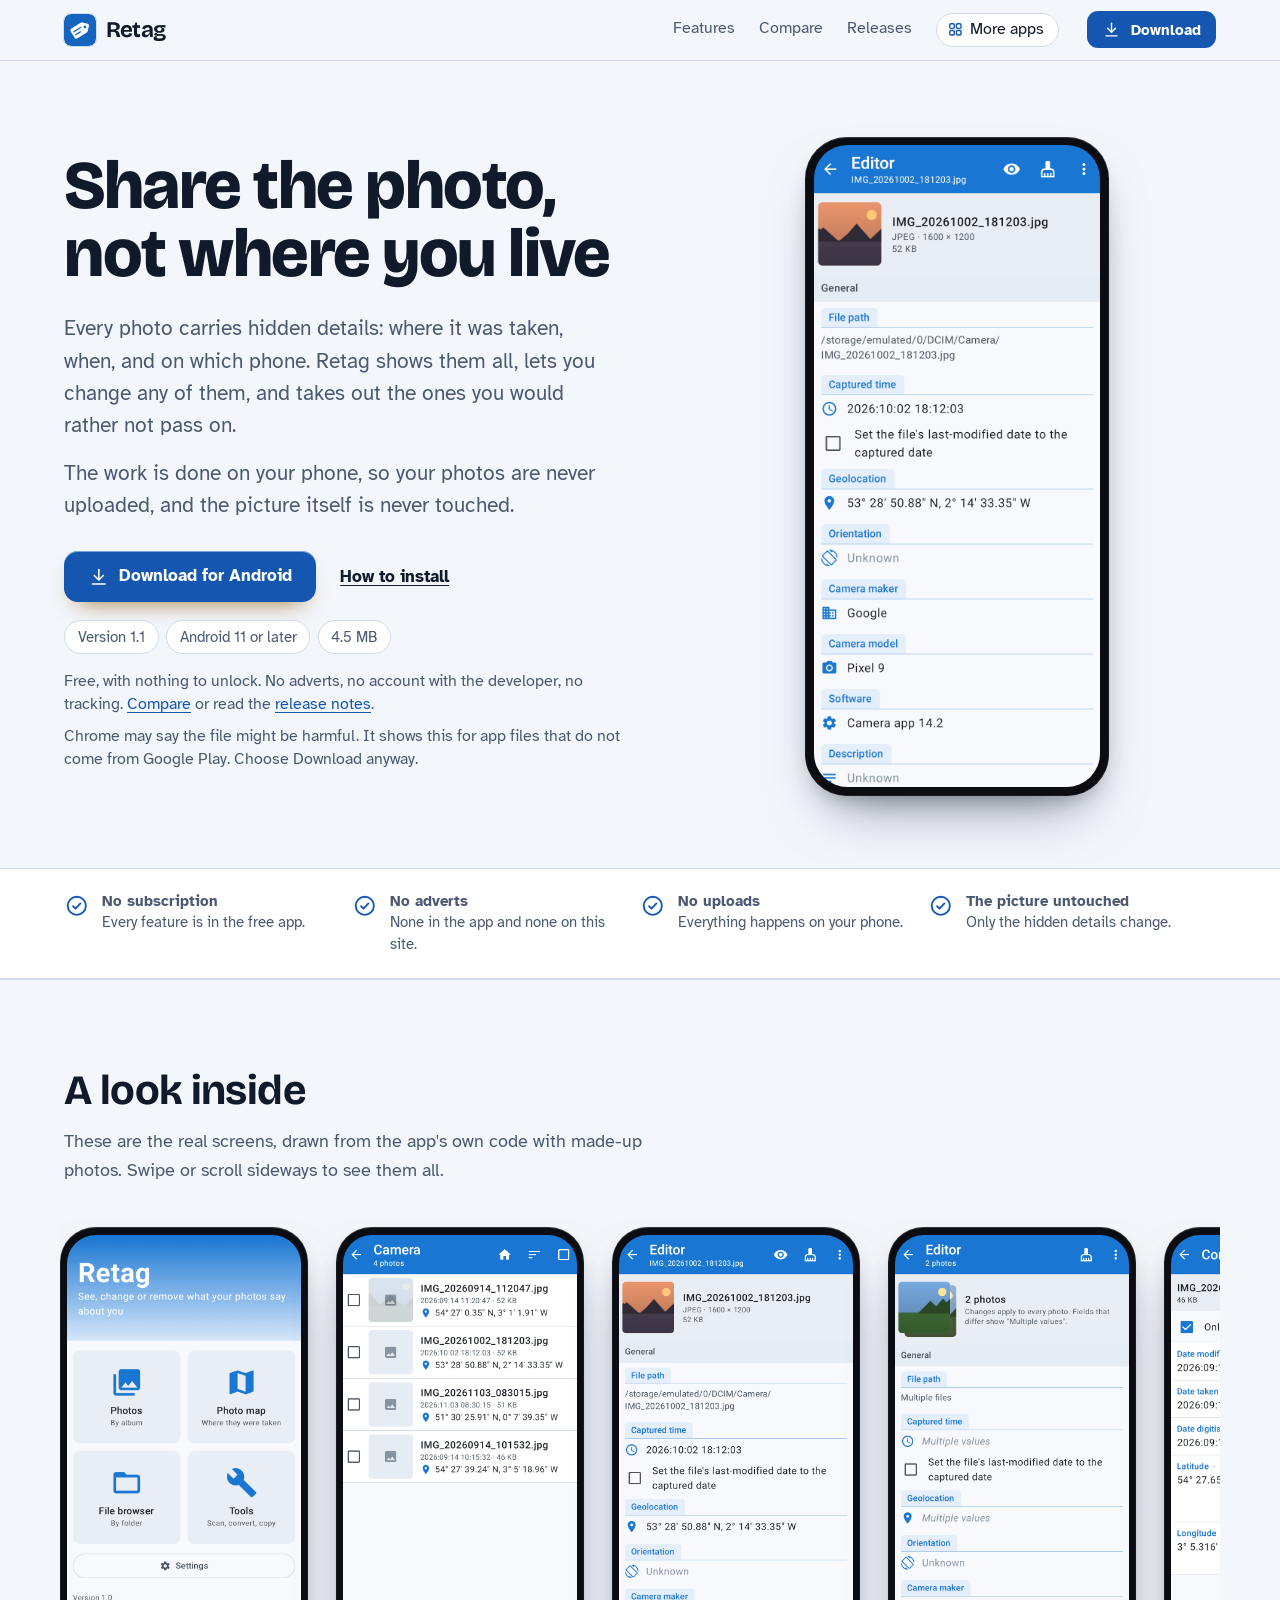
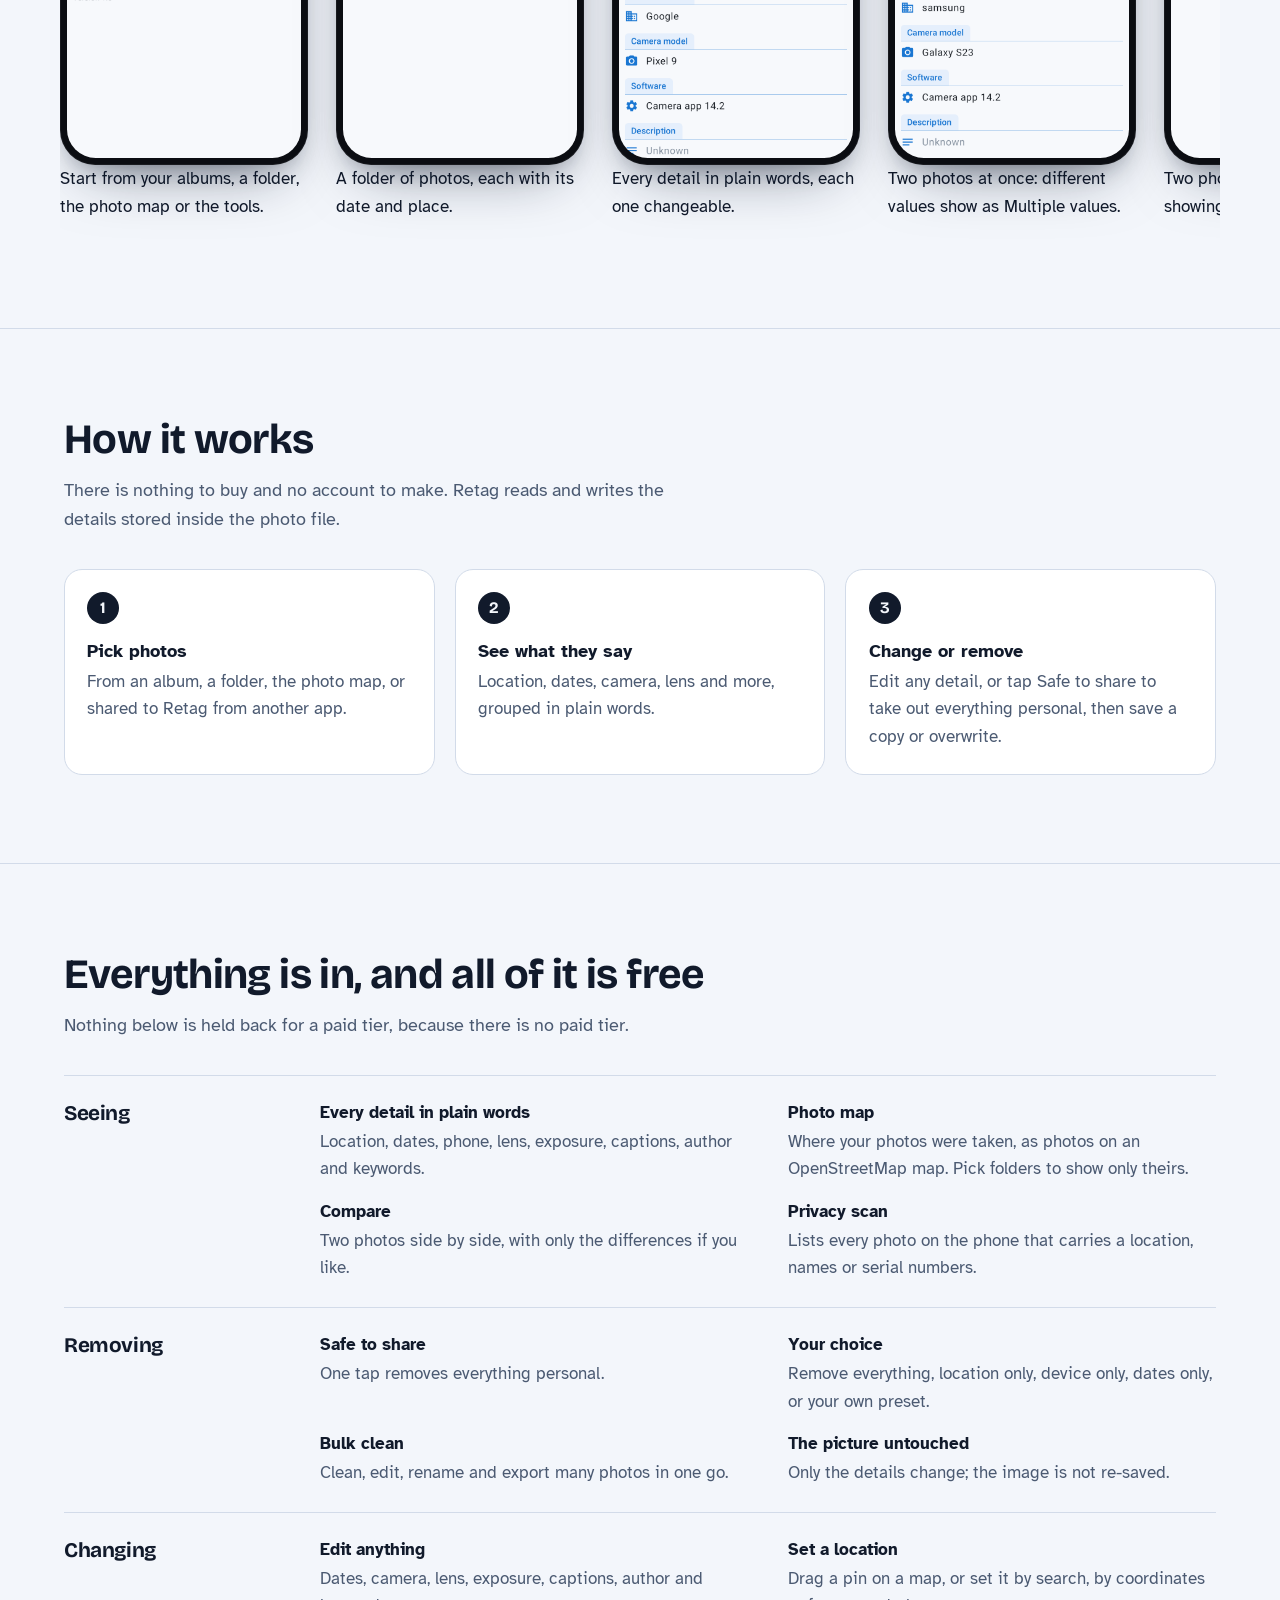
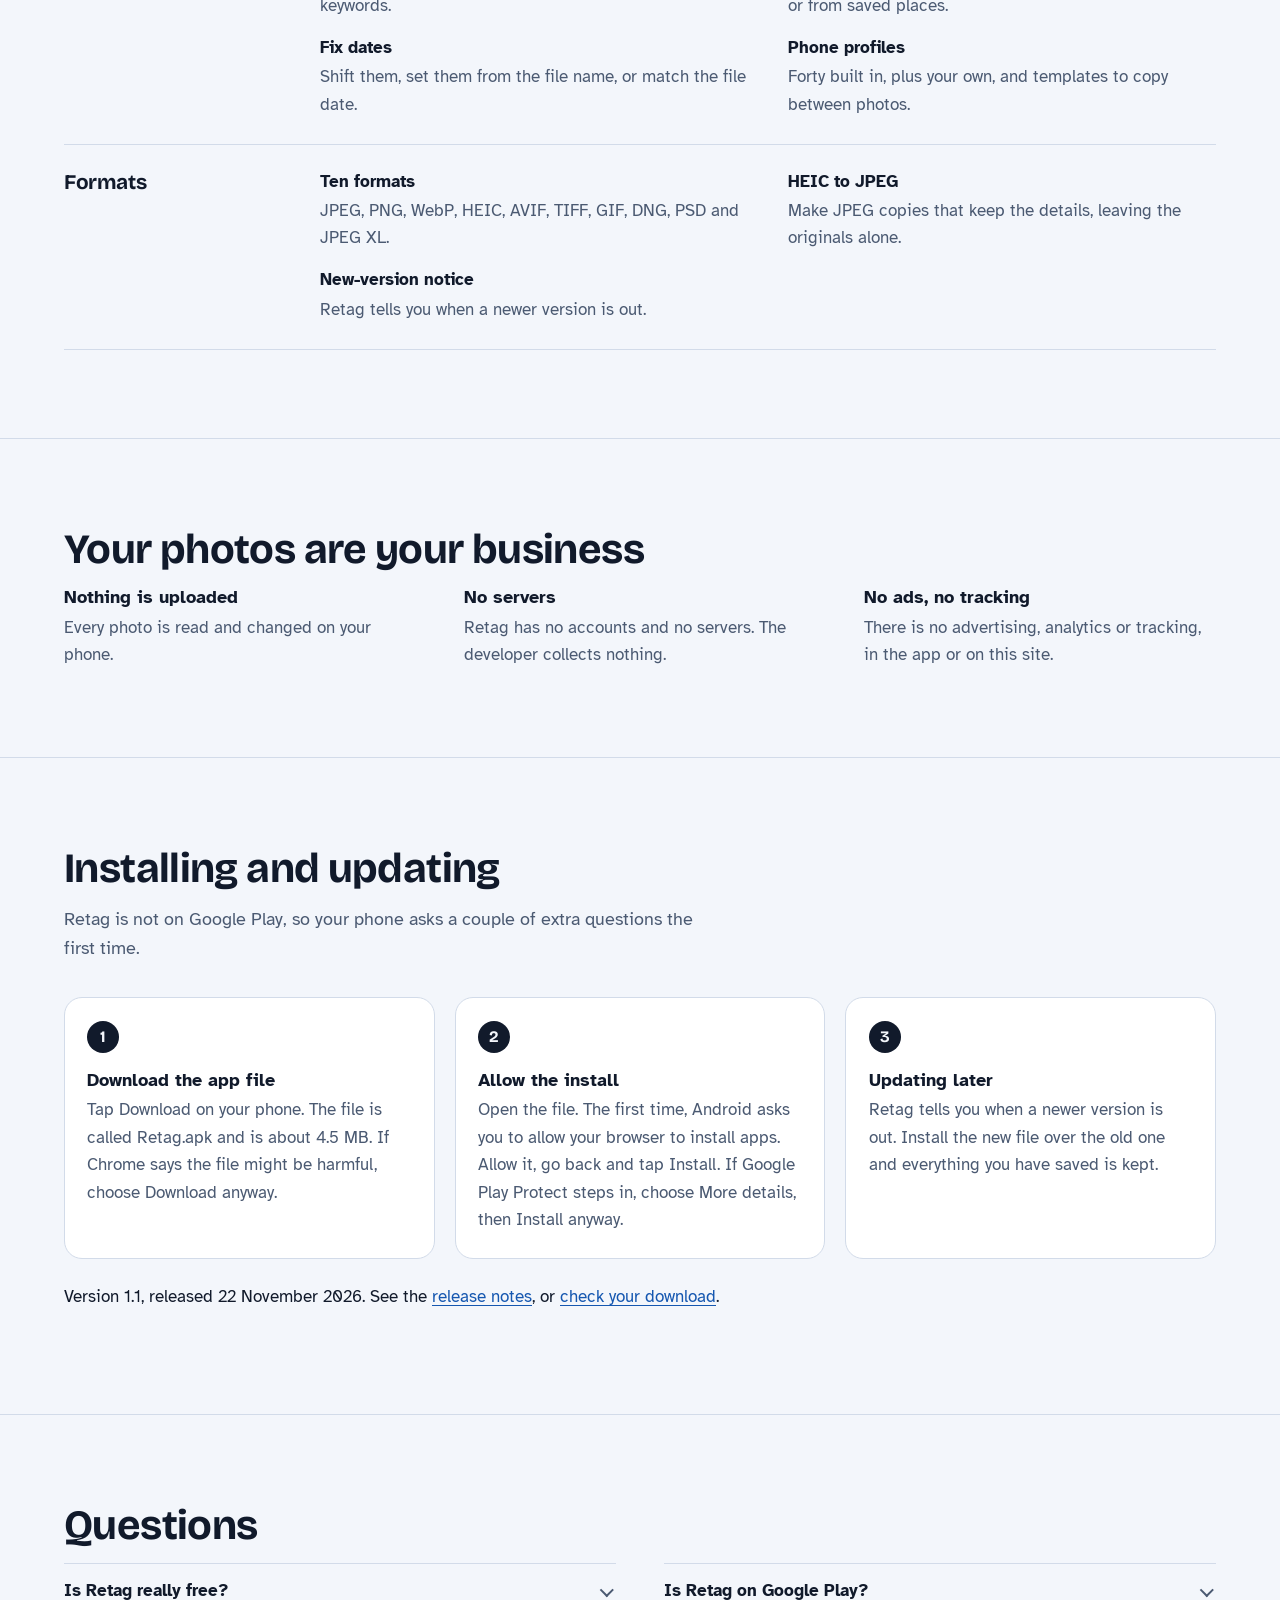
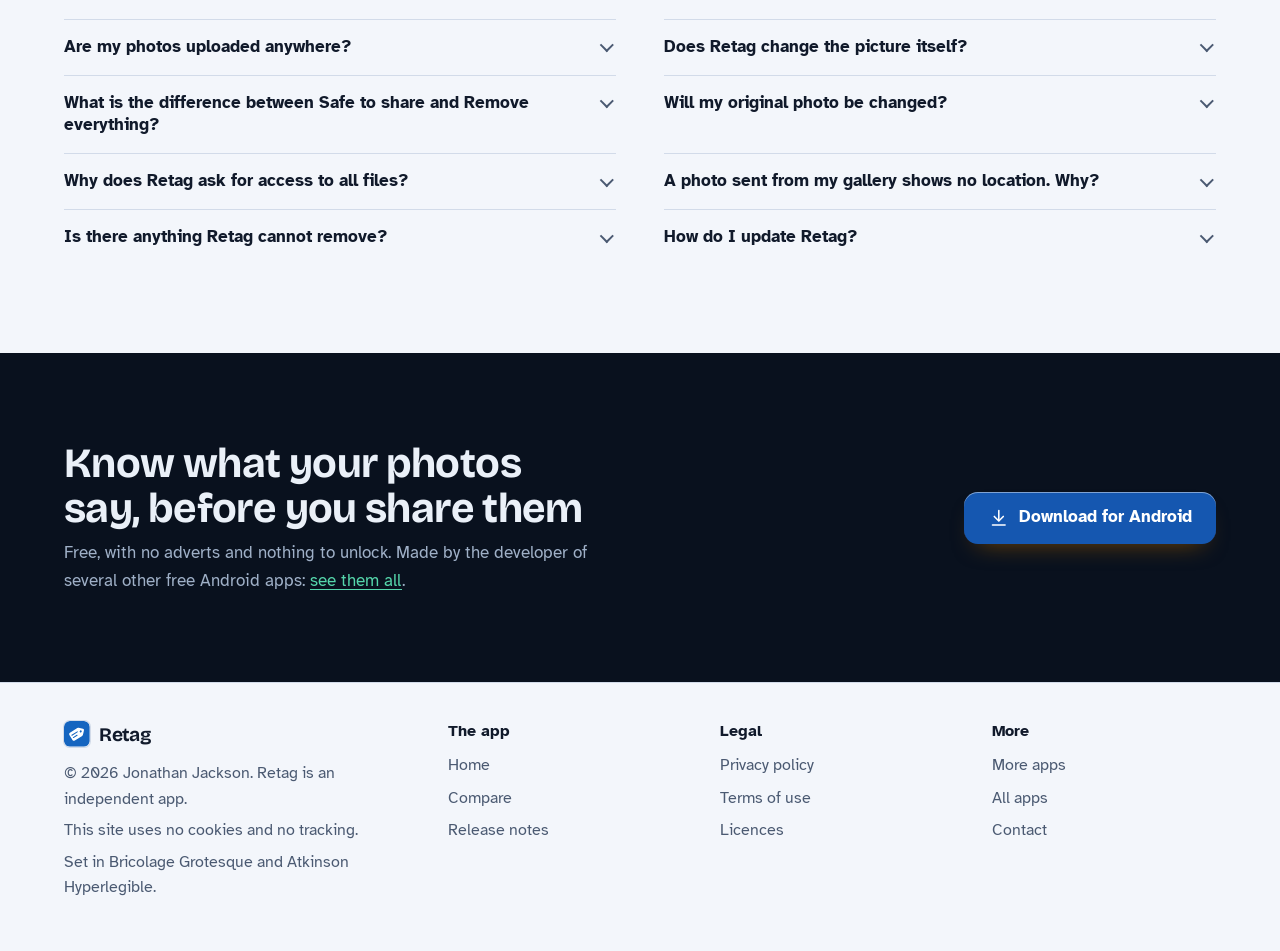
<file: index.html>
<!DOCTYPE html>
<html lang="en-GB">
<head>
<meta charset="utf-8">
<meta name="viewport" content="width=device-width, initial-scale=1">
<title>Retag: see, change or remove the hidden details in your photos</title>
<meta name="description" content="Retag is a free Android app that shows the hidden details in a photo, where, when and on which phone it was taken, and lets you change or remove them before you share. No adverts, no uploads.">
<meta name="author" content="Jonathan Jackson">
<link rel="canonical" href="https://customgpter.github.io/retag/">
<meta name="theme-color" content="#f3f6fb" media="(prefers-color-scheme: light)">
<meta name="theme-color" content="#0b111c" media="(prefers-color-scheme: dark)">
<meta property="og:type" content="website">
<meta property="og:site_name" content="Retag">
<meta property="og:title" content="Retag: see, change or remove the hidden details in your photos">
<meta property="og:description" content="Retag is a free Android app that shows the hidden details in a photo, where, when and on which phone it was taken, and lets you change or remove them before you share. No adverts, no uploads.">
<meta property="og:url" content="https://customgpter.github.io/retag/">
<meta property="og:image" content="https://customgpter.github.io/retag/assets/og.png">
<meta property="og:image:width" content="1200">
<meta property="og:image:height" content="630">
<meta property="og:image:alt" content="Retag&#x27;s editor showing a photo&#x27;s location, date and camera">
<meta property="og:locale" content="en_GB">
<meta name="twitter:card" content="summary_large_image">
<link rel="icon" href="./assets/favicon.svg" type="image/svg+xml">
<link rel="apple-touch-icon" href="./assets/apple-touch-icon.png">
<link rel="preload" href="./assets/fonts/bricolage-grotesque-latin.woff2" as="font" type="font/woff2" crossorigin>
<link rel="preload" href="./assets/fonts/atkinson-hyperlegible-latin-400-normal.woff2" as="font" type="font/woff2" crossorigin>
<link rel="stylesheet" href="./assets/site.css?v=1">
<link rel="stylesheet" href="./assets/house.css?v=1">
<link rel="stylesheet" href="./assets/apps-list.css?v=1">
<script src="./assets/apps-list.js?v=1" defer></script>
<script type="application/ld+json">{"@context":"https://schema.org","@type":"SoftwareApplication","name":"Retag","url":"https://customgpter.github.io/retag/","description":"Retag is a free Android app that shows the hidden details in a photo, where, when and on which phone it was taken, and lets you change or remove them before you share. No adverts, no uploads.","applicationCategory":"PhotographyApplication","operatingSystem":"Android 11 or later","softwareVersion":"1.1","downloadUrl":"https://github.com/CustomGPTer/retag/releases/latest/download/Retag.apk","releaseNotes":"https://customgpter.github.io/retag/releases.html","offers":{"@type":"Offer","price":"0","priceCurrency":"GBP"},"inLanguage":"en-GB","image":"https://customgpter.github.io/retag/assets/og.png","featureList":["Every detail in plain words","Photo map","Compare","Privacy scan","Safe to share","Your choice","Bulk clean","The picture untouched","Edit anything","Set a location","Fix dates","Phone profiles"],"author":{"@type":"Person","name":"Jonathan Jackson"}}</script>
<script type="application/ld+json">{"@context":"https://schema.org","@type":"FAQPage","mainEntity":[{"@type":"Question","name":"Is Retag really free?","acceptedAnswer":{"@type":"Answer","text":"Yes. There is no paid version, no subscription and no adverts, and nothing in the app is locked. See the comparison."}},{"@type":"Question","name":"Is Retag on Google Play?","acceptedAnswer":{"@type":"Answer","text":"No. Retag is a personal project and is downloaded from this site as an Android app file. It needs Android 11 or later, which covers almost every phone sold in recent years."}},{"@type":"Question","name":"Are my photos uploaded anywhere?","acceptedAnswer":{"@type":"Answer","text":"No. Retag reads and changes photos on your phone, and it has no servers. It uses the internet only to show the map, to look up a place or a height when you ask it to, and to check for a newer version. The detail is in the privacy policy."}},{"@type":"Question","name":"Does Retag change the picture itself?","acceptedAnswer":{"@type":"Answer","text":"No. It changes only the details stored alongside the picture. The picture is never recompressed, so nothing is lost in quality. The one exception is the HEIC to JPEG converter, which makes a new JPEG and leaves the original as it was."}},{"@type":"Question","name":"What is the difference between Safe to share and Remove everything?","acceptedAnswer":{"@type":"Answer","text":"Safe to share removes everything personal but keeps two things a photo needs in order to look right: which way up it is, and its colour profile. Remove everything takes those as well, so a photo taken sideways may then show sideways."}},{"@type":"Question","name":"Will my original photo be changed?","acceptedAnswer":{"@type":"Answer","text":"Not unless you ask. Retag saves a changed copy in Pictures/Retag and leaves the original alone. A switch in Settings makes it change the original instead, and you can undo that straight afterwards."}},{"@type":"Question","name":"Why does Retag ask for access to all files?","acceptedAnswer":{"@type":"Answer","text":"Retag changes photo files where they are, in whichever folder they are kept. Android lets an app do that only with this permission. Retag uses it to list your folders and to read and rewrite pictures, and for nothing else."}},{"@type":"Question","name":"A photo sent from my gallery shows no location. Why?","acceptedAnswer":{"@type":"Answer","text":"Some gallery apps take the location out when they pass a photo to another app. Open the photo from inside Retag instead, using Photos or File browser, and everything in it is shown."}},{"@type":"Question","name":"Is there anything Retag cannot remove?","acceptedAnswer":{"@type":"Answer","text":"Retag clears what is written in the file around the picture. It does not alter the picture, so anything you can see in it stays, as does any mark woven into the picture itself. HEIC and AVIF files keep some built-in extras, and camera RAW files keep their make and model so that they still open properly. The limits are set out on the compare page."}},{"@type":"Question","name":"How do I update Retag?","acceptedAnswer":{"@type":"Answer","text":"Retag tells you when it opens if a newer version is out. Download it from this site and install it over the one you have. Your settings, saved places, presets and templates are kept."}}]}</script>
</head>
<body>
<a class="skip" href="#main">Skip to content</a>
<header class="masthead">
<div class="wrap">
<a class="brand" href="./" aria-label="Retag home"><svg viewBox="0 0 108 108" aria-hidden="true"><rect width="108" height="108" rx="24" fill="#1565c0"/><g transform="translate(54 54) scale(1.22) rotate(-32) translate(-54 -54)"><path fill="#fff" d="M36 38h30a6 6 0 0 1 4.2 1.8l11 11a4.5 4.5 0 0 1 0 6.4l-11 11a6 6 0 0 1-4.2 1.8H36a6 6 0 0 1-6-6V44a6 6 0 0 1 6-6z"/><circle cx="70" cy="54" r="3.6" fill="#1565c0"/><path fill="#1565c0" d="M37 47.5h22a1.75 1.75 0 0 1 0 3.5H37a1.75 1.75 0 0 1 0-3.5zM37 57h15a1.75 1.75 0 0 1 0 3.5H37a1.75 1.75 0 0 1 0-3.5z"/></g></svg><span>Retag</span></a>
<nav aria-label="Main"><ul><li><a href="./#features">Features</a></li><li><a href="./compare.html">Compare</a></li><li><a href="./releases.html">Releases</a></li><li><a class="more-apps" href="./more-apps.html"><svg class="ico" viewBox="0 0 24 24" aria-hidden="true"><rect x="4" y="4" width="6.5" height="6.5" rx="1.6"/><rect x="13.5" y="4" width="6.5" height="6.5" rx="1.6"/><rect x="4" y="13.5" width="6.5" height="6.5" rx="1.6"/><rect x="13.5" y="13.5" width="6.5" height="6.5" rx="1.6"/></svg>More apps</a></li></ul></nav>
<a class="button small" href="https://github.com/CustomGPTer/retag/releases/latest/download/Retag.apk"><svg class="ico" viewBox="0 0 24 24" aria-hidden="true"><path d="M12 4v11"/><path d="M7 10.5l5 5 5-5"/><path d="M5 20h14"/></svg>Download</a>
</div>
</header>
<main id="main">
<div class="hero">
<div class="wrap hero-grid">
<div class="hero-copy">
<h1>Share the photo, not where you live</h1>
<p class="lede">Every photo carries hidden details: where it was taken, when, and on which phone. Retag shows them all, lets you change any of them, and takes out the ones you would rather not pass on.</p><p class="lede">The work is done on your phone, so your photos are never uploaded, and the picture itself is never touched.</p>

<p class="get" id="download"><a class="button" href="https://github.com/CustomGPTer/retag/releases/latest/download/Retag.apk"><svg class="ico" viewBox="0 0 24 24" aria-hidden="true"><path d="M12 4v11"/><path d="M7 10.5l5 5 5-5"/><path d="M5 20h14"/></svg>Download for Android</a><a class="aside" href="#install">How to install</a></p>
<ul class="pills"><li>Version 1.1</li><li>Android 11 or later</li><li>4.5 MB</li></ul>
<p class="facts">Free, with nothing to unlock. No adverts, no account with the developer, no tracking. <a href="compare.html">Compare</a> or read the <a href="releases.html">release notes</a>.</p>
<p class="facts">Chrome may say the file might be harmful. It shows this for app files that do not come from Google Play. Choose Download anyway.</p>
</div>
<div class="hero-phone"><div class="phone"><img src="./assets/screens/editor.png" alt="Every detail in plain words, each one changeable." width="393" height="852" fetchpriority="high"></div></div>
</div>
</div>

<section class="promises" aria-label="In short">
<div class="wrap"><ul><li><svg class="ico" viewBox="0 0 24 24" aria-hidden="true"><circle cx="12" cy="12" r="8.5"/><path d="M8.6 12.4l2.3 2.3 4.5-4.9"/></svg><span><b>No subscription</b><span>Every feature is in the free app.</span></span></li><li><svg class="ico" viewBox="0 0 24 24" aria-hidden="true"><circle cx="12" cy="12" r="8.5"/><path d="M8.6 12.4l2.3 2.3 4.5-4.9"/></svg><span><b>No adverts</b><span>None in the app and none on this site.</span></span></li><li><svg class="ico" viewBox="0 0 24 24" aria-hidden="true"><circle cx="12" cy="12" r="8.5"/><path d="M8.6 12.4l2.3 2.3 4.5-4.9"/></svg><span><b>No uploads</b><span>Everything happens on your phone.</span></span></li><li><svg class="ico" viewBox="0 0 24 24" aria-hidden="true"><circle cx="12" cy="12" r="8.5"/><path d="M8.6 12.4l2.3 2.3 4.5-4.9"/></svg><span><b>The picture untouched</b><span>Only the hidden details change.</span></span></li></ul></div>
</section>

<section id="screens" aria-labelledby="screens-h">
<div class="wrap">
<h2 id="screens-h">A look inside</h2>
<p class="intro">These are the real screens, drawn from the app&#x27;s own code with made-up photos. Swipe or scroll sideways to see them all.</p>
<div class="gallery" tabindex="0" role="region" aria-label="Screens from Retag"><figure class="shot"><div class="phone"><img src="./assets/screens/home.png" alt="Start from your albums, a folder, the photo map or the tools." width="393" height="852" loading="eager" decoding="async"></div><figcaption>Start from your albums, a folder, the photo map or the tools.</figcaption></figure><figure class="shot"><div class="phone"><img src="./assets/screens/files.png" alt="A folder of photos, each with its date and place." width="393" height="852" loading="eager" decoding="async"></div><figcaption>A folder of photos, each with its date and place.</figcaption></figure><figure class="shot"><div class="phone"><img src="./assets/screens/editor.png" alt="Every detail in plain words, each one changeable." width="393" height="852" loading="eager" decoding="async"></div><figcaption>Every detail in plain words, each one changeable.</figcaption></figure><figure class="shot"><div class="phone"><img src="./assets/screens/batch.png" alt="Two photos at once: different values show as Multiple values." width="393" height="852" loading="eager" decoding="async"></div><figcaption>Two photos at once: different values show as Multiple values.</figcaption></figure><figure class="shot"><div class="phone"><img src="./assets/screens/compare.png" alt="Two photos side by side, showing only what differs." width="393" height="852" loading="eager" decoding="async"></div><figcaption>Two photos side by side, showing only what differs.</figcaption></figure><figure class="shot"><div class="phone"><img src="./assets/screens/tools.png" alt="Tools: a privacy scan, conversion and copying details." width="393" height="852" loading="eager" decoding="async"></div><figcaption>Tools: a privacy scan, conversion and copying details.</figcaption></figure><figure class="shot"><div class="phone"><img src="./assets/screens/profiles.png" alt="Forty phone profiles, and your own." width="393" height="852" loading="eager" decoding="async"></div><figcaption>Forty phone profiles, and your own.</figcaption></figure><figure class="shot"><div class="phone"><img src="./assets/screens/settings.png" alt="Settings for saving, and what Remove takes out first." width="393" height="852" loading="eager" decoding="async"></div><figcaption>Settings for saving, and what Remove takes out first.</figcaption></figure></div>
</div>
</section>

<section id="how" aria-labelledby="how-h">
<div class="wrap">
<h2 id="how-h">How it works</h2>
<p class="intro">There is nothing to buy and no account to make. Retag reads and writes the details stored inside the photo file.</p>
<ol class="steps"><li><h3>Pick photos</h3><p>From an album, a folder, the photo map, or shared to Retag from another app.</p></li><li><h3>See what they say</h3><p>Location, dates, camera, lens and more, grouped in plain words.</p></li><li><h3>Change or remove</h3><p>Edit any detail, or tap Safe to share to take out everything personal, then save a copy or overwrite.</p></li></ol>
</div>
</section>

<section id="features" aria-labelledby="features-h">
<div class="wrap">
<h2 id="features-h">Everything is in, and all of it is free</h2>
<p class="intro">Nothing below is held back for a paid tier, because there is no paid tier.</p>
<div class="groups"><div class="group"><h3>Seeing</h3><dl><div><dt>Every detail in plain words</dt><dd>Location, dates, phone, lens, exposure, captions, author and keywords.</dd></div><div><dt>Photo map</dt><dd>Where your photos were taken, as photos on an OpenStreetMap map. Pick folders to show only theirs.</dd></div><div><dt>Compare</dt><dd>Two photos side by side, with only the differences if you like.</dd></div><div><dt>Privacy scan</dt><dd>Lists every photo on the phone that carries a location, names or serial numbers.</dd></div></dl></div><div class="group"><h3>Removing</h3><dl><div><dt>Safe to share</dt><dd>One tap removes everything personal.</dd></div><div><dt>Your choice</dt><dd>Remove everything, location only, device only, dates only, or your own preset.</dd></div><div><dt>Bulk clean</dt><dd>Clean, edit, rename and export many photos in one go.</dd></div><div><dt>The picture untouched</dt><dd>Only the details change; the image is not re-saved.</dd></div></dl></div><div class="group"><h3>Changing</h3><dl><div><dt>Edit anything</dt><dd>Dates, camera, lens, exposure, captions, author and keywords.</dd></div><div><dt>Set a location</dt><dd>Drag a pin on a map, or set it by search, by coordinates or from saved places.</dd></div><div><dt>Fix dates</dt><dd>Shift them, set them from the file name, or match the file date.</dd></div><div><dt>Phone profiles</dt><dd>Forty built in, plus your own, and templates to copy between photos.</dd></div></dl></div><div class="group"><h3>Formats</h3><dl><div><dt>Ten formats</dt><dd>JPEG, PNG, WebP, HEIC, AVIF, TIFF, GIF, DNG, PSD and JPEG XL.</dd></div><div><dt>HEIC to JPEG</dt><dd>Make JPEG copies that keep the details, leaving the originals alone.</dd></div><div><dt>New-version notice</dt><dd>Retag tells you when a newer version is out.</dd></div></dl></div></div>
</div>
</section>

<section id="privacy" aria-labelledby="privacy-h">
<div class="wrap">
<h2 id="privacy-h">Your photos are your business</h2>
<ul class="plain"><li><h3>Nothing is uploaded</h3><p>Every photo is read and changed on your phone.</p></li><li><h3>No servers</h3><p>Retag has no accounts and no servers. The developer collects nothing.</p></li><li><h3>No ads, no tracking</h3><p>There is no advertising, analytics or tracking, in the app or on this site.</p></li></ul>
</div>
</section>

<section id="install" aria-labelledby="install-h">
<div class="wrap">
<h2 id="install-h">Installing and updating</h2>
<p class="intro">Retag is not on Google Play, so your phone asks a couple of extra questions the first time.</p>
<ol class="steps"><li><h3>Download the app file</h3><p>Tap Download on your phone. The file is called Retag.apk and is about 4.5 MB. If Chrome says the file might be harmful, choose Download anyway.</p></li><li><h3>Allow the install</h3><p>Open the file. The first time, Android asks you to allow your browser to install apps. Allow it, go back and tap Install. If Google Play Protect steps in, choose More details, then Install anyway.</p></li><li><h3>Updating later</h3><p>Retag tells you when a newer version is out. Install the new file over the old one and everything you have saved is kept.</p></li></ol>
<p class="after-table">Version 1.1, released 22 November 2026. See the <a href="releases.html">release notes</a>, or <a href="releases.html#checking">check your download</a>.</p>
</div>
</section>

<section id="questions" aria-labelledby="questions-h">
<div class="wrap">
<h2 id="questions-h">Questions</h2>
<div class="faq"><details><summary>Is Retag really free?</summary><p>Yes. There is no paid version, no subscription and no adverts, and nothing in the app is locked. <a href="compare.html">See the comparison</a>.</p></details><details><summary>Is Retag on Google Play?</summary><p>No. Retag is a personal project and is downloaded from this site as an Android app file. It needs Android 11 or later, which covers almost every phone sold in recent years.</p></details><details><summary>Are my photos uploaded anywhere?</summary><p>No. Retag reads and changes photos on your phone, and it has no servers. It uses the internet only to show the map, to look up a place or a height when you ask it to, and to check for a newer version. The detail is in the <a href="privacy.html#services">privacy policy</a>.</p></details><details><summary>Does Retag change the picture itself?</summary><p>No. It changes only the details stored alongside the picture. The picture is never recompressed, so nothing is lost in quality. The one exception is the HEIC to JPEG converter, which makes a new JPEG and leaves the original as it was.</p></details><details><summary>What is the difference between Safe to share and Remove everything?</summary><p>Safe to share removes everything personal but keeps two things a photo needs in order to look right: which way up it is, and its colour profile. Remove everything takes those as well, so a photo taken sideways may then show sideways.</p></details><details><summary>Will my original photo be changed?</summary><p>Not unless you ask. Retag saves a changed copy in Pictures/Retag and leaves the original alone. A switch in Settings makes it change the original instead, and you can undo that straight afterwards.</p></details><details><summary>Why does Retag ask for access to all files?</summary><p>Retag changes photo files where they are, in whichever folder they are kept. Android lets an app do that only with this permission. Retag uses it to list your folders and to read and rewrite pictures, and for nothing else.</p></details><details><summary>A photo sent from my gallery shows no location. Why?</summary><p>Some gallery apps take the location out when they pass a photo to another app. Open the photo from inside Retag instead, using Photos or File browser, and everything in it is shown.</p></details><details><summary>Is there anything Retag cannot remove?</summary><p>Retag clears what is written in the file around the picture. It does not alter the picture, so anything you can see in it stays, as does any mark woven into the picture itself. HEIC and AVIF files keep some built-in extras, and camera RAW files keep their make and model so that they still open properly. The limits are set out on the <a href="compare.html#honest">compare page</a>.</p></details><details><summary>How do I update Retag?</summary><p>Retag tells you when it opens if a newer version is out. Download it from this site and install it over the one you have. Your settings, saved places, presets and templates are kept.</p></details></div>
</div>
</section>

<section class="closing" aria-labelledby="closing-h">
<div class="wrap">
<div><h2 id="closing-h">Know what your photos say, before you share them</h2><p>Free, with no adverts and nothing to unlock. Made by the developer of several other free Android apps: <a href="more-apps.html">see them all</a>.</p></div>
<a class="button" href="https://github.com/CustomGPTer/retag/releases/latest/download/Retag.apk"><svg class="ico" viewBox="0 0 24 24" aria-hidden="true"><path d="M12 4v11"/><path d="M7 10.5l5 5 5-5"/><path d="M5 20h14"/></svg>Download for Android</a>
</div>
</section>
</main>
<footer class="colophon">
<div class="wrap">
<div>
<a class="brand" href="./" aria-label="Retag home"><svg viewBox="0 0 108 108" aria-hidden="true"><rect width="108" height="108" rx="24" fill="#1565c0"/><g transform="translate(54 54) scale(1.22) rotate(-32) translate(-54 -54)"><path fill="#fff" d="M36 38h30a6 6 0 0 1 4.2 1.8l11 11a4.5 4.5 0 0 1 0 6.4l-11 11a6 6 0 0 1-4.2 1.8H36a6 6 0 0 1-6-6V44a6 6 0 0 1 6-6z"/><circle cx="70" cy="54" r="3.6" fill="#1565c0"/><path fill="#1565c0" d="M37 47.5h22a1.75 1.75 0 0 1 0 3.5H37a1.75 1.75 0 0 1 0-3.5zM37 57h15a1.75 1.75 0 0 1 0 3.5H37a1.75 1.75 0 0 1 0-3.5z"/></g></svg><span>Retag</span></a>
<p>&copy; 2026 Jonathan Jackson. Retag is an independent app.</p>
<p>This site uses no cookies and no tracking.</p>
<p>Set in Bricolage Grotesque and Atkinson Hyperlegible.</p>
</div>
<nav aria-label="The app"><h2>The app</h2><ul>
<li><a href="./">Home</a></li>
<li><a href="./compare.html">Compare</a></li>
<li><a href="./releases.html">Release notes</a></li>
</ul></nav>
<nav aria-label="Legal"><h2>Legal</h2><ul>
<li><a href="./privacy.html">Privacy policy</a></li>
<li><a href="./terms.html">Terms of use</a></li>
<li><a href="./licences.html">Licences</a></li>
</ul></nav>
<nav aria-label="More"><h2>More</h2><ul>
<li><a href="./more-apps.html">More apps</a></li>
<li><a href="https://customgpter.github.io/">All apps</a></li>
<li><a href="https://github.com/CustomGPTer/retag/issues">Contact</a></li>
</ul></nav>
</div>
</footer>
</body>
</html>
</file>
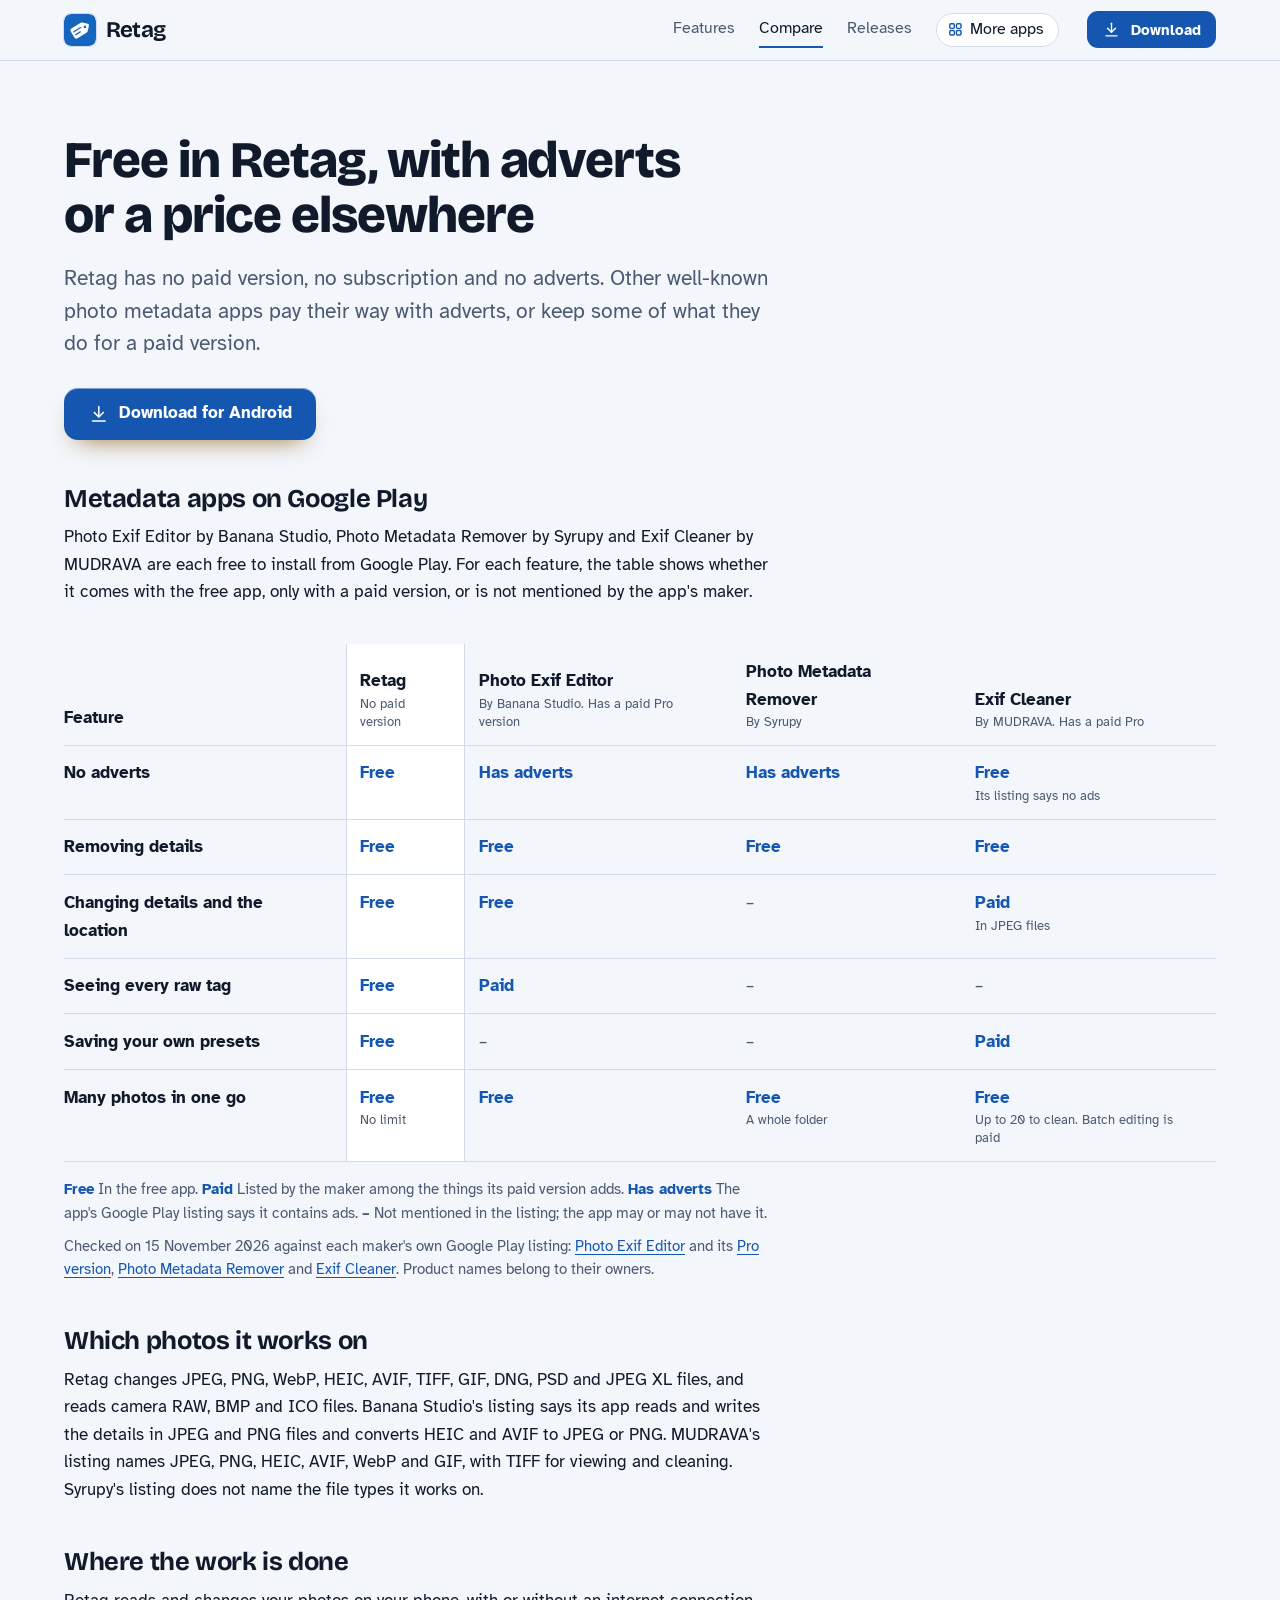
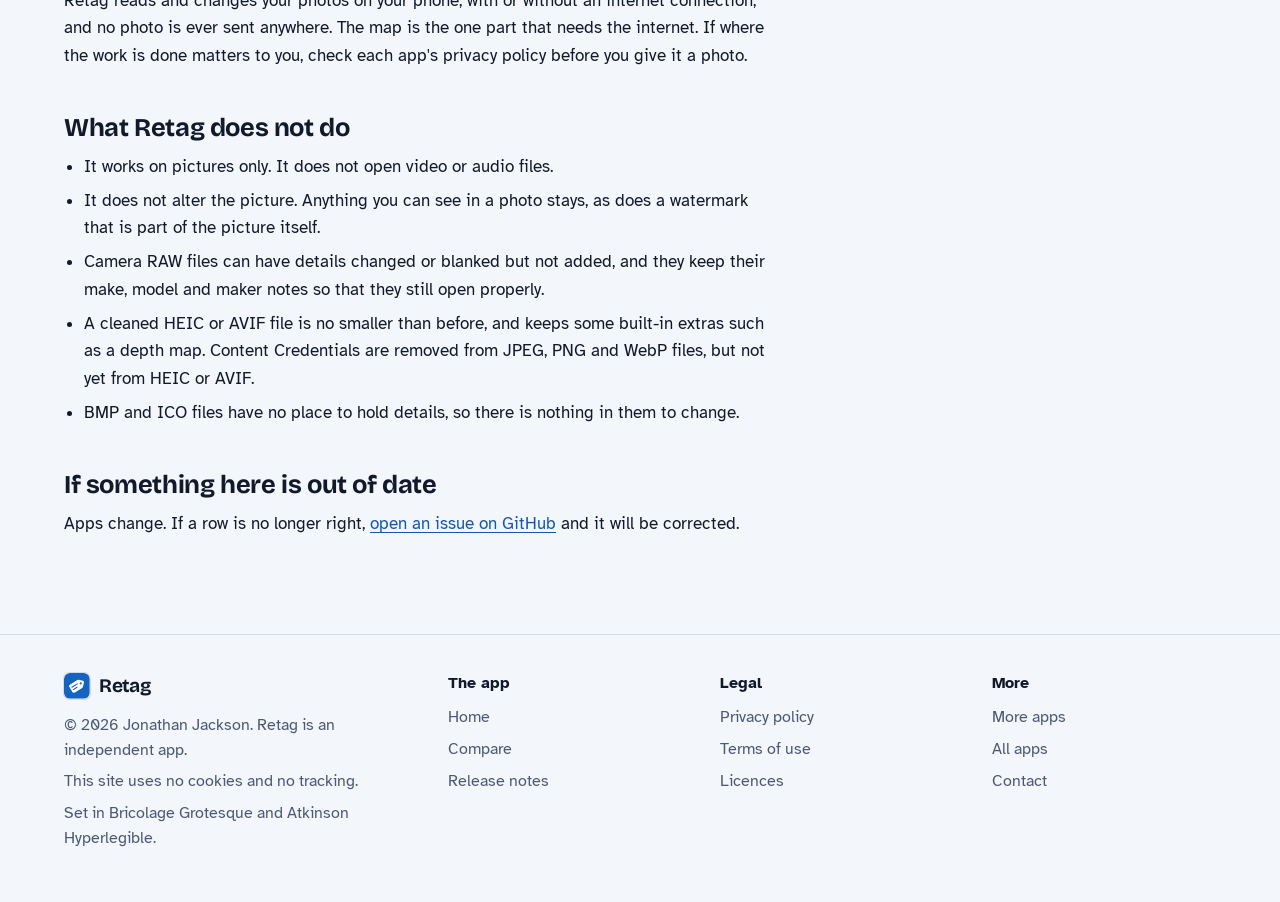
<file: compare.html>
<!DOCTYPE html>
<html lang="en-GB">
<head>
<meta charset="utf-8">
<meta name="viewport" content="width=device-width, initial-scale=1">
<title>Retag compared with other Android photo metadata apps</title>
<meta name="description" content="How Retag compares with Photo Exif Editor, Photo Metadata Remover and Exif Cleaner: what is free, what is paid and what carries adverts.">
<meta name="author" content="Jonathan Jackson">
<link rel="canonical" href="https://customgpter.github.io/retag/compare.html">
<meta name="theme-color" content="#f3f6fb" media="(prefers-color-scheme: light)">
<meta name="theme-color" content="#0b111c" media="(prefers-color-scheme: dark)">
<meta property="og:type" content="website">
<meta property="og:site_name" content="Retag">
<meta property="og:title" content="Retag compared with other Android photo metadata apps">
<meta property="og:description" content="How Retag compares with Photo Exif Editor, Photo Metadata Remover and Exif Cleaner: what is free, what is paid and what carries adverts.">
<meta property="og:url" content="https://customgpter.github.io/retag/compare.html">
<meta property="og:image" content="https://customgpter.github.io/retag/assets/og.png">
<meta property="og:image:width" content="1200">
<meta property="og:image:height" content="630">
<meta property="og:image:alt" content="Retag&#x27;s editor showing a photo&#x27;s location, date and camera">
<meta property="og:locale" content="en_GB">
<meta name="twitter:card" content="summary_large_image">
<link rel="icon" href="./assets/favicon.svg" type="image/svg+xml">
<link rel="apple-touch-icon" href="./assets/apple-touch-icon.png">
<link rel="preload" href="./assets/fonts/bricolage-grotesque-latin.woff2" as="font" type="font/woff2" crossorigin>
<link rel="preload" href="./assets/fonts/atkinson-hyperlegible-latin-400-normal.woff2" as="font" type="font/woff2" crossorigin>
<link rel="stylesheet" href="./assets/site.css?v=1">
<link rel="stylesheet" href="./assets/house.css?v=1">
<link rel="stylesheet" href="./assets/apps-list.css?v=1">
<script src="./assets/apps-list.js?v=1" defer></script>
</head>
<body>
<a class="skip" href="#main">Skip to content</a>
<header class="masthead">
<div class="wrap">
<a class="brand" href="./" aria-label="Retag home"><svg viewBox="0 0 108 108" aria-hidden="true"><rect width="108" height="108" rx="24" fill="#1565c0"/><g transform="translate(54 54) scale(1.22) rotate(-32) translate(-54 -54)"><path fill="#fff" d="M36 38h30a6 6 0 0 1 4.2 1.8l11 11a4.5 4.5 0 0 1 0 6.4l-11 11a6 6 0 0 1-4.2 1.8H36a6 6 0 0 1-6-6V44a6 6 0 0 1 6-6z"/><circle cx="70" cy="54" r="3.6" fill="#1565c0"/><path fill="#1565c0" d="M37 47.5h22a1.75 1.75 0 0 1 0 3.5H37a1.75 1.75 0 0 1 0-3.5zM37 57h15a1.75 1.75 0 0 1 0 3.5H37a1.75 1.75 0 0 1 0-3.5z"/></g></svg><span>Retag</span></a>
<nav aria-label="Main"><ul><li><a href="./#features">Features</a></li><li><a href="./compare.html" aria-current="page">Compare</a></li><li><a href="./releases.html">Releases</a></li><li><a class="more-apps" href="./more-apps.html"><svg class="ico" viewBox="0 0 24 24" aria-hidden="true"><rect x="4" y="4" width="6.5" height="6.5" rx="1.6"/><rect x="13.5" y="4" width="6.5" height="6.5" rx="1.6"/><rect x="4" y="13.5" width="6.5" height="6.5" rx="1.6"/><rect x="13.5" y="13.5" width="6.5" height="6.5" rx="1.6"/></svg>More apps</a></li></ul></nav>
<a class="button small" href="https://github.com/CustomGPTer/retag/releases/latest/download/Retag.apk"><svg class="ico" viewBox="0 0 24 24" aria-hidden="true"><path d="M12 4v11"/><path d="M7 10.5l5 5 5-5"/><path d="M5 20h14"/></svg>Download</a>
</div>
</header>
<main id="main" class="doc">
<div class="wrap">
<div class="measure">
<h1>Free in Retag, with adverts or a price elsewhere</h1>
<p class="lede">Retag has no paid version, no subscription and no adverts. Other well-known photo metadata apps pay their way with adverts, or keep some of what they do for a paid version.</p>
<p class="get"><a class="button" href="https://github.com/CustomGPTer/retag/releases/latest/download/Retag.apk"><svg class="ico" viewBox="0 0 24 24" aria-hidden="true"><path d="M12 4v11"/><path d="M7 10.5l5 5 5-5"/><path d="M5 20h14"/></svg>Download for Android</a></p>
<h2 id="paid">Metadata apps on Google Play</h2>
<p>Photo Exif Editor by Banana Studio, Photo Metadata Remover by Syrupy and Exif Cleaner by MUDRAVA are each free to install from Google Play. For each feature, the table shows whether it comes with the free app, only with a paid version, or is not mentioned by the app's maker.</p>
</div>
<div class="scroll">
<table class="cmp">
<thead><tr><th scope="col">Feature</th><th scope="col" class="ours">Retag<small>No paid version</small></th><th scope="col">Photo Exif Editor<small>By Banana Studio. Has a paid Pro version</small></th><th scope="col">Photo Metadata Remover<small>By Syrupy</small></th><th scope="col">Exif Cleaner<small>By MUDRAVA. Has a paid Pro</small></th></tr></thead>
<tbody>
<tr><th scope="row">No adverts</th><td class="yes ours"><span class="app">Retag</span><span class="v">Free</span></td><td class="pay"><span class="app">Photo Exif Editor</span><span class="v">Has adverts</span></td><td class="pay"><span class="app">Photo Metadata Remover</span><span class="v">Has adverts</span></td><td class="yes"><span class="app">Exif Cleaner</span><span class="v">Free<small>Its listing says no ads</small></span></td></tr>
<tr><th scope="row">Removing details</th><td class="yes ours"><span class="app">Retag</span><span class="v">Free</span></td><td class="yes"><span class="app">Photo Exif Editor</span><span class="v">Free</span></td><td class="yes"><span class="app">Photo Metadata Remover</span><span class="v">Free</span></td><td class="yes"><span class="app">Exif Cleaner</span><span class="v">Free</span></td></tr>
<tr><th scope="row">Changing details and the location</th><td class="yes ours"><span class="app">Retag</span><span class="v">Free</span></td><td class="yes"><span class="app">Photo Exif Editor</span><span class="v">Free</span></td><td class="na"><span class="app">Photo Metadata Remover</span><span class="v"><span aria-label="Not mentioned in its listing">&ndash;</span></span></td><td class="pay"><span class="app">Exif Cleaner</span><span class="v">Paid<small>In JPEG files</small></span></td></tr>
<tr><th scope="row">Seeing every raw tag</th><td class="yes ours"><span class="app">Retag</span><span class="v">Free</span></td><td class="pay"><span class="app">Photo Exif Editor</span><span class="v">Paid</span></td><td class="na"><span class="app">Photo Metadata Remover</span><span class="v"><span aria-label="Not mentioned in its listing">&ndash;</span></span></td><td class="na"><span class="app">Exif Cleaner</span><span class="v"><span aria-label="Not mentioned in its listing">&ndash;</span></span></td></tr>
<tr><th scope="row">Saving your own presets</th><td class="yes ours"><span class="app">Retag</span><span class="v">Free</span></td><td class="na"><span class="app">Photo Exif Editor</span><span class="v"><span aria-label="Not mentioned in its listing">&ndash;</span></span></td><td class="na"><span class="app">Photo Metadata Remover</span><span class="v"><span aria-label="Not mentioned in its listing">&ndash;</span></span></td><td class="pay"><span class="app">Exif Cleaner</span><span class="v">Paid</span></td></tr>
<tr><th scope="row">Many photos in one go</th><td class="yes ours"><span class="app">Retag</span><span class="v">Free<small>No limit</small></span></td><td class="yes"><span class="app">Photo Exif Editor</span><span class="v">Free</span></td><td class="yes"><span class="app">Photo Metadata Remover</span><span class="v">Free<small>A whole folder</small></span></td><td class="yes"><span class="app">Exif Cleaner</span><span class="v">Free<small>Up to 20 to clean. Batch editing is paid</small></span></td></tr>
</tbody>
</table>
</div>
<div class="measure">
<p class="key"><strong class="yes">Free</strong> In the free app. <strong class="pay">Paid</strong> Listed by the maker among the things its paid version adds. <strong class="pay">Has adverts</strong> The app's Google Play listing says it contains ads. <strong>&ndash;</strong> Not mentioned in the listing; the app may or may not have it.</p>
<p class="key">Checked on 15 November 2026 against each maker's own Google Play listing: <a href="https://play.google.com/store/apps/details?id=net.xnano.android.photoexifeditor">Photo Exif Editor</a> and its <a href="https://play.google.com/store/apps/details?id=net.xnano.android.photoexifeditor.pro">Pro version</a>, <a href="https://play.google.com/store/apps/details?id=apps.syrupy.metadatacleaner">Photo Metadata Remover</a> and <a href="https://play.google.com/store/apps/details?id=com.mudrava.exifcleaner">Exif Cleaner</a>. Product names belong to their owners.</p>

<h2 id="types">Which photos it works on</h2>
<p>Retag changes JPEG, PNG, WebP, HEIC, AVIF, TIFF, GIF, DNG, PSD and JPEG XL files, and reads camera RAW, BMP and ICO files. Banana Studio's listing says its app reads and writes the details in JPEG and PNG files and converts HEIC and AVIF to JPEG or PNG. MUDRAVA's listing names JPEG, PNG, HEIC, AVIF, WebP and GIF, with TIFF for viewing and cleaning. Syrupy's listing does not name the file types it works on.</p>

<h2 id="phone">Where the work is done</h2>
<p>Retag reads and changes your photos on your phone, with or without an internet connection, and no photo is ever sent anywhere. The map is the one part that needs the internet. If where the work is done matters to you, check each app's privacy policy before you give it a photo.</p>

<h2 id="honest">What Retag does not do</h2>
<ul>
<li>It works on pictures only. It does not open video or audio files.</li>
<li>It does not alter the picture. Anything you can see in a photo stays, as does a watermark that is part of the picture itself.</li>
<li>Camera RAW files can have details changed or blanked but not added, and they keep their make, model and maker notes so that they still open properly.</li>
<li>A cleaned HEIC or AVIF file is no smaller than before, and keeps some built-in extras such as a depth map. Content Credentials are removed from JPEG, PNG and WebP files, but not yet from HEIC or AVIF.</li>
<li>BMP and ICO files have no place to hold details, so there is nothing in them to change.</li>
</ul>
<h2 id="wrong">If something here is out of date</h2>
<p>Apps change. If a row is no longer right, <a href="https://github.com/CustomGPTer/retag/issues">open an issue on GitHub</a> and it will be corrected.</p>
</div>
</div>
</main>
<footer class="colophon">
<div class="wrap">
<div>
<a class="brand" href="./" aria-label="Retag home"><svg viewBox="0 0 108 108" aria-hidden="true"><rect width="108" height="108" rx="24" fill="#1565c0"/><g transform="translate(54 54) scale(1.22) rotate(-32) translate(-54 -54)"><path fill="#fff" d="M36 38h30a6 6 0 0 1 4.2 1.8l11 11a4.5 4.5 0 0 1 0 6.4l-11 11a6 6 0 0 1-4.2 1.8H36a6 6 0 0 1-6-6V44a6 6 0 0 1 6-6z"/><circle cx="70" cy="54" r="3.6" fill="#1565c0"/><path fill="#1565c0" d="M37 47.5h22a1.75 1.75 0 0 1 0 3.5H37a1.75 1.75 0 0 1 0-3.5zM37 57h15a1.75 1.75 0 0 1 0 3.5H37a1.75 1.75 0 0 1 0-3.5z"/></g></svg><span>Retag</span></a>
<p>&copy; 2026 Jonathan Jackson. Retag is an independent app.</p>
<p>This site uses no cookies and no tracking.</p>
<p>Set in Bricolage Grotesque and Atkinson Hyperlegible.</p>
</div>
<nav aria-label="The app"><h2>The app</h2><ul>
<li><a href="./">Home</a></li>
<li><a href="./compare.html">Compare</a></li>
<li><a href="./releases.html">Release notes</a></li>
</ul></nav>
<nav aria-label="Legal"><h2>Legal</h2><ul>
<li><a href="./privacy.html">Privacy policy</a></li>
<li><a href="./terms.html">Terms of use</a></li>
<li><a href="./licences.html">Licences</a></li>
</ul></nav>
<nav aria-label="More"><h2>More</h2><ul>
<li><a href="./more-apps.html">More apps</a></li>
<li><a href="https://customgpter.github.io/">All apps</a></li>
<li><a href="https://github.com/CustomGPTer/retag/issues">Contact</a></li>
</ul></nav>
</div>
</footer>
</body>
</html>
</file>
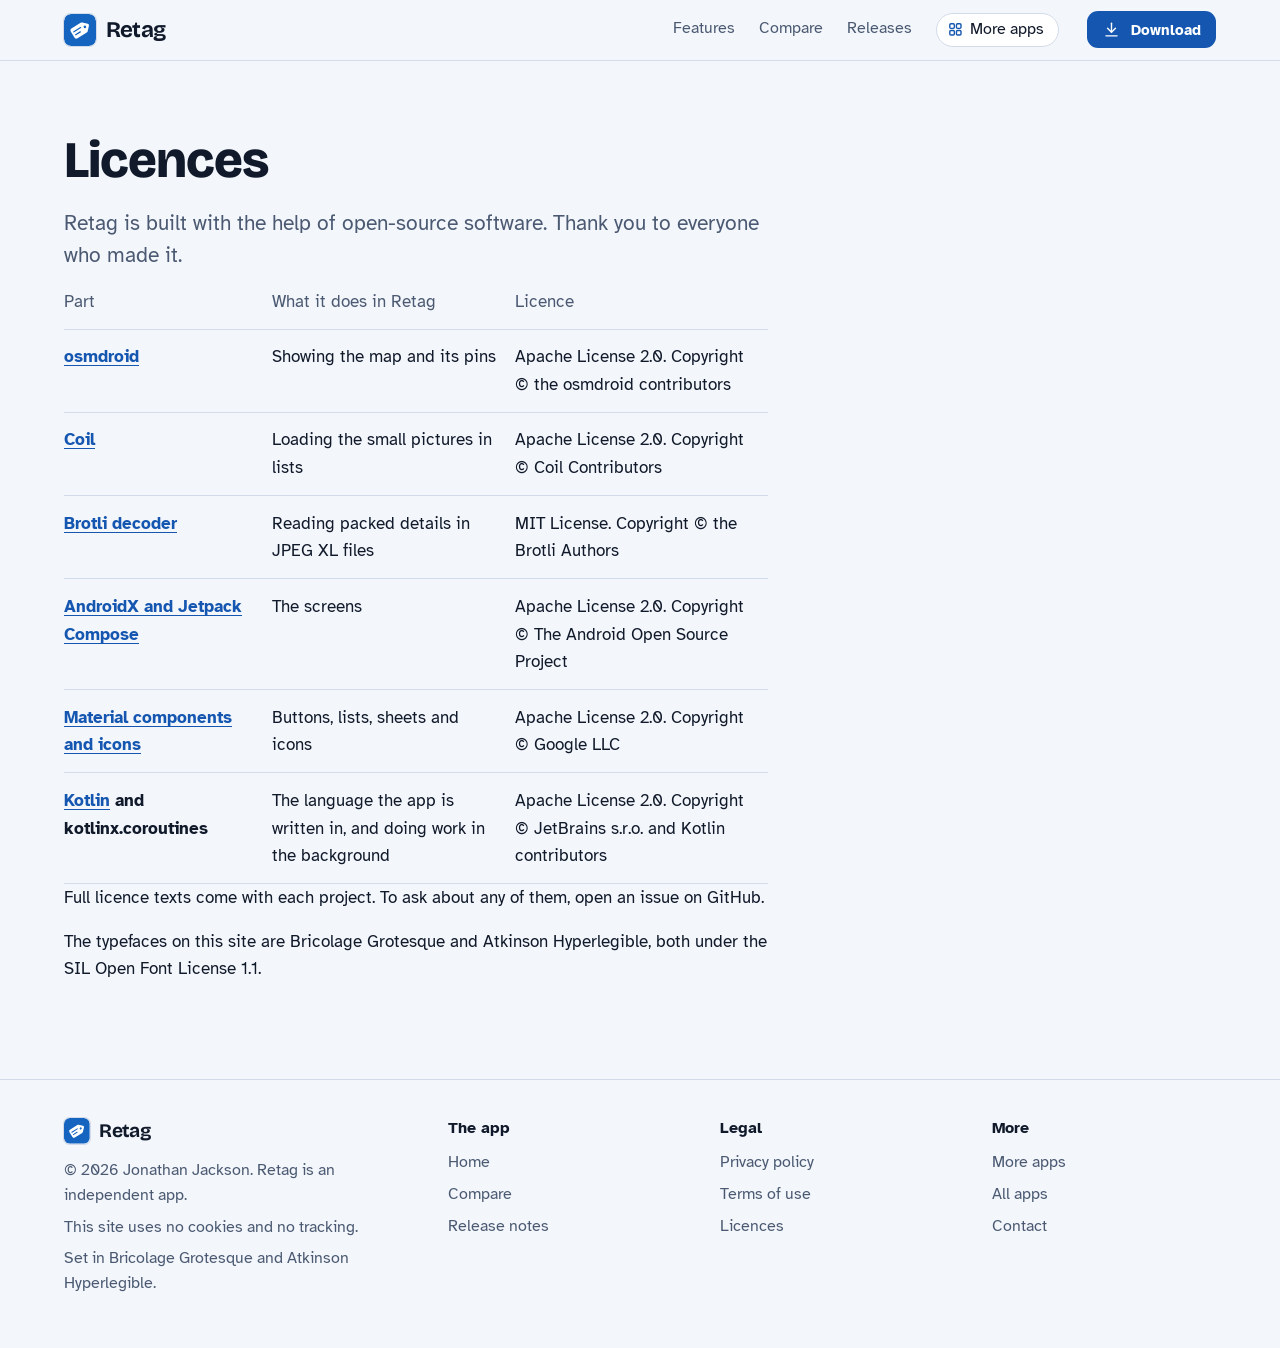
<file: licences.html>
<!DOCTYPE html>
<html lang="en-GB">
<head>
<meta charset="utf-8">
<meta name="viewport" content="width=device-width, initial-scale=1">
<title>Retag licences</title>
<meta name="description" content="The open-source parts inside Retag and their licences.">
<meta name="author" content="Jonathan Jackson">
<link rel="canonical" href="https://customgpter.github.io/retag/licences.html">
<meta name="theme-color" content="#f3f6fb" media="(prefers-color-scheme: light)">
<meta name="theme-color" content="#0b111c" media="(prefers-color-scheme: dark)">
<meta property="og:type" content="website">
<meta property="og:site_name" content="Retag">
<meta property="og:title" content="Retag licences">
<meta property="og:description" content="The open-source parts inside Retag and their licences.">
<meta property="og:url" content="https://customgpter.github.io/retag/licences.html">
<meta property="og:image" content="https://customgpter.github.io/retag/assets/og.png">
<meta property="og:image:width" content="1200">
<meta property="og:image:height" content="630">
<meta property="og:image:alt" content="Retag&#x27;s editor showing a photo&#x27;s location, date and camera">
<meta property="og:locale" content="en_GB">
<meta name="twitter:card" content="summary_large_image">
<link rel="icon" href="./assets/favicon.svg" type="image/svg+xml">
<link rel="apple-touch-icon" href="./assets/apple-touch-icon.png">
<link rel="preload" href="./assets/fonts/bricolage-grotesque-latin.woff2" as="font" type="font/woff2" crossorigin>
<link rel="preload" href="./assets/fonts/atkinson-hyperlegible-latin-400-normal.woff2" as="font" type="font/woff2" crossorigin>
<link rel="stylesheet" href="./assets/site.css?v=1">
<link rel="stylesheet" href="./assets/house.css?v=1">
<link rel="stylesheet" href="./assets/apps-list.css?v=1">
<script src="./assets/apps-list.js?v=1" defer></script>
</head>
<body>
<a class="skip" href="#main">Skip to content</a>
<header class="masthead">
<div class="wrap">
<a class="brand" href="./" aria-label="Retag home"><svg viewBox="0 0 108 108" aria-hidden="true"><rect width="108" height="108" rx="24" fill="#1565c0"/><g transform="translate(54 54) scale(1.22) rotate(-32) translate(-54 -54)"><path fill="#fff" d="M36 38h30a6 6 0 0 1 4.2 1.8l11 11a4.5 4.5 0 0 1 0 6.4l-11 11a6 6 0 0 1-4.2 1.8H36a6 6 0 0 1-6-6V44a6 6 0 0 1 6-6z"/><circle cx="70" cy="54" r="3.6" fill="#1565c0"/><path fill="#1565c0" d="M37 47.5h22a1.75 1.75 0 0 1 0 3.5H37a1.75 1.75 0 0 1 0-3.5zM37 57h15a1.75 1.75 0 0 1 0 3.5H37a1.75 1.75 0 0 1 0-3.5z"/></g></svg><span>Retag</span></a>
<nav aria-label="Main"><ul><li><a href="./#features">Features</a></li><li><a href="./compare.html">Compare</a></li><li><a href="./releases.html">Releases</a></li><li><a class="more-apps" href="./more-apps.html"><svg class="ico" viewBox="0 0 24 24" aria-hidden="true"><rect x="4" y="4" width="6.5" height="6.5" rx="1.6"/><rect x="13.5" y="4" width="6.5" height="6.5" rx="1.6"/><rect x="4" y="13.5" width="6.5" height="6.5" rx="1.6"/><rect x="13.5" y="13.5" width="6.5" height="6.5" rx="1.6"/></svg>More apps</a></li></ul></nav>
<a class="button small" href="https://github.com/CustomGPTer/retag/releases/latest/download/Retag.apk"><svg class="ico" viewBox="0 0 24 24" aria-hidden="true"><path d="M12 4v11"/><path d="M7 10.5l5 5 5-5"/><path d="M5 20h14"/></svg>Download</a>
</div>
</header>
<main id="main" class="doc">
<div class="wrap">
<div class="measure">
<h1>Licences</h1>
<p class="lede">Retag is built with the help of open-source software. Thank you to everyone who made it.</p>
<div class="scroll"><table><thead><tr><th scope="col">Part</th><th scope="col">What it does in Retag</th><th scope="col">Licence</th></tr></thead><tbody><tr><th scope="row"><a href="https://github.com/osmdroid/osmdroid">osmdroid</a></th><td>Showing the map and its pins</td><td>Apache License 2.0. Copyright &copy; the osmdroid contributors</td></tr><tr><th scope="row"><a href="https://coil-kt.github.io/coil/">Coil</a></th><td>Loading the small pictures in lists</td><td>Apache License 2.0. Copyright &copy; Coil Contributors</td></tr><tr><th scope="row"><a href="https://github.com/google/brotli">Brotli decoder</a></th><td>Reading packed details in JPEG XL files</td><td>MIT License. Copyright &copy; the Brotli Authors</td></tr><tr><th scope="row"><a href="https://developer.android.com/jetpack">AndroidX and Jetpack Compose</a></th><td>The screens</td><td>Apache License 2.0. Copyright &copy; The Android Open Source Project</td></tr><tr><th scope="row"><a href="https://m3.material.io">Material components and icons</a></th><td>Buttons, lists, sheets and icons</td><td>Apache License 2.0. Copyright &copy; Google LLC</td></tr><tr><th scope="row"><a href="https://kotlinlang.org">Kotlin</a> and kotlinx.coroutines</th><td>The language the app is written in, and doing work in the background</td><td>Apache License 2.0. Copyright &copy; JetBrains s.r.o. and Kotlin contributors</td></tr></tbody></table></div>
<p>Full licence texts come with each project. To ask about any of them, open an issue on GitHub.</p>
<p>The typefaces on this site are Bricolage Grotesque and Atkinson Hyperlegible, both under the SIL Open Font License 1.1.</p>
</div>
</div>
</main>
<footer class="colophon">
<div class="wrap">
<div>
<a class="brand" href="./" aria-label="Retag home"><svg viewBox="0 0 108 108" aria-hidden="true"><rect width="108" height="108" rx="24" fill="#1565c0"/><g transform="translate(54 54) scale(1.22) rotate(-32) translate(-54 -54)"><path fill="#fff" d="M36 38h30a6 6 0 0 1 4.2 1.8l11 11a4.5 4.5 0 0 1 0 6.4l-11 11a6 6 0 0 1-4.2 1.8H36a6 6 0 0 1-6-6V44a6 6 0 0 1 6-6z"/><circle cx="70" cy="54" r="3.6" fill="#1565c0"/><path fill="#1565c0" d="M37 47.5h22a1.75 1.75 0 0 1 0 3.5H37a1.75 1.75 0 0 1 0-3.5zM37 57h15a1.75 1.75 0 0 1 0 3.5H37a1.75 1.75 0 0 1 0-3.5z"/></g></svg><span>Retag</span></a>
<p>&copy; 2026 Jonathan Jackson. Retag is an independent app.</p>
<p>This site uses no cookies and no tracking.</p>
<p>Set in Bricolage Grotesque and Atkinson Hyperlegible.</p>
</div>
<nav aria-label="The app"><h2>The app</h2><ul>
<li><a href="./">Home</a></li>
<li><a href="./compare.html">Compare</a></li>
<li><a href="./releases.html">Release notes</a></li>
</ul></nav>
<nav aria-label="Legal"><h2>Legal</h2><ul>
<li><a href="./privacy.html">Privacy policy</a></li>
<li><a href="./terms.html">Terms of use</a></li>
<li><a href="./licences.html">Licences</a></li>
</ul></nav>
<nav aria-label="More"><h2>More</h2><ul>
<li><a href="./more-apps.html">More apps</a></li>
<li><a href="https://customgpter.github.io/">All apps</a></li>
<li><a href="https://github.com/CustomGPTer/retag/issues">Contact</a></li>
</ul></nav>
</div>
</footer>
</body>
</html>
</file>
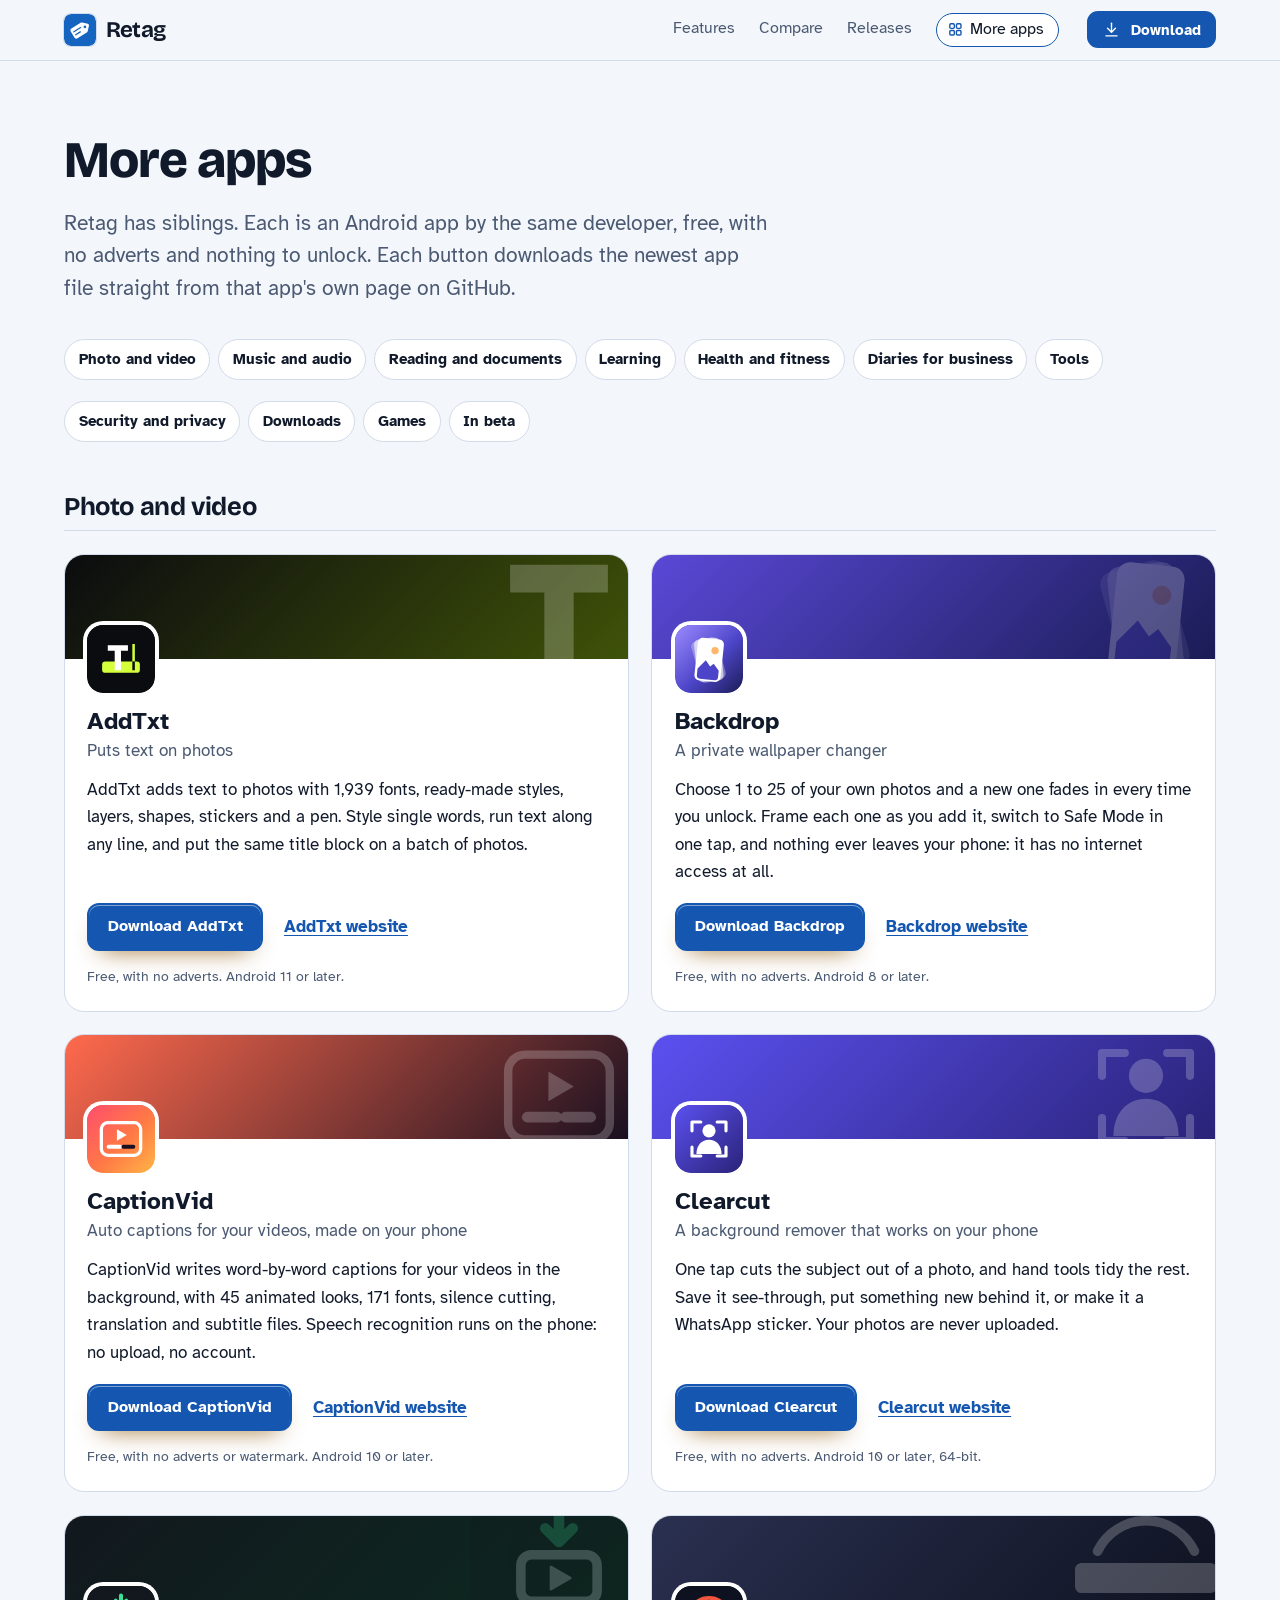
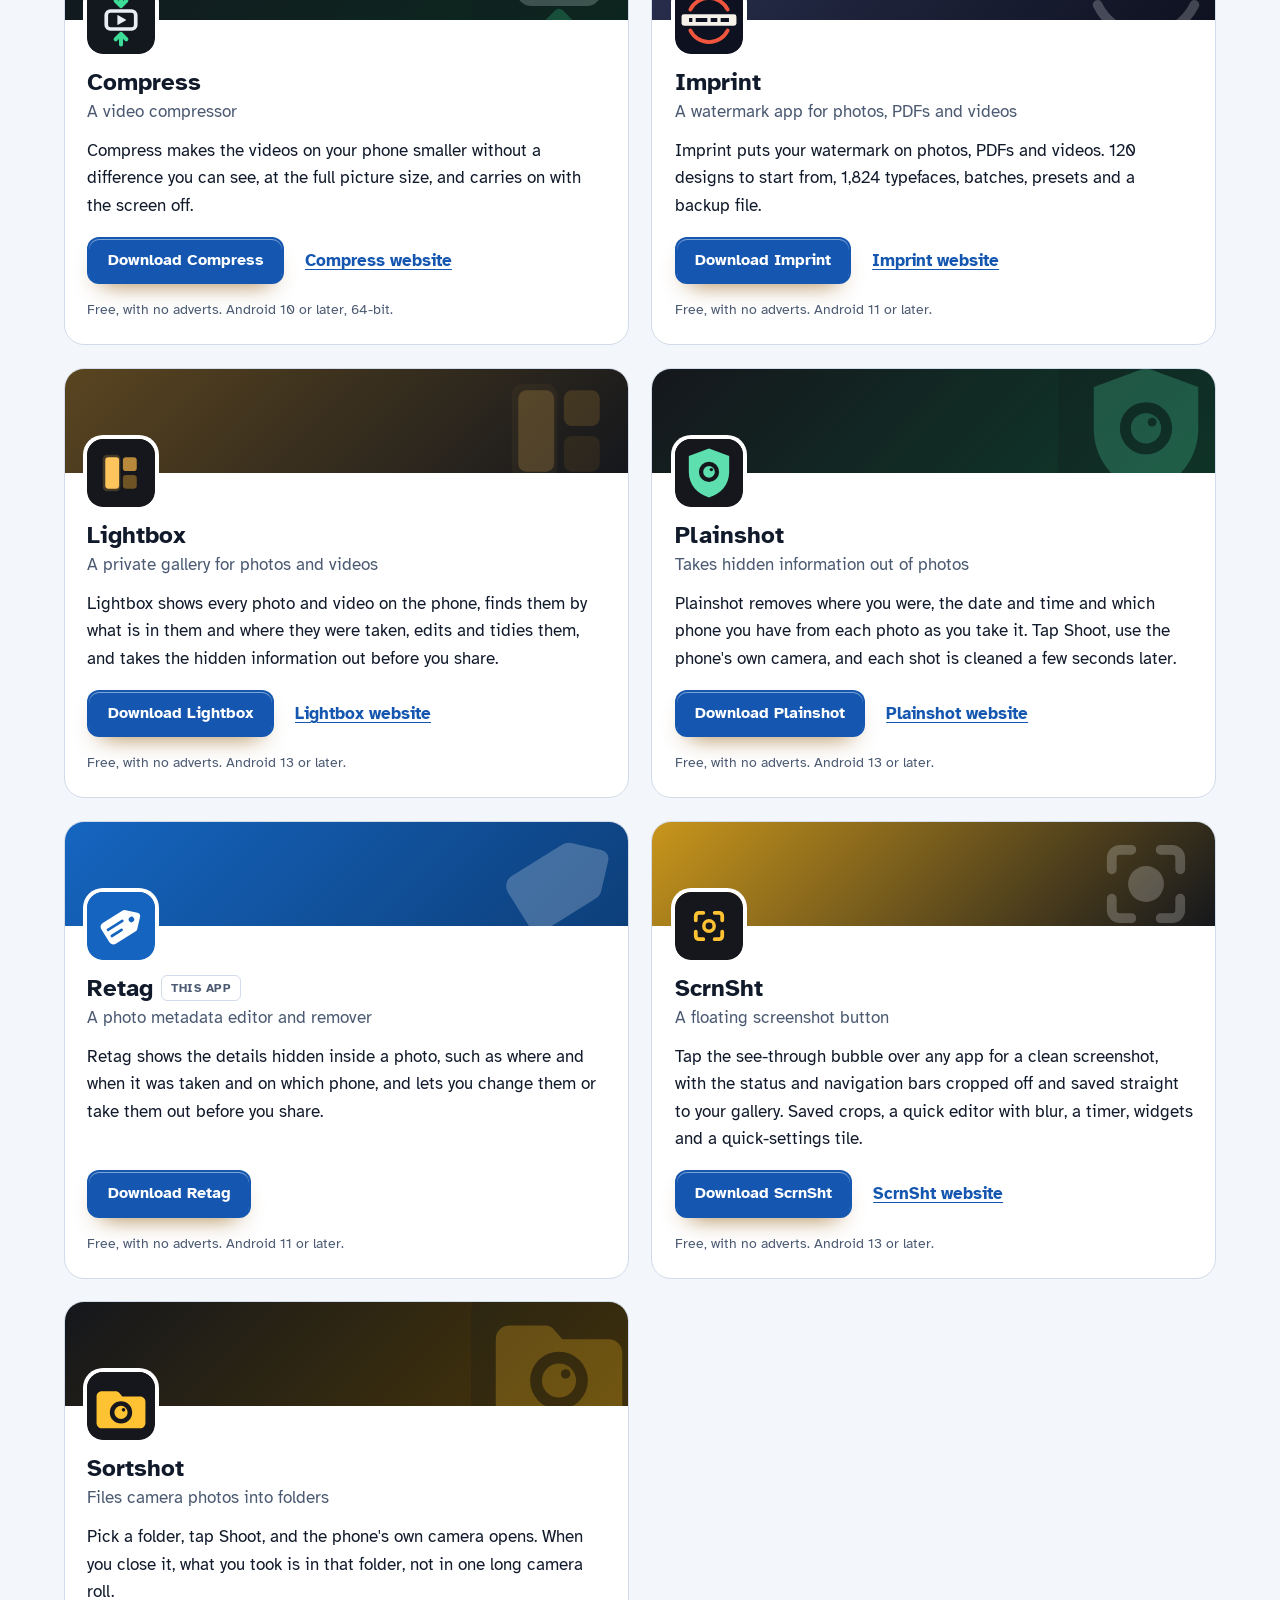
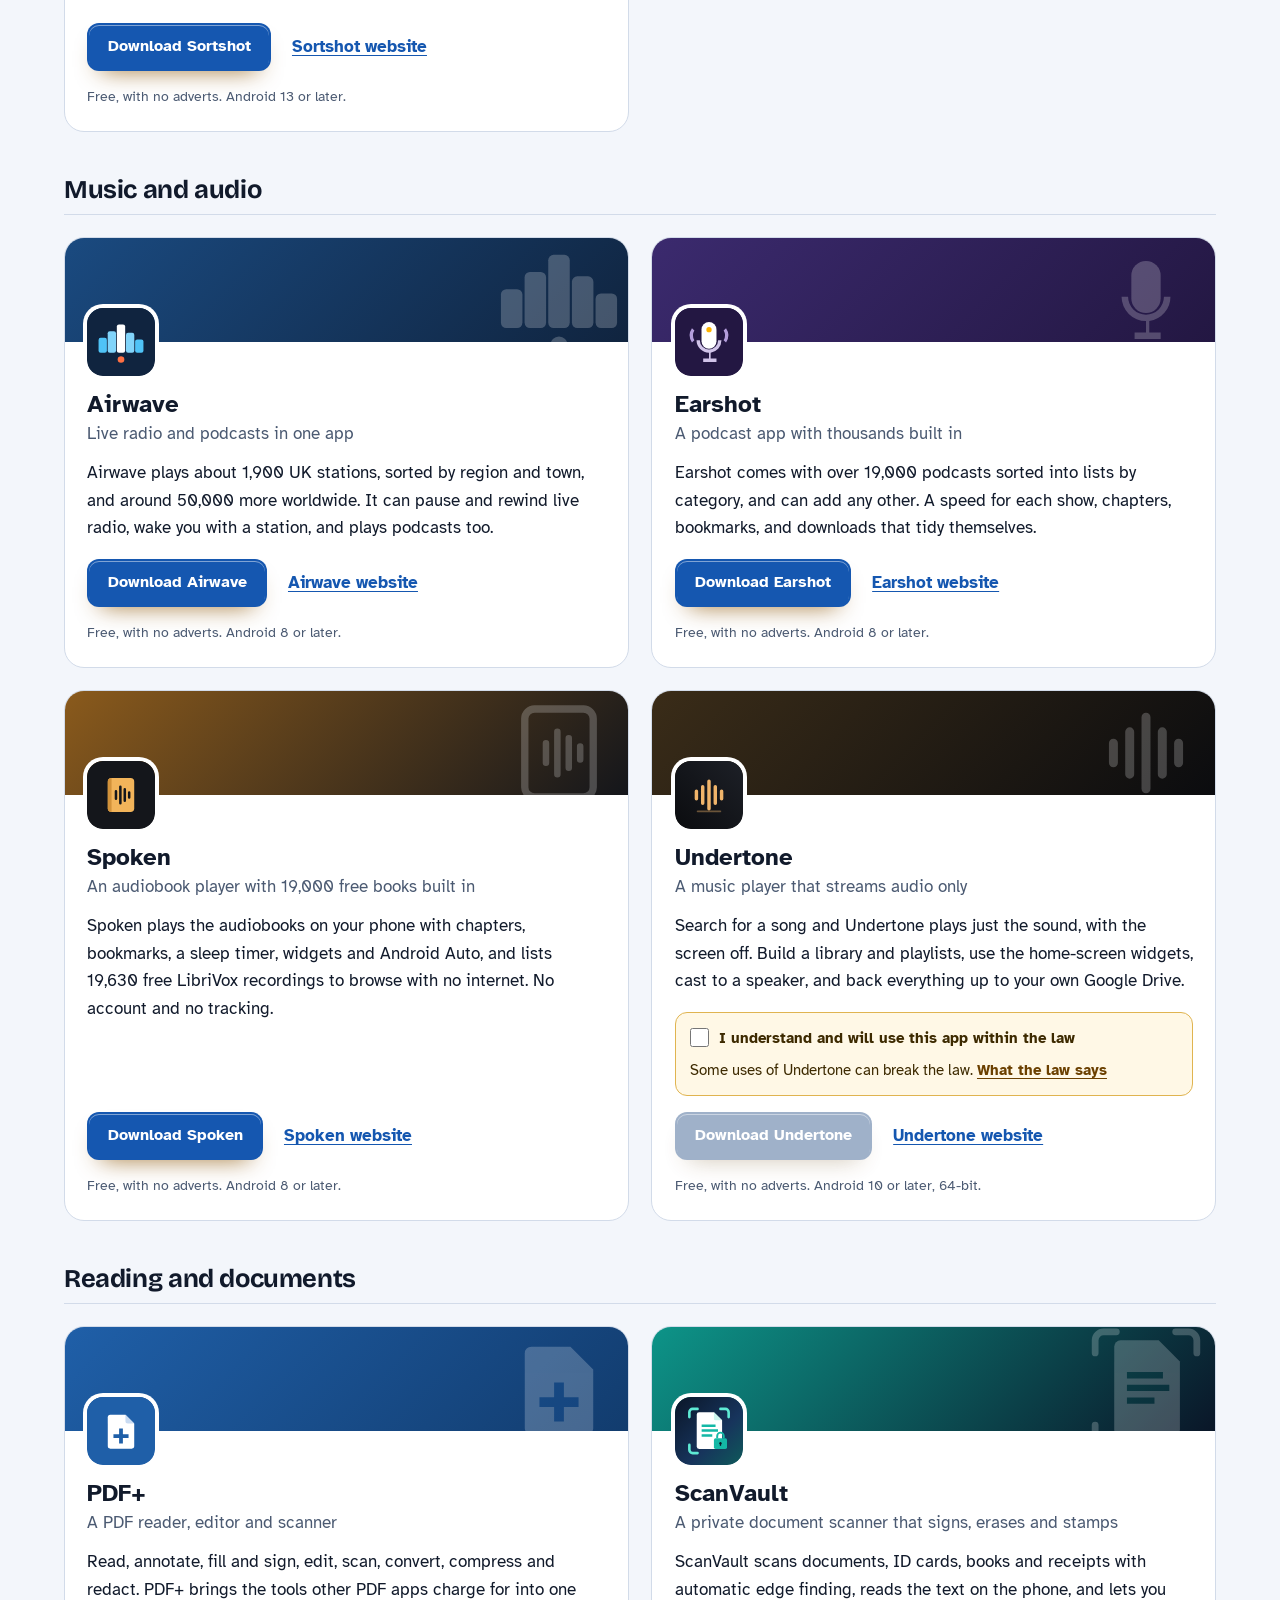
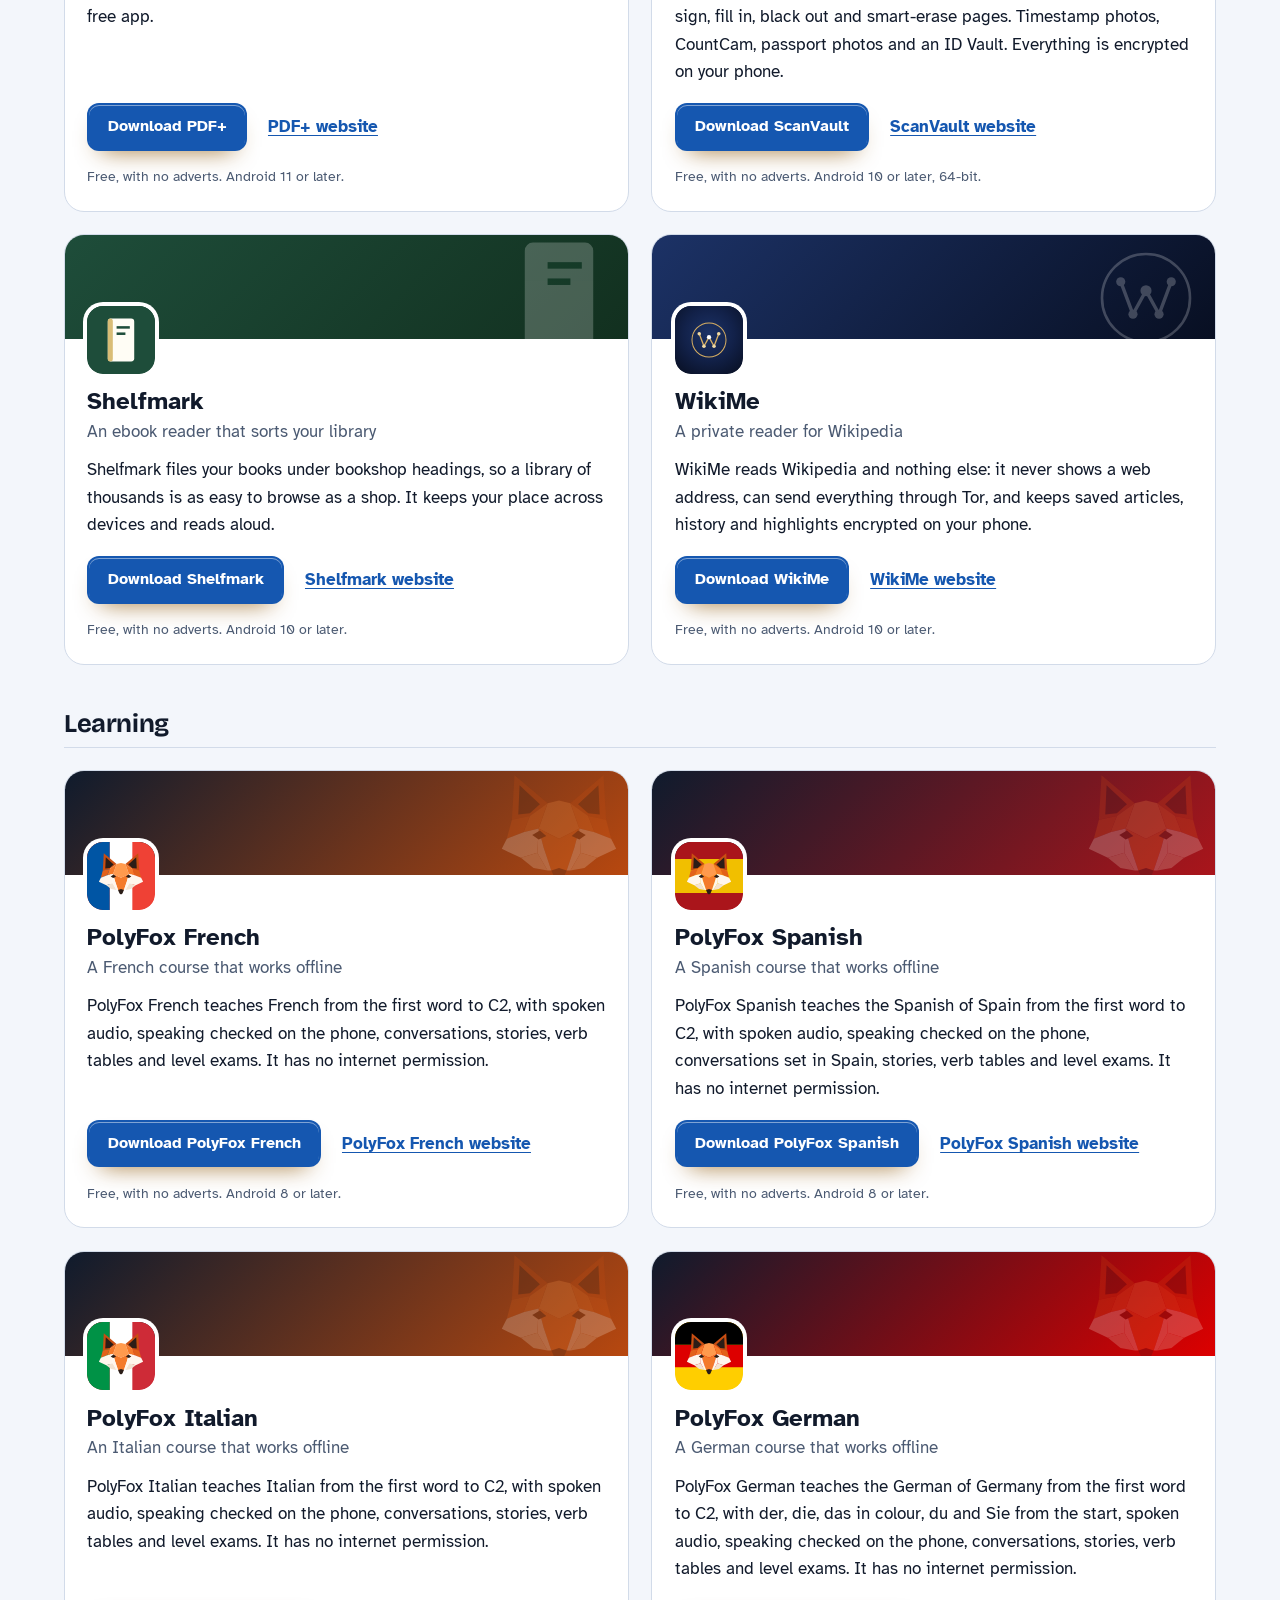
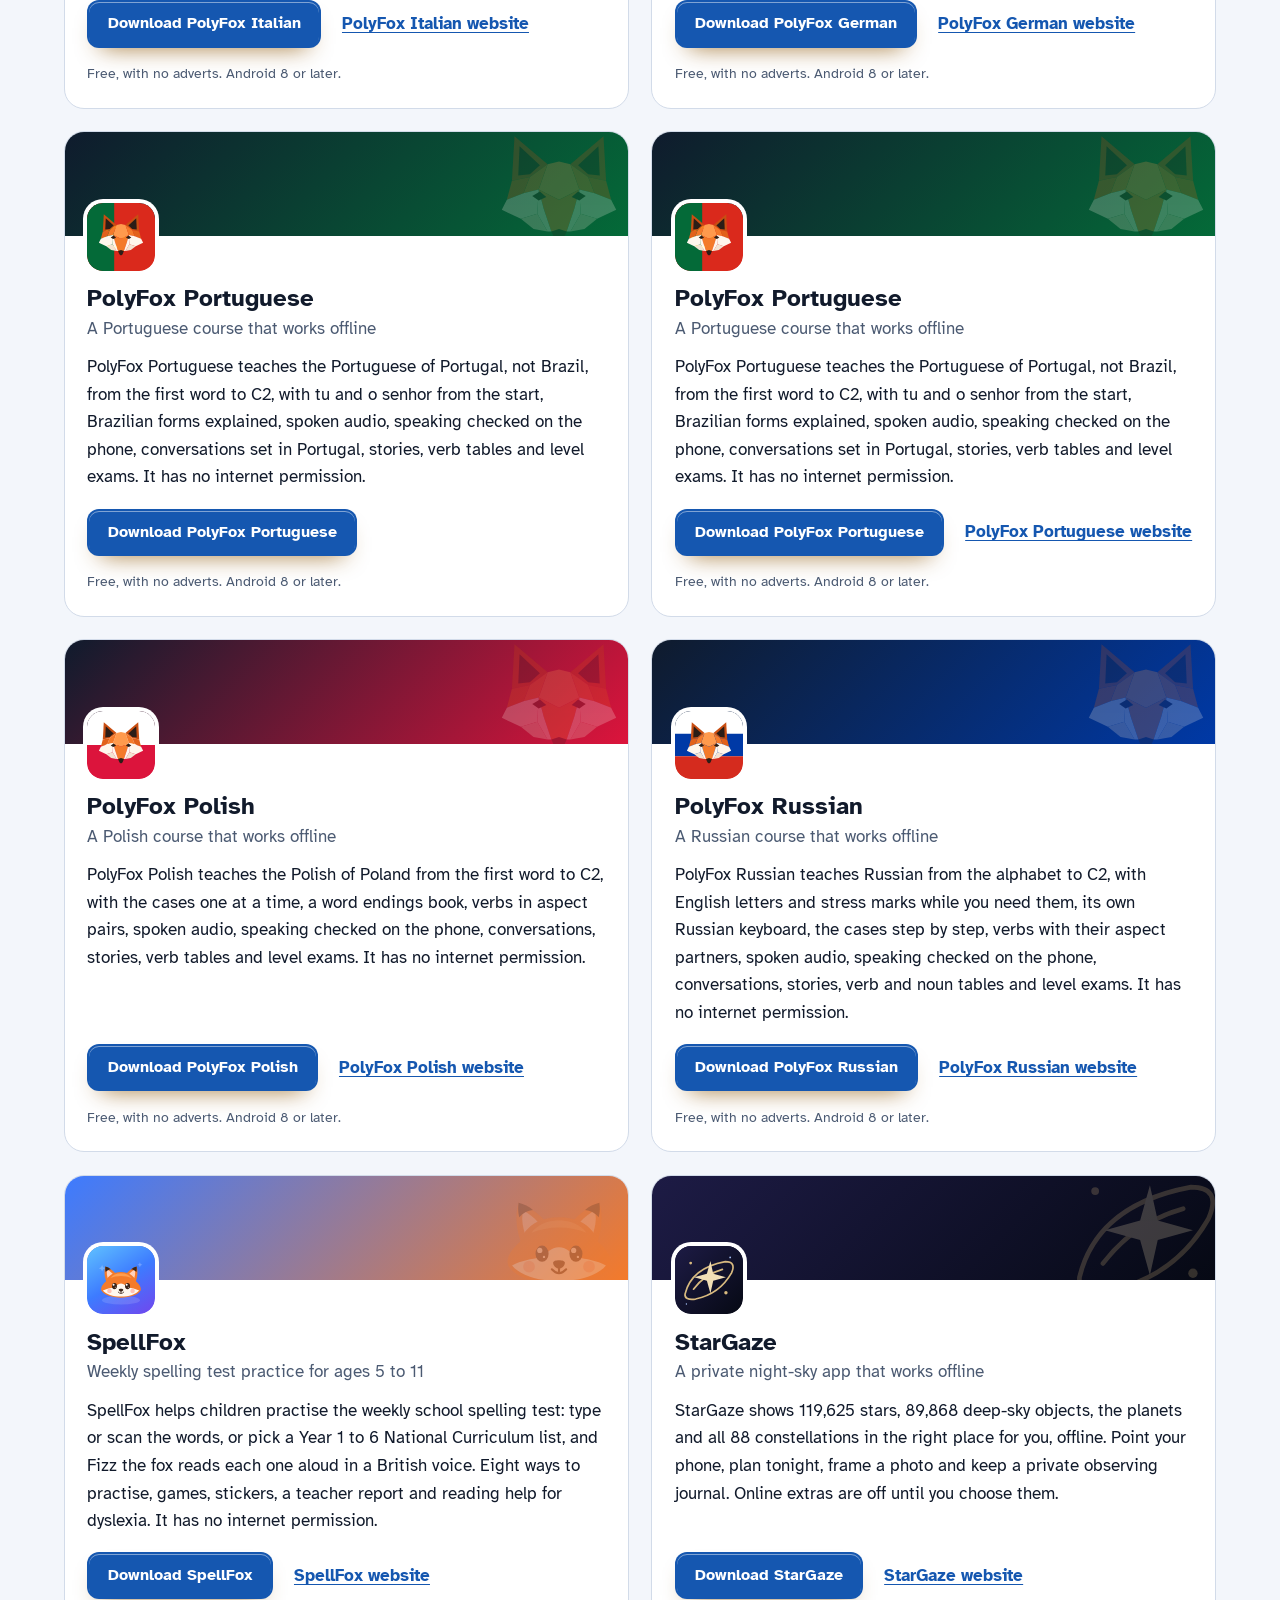
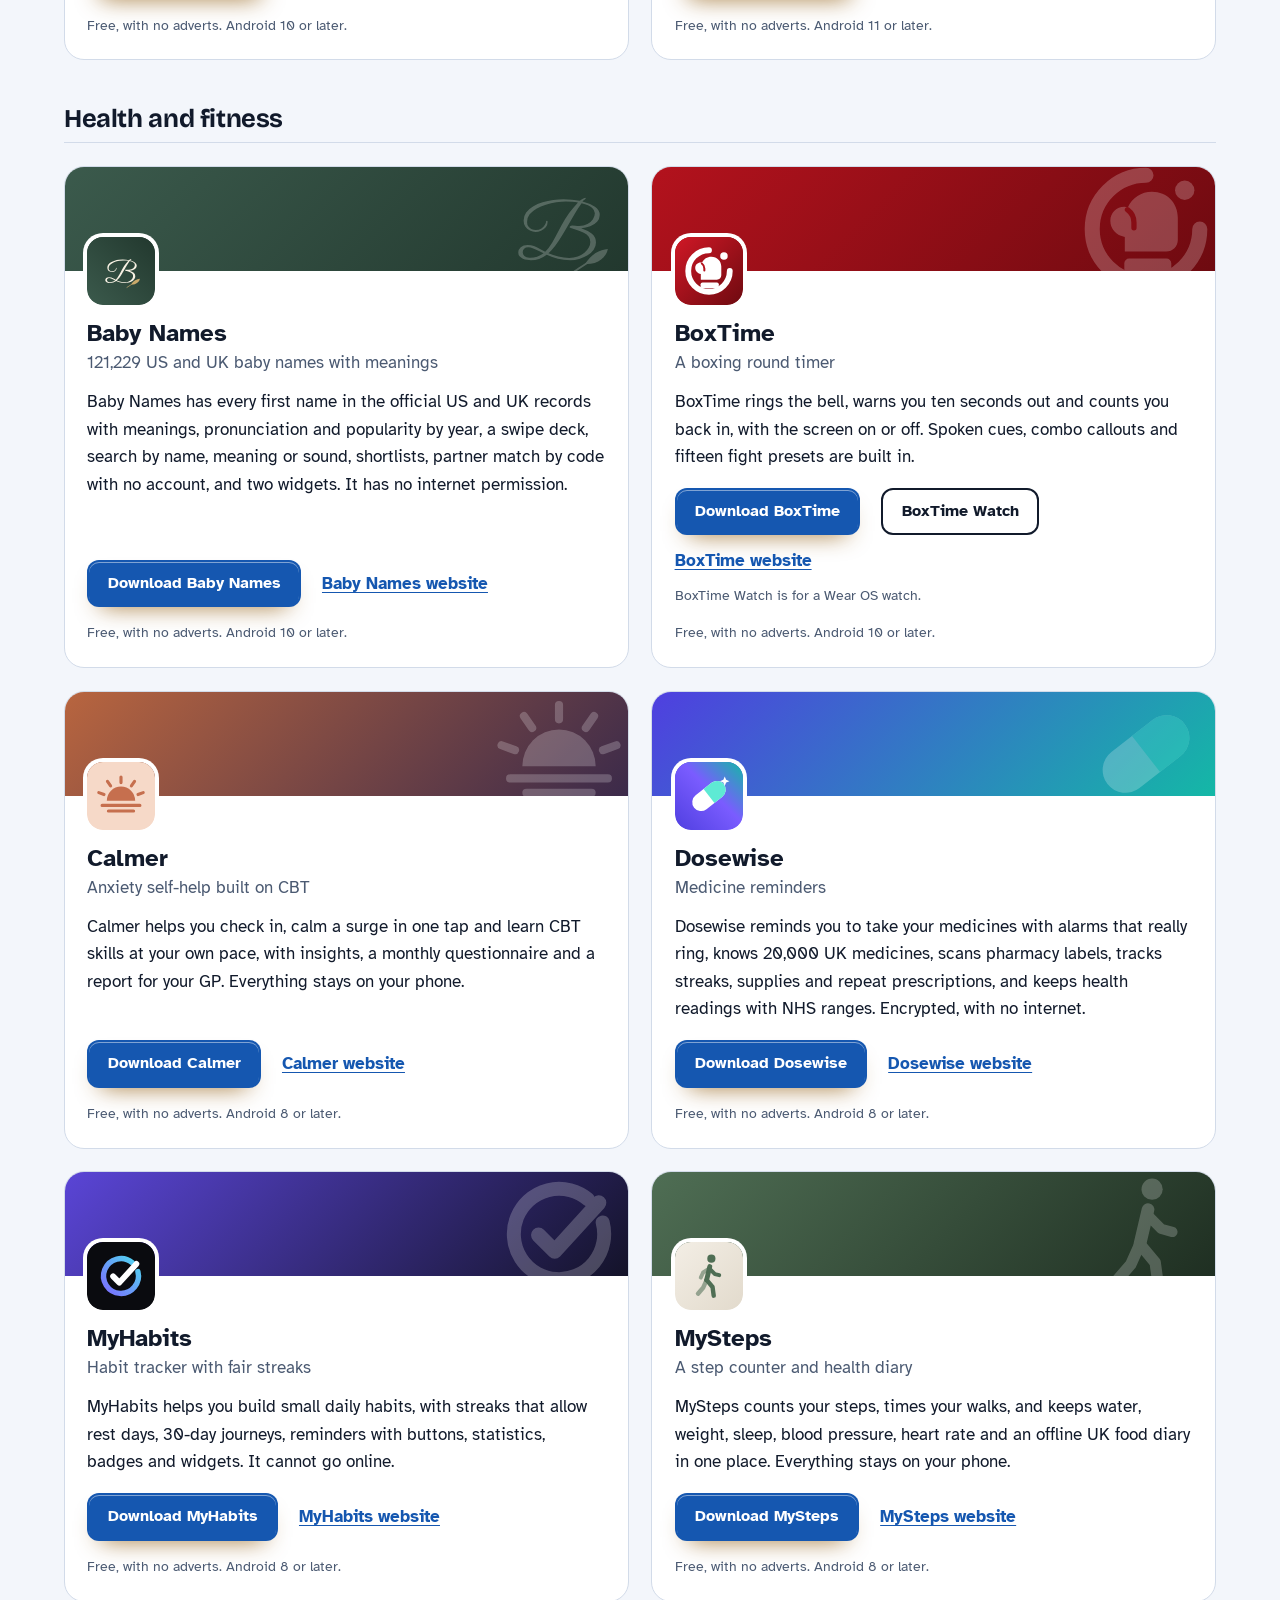
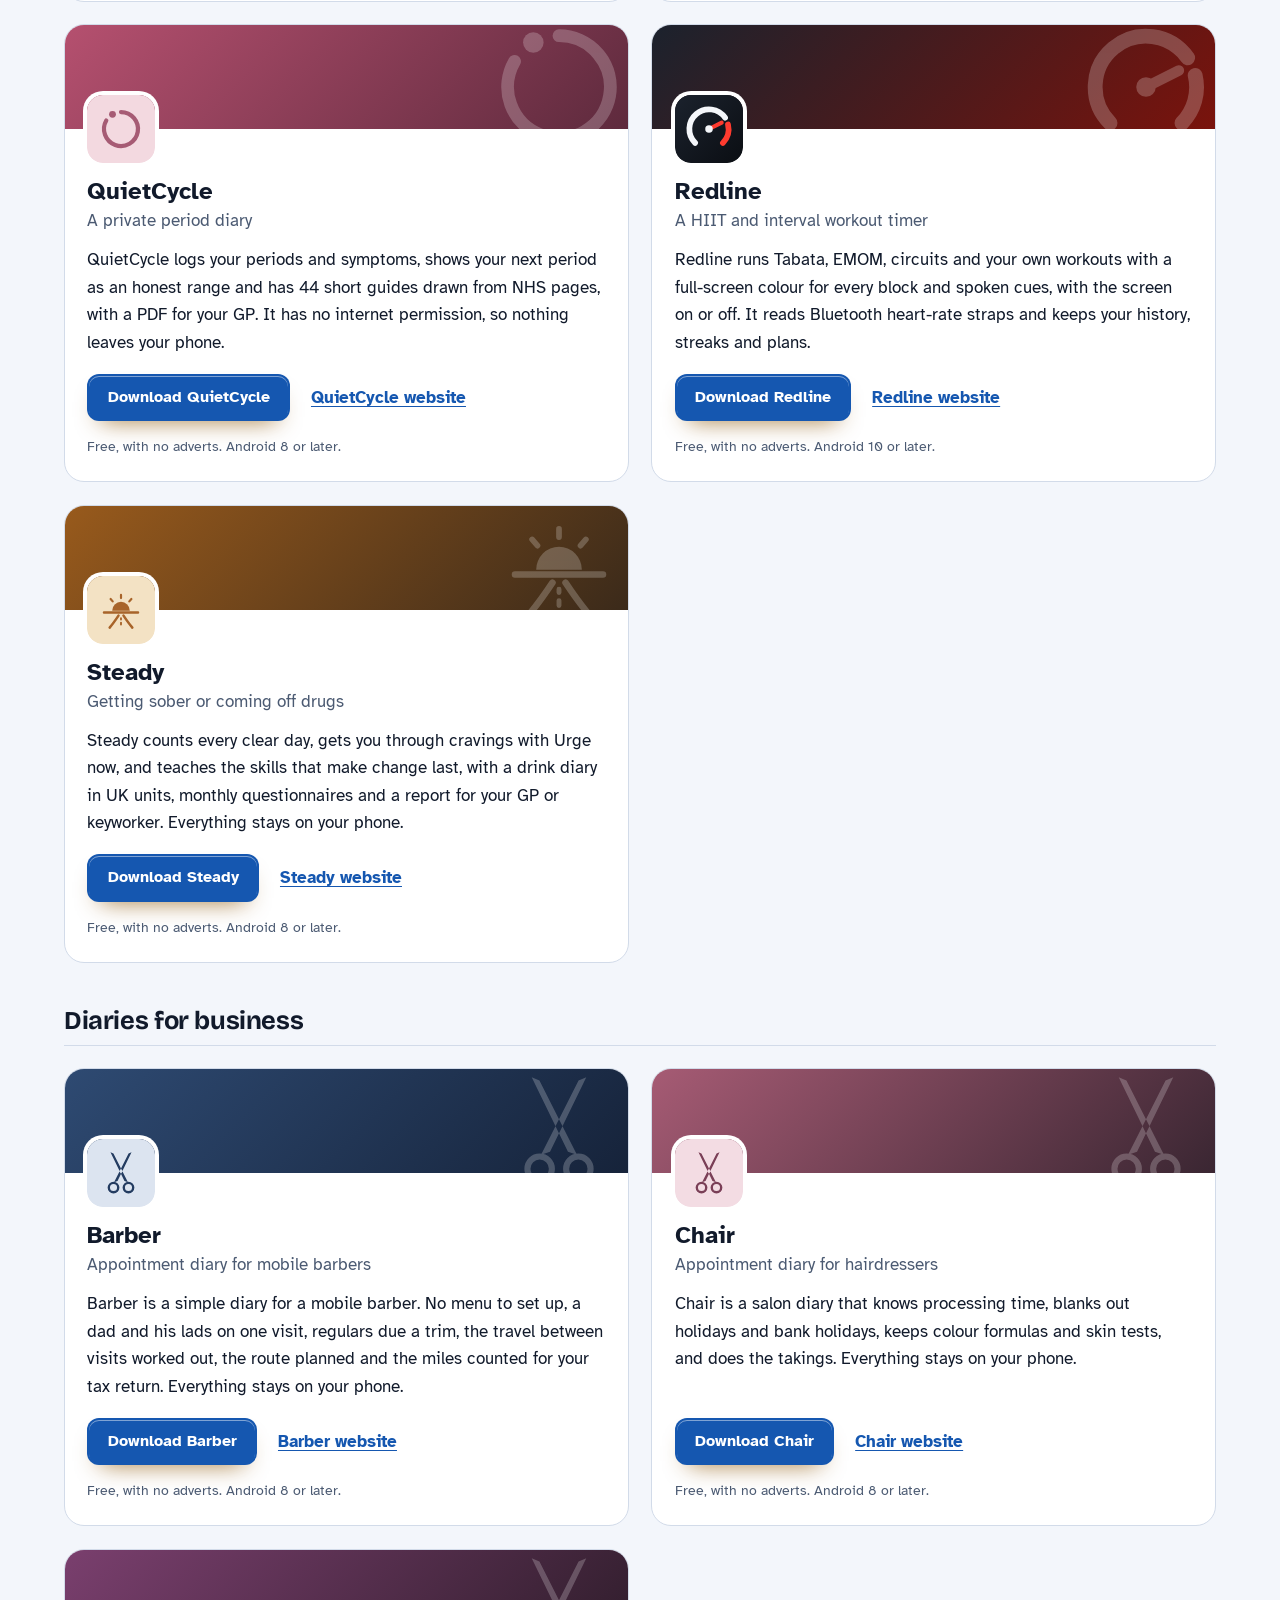
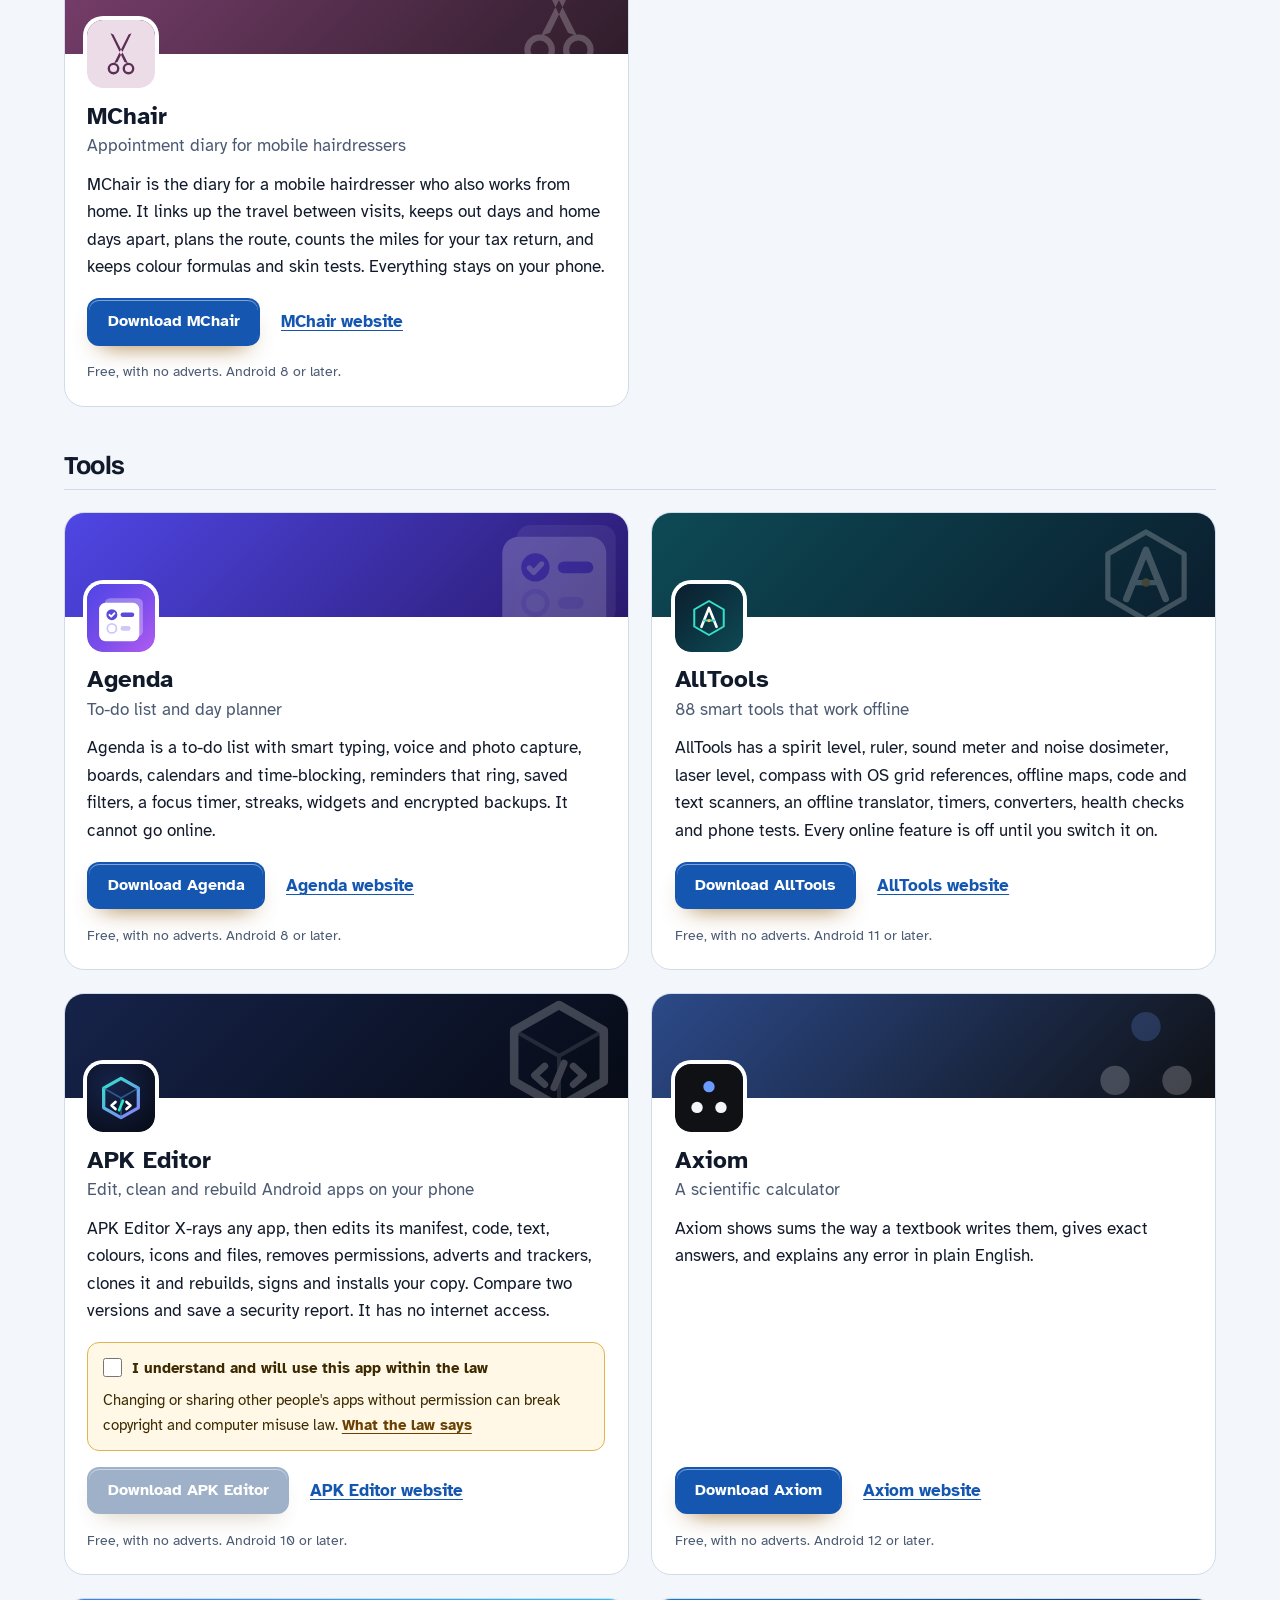
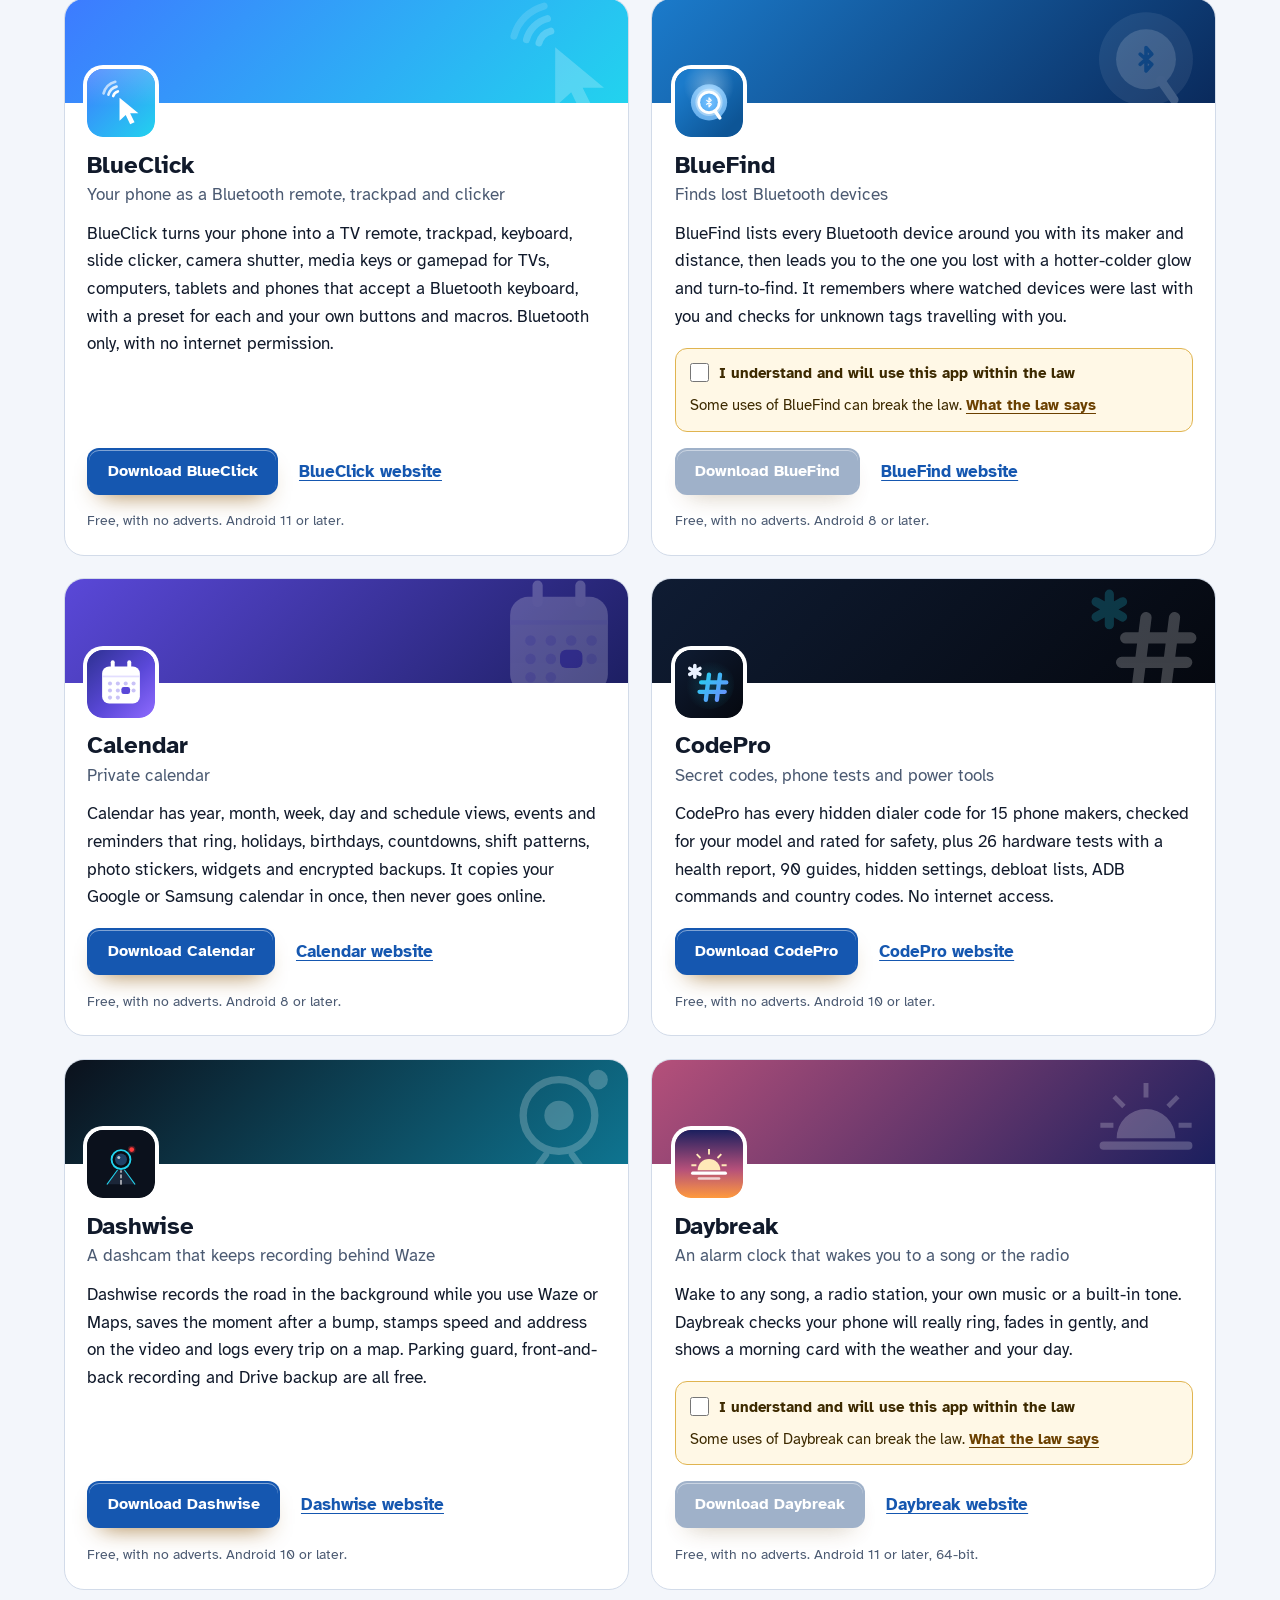
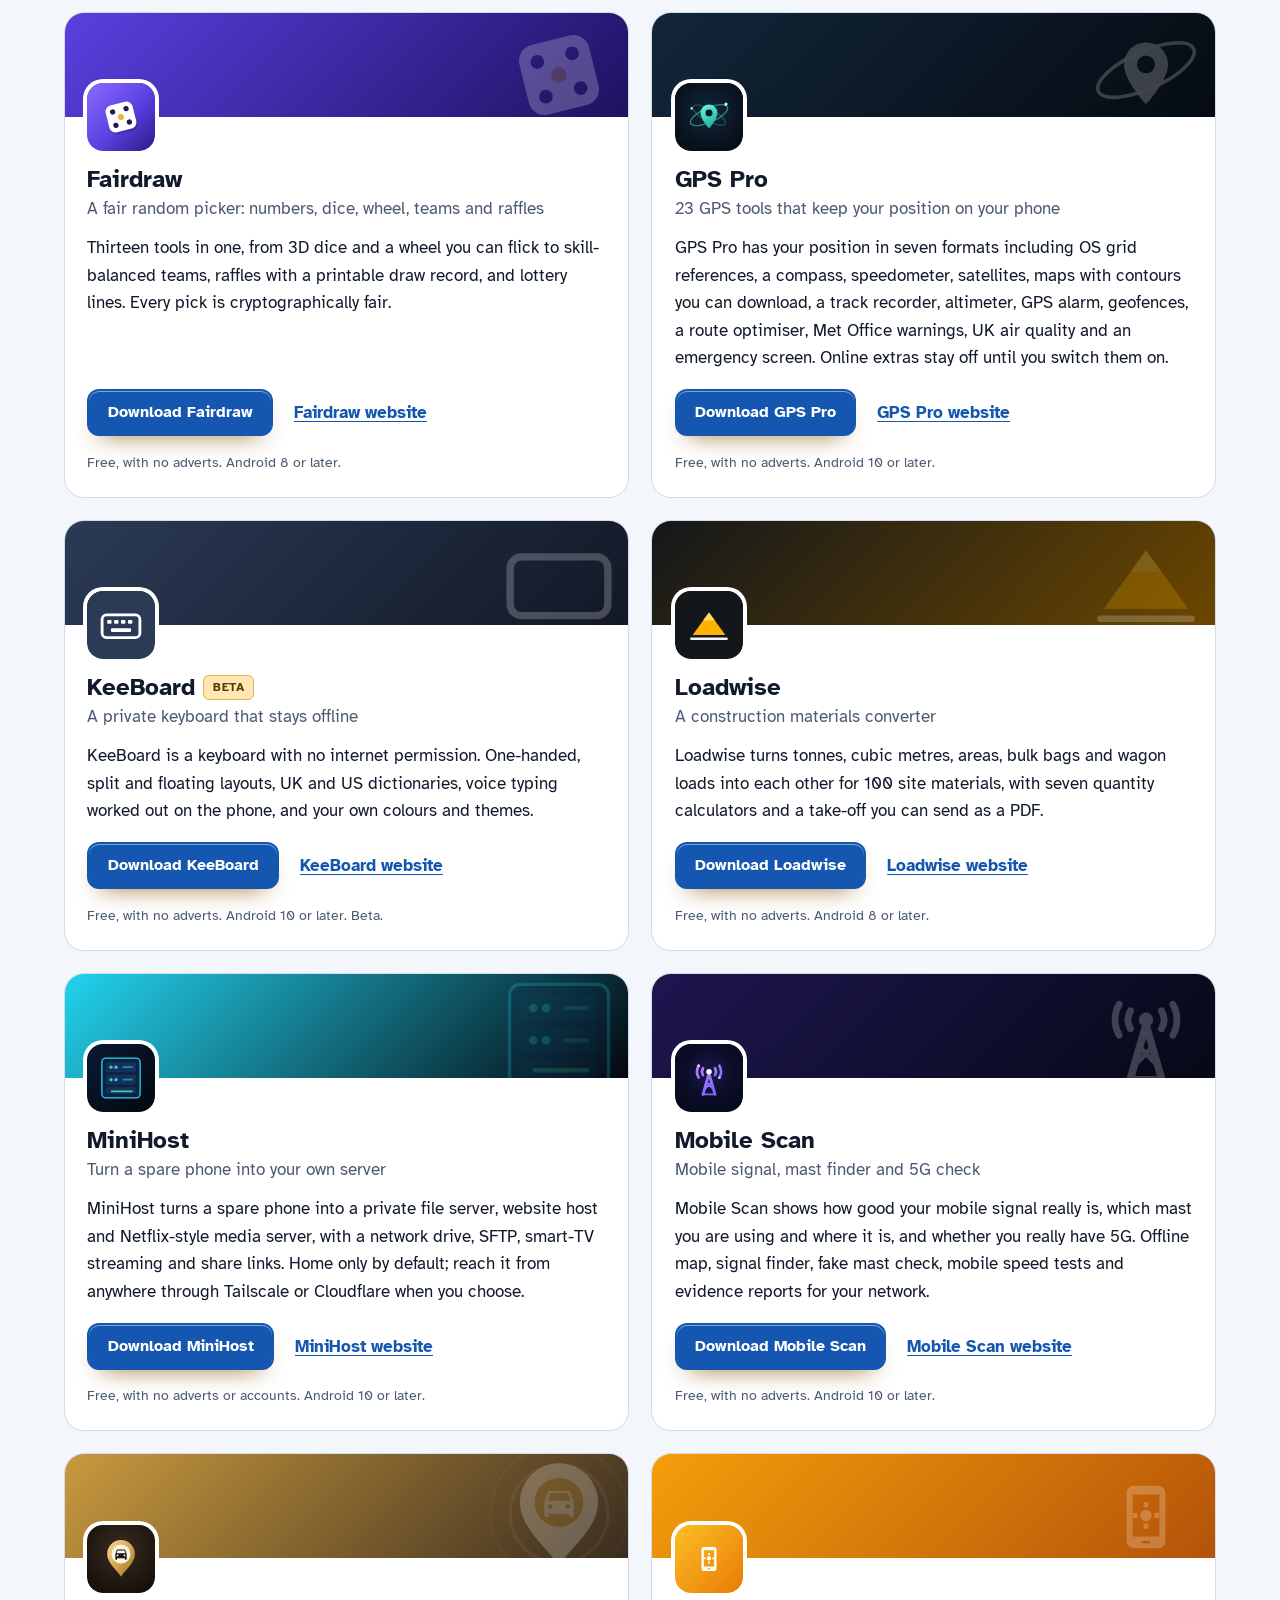
<file: more-apps.html>
<!DOCTYPE html>
<html lang="en-GB">
<head>
<meta charset="utf-8">
<meta name="viewport" content="width=device-width, initial-scale=1">
<title>More free Android apps from the maker of Retag</title>
<meta name="description" content="All 99 free Android apps from the maker of Retag, in one list by category, each with its download and a link to its website.">
<meta name="author" content="Jonathan Jackson">
<link rel="canonical" href="https://customgpter.github.io/retag/more-apps.html">
<meta name="theme-color" content="#f3f6fb" media="(prefers-color-scheme: light)">
<meta name="theme-color" content="#0b111c" media="(prefers-color-scheme: dark)">
<meta property="og:type" content="website">
<meta property="og:site_name" content="Retag">
<meta property="og:title" content="More free Android apps from the maker of Retag">
<meta property="og:description" content="All 99 free Android apps from the maker of Retag, in one list by category, each with its download and a link to its website.">
<meta property="og:url" content="https://customgpter.github.io/retag/more-apps.html">
<meta property="og:image" content="https://customgpter.github.io/retag/assets/og.png">
<meta property="og:image:width" content="1200">
<meta property="og:image:height" content="630">
<meta property="og:image:alt" content="Retag&#x27;s editor showing a photo&#x27;s location, date and camera">
<meta property="og:locale" content="en_GB">
<meta name="twitter:card" content="summary_large_image">
<link rel="icon" href="./assets/favicon.svg" type="image/svg+xml">
<link rel="apple-touch-icon" href="./assets/apple-touch-icon.png">
<link rel="preload" href="./assets/fonts/bricolage-grotesque-latin.woff2" as="font" type="font/woff2" crossorigin>
<link rel="preload" href="./assets/fonts/atkinson-hyperlegible-latin-400-normal.woff2" as="font" type="font/woff2" crossorigin>
<link rel="stylesheet" href="./assets/site.css?v=1">
<link rel="stylesheet" href="./assets/house.css?v=1">
<script type="application/ld+json">{"@context":"https://schema.org","@type":"ItemList","name":"Apps from the maker of Retag","url":"https://customgpter.github.io/retag/more-apps.html","itemListElement":[{"@type":"ListItem","position":1,"name":"AddTxt","url":"https://customgpter.github.io/addtxt/"},{"@type":"ListItem","position":2,"name":"Backdrop","url":"https://customgpter.github.io/backdrop/"},{"@type":"ListItem","position":3,"name":"CaptionVid","url":"https://customgpter.github.io/captionvid/"},{"@type":"ListItem","position":4,"name":"Clearcut","url":"https://customgpter.github.io/clearcut/"},{"@type":"ListItem","position":5,"name":"Compress","url":"https://customgpter.github.io/compress/"},{"@type":"ListItem","position":6,"name":"Imprint","url":"https://customgpter.github.io/imprint/"},{"@type":"ListItem","position":7,"name":"Lightbox","url":"https://customgpter.github.io/lightbox/"},{"@type":"ListItem","position":8,"name":"Plainshot","url":"https://customgpter.github.io/plainshot/"},{"@type":"ListItem","position":9,"name":"Retag","url":"https://customgpter.github.io/retag/"},{"@type":"ListItem","position":10,"name":"ScrnSht","url":"https://customgpter.github.io/scrnsht/"},{"@type":"ListItem","position":11,"name":"Sortshot","url":"https://customgpter.github.io/sortshot/"},{"@type":"ListItem","position":12,"name":"Airwave","url":"https://customgpter.github.io/airwave/"},{"@type":"ListItem","position":13,"name":"Earshot","url":"https://customgpter.github.io/earshot/"},{"@type":"ListItem","position":14,"name":"Spoken","url":"https://customgpter.github.io/spoken/"},{"@type":"ListItem","position":15,"name":"Undertone","url":"https://customgpter.github.io/undertone/"},{"@type":"ListItem","position":16,"name":"PDF+","url":"https://customgpter.github.io/pdfplus/"},{"@type":"ListItem","position":17,"name":"ScanVault","url":"https://customgpter.github.io/scanvault/"},{"@type":"ListItem","position":18,"name":"Shelfmark","url":"https://customgpter.github.io/shelfmark/"},{"@type":"ListItem","position":19,"name":"WikiMe","url":"https://customgpter.github.io/wikime/"},{"@type":"ListItem","position":20,"name":"PolyFox French","url":"https://customgpter.github.io/polyfox/"},{"@type":"ListItem","position":21,"name":"PolyFox German","url":"https://customgpter.github.io/polyfox-german/"},{"@type":"ListItem","position":22,"name":"PolyFox Portuguese","url":"https://customgpter.github.io/polyfox-portuguese/"},{"@type":"ListItem","position":23,"name":"PolyFox Polish","url":"https://customgpter.github.io/polyfox-polish/"},{"@type":"ListItem","position":24,"name":"PolyFox Russian","url":"https://customgpter.github.io/polyfox-russian/"},{"@type":"ListItem","position":25,"name":"SpellFox","url":"https://customgpter.github.io/spellfox/"},{"@type":"ListItem","position":26,"name":"StarGaze","url":"https://customgpter.github.io/stargaze/"},{"@type":"ListItem","position":27,"name":"Baby Names","url":"https://customgpter.github.io/babynames/"},{"@type":"ListItem","position":28,"name":"BoxTime","url":"https://customgpter.github.io/boxtime/"},{"@type":"ListItem","position":29,"name":"Calmer","url":"https://customgpter.github.io/calmer/"},{"@type":"ListItem","position":30,"name":"Dosewise","url":"https://customgpter.github.io/dosewise/"},{"@type":"ListItem","position":31,"name":"MyHabits","url":"https://customgpter.github.io/myhabits/"},{"@type":"ListItem","position":32,"name":"MySteps","url":"https://customgpter.github.io/mysteps/"},{"@type":"ListItem","position":33,"name":"QuietCycle","url":"https://customgpter.github.io/quietcycle/"},{"@type":"ListItem","position":34,"name":"Redline","url":"https://customgpter.github.io/redline/"},{"@type":"ListItem","position":35,"name":"Steady","url":"https://customgpter.github.io/steady/"},{"@type":"ListItem","position":36,"name":"Barber","url":"https://customgpter.github.io/barber/"},{"@type":"ListItem","position":37,"name":"Chair","url":"https://customgpter.github.io/chair/"},{"@type":"ListItem","position":38,"name":"MChair","url":"https://customgpter.github.io/mchair/"},{"@type":"ListItem","position":39,"name":"Agenda","url":"https://customgpter.github.io/agenda/"},{"@type":"ListItem","position":40,"name":"AllTools","url":"https://customgpter.github.io/alltools/"},{"@type":"ListItem","position":41,"name":"APK Editor","url":"https://customgpter.github.io/apkeditor/"},{"@type":"ListItem","position":42,"name":"Axiom","url":"https://customgpter.github.io/axiom/"},{"@type":"ListItem","position":43,"name":"BlueClick","url":"https://customgpter.github.io/blueclick/"},{"@type":"ListItem","position":44,"name":"BlueFind","url":"https://customgpter.github.io/bluefind/"},{"@type":"ListItem","position":45,"name":"Calendar","url":"https://customgpter.github.io/calendar/"},{"@type":"ListItem","position":46,"name":"CodePro","url":"https://customgpter.github.io/codepro/"},{"@type":"ListItem","position":47,"name":"Dashwise","url":"https://customgpter.github.io/dashwise/"},{"@type":"ListItem","position":48,"name":"Daybreak","url":"https://customgpter.github.io/daybreak/"},{"@type":"ListItem","position":49,"name":"Fairdraw","url":"https://customgpter.github.io/fairdraw/"},{"@type":"ListItem","position":50,"name":"GPS Pro","url":"https://customgpter.github.io/gpspro/"},{"@type":"ListItem","position":51,"name":"KeeBoard","url":"https://customgpter.github.io/keeboard/"},{"@type":"ListItem","position":52,"name":"Loadwise","url":"https://customgpter.github.io/loadwise/"},{"@type":"ListItem","position":53,"name":"MiniHost","url":"https://customgpter.github.io/minihost/"},{"@type":"ListItem","position":54,"name":"Mobile Scan","url":"https://customgpter.github.io/mobilescan/"},{"@type":"ListItem","position":55,"name":"Parkwise","url":"https://customgpter.github.io/parkwise/"},{"@type":"ListItem","position":56,"name":"Pocketmind","url":"https://customgpter.github.io/pocketmind/"},{"@type":"ListItem","position":57,"name":"Refine","url":"https://customgpter.github.io/refine/"},{"@type":"ListItem","position":58,"name":"Shiftwise","url":"https://customgpter.github.io/shiftwise/"},{"@type":"ListItem","position":59,"name":"SimpleCalc","url":"https://customgpter.github.io/simplecalc/"},{"@type":"ListItem","position":60,"name":"Skyline","url":"https://customgpter.github.io/skyline/"},{"@type":"ListItem","position":61,"name":"Slipway","url":"https://customgpter.github.io/slipway/"},{"@type":"ListItem","position":62,"name":"Tagger","url":"https://customgpter.github.io/tagger/"},{"@type":"ListItem","position":63,"name":"TotalClean","url":"https://customgpter.github.io/totalclean/"},{"@type":"ListItem","position":64,"name":"TVLink","url":"https://customgpter.github.io/tvlink/"},{"@type":"ListItem","position":65,"name":"Unbox","url":"https://customgpter.github.io/unbox/"},{"@type":"ListItem","position":66,"name":"WhatsKeep","url":"https://customgpter.github.io/whatskeep/"},{"@type":"ListItem","position":67,"name":"WiFi Scan","url":"https://customgpter.github.io/wifiscan/"},{"@type":"ListItem","position":68,"name":"Auditly","url":"https://customgpter.github.io/auditly/"},{"@type":"ListItem","position":69,"name":"Backchannel","url":"https://customgpter.github.io/backchannel/"},{"@type":"ListItem","position":70,"name":"ENotes","url":"https://customgpter.github.io/enotes/"},{"@type":"ListItem","position":71,"name":"FindMe","url":"https://customgpter.github.io/findme/"},{"@type":"ListItem","position":72,"name":"iLock","url":"https://customgpter.github.io/ilock/"},{"@type":"ListItem","position":73,"name":"ImSafe","url":"https://customgpter.github.io/imsafe/"},{"@type":"ListItem","position":74,"name":"IShred","url":"https://customgpter.github.io/ishred/"},{"@type":"ListItem","position":75,"name":"LockBox","url":"https://customgpter.github.io/lockbox/"},{"@type":"ListItem","position":76,"name":"PassVault","url":"https://customgpter.github.io/passvault/"},{"@type":"ListItem","position":77,"name":"SpyFind","url":"https://customgpter.github.io/spyfind/"},{"@type":"ListItem","position":78,"name":"TextWipe","url":"https://customgpter.github.io/textwipe/"},{"@type":"ListItem","position":79,"name":"Tracewire","url":"https://customgpter.github.io/tracewire/"},{"@type":"ListItem","position":80,"name":"Vigil","url":"https://customgpter.github.io/vigil/"},{"@type":"ListItem","position":81,"name":"Grab","url":"https://customgpter.github.io/grab/"},{"@type":"ListItem","position":82,"name":"Swarm","url":"https://customgpter.github.io/swarm/"},{"@type":"ListItem","position":83,"name":"Plane Games","url":"https://customgpter.github.io/plane-games/"},{"@type":"ListItem","position":84,"name":"Ninefold","url":"https://customgpter.github.io/ninefold/"},{"@type":"ListItem","position":85,"name":"Cubewise","url":"https://customgpter.github.io/cubewise/"},{"@type":"ListItem","position":86,"name":"Tilewise","url":"https://customgpter.github.io/tilewise/"},{"@type":"ListItem","position":87,"name":"Letterwise","url":"https://customgpter.github.io/letterwise/"},{"@type":"ListItem","position":88,"name":"Kingside","url":"https://customgpter.github.io/kingside/"},{"@type":"ListItem","position":89,"name":"Deckhand","url":"https://customgpter.github.io/deckhand/"},{"@type":"ListItem","position":90,"name":"SNESForge","url":"https://customgpter.github.io/snesforge/"},{"@type":"ListItem","position":91,"name":"Fame Boy","url":"https://customgpter.github.io/fameboy/"},{"@type":"ListItem","position":92,"name":"PSPPro","url":"https://customgpter.github.io/psppro/"},{"@type":"ListItem","position":93,"name":"MegaGen","url":"https://customgpter.github.io/megagen/"},{"@type":"ListItem","position":94,"name":"QVR","url":"https://customgpter.github.io/qvr/"},{"@type":"ListItem","position":95,"name":"QVR Watch","url":"https://customgpter.github.io/qvr-watch/"},{"@type":"ListItem","position":96,"name":"QVRLite","url":"https://customgpter.github.io/qvrlite/"},{"@type":"ListItem","position":97,"name":"Onionz","url":"https://customgpter.github.io/onionz/"},{"@type":"ListItem","position":98,"name":"OnionzWeb","url":"https://customgpter.github.io/onionzweb/"}]}</script>
<link rel="stylesheet" href="./assets/apps-list.css?v=1">
<script src="./assets/apps-list.js?v=1" defer></script>
</head>
<body>
<a class="skip" href="#main">Skip to content</a>
<header class="masthead">
<div class="wrap">
<a class="brand" href="./" aria-label="Retag home"><svg viewBox="0 0 108 108" aria-hidden="true"><rect width="108" height="108" rx="24" fill="#1565c0"/><g transform="translate(54 54) scale(1.22) rotate(-32) translate(-54 -54)"><path fill="#fff" d="M36 38h30a6 6 0 0 1 4.2 1.8l11 11a4.5 4.5 0 0 1 0 6.4l-11 11a6 6 0 0 1-4.2 1.8H36a6 6 0 0 1-6-6V44a6 6 0 0 1 6-6z"/><circle cx="70" cy="54" r="3.6" fill="#1565c0"/><path fill="#1565c0" d="M37 47.5h22a1.75 1.75 0 0 1 0 3.5H37a1.75 1.75 0 0 1 0-3.5zM37 57h15a1.75 1.75 0 0 1 0 3.5H37a1.75 1.75 0 0 1 0-3.5z"/></g></svg><span>Retag</span></a>
<nav aria-label="Main"><ul><li><a href="./#features">Features</a></li><li><a href="./compare.html">Compare</a></li><li><a href="./releases.html">Releases</a></li><li><a class="more-apps" href="./more-apps.html" aria-current="page"><svg class="ico" viewBox="0 0 24 24" aria-hidden="true"><rect x="4" y="4" width="6.5" height="6.5" rx="1.6"/><rect x="13.5" y="4" width="6.5" height="6.5" rx="1.6"/><rect x="4" y="13.5" width="6.5" height="6.5" rx="1.6"/><rect x="13.5" y="13.5" width="6.5" height="6.5" rx="1.6"/></svg>More apps</a></li></ul></nav>
<a class="button small" href="https://github.com/CustomGPTer/retag/releases/latest/download/Retag.apk"><svg class="ico" viewBox="0 0 24 24" aria-hidden="true"><path d="M12 4v11"/><path d="M7 10.5l5 5 5-5"/><path d="M5 20h14"/></svg>Download</a>
</div>
</header>
<main id="main" class="doc">
<div class="wrap">
<div class="measure">
<h1>More apps</h1>
<p class="lede">Retag has siblings. Each is an Android app by the same developer, free, with no adverts and nothing to unlock. Each button downloads the newest app file straight from that app's own page on GitHub.</p>
</div>
<!-- apps:start -->
<nav class="mapps-jump" aria-label="App groups"><ul><li><a href="#apps-photo">Photo and video</a></li><li><a href="#apps-audio">Music and audio</a></li><li><a href="#apps-reading">Reading and documents</a></li><li><a href="#apps-learning">Learning</a></li><li><a href="#apps-health">Health and fitness</a></li><li><a href="#apps-diaries">Diaries for business</a></li><li><a href="#apps-tools">Tools</a></li><li><a href="#apps-security">Security and privacy</a></li><li><a href="#apps-downloads">Downloads</a></li><li><a href="#apps-games">Games</a></li><li><a href="#apps-testing">In beta</a></li></ul></nav>
<div class="mapps-group" role="group" aria-labelledby="apps-photo"><h2 class="mapps-cat" id="apps-photo">Photo and video</h2>
<ul class="mapps"><li class="mapp" style="--b:#0b0c0f;--b2:#3f5208"><div class="mapp-cover" aria-hidden="true"><svg viewBox="0 0 108 108"><path fill="#fff" d="M24 22h60v17H63v49H45V39H24z"/></svg></div><div class="mapp-body"><svg class="mapp-icon" viewBox="0 0 108 108" aria-hidden="true"><rect width="108" height="108" rx="24" fill="#0b0c0f"/><path fill="#d4ff3a" d="M29 58h50a5 5 0 0 1 5 5v8a5 5 0 0 1-5 5H29a5 5 0 0 1-5-5v-8a5 5 0 0 1 5-5z"/><path fill="#fff" d="M33 32h32v9H54v31H44V41H33z"/><path fill="#d4ff3a" d="M72 30h4v28h-4z"/><path fill="#0b0c0f" d="M72 58h4v14h-4z"/></svg><h3>AddTxt</h3><p class="mapp-kind">Puts text on photos</p><p class="mapp-say">AddTxt adds text to photos with 1,939 fonts, ready-made styles, layers, shapes, stickers and a pen. Style single words, run text along any line, and put the same title block on a batch of photos.</p><p class="mapp-go"><a class="button" href="https://github.com/CustomGPTer/addtxt/releases/latest/download/AddTxt.apk">Download AddTxt</a><a class="mapp-site" href="https://customgpter.github.io/addtxt/">AddTxt website</a></p><p class="mapp-needs">Free, with no adverts. Android 11 or later.</p></div></li>
<li class="mapp" style="--b:#5a48d6;--b2:#1a1c55"><div class="mapp-cover" aria-hidden="true"><svg viewBox="0 0 108 108"><g transform="translate(54 58) scale(1.3) translate(-54 -58)"><rect x="38" y="30" width="32" height="52" rx="6" fill="#fff" fill-opacity=".3" transform="rotate(-16 54 58)"/><rect x="38" y="30" width="32" height="52" rx="6" fill="#fff" fill-opacity=".6" transform="rotate(-6 54 58)"/><g transform="rotate(6 54 58)"><rect x="38" y="30" width="32" height="52" rx="6" fill="#fff"/><path d="M41 68l9-11 6 7 4-4 7 8v8a4 4 0 0 1-4 4H45a4 4 0 0 1-4-4z" fill="#4d45c9"/><circle cx="60" cy="44" r="4.5" fill="#FFB86B"/></g></g></svg></div><div class="mapp-body"><svg class="mapp-icon" viewBox="0 0 108 108" aria-hidden="true"><defs><linearGradient id="i-backdrop-mapp-cc" x1="0" y1="0" x2="1" y2="1"><stop offset="0" stop-color="#9c8bff"/><stop offset=".55" stop-color="#4d45c9"/><stop offset="1" stop-color="#1a1c55"/></linearGradient></defs><rect width="108" height="108" rx="24" fill="url(#i-backdrop-mapp-cc)"/><g transform="translate(54 58) scale(1.3) translate(-54 -58)"><rect x="38" y="30" width="32" height="52" rx="6" fill="#fff" fill-opacity=".3" transform="rotate(-16 54 58)"/><rect x="38" y="30" width="32" height="52" rx="6" fill="#fff" fill-opacity=".6" transform="rotate(-6 54 58)"/><g transform="rotate(6 54 58)"><rect x="38" y="30" width="32" height="52" rx="6" fill="#fff"/><path d="M41 68l9-11 6 7 4-4 7 8v8a4 4 0 0 1-4 4H45a4 4 0 0 1-4-4z" fill="#4d45c9"/><circle cx="60" cy="44" r="4.5" fill="#FFB86B"/></g></g></svg><h3>Backdrop</h3><p class="mapp-kind">A private wallpaper changer</p><p class="mapp-say">Choose 1 to 25 of your own photos and a new one fades in every time you unlock. Frame each one as you add it, switch to Safe Mode in one tap, and nothing ever leaves your phone: it has no internet access at all.</p><p class="mapp-go"><a class="button" href="https://github.com/CustomGPTer/backdrop/releases/latest/download/Backdrop.apk">Download Backdrop</a><a class="mapp-site" href="https://customgpter.github.io/backdrop/">Backdrop website</a></p><p class="mapp-needs">Free, with no adverts. Android 8 or later.</p></div></li>
<li class="mapp" style="--b:#ff6a4d;--b2:#1a1020"><div class="mapp-cover" aria-hidden="true"><svg viewBox="0 0 108 108"><g transform="translate(54 54) scale(1.3) translate(-54 -54)"><path d="M38,34 h32 a8,8 0 0 1 8,8 v24 a8,8 0 0 1 -8,8 h-32 a8,8 0 0 1 -8,-8 v-24 a8,8 0 0 1 8,-8 z" fill="none" stroke="#fff" stroke-width="4"/><path d="M49,42 L61,49 L49,56 Z" fill="#fff"/><path d="M39,61 h14 a2.5,2.5 0 0 1 0,5 h-14 a2.5,2.5 0 0 1 0,-5 z" fill="#fff"/><path d="M57,61 h12 a2.5,2.5 0 0 1 0,5 h-12 a2.5,2.5 0 0 1 0,-5 z" fill="#ffffff"/></g></svg></div><div class="mapp-body"><svg class="mapp-icon" viewBox="0 0 108 108" aria-hidden="true"><defs><linearGradient id="i-captionvid-cvbg" x1="0" y1="0" x2="1" y2="1"><stop offset="0" stop-color="#ff4d6d"/><stop offset=".55" stop-color="#ff7a45"/><stop offset="1" stop-color="#ffb547"/></linearGradient></defs><rect width="108" height="108" rx="24" fill="url(#i-captionvid-cvbg)"/><g transform="translate(54 54) scale(1.3) translate(-54 -54)"><path d="M38,34 h32 a8,8 0 0 1 8,8 v24 a8,8 0 0 1 -8,8 h-32 a8,8 0 0 1 -8,-8 v-24 a8,8 0 0 1 8,-8 z" fill="none" stroke="#fff" stroke-width="4"/><path d="M49,42 L61,49 L49,56 Z" fill="#fff"/><path d="M39,61 h14 a2.5,2.5 0 0 1 0,5 h-14 a2.5,2.5 0 0 1 0,-5 z" fill="#fff"/><path d="M57,61 h12 a2.5,2.5 0 0 1 0,5 h-12 a2.5,2.5 0 0 1 0,-5 z" fill="#1a1020"/></g></svg><h3>CaptionVid</h3><p class="mapp-kind">Auto captions for your videos, made on your phone</p><p class="mapp-say">CaptionVid writes word-by-word captions for your videos in the background, with 45 animated looks, 171 fonts, silence cutting, translation and subtitle files. Speech recognition runs on the phone: no upload, no account.</p><p class="mapp-go"><a class="button" href="https://github.com/CustomGPTer/captionvid/releases/latest/download/CaptionVid.apk">Download CaptionVid</a><a class="mapp-site" href="https://customgpter.github.io/captionvid/">CaptionVid website</a></p><p class="mapp-needs">Free, with no adverts or watermark. Android 10 or later.</p></div></li><li class="mapp" style="--b:#5b50f0;--b2:#2a2378"><div class="mapp-cover" aria-hidden="true"><svg viewBox="0 0 108 108"><circle cx="54" cy="41" r="10.5" fill="#fff"/><path d="M34 78c0-14.5 8.5-23 20-23s20 8.5 20 23z" fill="#fff"/><path d="M27 41V27h14M67 27h14v14M27 67v14h14M67 81h14V67" fill="none" stroke="#fff" stroke-width="5" stroke-linecap="round" stroke-linejoin="round"/></svg></div><div class="mapp-body"><svg class="mapp-icon" viewBox="0 0 108 108" aria-hidden="true"><defs><linearGradient id="i-clearcut-mapp-cc" x1="0" y1="0" x2="1" y2="1"><stop offset="0" stop-color="#5b50f0"/><stop offset="1" stop-color="#2a2378"/></linearGradient></defs><rect width="108" height="108" rx="24" fill="url(#i-clearcut-mapp-cc)"/><circle cx="54" cy="41" r="10.5" fill="#fff"/><path d="M34 78c0-14.5 8.5-23 20-23s20 8.5 20 23z" fill="#fff"/><path d="M27 41V27h14M67 27h14v14M27 67v14h14M67 81h14V67" fill="none" stroke="#fff" stroke-width="5" stroke-linecap="round" stroke-linejoin="round"/></svg><h3>Clearcut</h3><p class="mapp-kind">A background remover that works on your phone</p><p class="mapp-say">One tap cuts the subject out of a photo, and hand tools tidy the rest. Save it see-through, put something new behind it, or make it a WhatsApp sticker. Your photos are never uploaded.</p><p class="mapp-go"><a class="button" href="https://github.com/CustomGPTer/clearcut/releases/latest/download/Clearcut.apk">Download Clearcut</a><a class="mapp-site" href="https://customgpter.github.io/clearcut/">Clearcut website</a></p><p class="mapp-needs">Free, with no adverts. Android 10 or later, 64-bit.</p></div></li>
<li class="mapp" style="--b:#12181e;--b2:#0c2a20"><div class="mapp-cover" aria-hidden="true"><svg viewBox="0 0 108 108"><rect width="108" height="108" rx="24" fill="#12181e"/><g transform="translate(54 54) scale(1.3) translate(-54 -54)"><path fill="none" stroke="#e9eef3" stroke-width="4.5" stroke-linejoin="round" d="M41 43h26a5 5 0 0 1 5 5v12a5 5 0 0 1-5 5H41a5 5 0 0 1-5-5V48a5 5 0 0 1 5-5z"/><path fill="#e9eef3" d="M50.5 48.2l9.2 5.3a.6.6 0 0 1 0 1l-9.2 5.3a.6.6 0 0 1-.9-.5V48.7a.6.6 0 0 1 .9-.5z"/><path fill="none" stroke="#3ddc97" stroke-width="5" stroke-linecap="round" stroke-linejoin="round" d="M54 24v12M47.5 30.5 54 37l6.5-6.5M54 84V72M47.5 77.5 54 71l6.5 6.5"/></g></svg></div><div class="mapp-body"><svg class="mapp-icon" viewBox="0 0 108 108" aria-hidden="true"><rect width="108" height="108" rx="24" fill="#12181e"/><g transform="translate(54 54) scale(1.3) translate(-54 -54)"><path fill="none" stroke="#e9eef3" stroke-width="4.5" stroke-linejoin="round" d="M41 43h26a5 5 0 0 1 5 5v12a5 5 0 0 1-5 5H41a5 5 0 0 1-5-5V48a5 5 0 0 1 5-5z"/><path fill="#e9eef3" d="M50.5 48.2l9.2 5.3a.6.6 0 0 1 0 1l-9.2 5.3a.6.6 0 0 1-.9-.5V48.7a.6.6 0 0 1 .9-.5z"/><path fill="none" stroke="#3ddc97" stroke-width="5" stroke-linecap="round" stroke-linejoin="round" d="M54 24v12M47.5 30.5 54 37l6.5-6.5M54 84V72M47.5 77.5 54 71l6.5 6.5"/></g></svg><h3>Compress</h3><p class="mapp-kind">A video compressor</p><p class="mapp-say">Compress makes the videos on your phone smaller without a difference you can see, at the full picture size, and carries on with the screen off.</p><p class="mapp-go"><a class="button" href="https://github.com/CustomGPTer/compress/releases/latest/download/Compress.apk">Download Compress</a><a class="mapp-site" href="https://customgpter.github.io/compress/">Compress website</a></p><p class="mapp-needs">Free, with no adverts. Android 10 or later, 64-bit.</p></div></li>
<li class="mapp" style="--b:#2a3050;--b2:#0e1220"><div class="mapp-cover" aria-hidden="true"><svg viewBox="0 0 108 108"><g transform="translate(54 54) scale(1.32) translate(-54 -54)"><path d="M31.5 41.500A25 25 0 0 1 76.500 41.500" fill="none" stroke="#fff" stroke-width="4.5" stroke-linecap="round"/><path d="M76.500 66.500A25 25 0 0 1 31.500 66.500" fill="none" stroke="#fff" stroke-width="4.5" stroke-linecap="round"/><path fill="#fff" d="M24 47h60a3 3 0 0 1 3 3v8a3 3 0 0 1-3 3H24a3 3 0 0 1-3-3v-8a3 3 0 0 1 3-3z"/></g></svg></div><div class="mapp-body"><svg class="mapp-icon" viewBox="0 0 108 108" aria-hidden="true"><rect width="108" height="108" rx="24" fill="#0e1220"/><g transform="translate(54 54) scale(1.32) translate(-54 -54)"><path d="M31.5 41.500A25 25 0 0 1 76.500 41.500" fill="none" stroke="#f2553d" stroke-width="4.5" stroke-linecap="round"/><path d="M76.500 66.500A25 25 0 0 1 31.500 66.500" fill="none" stroke="#f2553d" stroke-width="4.5" stroke-linecap="round"/><path fill="#f6f2ea" d="M24 47h60a3 3 0 0 1 3 3v8a3 3 0 0 1-3 3H24a3 3 0 0 1-3-3v-8a3 3 0 0 1 3-3z"/><path fill="#0e1220" d="M30 51.500h4v5h-4zM38 51.500h14v5H38zM56 51.500h8v5h-8zM68 51.500h10v5H68z"/></g></svg><h3>Imprint</h3><p class="mapp-kind">A watermark app for photos, PDFs and videos</p><p class="mapp-say">Imprint puts your watermark on photos, PDFs and videos. 120 designs to start from, 1,824 typefaces, batches, presets and a backup file.</p><p class="mapp-go"><a class="button" href="https://github.com/CustomGPTer/imprint/releases/latest/download/Imprint.apk">Download Imprint</a><a class="mapp-site" href="https://customgpter.github.io/imprint/">Imprint website</a></p><p class="mapp-needs">Free, with no adverts. Android 11 or later.</p></div></li>
<li class="mapp" style="--b:#5a4520;--b2:#15171c"><div class="mapp-cover" aria-hidden="true"><svg viewBox="0 0 108 108"><path fill="#ffc45c" fill-opacity=".2" d="M32 25h14a7 7 0 0 1 7 7v44a7 7 0 0 1-7 7H32a7 7 0 0 1-7-7V32a7 7 0 0 1 7-7z"/><path fill="#ffc45c" d="M34 29h12a5 5 0 0 1 5 5v40a5 5 0 0 1-5 5H34a5 5 0 0 1-5-5V34a5 5 0 0 1 5-5z"/><path fill="#b8893a" d="M62 29h12a5 5 0 0 1 5 5v12a5 5 0 0 1-5 5H62a5 5 0 0 1-5-5V34a5 5 0 0 1 5-5z"/><path fill="#6e5425" d="M62 57h12a5 5 0 0 1 5 5v12a5 5 0 0 1-5 5H62a5 5 0 0 1-5-5V62a5 5 0 0 1 5-5z"/></svg></div><div class="mapp-body"><svg class="mapp-icon" viewBox="0 0 108 108" aria-hidden="true"><rect width="108" height="108" rx="24" fill="#15171c"/><path fill="#ffc45c" fill-opacity=".2" d="M32 25h14a7 7 0 0 1 7 7v44a7 7 0 0 1-7 7H32a7 7 0 0 1-7-7V32a7 7 0 0 1 7-7z"/><path fill="#ffc45c" d="M34 29h12a5 5 0 0 1 5 5v40a5 5 0 0 1-5 5H34a5 5 0 0 1-5-5V34a5 5 0 0 1 5-5z"/><path fill="#b8893a" d="M62 29h12a5 5 0 0 1 5 5v12a5 5 0 0 1-5 5H62a5 5 0 0 1-5-5V34a5 5 0 0 1 5-5z"/><path fill="#6e5425" d="M62 57h12a5 5 0 0 1 5 5v12a5 5 0 0 1-5 5H62a5 5 0 0 1-5-5V62a5 5 0 0 1 5-5z"/></svg><h3>Lightbox</h3><p class="mapp-kind">A private gallery for photos and videos</p><p class="mapp-say">Lightbox shows every photo and video on the phone, finds them by what is in them and where they were taken, edits and tidies them, and takes the hidden information out before you share.</p><p class="mapp-go"><a class="button" href="https://github.com/CustomGPTer/lightbox/releases/latest/download/Lightbox.apk">Download Lightbox</a><a class="mapp-site" href="https://customgpter.github.io/lightbox/">Lightbox website</a></p><p class="mapp-needs">Free, with no adverts. Android 13 or later.</p></div></li>
<li class="mapp" style="--b:#15171c;--b2:#0e3b2b"><div class="mapp-cover" aria-hidden="true"><svg viewBox="0 0 64 64"><rect width="64" height="64" rx="14" fill="#15171c"/><path d="M32 9l19 7v15c0 12-8 20.5-19 24-11-3.5-19-12-19-24V16z" fill="#5edfb0"/><circle cx="32" cy="31" r="9.5" fill="#15171c"/><circle cx="32" cy="31" r="5.5" fill="#5edfb0"/><circle cx="34.2" cy="28.8" r="1.6" fill="#15171c"/></svg></div><div class="mapp-body"><svg class="mapp-icon" viewBox="0 0 64 64" aria-hidden="true"><rect width="64" height="64" rx="14" fill="#15171c"/><path d="M32 9l19 7v15c0 12-8 20.5-19 24-11-3.5-19-12-19-24V16z" fill="#5edfb0"/><circle cx="32" cy="31" r="9.5" fill="#15171c"/><circle cx="32" cy="31" r="5.5" fill="#5edfb0"/><circle cx="34.2" cy="28.8" r="1.6" fill="#15171c"/></svg><h3>Plainshot</h3><p class="mapp-kind">Takes hidden information out of photos</p><p class="mapp-say">Plainshot removes where you were, the date and time and which phone you have from each photo as you take it. Tap Shoot, use the phone&#x27;s own camera, and each shot is cleaned a few seconds later.</p><p class="mapp-go"><a class="button" href="https://github.com/CustomGPTer/plainshot/releases/latest/download/Plainshot.apk">Download Plainshot</a><a class="mapp-site" href="https://customgpter.github.io/plainshot/">Plainshot website</a></p><p class="mapp-needs">Free, with no adverts. Android 13 or later.</p></div></li>
<li class="mapp" style="--b:#1565c0;--b2:#0d3f7a"><div class="mapp-cover" aria-hidden="true"><svg viewBox="0 0 108 108"><g transform="translate(54 54) scale(1.22) rotate(-32) translate(-54 -54)"><path fill="#fff" d="M36 38h30a6 6 0 0 1 4.2 1.8l11 11a4.5 4.5 0 0 1 0 6.4l-11 11a6 6 0 0 1-4.2 1.8H36a6 6 0 0 1-6-6V44a6 6 0 0 1 6-6z"/></g></svg></div><div class="mapp-body"><svg class="mapp-icon" viewBox="0 0 108 108" aria-hidden="true"><rect width="108" height="108" rx="24" fill="#1565c0"/><g transform="translate(54 54) scale(1.22) rotate(-32) translate(-54 -54)"><path fill="#fff" d="M36 38h30a6 6 0 0 1 4.2 1.8l11 11a4.5 4.5 0 0 1 0 6.4l-11 11a6 6 0 0 1-4.2 1.8H36a6 6 0 0 1-6-6V44a6 6 0 0 1 6-6z"/><circle cx="70" cy="54" r="3.6" fill="#1565c0"/><path fill="#1565c0" d="M37 47.5h22a1.75 1.75 0 0 1 0 3.5H37a1.75 1.75 0 0 1 0-3.5zM37 57h15a1.75 1.75 0 0 1 0 3.5H37a1.75 1.75 0 0 1 0-3.5z"/></g></svg><h3>Retag<span class="mapp-badge here">This app</span></h3><p class="mapp-kind">A photo metadata editor and remover</p><p class="mapp-say">Retag shows the details hidden inside a photo, such as where and when it was taken and on which phone, and lets you change them or take them out before you share.</p><p class="mapp-go"><a class="button" href="https://github.com/CustomGPTer/retag/releases/latest/download/Retag.apk">Download Retag</a></p><p class="mapp-needs">Free, with no adverts. Android 11 or later.</p></div></li>
<li class="mapp" style="--b:#c9961c;--b2:#15171c"><div class="mapp-cover" aria-hidden="true"><svg viewBox="0 0 108 108"><path d="M33,45V38a5,5 0,0 1,5 -5H45 M63,33H70a5,5 0,0 1,5 5V45 M75,63V70a5,5 0,0 1,-5 5H63 M45,75H38a5,5 0,0 1,-5 -5V63" fill="none" stroke="#fff" stroke-width="6" stroke-linecap="round" stroke-linejoin="round"/><circle cx="54" cy="54" r="11" fill="#fff"/></svg></div><div class="mapp-body"><svg class="mapp-icon" viewBox="0 0 108 108" aria-hidden="true"><rect width="108" height="108" rx="24" fill="#15171c"/><path d="M33,45V38a5,5 0,0 1,5 -5H45 M63,33H70a5,5 0,0 1,5 5V45 M75,63V70a5,5 0,0 1,-5 5H63 M45,75H38a5,5 0,0 1,-5 -5V63" fill="none" stroke="#FFC233" stroke-width="6" stroke-linecap="round" stroke-linejoin="round"/><circle cx="54" cy="54" r="11" fill="#FFC233"/><circle cx="54" cy="54" r="5.5" fill="#15171c"/></svg><h3>ScrnSht</h3><p class="mapp-kind">A floating screenshot button</p><p class="mapp-say">Tap the see-through bubble over any app for a clean screenshot, with the status and navigation bars cropped off and saved straight to your gallery. Saved crops, a quick editor with blur, a timer, widgets and a quick-settings tile.</p><p class="mapp-go"><a class="button" href="https://github.com/CustomGPTer/scrnsht/releases/latest/download/ScrnSht.apk">Download ScrnSht</a><a class="mapp-site" href="https://customgpter.github.io/scrnsht/">ScrnSht website</a></p><p class="mapp-needs">Free, with no adverts. Android 13 or later.</p></div></li>
<li class="mapp" style="--b:#15171c;--b2:#4a3708"><div class="mapp-cover" aria-hidden="true"><svg viewBox="0 0 64 64"><rect width="64" height="64" rx="14" fill="#15171c"/><path d="M14 18h13c1.3 0 2.5.6 3.3 1.6L33.2 23H50c2.8 0 5 2.2 5 5v20c0 2.8-2.2 5-5 5H14c-2.8 0-5-2.2-5-5V23c0-2.8 2.2-5 5-5z" fill="#ffc233"/><circle cx="32" cy="38" r="10.5" fill="#15171c"/><circle cx="32" cy="38" r="6.2" fill="#ffc233"/><circle cx="34.4" cy="35.6" r="1.7" fill="#15171c"/></svg></div><div class="mapp-body"><svg class="mapp-icon" viewBox="0 0 64 64" aria-hidden="true"><rect width="64" height="64" rx="14" fill="#15171c"/><path d="M14 18h13c1.3 0 2.5.6 3.3 1.6L33.2 23H50c2.8 0 5 2.2 5 5v20c0 2.8-2.2 5-5 5H14c-2.8 0-5-2.2-5-5V23c0-2.8 2.2-5 5-5z" fill="#ffc233"/><circle cx="32" cy="38" r="10.5" fill="#15171c"/><circle cx="32" cy="38" r="6.2" fill="#ffc233"/><circle cx="34.4" cy="35.6" r="1.7" fill="#15171c"/></svg><h3>Sortshot</h3><p class="mapp-kind">Files camera photos into folders</p><p class="mapp-say">Pick a folder, tap Shoot, and the phone&#x27;s own camera opens. When you close it, what you took is in that folder, not in one long camera roll.</p><p class="mapp-go"><a class="button" href="https://github.com/CustomGPTer/sortshot/releases/latest/download/Sortshot.apk">Download Sortshot</a><a class="mapp-site" href="https://customgpter.github.io/sortshot/">Sortshot website</a></p><p class="mapp-needs">Free, with no adverts. Android 13 or later.</p></div></li></ul></div>
<div class="mapps-group" role="group" aria-labelledby="apps-audio"><h2 class="mapps-cat" id="apps-audio">Music and audio</h2>
<ul class="mapps"><li class="mapp" style="--b:#1a4a80;--b2:#10243f"><div class="mapp-cover" aria-hidden="true"><svg viewBox="0 0 108 108"><g transform="translate(54 54) scale(1.32) translate(-56 -55)"><rect x="29" y="50" width="10" height="18" rx="2.5" fill="#fff"/><rect x="40" y="42" width="10" height="26" rx="2.5" fill="#fff"/><rect x="51" y="34" width="10" height="34" rx="2.5" fill="#fff"/><rect x="62" y="44" width="10" height="24" rx="2.5" fill="#fff"/><rect x="73" y="52" width="10" height="16" rx="2.5" fill="#fff"/><circle cx="56" cy="76" r="4" fill="#fff"/></g></svg></div><div class="mapp-body"><svg class="mapp-icon" viewBox="0 0 108 108" aria-hidden="true"><rect width="108" height="108" rx="24" fill="#10243f"/><g transform="translate(54 54) scale(1.32) translate(-56 -55)"><rect x="29" y="50" width="10" height="18" rx="2.5" fill="#4fc3f7"/><rect x="40" y="42" width="10" height="26" rx="2.5" fill="#81d4fa"/><rect x="51" y="34" width="10" height="34" rx="2.5" fill="#fff"/><rect x="62" y="44" width="10" height="24" rx="2.5" fill="#81d4fa"/><rect x="73" y="52" width="10" height="16" rx="2.5" fill="#4fc3f7"/><circle cx="56" cy="76" r="4" fill="#ff7043"/></g></svg><h3>Airwave</h3><p class="mapp-kind">Live radio and podcasts in one app</p><p class="mapp-say">Airwave plays about 1,900 UK stations, sorted by region and town, and around 50,000 more worldwide. It can pause and rewind live radio, wake you with a station, and plays podcasts too.</p><p class="mapp-go"><a class="button" href="https://github.com/CustomGPTer/airwave/releases/latest/download/Airwave.apk">Download Airwave</a><a class="mapp-site" href="https://customgpter.github.io/airwave/">Airwave website</a></p><p class="mapp-needs">Free, with no adverts. Android 8 or later.</p></div></li>
<li class="mapp" style="--b:#3b2a6e;--b2:#231742"><div class="mapp-cover" aria-hidden="true"><svg viewBox="0 0 108 108"><path fill="#fff" d="M54 30a9 9 0 0 1 9 9v14a9 9 0 0 1-18 0V39a9 9 0 0 1 9-9z"/><path fill="#fff" d="M39 52h4a11 11 0 0 0 22 0h4a15 15 0 0 1-13 14.9V74h7v4H47v-4h7v-7.1A15 15 0 0 1 39 52z"/></svg></div><div class="mapp-body"><svg class="mapp-icon" viewBox="0 0 108 108" aria-hidden="true"><rect width="108" height="108" rx="24" fill="#231742"/><g transform="translate(54 54) scale(1.32) translate(-54 -54)"><path fill="#fff" d="M54 30a9 9 0 0 1 9 9v14a9 9 0 0 1-18 0V39a9 9 0 0 1 9-9z"/><path fill="#d1c4e9" d="M39 52h4a11 11 0 0 0 22 0h4a15 15 0 0 1-13 14.9V74h7v4H47v-4h7v-7.1A15 15 0 0 1 39 52z"/><circle cx="54" cy="39.2" r="3.2" fill="#ffb300"/><path fill="#b39ddb" d="M33.5 37.5l2.9 2.7a11 11 0 0 0 0 11.6l-2.9 2.7a15 15 0 0 1 0-17zM74.5 37.5a15 15 0 0 1 0 17l-2.9-2.7a11 11 0 0 0 0-11.6z"/></g></svg><h3>Earshot</h3><p class="mapp-kind">A podcast app with thousands built in</p><p class="mapp-say">Earshot comes with over 19,000 podcasts sorted into lists by category, and can add any other. A speed for each show, chapters, bookmarks, and downloads that tidy themselves.</p><p class="mapp-go"><a class="button" href="https://github.com/CustomGPTer/earshot/releases/latest/download/Earshot.apk">Download Earshot</a><a class="mapp-site" href="https://customgpter.github.io/earshot/">Earshot website</a></p><p class="mapp-needs">Free, with no adverts. Android 8 or later.</p></div></li>
<li class="mapp" style="--b:#8a5a1c;--b2:#14161b"><div class="mapp-cover" aria-hidden="true"><svg viewBox="0 0 108 108"><path d="M39,27h30a6,6 0 0 1 6,6v42a6,6 0 0 1 -6,6h-30a6,6 0 0 1 -6,-6v-42a6,6 0 0 1 6,-6z" fill="none" stroke="#fff" stroke-width="4.5" stroke-linejoin="round"/><path d="M46,48v12M53,41v26M60,45v18M67,50v8" fill="none" stroke="#fff" stroke-width="4" stroke-linecap="round"/></svg></div><div class="mapp-body"><svg class="mapp-icon" viewBox="0 0 108 108" aria-hidden="true"><rect width="108" height="108" rx="24" fill="#14161B"/><path fill="#F2B45A" d="M39,27h30a6,6 0 0 1 6,6v42a6,6 0 0 1 -6,6h-30a6,6 0 0 1 -6,-6v-42a6,6 0 0 1 6,-6z"/><path fill="#D2923A" d="M39,27a6,6 0 0 0 -6,6v42a6,6 0 0 0 6,6z"/><path d="M46,48v12M53,41v26M60,45v18M67,50v8" fill="none" stroke="#14161B" stroke-width="4" stroke-linecap="round"/></svg><h3>Spoken</h3><p class="mapp-kind">An audiobook player with 19,000 free books built in</p><p class="mapp-say">Spoken plays the audiobooks on your phone with chapters, bookmarks, a sleep timer, widgets and Android Auto, and lists 19,630 free LibriVox recordings to browse with no internet. No account and no tracking.</p><p class="mapp-go"><a class="button" href="https://github.com/CustomGPTer/spoken/releases/latest/download/Spoken.apk">Download Spoken</a><a class="mapp-site" href="https://customgpter.github.io/spoken/">Spoken website</a></p><p class="mapp-needs">Free, with no adverts. Android 8 or later.</p></div></li>
<li class="mapp is-gated" style="--b:#3a2c18;--b2:#0b0c0f"><div class="mapp-cover" aria-hidden="true"><svg viewBox="0 0 108 108"><path d="M34 48v12M44 41v26M54 32v44M64 41v26M74 48v12" fill="none" stroke="#fff" stroke-width="5.5" stroke-linecap="round"/></svg></div><div class="mapp-body"><svg class="mapp-icon" viewBox="0 0 108 108" aria-hidden="true"><defs><linearGradient id="i-undertone-G" x1="1" y1="0" x2="0" y2="1"><stop offset="0" stop-color="#1D2027"/><stop offset="1" stop-color="#0B0C0F"/></linearGradient></defs><rect width="108" height="108" rx="24" fill="url(#i-undertone-G)"/><path d="M34 48v12M44 41v26M54 32v44M64 41v26M74 48v12" fill="none" stroke="#F0B46A" stroke-width="5.5" stroke-linecap="round"/><path d="M36 80h36" fill="none" stroke="#F0B46A" stroke-opacity=".4" stroke-width="3" stroke-linecap="round"/></svg><h3>Undertone</h3><p class="mapp-kind">A music player that streams audio only</p><p class="mapp-say">Search for a song and Undertone plays just the sound, with the screen off. Build a library and playlists, use the home-screen widgets, cast to a speaker, and back everything up to your own Google Drive.</p><div class="mapp-law" data-gate><label><input type="checkbox"> I understand and will use this app within the law</label><p>Some uses of Undertone can break the law. <a href="https://customgpter.github.io/undertone/terms.html#law">What the law says</a></p><noscript><p>Turn on JavaScript to download, or use the <a href="https://customgpter.github.io/undertone/">Undertone website</a>.</p></noscript></div><p class="mapp-go"><a class="button" data-href="https://github.com/CustomGPTer/undertone/releases/latest/download/Undertone.apk" aria-disabled="true" role="link" tabindex="-1">Download Undertone</a><a class="mapp-site" href="https://customgpter.github.io/undertone/">Undertone website</a></p><p class="mapp-needs">Free, with no adverts. Android 10 or later, 64-bit.</p></div></li></ul></div>
<div class="mapps-group" role="group" aria-labelledby="apps-reading"><h2 class="mapps-cat" id="apps-reading">Reading and documents</h2>
<ul class="mapps"><li class="mapp" style="--b:#1f5fa8;--b2:#123c6e"><div class="mapp-cover" aria-hidden="true"><svg viewBox="0 0 108 108"><path fill="#fff" d="M37 28h24l14 14v36a4 4 0 0 1-4 4H37a4 4 0 0 1-4-4V32a4 4 0 0 1 4-4z"/><path fill="#1f5fa8" d="M51 50h6v9h9v6h-9v9h-6v-9h-9v-6h9z"/></svg></div><div class="mapp-body"><svg class="mapp-icon" viewBox="0 0 108 108" aria-hidden="true"><rect width="108" height="108" rx="24" fill="#1f5fa8"/><path fill="#fff" d="M37 28h24l14 14v36a4 4 0 0 1-4 4H37a4 4 0 0 1-4-4V32a4 4 0 0 1 4-4z"/><path fill="#c9dbf2" d="M61 28l14 14H65a4 4 0 0 1-4-4z"/><path fill="#1f5fa8" d="M51 50h6v9h9v6h-9v9h-6v-9h-9v-6h9z"/></svg><h3>PDF+</h3><p class="mapp-kind">A PDF reader, editor and scanner</p><p class="mapp-say">Read, annotate, fill and sign, edit, scan, convert, compress and redact. PDF+ brings the tools other PDF apps charge for into one free app.</p><p class="mapp-go"><a class="button" href="https://github.com/CustomGPTer/pdfplus/releases/latest/download/PDFPlus.apk">Download PDF+</a><a class="mapp-site" href="https://customgpter.github.io/pdfplus/">PDF+ website</a></p><p class="mapp-needs">Free, with no adverts. Android 11 or later.</p></div></li>
<li class="mapp" style="--b:#0d9488;--b2:#0a1628"><div class="mapp-cover" aria-hidden="true"><svg viewBox="0 0 108 108"><g transform="translate(54 54) scale(1.3) translate(-54 -55)"><path fill="#fff" d="M42,32h18l10,10v32a3,3 0,0 1,-3 3h-25a3,3 0,0 1,-3 -3v-39a3,3 0,0 1,3 -3z"/><path fill="#0E5A5A" d="M45,47h17v3h-17z M45,53h20v3h-20z M45,59h13v3h-13z"/><path fill="none" stroke="#fff" stroke-width="3.2" stroke-linecap="round" d="M30,38v-6a4,4 0,0 1,4 -4h6 M68,28h6a4,4 0,0 1,4 4v6 M30,72v6a4,4 0,0 0,4 4h6"/></g></svg></div><div class="mapp-body"><svg class="mapp-icon" viewBox="0 0 108 108" aria-hidden="true"><defs><linearGradient id="i-scanvault-svg_sv" x1="0" y1="0" x2="1" y2="1"><stop offset="0" stop-color="#0A1628"/><stop offset=".6" stop-color="#17345C"/><stop offset="1" stop-color="#0E5A5A"/></linearGradient></defs><rect width="108" height="108" rx="24" fill="url(#i-scanvault-svg_sv)"/><g transform="translate(54 54) scale(1.3) translate(-54 -55)"><path fill="#fff" d="M42,32h18l10,10v32a3,3 0,0 1,-3 3h-25a3,3 0,0 1,-3 -3v-39a3,3 0,0 1,3 -3z"/><path fill="#CCF5EE" d="M60,32l10,10h-8a2,2 0,0 1,-2 -2z"/><path fill="#14B8A6" d="M45,47h17v3h-17z M45,53h20v3h-20z M45,59h13v3h-13z"/><path fill="#14B8A6" d="M62,64h12a2,2 0,0 1,2 2v9a2,2 0,0 1,-2 2h-12a2,2 0,0 1,-2 -2v-9a2,2 0,0 1,2 -2z"/><path fill="none" stroke="#14B8A6" stroke-width="2.4" d="M64,64v-3a4,4 0,0 1,8 0v3"/><path fill="#0A1628" d="M68,68.5a1.6,1.6 0,1 1,-0.01 0z M67.2,69.5h1.6v3.5h-1.6z"/><path fill="none" stroke="#5EEAD4" stroke-width="3.2" stroke-linecap="round" d="M30,38v-6a4,4 0,0 1,4 -4h6 M68,28h6a4,4 0,0 1,4 4v6 M30,72v6a4,4 0,0 0,4 4h6"/></g></svg><h3>ScanVault</h3><p class="mapp-kind">A private document scanner that signs, erases and stamps</p><p class="mapp-say">ScanVault scans documents, ID cards, books and receipts with automatic edge finding, reads the text on the phone, and lets you sign, fill in, black out and smart-erase pages. Timestamp photos, CountCam, passport photos and an ID Vault. Everything is encrypted on your phone.</p><p class="mapp-go"><a class="button" href="https://github.com/CustomGPTer/scanvault/releases/latest/download/ScanVault.apk">Download ScanVault</a><a class="mapp-site" href="https://customgpter.github.io/scanvault/">ScanVault website</a></p><p class="mapp-needs">Free, with no adverts. Android 10 or later, 64-bit.</p></div></li>
<li class="mapp" style="--b:#1e4d3a;--b2:#12301f"><div class="mapp-cover" aria-hidden="true"><svg viewBox="0 0 108 108"><rect x="33" y="20" width="42" height="68" rx="5" fill="#fff"/><rect x="47" y="32" width="21" height="4" fill="#1e4d3a"/><rect x="47" y="42" width="14" height="4" fill="#1e4d3a"/></svg></div><div class="mapp-body"><svg class="mapp-icon" viewBox="0 0 108 108" aria-hidden="true"><rect width="108" height="108" rx="24" fill="#1e4d3a"/><rect x="33" y="20" width="42" height="68" rx="5" fill="#fffdf5"/><rect x="33" y="20" width="8" height="68" rx="4" fill="#d9bd76"/><rect x="47" y="32" width="21" height="4" fill="#1e4d3a"/><rect x="47" y="42" width="14" height="4" fill="#1e4d3a"/></svg><h3>Shelfmark</h3><p class="mapp-kind">An ebook reader that sorts your library</p><p class="mapp-say">Shelfmark files your books under bookshop headings, so a library of thousands is as easy to browse as a shop. It keeps your place across devices and reads aloud.</p><p class="mapp-go"><a class="button" href="https://github.com/CustomGPTer/shelfmark/releases/latest/download/Shelfmark.apk">Download Shelfmark</a><a class="mapp-site" href="https://customgpter.github.io/shelfmark/">Shelfmark website</a></p><p class="mapp-needs">Free, with no adverts. Android 10 or later.</p></div></li><li class="mapp" style="--b:#1c3266;--b2:#080f22"><div class="mapp-cover" aria-hidden="true"><svg viewBox="0 0 108 108"><circle cx="54" cy="54" r="27" fill="none" stroke="#fff" stroke-width="1.6"/><path d="M38.5,44 L46,64 L54,49.5 L62,64 L69.5,44" fill="none" stroke="#fff" stroke-width="2.1" stroke-linejoin="round" stroke-linecap="round"/><circle cx="38.5" cy="44" r="2.8" fill="#fff"/><circle cx="46" cy="64" r="2.8" fill="#fff"/><circle cx="54" cy="49.5" r="3.4" fill="#fff"/><circle cx="62" cy="64" r="2.8" fill="#fff"/><circle cx="69.5" cy="44" r="2.8" fill="#fff"/></svg></div><div class="mapp-body"><svg class="mapp-icon" viewBox="0 0 108 108" aria-hidden="true"><defs><radialGradient id="i-wikime-wmbg" cx="0.5" cy="0.41" r="0.75"><stop offset="0" stop-color="#1c3266"/><stop offset="0.5" stop-color="#122149"/><stop offset="1" stop-color="#080f22"/></radialGradient></defs><rect width="108" height="108" rx="24" fill="url(#i-wikime-wmbg)"/><circle cx="54" cy="54" r="27" fill="none" stroke="#D6AE62" stroke-width="1.6"/><path d="M38.5,44 L46,64 L54,49.5 L62,64 L69.5,44" fill="none" stroke="#D6AE62" stroke-width="2.1" stroke-linejoin="round" stroke-linecap="round"/><circle cx="38.5" cy="44" r="2.8" fill="#F1D9A2"/><circle cx="46" cy="64" r="2.8" fill="#F1D9A2"/><circle cx="54" cy="49.5" r="3.4" fill="#fff"/><circle cx="62" cy="64" r="2.8" fill="#F1D9A2"/><circle cx="69.5" cy="44" r="2.8" fill="#F1D9A2"/></svg><h3>WikiMe</h3><p class="mapp-kind">A private reader for Wikipedia</p><p class="mapp-say">WikiMe reads Wikipedia and nothing else: it never shows a web address, can send everything through Tor, and keeps saved articles, history and highlights encrypted on your phone.</p><p class="mapp-go"><a class="button" href="https://github.com/CustomGPTer/wikime/releases/latest/download/WikiMe.apk">Download WikiMe</a><a class="mapp-site" href="https://customgpter.github.io/wikime/">WikiMe website</a></p><p class="mapp-needs">Free, with no adverts. Android 10 or later.</p></div></li></ul></div>
<div class="mapps-group" role="group" aria-labelledby="apps-learning"><h2 class="mapps-cat" id="apps-learning">Learning</h2>
<ul class="mapps"><li class="mapp" style="--b:#0f1b2d;--b2:#b8480f"><div class="mapp-cover" aria-hidden="true"><svg viewBox="0 0 108 108"><polygon fill="#C94E12" points="26.7,17.9 47.0,35.1 36.1,42.9 25.1,45.2"/><polygon fill="#C94E12" points="82.9,45.2 71.9,42.9 61.0,35.1 81.3,17.9"/><polygon fill="#2B1D17" points="29.8,24.1 42.3,35.8 36.1,41.3 29.0,42.1"/><polygon fill="#2B1D17" points="79.0,42.1 71.9,41.3 65.7,35.8 78.2,24.1"/><polygon fill="#FF9A4D" points="54.0,33.5 47.0,35.1 41.5,50.7 54.0,56.9"/><polygon fill="#FF9A4D" points="54.0,56.9 66.5,50.7 61.0,35.1 54.0,33.5"/><polygon fill="#F47A2A" points="47.0,35.1 36.1,42.9 32.2,53.0 41.5,50.7"/><polygon fill="#F47A2A" points="66.5,50.7 75.8,53.0 71.9,42.9 61.0,35.1"/><polygon fill="#E2611A" points="36.1,42.9 25.1,45.2 22.0,56.9 32.2,53.0"/><polygon fill="#E2611A" points="75.8,53.0 86.0,56.9 82.9,45.2 71.9,42.9"/><polygon fill="#FFF6EC" points="32.2,53.0 22.0,56.9 18.9,63.1 30.6,68.6 40.7,65.5 41.5,50.7"/><polygon fill="#FFF6EC" points="66.5,50.7 67.3,65.5 77.4,68.6 89.1,63.1 86.0,56.9 75.8,53.0"/><polygon fill="#F3E3D2" points="30.6,68.6 40.7,65.5 47.0,76.4 38.4,74.8"/><polygon fill="#F3E3D2" points="69.6,74.8 61.0,76.4 67.3,65.5 77.4,68.6"/><polygon fill="#F47A2A" points="41.5,50.7 54.0,56.9 54.0,78.0 49.3,76.4 44.6,62.4"/><polygon fill="#F47A2A" points="63.4,62.4 58.7,76.4 54.0,78.0 54.0,56.9 66.5,50.7"/><polygon fill="#FFF6EC" points="41.5,50.7 44.6,62.4 49.3,76.4 47.0,76.4 40.7,65.5"/><polygon fill="#FFF6EC" points="67.3,65.5 61.0,76.4 58.7,76.4 63.4,62.4 66.5,50.7"/><polygon fill="#2B1D17" points="49.3,76.4 54.0,74.8 58.7,76.4 56.3,81.9 54.0,83.4 51.7,81.9"/><polygon fill="#2B1D17" points="37.6,54.6 42.3,51.8 46.2,55.3 41.5,57.3"/><polygon fill="#2B1D17" points="66.5,57.3 61.8,55.3 65.7,51.8 70.4,54.6"/></svg></div><div class="mapp-body"><svg class="mapp-icon" viewBox="0 0 108 108" aria-hidden="true"><rect width="108" height="108" rx="24" fill="#EF4135"/><path fill="#FFFFFF" d="M36 0H72V108H36Z"/><path fill="#0055A4" d="M24 0H36V108H24A24 24 0 0 1 0 84V24A24 24 0 0 1 24 0Z"/><polygon fill="#C94E12" points="26.7,17.9 47.0,35.1 36.1,42.9 25.1,45.2"/><polygon fill="#C94E12" points="82.9,45.2 71.9,42.9 61.0,35.1 81.3,17.9"/><polygon fill="#2B1D17" points="29.8,24.1 42.3,35.8 36.1,41.3 29.0,42.1"/><polygon fill="#2B1D17" points="79.0,42.1 71.9,41.3 65.7,35.8 78.2,24.1"/><polygon fill="#FF9A4D" points="54.0,33.5 47.0,35.1 41.5,50.7 54.0,56.9"/><polygon fill="#FF9A4D" points="54.0,56.9 66.5,50.7 61.0,35.1 54.0,33.5"/><polygon fill="#F47A2A" points="47.0,35.1 36.1,42.9 32.2,53.0 41.5,50.7"/><polygon fill="#F47A2A" points="66.5,50.7 75.8,53.0 71.9,42.9 61.0,35.1"/><polygon fill="#E2611A" points="36.1,42.9 25.1,45.2 22.0,56.9 32.2,53.0"/><polygon fill="#E2611A" points="75.8,53.0 86.0,56.9 82.9,45.2 71.9,42.9"/><polygon fill="#FFF6EC" points="32.2,53.0 22.0,56.9 18.9,63.1 30.6,68.6 40.7,65.5 41.5,50.7"/><polygon fill="#FFF6EC" points="66.5,50.7 67.3,65.5 77.4,68.6 89.1,63.1 86.0,56.9 75.8,53.0"/><polygon fill="#F3E3D2" points="30.6,68.6 40.7,65.5 47.0,76.4 38.4,74.8"/><polygon fill="#F3E3D2" points="69.6,74.8 61.0,76.4 67.3,65.5 77.4,68.6"/><polygon fill="#F47A2A" points="41.5,50.7 54.0,56.9 54.0,78.0 49.3,76.4 44.6,62.4"/><polygon fill="#F47A2A" points="63.4,62.4 58.7,76.4 54.0,78.0 54.0,56.9 66.5,50.7"/><polygon fill="#FFF6EC" points="41.5,50.7 44.6,62.4 49.3,76.4 47.0,76.4 40.7,65.5"/><polygon fill="#FFF6EC" points="67.3,65.5 61.0,76.4 58.7,76.4 63.4,62.4 66.5,50.7"/><polygon fill="#2B1D17" points="49.3,76.4 54.0,74.8 58.7,76.4 56.3,81.9 54.0,83.4 51.7,81.9"/><polygon fill="#2B1D17" points="37.6,54.6 42.3,51.8 46.2,55.3 41.5,57.3"/><polygon fill="#2B1D17" points="66.5,57.3 61.8,55.3 65.7,51.8 70.4,54.6"/></svg><h3>PolyFox French</h3><p class="mapp-kind">A French course that works offline</p><p class="mapp-say">PolyFox French teaches French from the first word to C2, with spoken audio, speaking checked on the phone, conversations, stories, verb tables and level exams. It has no internet permission.</p><p class="mapp-go"><a class="button" href="https://github.com/CustomGPTer/polyfox/releases/latest/download/PolyFox.apk">Download PolyFox French</a><a class="mapp-site" href="https://customgpter.github.io/polyfox/">PolyFox French website</a></p><p class="mapp-needs">Free, with no adverts. Android 8 or later.</p></div></li><li class="mapp" style="--b:#0f1b2d;--b2:#aa151b"><div class="mapp-cover" aria-hidden="true"><svg viewBox="0 0 108 108"><polygon fill="#C94E12" points="26.7,17.9 47.0,35.1 36.1,42.9 25.1,45.2"/><polygon fill="#C94E12" points="82.9,45.2 71.9,42.9 61.0,35.1 81.3,17.9"/><polygon fill="#2B1D17" points="29.8,24.1 42.3,35.8 36.1,41.3 29.0,42.1"/><polygon fill="#2B1D17" points="79.0,42.1 71.9,41.3 65.7,35.8 78.2,24.1"/><polygon fill="#FF9A4D" points="54.0,33.5 47.0,35.1 41.5,50.7 54.0,56.9"/><polygon fill="#FF9A4D" points="54.0,56.9 66.5,50.7 61.0,35.1 54.0,33.5"/><polygon fill="#F47A2A" points="47.0,35.1 36.1,42.9 32.2,53.0 41.5,50.7"/><polygon fill="#F47A2A" points="66.5,50.7 75.8,53.0 71.9,42.9 61.0,35.1"/><polygon fill="#E2611A" points="36.1,42.9 25.1,45.2 22.0,56.9 32.2,53.0"/><polygon fill="#E2611A" points="75.8,53.0 86.0,56.9 82.9,45.2 71.9,42.9"/><polygon fill="#FFF6EC" points="32.2,53.0 22.0,56.9 18.9,63.1 30.6,68.6 40.7,65.5 41.5,50.7"/><polygon fill="#FFF6EC" points="66.5,50.7 67.3,65.5 77.4,68.6 89.1,63.1 86.0,56.9 75.8,53.0"/><polygon fill="#F3E3D2" points="30.6,68.6 40.7,65.5 47.0,76.4 38.4,74.8"/><polygon fill="#F3E3D2" points="69.6,74.8 61.0,76.4 67.3,65.5 77.4,68.6"/><polygon fill="#F47A2A" points="41.5,50.7 54.0,56.9 54.0,78.0 49.3,76.4 44.6,62.4"/><polygon fill="#F47A2A" points="63.4,62.4 58.7,76.4 54.0,78.0 54.0,56.9 66.5,50.7"/><polygon fill="#FFF6EC" points="41.5,50.7 44.6,62.4 49.3,76.4 47.0,76.4 40.7,65.5"/><polygon fill="#FFF6EC" points="67.3,65.5 61.0,76.4 58.7,76.4 63.4,62.4 66.5,50.7"/><polygon fill="#2B1D17" points="49.3,76.4 54.0,74.8 58.7,76.4 56.3,81.9 54.0,83.4 51.7,81.9"/><polygon fill="#2B1D17" points="37.6,54.6 42.3,51.8 46.2,55.3 41.5,57.3"/><polygon fill="#2B1D17" points="66.5,57.3 61.8,55.3 65.7,51.8 70.4,54.6"/></svg></div><div class="mapp-body"><svg class="mapp-icon" viewBox="0 0 108 108" aria-hidden="true"><rect width="108" height="108" rx="24" fill="#AA151B"/><path fill="#F1BF00" d="M0 27H108V81H0Z"/><polygon fill="#C94E12" points="26.7,17.9 47.0,35.1 36.1,42.9 25.1,45.2"/><polygon fill="#C94E12" points="82.9,45.2 71.9,42.9 61.0,35.1 81.3,17.9"/><polygon fill="#2B1D17" points="29.8,24.1 42.3,35.8 36.1,41.3 29.0,42.1"/><polygon fill="#2B1D17" points="79.0,42.1 71.9,41.3 65.7,35.8 78.2,24.1"/><polygon fill="#FF9A4D" points="54.0,33.5 47.0,35.1 41.5,50.7 54.0,56.9"/><polygon fill="#FF9A4D" points="54.0,56.9 66.5,50.7 61.0,35.1 54.0,33.5"/><polygon fill="#F47A2A" points="47.0,35.1 36.1,42.9 32.2,53.0 41.5,50.7"/><polygon fill="#F47A2A" points="66.5,50.7 75.8,53.0 71.9,42.9 61.0,35.1"/><polygon fill="#E2611A" points="36.1,42.9 25.1,45.2 22.0,56.9 32.2,53.0"/><polygon fill="#E2611A" points="75.8,53.0 86.0,56.9 82.9,45.2 71.9,42.9"/><polygon fill="#FFF6EC" points="32.2,53.0 22.0,56.9 18.9,63.1 30.6,68.6 40.7,65.5 41.5,50.7"/><polygon fill="#FFF6EC" points="66.5,50.7 67.3,65.5 77.4,68.6 89.1,63.1 86.0,56.9 75.8,53.0"/><polygon fill="#F3E3D2" points="30.6,68.6 40.7,65.5 47.0,76.4 38.4,74.8"/><polygon fill="#F3E3D2" points="69.6,74.8 61.0,76.4 67.3,65.5 77.4,68.6"/><polygon fill="#F47A2A" points="41.5,50.7 54.0,56.9 54.0,78.0 49.3,76.4 44.6,62.4"/><polygon fill="#F47A2A" points="63.4,62.4 58.7,76.4 54.0,78.0 54.0,56.9 66.5,50.7"/><polygon fill="#FFF6EC" points="41.5,50.7 44.6,62.4 49.3,76.4 47.0,76.4 40.7,65.5"/><polygon fill="#FFF6EC" points="67.3,65.5 61.0,76.4 58.7,76.4 63.4,62.4 66.5,50.7"/><polygon fill="#2B1D17" points="49.3,76.4 54.0,74.8 58.7,76.4 56.3,81.9 54.0,83.4 51.7,81.9"/><polygon fill="#2B1D17" points="37.6,54.6 42.3,51.8 46.2,55.3 41.5,57.3"/><polygon fill="#2B1D17" points="66.5,57.3 61.8,55.3 65.7,51.8 70.4,54.6"/></svg><h3>PolyFox Spanish</h3><p class="mapp-kind">A Spanish course that works offline</p><p class="mapp-say">PolyFox Spanish teaches the Spanish of Spain from the first word to C2, with spoken audio, speaking checked on the phone, conversations set in Spain, stories, verb tables and level exams. It has no internet permission.</p><p class="mapp-go"><a class="button" href="https://github.com/CustomGPTer/polyfox-spanish/releases/latest/download/PolyFox.apk">Download PolyFox Spanish</a><a class="mapp-site" href="https://customgpter.github.io/polyfox-spanish/">PolyFox Spanish website</a></p><p class="mapp-needs">Free, with no adverts. Android 8 or later.</p></div></li>
<li class="mapp" style="--b:#0f1b2d;--b2:#b8480f"><div class="mapp-cover" aria-hidden="true"><svg viewBox="0 0 108 108"><polygon fill="#C94E12" points="26.7,17.9 47.0,35.1 36.1,42.9 25.1,45.2"/><polygon fill="#C94E12" points="82.9,45.2 71.9,42.9 61.0,35.1 81.3,17.9"/><polygon fill="#2B1D17" points="29.8,24.1 42.3,35.8 36.1,41.3 29.0,42.1"/><polygon fill="#2B1D17" points="79.0,42.1 71.9,41.3 65.7,35.8 78.2,24.1"/><polygon fill="#FF9A4D" points="54.0,33.5 47.0,35.1 41.5,50.7 54.0,56.9"/><polygon fill="#FF9A4D" points="54.0,56.9 66.5,50.7 61.0,35.1 54.0,33.5"/><polygon fill="#F47A2A" points="47.0,35.1 36.1,42.9 32.2,53.0 41.5,50.7"/><polygon fill="#F47A2A" points="66.5,50.7 75.8,53.0 71.9,42.9 61.0,35.1"/><polygon fill="#E2611A" points="36.1,42.9 25.1,45.2 22.0,56.9 32.2,53.0"/><polygon fill="#E2611A" points="75.8,53.0 86.0,56.9 82.9,45.2 71.9,42.9"/><polygon fill="#FFF6EC" points="32.2,53.0 22.0,56.9 18.9,63.1 30.6,68.6 40.7,65.5 41.5,50.7"/><polygon fill="#FFF6EC" points="66.5,50.7 67.3,65.5 77.4,68.6 89.1,63.1 86.0,56.9 75.8,53.0"/><polygon fill="#F3E3D2" points="30.6,68.6 40.7,65.5 47.0,76.4 38.4,74.8"/><polygon fill="#F3E3D2" points="69.6,74.8 61.0,76.4 67.3,65.5 77.4,68.6"/><polygon fill="#F47A2A" points="41.5,50.7 54.0,56.9 54.0,78.0 49.3,76.4 44.6,62.4"/><polygon fill="#F47A2A" points="63.4,62.4 58.7,76.4 54.0,78.0 54.0,56.9 66.5,50.7"/><polygon fill="#FFF6EC" points="41.5,50.7 44.6,62.4 49.3,76.4 47.0,76.4 40.7,65.5"/><polygon fill="#FFF6EC" points="67.3,65.5 61.0,76.4 58.7,76.4 63.4,62.4 66.5,50.7"/><polygon fill="#2B1D17" points="49.3,76.4 54.0,74.8 58.7,76.4 56.3,81.9 54.0,83.4 51.7,81.9"/><polygon fill="#2B1D17" points="37.6,54.6 42.3,51.8 46.2,55.3 41.5,57.3"/><polygon fill="#2B1D17" points="66.5,57.3 61.8,55.3 65.7,51.8 70.4,54.6"/></svg></div><div class="mapp-body"><svg class="mapp-icon" viewBox="0 0 108 108" aria-hidden="true"><rect width="108" height="108" rx="24" fill="#CE2B37"/><path fill="#FFFFFF" d="M36 0H72V108H36Z"/><path fill="#009246" d="M24 0H36V108H24A24 24 0 0 1 0 84V24A24 24 0 0 1 24 0Z"/><polygon fill="#C94E12" points="26.7,17.9 47.0,35.1 36.1,42.9 25.1,45.2"/><polygon fill="#C94E12" points="82.9,45.2 71.9,42.9 61.0,35.1 81.3,17.9"/><polygon fill="#2B1D17" points="29.8,24.1 42.3,35.8 36.1,41.3 29.0,42.1"/><polygon fill="#2B1D17" points="79.0,42.1 71.9,41.3 65.7,35.8 78.2,24.1"/><polygon fill="#FF9A4D" points="54.0,33.5 47.0,35.1 41.5,50.7 54.0,56.9"/><polygon fill="#FF9A4D" points="54.0,56.9 66.5,50.7 61.0,35.1 54.0,33.5"/><polygon fill="#F47A2A" points="47.0,35.1 36.1,42.9 32.2,53.0 41.5,50.7"/><polygon fill="#F47A2A" points="66.5,50.7 75.8,53.0 71.9,42.9 61.0,35.1"/><polygon fill="#E2611A" points="36.1,42.9 25.1,45.2 22.0,56.9 32.2,53.0"/><polygon fill="#E2611A" points="75.8,53.0 86.0,56.9 82.9,45.2 71.9,42.9"/><polygon fill="#FFF6EC" points="32.2,53.0 22.0,56.9 18.9,63.1 30.6,68.6 40.7,65.5 41.5,50.7"/><polygon fill="#FFF6EC" points="66.5,50.7 67.3,65.5 77.4,68.6 89.1,63.1 86.0,56.9 75.8,53.0"/><polygon fill="#F3E3D2" points="30.6,68.6 40.7,65.5 47.0,76.4 38.4,74.8"/><polygon fill="#F3E3D2" points="69.6,74.8 61.0,76.4 67.3,65.5 77.4,68.6"/><polygon fill="#F47A2A" points="41.5,50.7 54.0,56.9 54.0,78.0 49.3,76.4 44.6,62.4"/><polygon fill="#F47A2A" points="63.4,62.4 58.7,76.4 54.0,78.0 54.0,56.9 66.5,50.7"/><polygon fill="#FFF6EC" points="41.5,50.7 44.6,62.4 49.3,76.4 47.0,76.4 40.7,65.5"/><polygon fill="#FFF6EC" points="67.3,65.5 61.0,76.4 58.7,76.4 63.4,62.4 66.5,50.7"/><polygon fill="#2B1D17" points="49.3,76.4 54.0,74.8 58.7,76.4 56.3,81.9 54.0,83.4 51.7,81.9"/><polygon fill="#2B1D17" points="37.6,54.6 42.3,51.8 46.2,55.3 41.5,57.3"/><polygon fill="#2B1D17" points="66.5,57.3 61.8,55.3 65.7,51.8 70.4,54.6"/></svg><h3>PolyFox Italian</h3><p class="mapp-kind">An Italian course that works offline</p><p class="mapp-say">PolyFox Italian teaches Italian from the first word to C2, with spoken audio, speaking checked on the phone, conversations, stories, verb tables and level exams. It has no internet permission.</p><p class="mapp-go"><a class="button" href="https://github.com/CustomGPTer/polyfox-italian/releases/latest/download/PolyFox-Italian.apk">Download PolyFox Italian</a><a class="mapp-site" href="https://customgpter.github.io/polyfox-italian/">PolyFox Italian website</a></p><p class="mapp-needs">Free, with no adverts. Android 8 or later.</p></div></li>
<li class="mapp" style="--b:#0f1b2d;--b2:#dd0000"><div class="mapp-cover" aria-hidden="true"><svg viewBox="0 0 108 108"><polygon fill="#C94E12" points="26.7,17.9 47.0,35.1 36.1,42.9 25.1,45.2"/><polygon fill="#C94E12" points="82.9,45.2 71.9,42.9 61.0,35.1 81.3,17.9"/><polygon fill="#2B1D17" points="29.8,24.1 42.3,35.8 36.1,41.3 29.0,42.1"/><polygon fill="#2B1D17" points="79.0,42.1 71.9,41.3 65.7,35.8 78.2,24.1"/><polygon fill="#FF9A4D" points="54.0,33.5 47.0,35.1 41.5,50.7 54.0,56.9"/><polygon fill="#FF9A4D" points="54.0,56.9 66.5,50.7 61.0,35.1 54.0,33.5"/><polygon fill="#F47A2A" points="47.0,35.1 36.1,42.9 32.2,53.0 41.5,50.7"/><polygon fill="#F47A2A" points="66.5,50.7 75.8,53.0 71.9,42.9 61.0,35.1"/><polygon fill="#E2611A" points="36.1,42.9 25.1,45.2 22.0,56.9 32.2,53.0"/><polygon fill="#E2611A" points="75.8,53.0 86.0,56.9 82.9,45.2 71.9,42.9"/><polygon fill="#FFF6EC" points="32.2,53.0 22.0,56.9 18.9,63.1 30.6,68.6 40.7,65.5 41.5,50.7"/><polygon fill="#FFF6EC" points="66.5,50.7 67.3,65.5 77.4,68.6 89.1,63.1 86.0,56.9 75.8,53.0"/><polygon fill="#F3E3D2" points="30.6,68.6 40.7,65.5 47.0,76.4 38.4,74.8"/><polygon fill="#F3E3D2" points="69.6,74.8 61.0,76.4 67.3,65.5 77.4,68.6"/><polygon fill="#F47A2A" points="41.5,50.7 54.0,56.9 54.0,78.0 49.3,76.4 44.6,62.4"/><polygon fill="#F47A2A" points="63.4,62.4 58.7,76.4 54.0,78.0 54.0,56.9 66.5,50.7"/><polygon fill="#FFF6EC" points="41.5,50.7 44.6,62.4 49.3,76.4 47.0,76.4 40.7,65.5"/><polygon fill="#FFF6EC" points="67.3,65.5 61.0,76.4 58.7,76.4 63.4,62.4 66.5,50.7"/><polygon fill="#2B1D17" points="49.3,76.4 54.0,74.8 58.7,76.4 56.3,81.9 54.0,83.4 51.7,81.9"/><polygon fill="#2B1D17" points="37.6,54.6 42.3,51.8 46.2,55.3 41.5,57.3"/><polygon fill="#2B1D17" points="66.5,57.3 61.8,55.3 65.7,51.8 70.4,54.6"/></svg></div><div class="mapp-body"><svg class="mapp-icon" viewBox="0 0 108 108" aria-hidden="true"><rect width="108" height="108" rx="24" fill="#FFCE00"/><path fill="#DD0000" d="M0 36H108V72H0Z"/><path fill="#000000" d="M24 0H84A24 24 0 0 1 108 24V36H0V24A24 24 0 0 1 24 0Z"/><polygon fill="#C94E12" points="26.7,17.9 47.0,35.1 36.1,42.9 25.1,45.2"/><polygon fill="#C94E12" points="82.9,45.2 71.9,42.9 61.0,35.1 81.3,17.9"/><polygon fill="#2B1D17" points="29.8,24.1 42.3,35.8 36.1,41.3 29.0,42.1"/><polygon fill="#2B1D17" points="79.0,42.1 71.9,41.3 65.7,35.8 78.2,24.1"/><polygon fill="#FF9A4D" points="54.0,33.5 47.0,35.1 41.5,50.7 54.0,56.9"/><polygon fill="#FF9A4D" points="54.0,56.9 66.5,50.7 61.0,35.1 54.0,33.5"/><polygon fill="#F47A2A" points="47.0,35.1 36.1,42.9 32.2,53.0 41.5,50.7"/><polygon fill="#F47A2A" points="66.5,50.7 75.8,53.0 71.9,42.9 61.0,35.1"/><polygon fill="#E2611A" points="36.1,42.9 25.1,45.2 22.0,56.9 32.2,53.0"/><polygon fill="#E2611A" points="75.8,53.0 86.0,56.9 82.9,45.2 71.9,42.9"/><polygon fill="#FFF6EC" points="32.2,53.0 22.0,56.9 18.9,63.1 30.6,68.6 40.7,65.5 41.5,50.7"/><polygon fill="#FFF6EC" points="66.5,50.7 67.3,65.5 77.4,68.6 89.1,63.1 86.0,56.9 75.8,53.0"/><polygon fill="#F3E3D2" points="30.6,68.6 40.7,65.5 47.0,76.4 38.4,74.8"/><polygon fill="#F3E3D2" points="69.6,74.8 61.0,76.4 67.3,65.5 77.4,68.6"/><polygon fill="#F47A2A" points="41.5,50.7 54.0,56.9 54.0,78.0 49.3,76.4 44.6,62.4"/><polygon fill="#F47A2A" points="63.4,62.4 58.7,76.4 54.0,78.0 54.0,56.9 66.5,50.7"/><polygon fill="#FFF6EC" points="41.5,50.7 44.6,62.4 49.3,76.4 47.0,76.4 40.7,65.5"/><polygon fill="#FFF6EC" points="67.3,65.5 61.0,76.4 58.7,76.4 63.4,62.4 66.5,50.7"/><polygon fill="#2B1D17" points="49.3,76.4 54.0,74.8 58.7,76.4 56.3,81.9 54.0,83.4 51.7,81.9"/><polygon fill="#2B1D17" points="37.6,54.6 42.3,51.8 46.2,55.3 41.5,57.3"/><polygon fill="#2B1D17" points="66.5,57.3 61.8,55.3 65.7,51.8 70.4,54.6"/></svg><h3>PolyFox German</h3><p class="mapp-kind">A German course that works offline</p><p class="mapp-say">PolyFox German teaches the German of Germany from the first word to C2, with der, die, das in colour, du and Sie from the start, spoken audio, speaking checked on the phone, conversations, stories, verb tables and level exams. It has no internet permission.</p><p class="mapp-go"><a class="button" href="https://github.com/CustomGPTer/polyfox-german/releases/latest/download/PolyFoxGerman.apk">Download PolyFox German</a><a class="mapp-site" href="https://customgpter.github.io/polyfox-german/">PolyFox German website</a></p><p class="mapp-needs">Free, with no adverts. Android 8 or later.</p></div></li><li class="mapp" style="--b:#0f1b2d;--b2:#046a38"><div class="mapp-cover" aria-hidden="true"><svg viewBox="0 0 108 108"><polygon fill="#C94E12" points="26.7,17.9 47.0,35.1 36.1,42.9 25.1,45.2"/><polygon fill="#C94E12" points="82.9,45.2 71.9,42.9 61.0,35.1 81.3,17.9"/><polygon fill="#2B1D17" points="29.8,24.1 42.3,35.8 36.1,41.3 29.0,42.1"/><polygon fill="#2B1D17" points="79.0,42.1 71.9,41.3 65.7,35.8 78.2,24.1"/><polygon fill="#FF9A4D" points="54.0,33.5 47.0,35.1 41.5,50.7 54.0,56.9"/><polygon fill="#FF9A4D" points="54.0,56.9 66.5,50.7 61.0,35.1 54.0,33.5"/><polygon fill="#F47A2A" points="47.0,35.1 36.1,42.9 32.2,53.0 41.5,50.7"/><polygon fill="#F47A2A" points="66.5,50.7 75.8,53.0 71.9,42.9 61.0,35.1"/><polygon fill="#E2611A" points="36.1,42.9 25.1,45.2 22.0,56.9 32.2,53.0"/><polygon fill="#E2611A" points="75.8,53.0 86.0,56.9 82.9,45.2 71.9,42.9"/><polygon fill="#FFF6EC" points="32.2,53.0 22.0,56.9 18.9,63.1 30.6,68.6 40.7,65.5 41.5,50.7"/><polygon fill="#FFF6EC" points="66.5,50.7 67.3,65.5 77.4,68.6 89.1,63.1 86.0,56.9 75.8,53.0"/><polygon fill="#F3E3D2" points="30.6,68.6 40.7,65.5 47.0,76.4 38.4,74.8"/><polygon fill="#F3E3D2" points="69.6,74.8 61.0,76.4 67.3,65.5 77.4,68.6"/><polygon fill="#F47A2A" points="41.5,50.7 54.0,56.9 54.0,78.0 49.3,76.4 44.6,62.4"/><polygon fill="#F47A2A" points="63.4,62.4 58.7,76.4 54.0,78.0 54.0,56.9 66.5,50.7"/><polygon fill="#FFF6EC" points="41.5,50.7 44.6,62.4 49.3,76.4 47.0,76.4 40.7,65.5"/><polygon fill="#FFF6EC" points="67.3,65.5 61.0,76.4 58.7,76.4 63.4,62.4 66.5,50.7"/><polygon fill="#2B1D17" points="49.3,76.4 54.0,74.8 58.7,76.4 56.3,81.9 54.0,83.4 51.7,81.9"/><polygon fill="#2B1D17" points="37.6,54.6 42.3,51.8 46.2,55.3 41.5,57.3"/><polygon fill="#2B1D17" points="66.5,57.3 61.8,55.3 65.7,51.8 70.4,54.6"/></svg></div><div class="mapp-body"><svg class="mapp-icon" viewBox="0 0 108 108" aria-hidden="true"><rect width="108" height="108" rx="24" fill="#DA291C"/><path fill="#046A38" d="M24 0H43.2V108H24A24 24 0 0 1 0 84V24A24 24 0 0 1 24 0Z"/><circle cx="43.2" cy="54" r="16" fill="none" stroke="#FFD100" stroke-width="3.2"/><polygon fill="#C94E12" points="26.7,17.9 47.0,35.1 36.1,42.9 25.1,45.2"/><polygon fill="#C94E12" points="82.9,45.2 71.9,42.9 61.0,35.1 81.3,17.9"/><polygon fill="#2B1D17" points="29.8,24.1 42.3,35.8 36.1,41.3 29.0,42.1"/><polygon fill="#2B1D17" points="79.0,42.1 71.9,41.3 65.7,35.8 78.2,24.1"/><polygon fill="#FF9A4D" points="54.0,33.5 47.0,35.1 41.5,50.7 54.0,56.9"/><polygon fill="#FF9A4D" points="54.0,56.9 66.5,50.7 61.0,35.1 54.0,33.5"/><polygon fill="#F47A2A" points="47.0,35.1 36.1,42.9 32.2,53.0 41.5,50.7"/><polygon fill="#F47A2A" points="66.5,50.7 75.8,53.0 71.9,42.9 61.0,35.1"/><polygon fill="#E2611A" points="36.1,42.9 25.1,45.2 22.0,56.9 32.2,53.0"/><polygon fill="#E2611A" points="75.8,53.0 86.0,56.9 82.9,45.2 71.9,42.9"/><polygon fill="#FFF6EC" points="32.2,53.0 22.0,56.9 18.9,63.1 30.6,68.6 40.7,65.5 41.5,50.7"/><polygon fill="#FFF6EC" points="66.5,50.7 67.3,65.5 77.4,68.6 89.1,63.1 86.0,56.9 75.8,53.0"/><polygon fill="#F3E3D2" points="30.6,68.6 40.7,65.5 47.0,76.4 38.4,74.8"/><polygon fill="#F3E3D2" points="69.6,74.8 61.0,76.4 67.3,65.5 77.4,68.6"/><polygon fill="#F47A2A" points="41.5,50.7 54.0,56.9 54.0,78.0 49.3,76.4 44.6,62.4"/><polygon fill="#F47A2A" points="63.4,62.4 58.7,76.4 54.0,78.0 54.0,56.9 66.5,50.7"/><polygon fill="#FFF6EC" points="41.5,50.7 44.6,62.4 49.3,76.4 47.0,76.4 40.7,65.5"/><polygon fill="#FFF6EC" points="67.3,65.5 61.0,76.4 58.7,76.4 63.4,62.4 66.5,50.7"/><polygon fill="#2B1D17" points="49.3,76.4 54.0,74.8 58.7,76.4 56.3,81.9 54.0,83.4 51.7,81.9"/><polygon fill="#2B1D17" points="37.6,54.6 42.3,51.8 46.2,55.3 41.5,57.3"/><polygon fill="#2B1D17" points="66.5,57.3 61.8,55.3 65.7,51.8 70.4,54.6"/></svg><h3>PolyFox Portuguese</h3><p class="mapp-kind">A Portuguese course that works offline</p><p class="mapp-say">PolyFox Portuguese teaches the Portuguese of Portugal, not Brazil, from the first word to C2, with tu and o senhor from the start, Brazilian forms explained, spoken audio, speaking checked on the phone, conversations set in Portugal, stories, verb tables and level exams. It has no internet permission.</p><p class="mapp-go"><a class="button" href="https://github.com/CustomGPTer/polyfox-portuguese/releases/latest/download/PolyFoxPortuguese.apk">Download PolyFox Portuguese</a></p><p class="mapp-needs">Free, with no adverts. Android 8 or later.</p></div></li><li class="mapp" style="--b:#0f1b2d;--b2:#046a38"><div class="mapp-cover" aria-hidden="true"><svg viewBox="0 0 108 108"><polygon fill="#C94E12" points="26.7,17.9 47.0,35.1 36.1,42.9 25.1,45.2"/><polygon fill="#C94E12" points="82.9,45.2 71.9,42.9 61.0,35.1 81.3,17.9"/><polygon fill="#2B1D17" points="29.8,24.1 42.3,35.8 36.1,41.3 29.0,42.1"/><polygon fill="#2B1D17" points="79.0,42.1 71.9,41.3 65.7,35.8 78.2,24.1"/><polygon fill="#FF9A4D" points="54.0,33.5 47.0,35.1 41.5,50.7 54.0,56.9"/><polygon fill="#FF9A4D" points="54.0,56.9 66.5,50.7 61.0,35.1 54.0,33.5"/><polygon fill="#F47A2A" points="47.0,35.1 36.1,42.9 32.2,53.0 41.5,50.7"/><polygon fill="#F47A2A" points="66.5,50.7 75.8,53.0 71.9,42.9 61.0,35.1"/><polygon fill="#E2611A" points="36.1,42.9 25.1,45.2 22.0,56.9 32.2,53.0"/><polygon fill="#E2611A" points="75.8,53.0 86.0,56.9 82.9,45.2 71.9,42.9"/><polygon fill="#FFF6EC" points="32.2,53.0 22.0,56.9 18.9,63.1 30.6,68.6 40.7,65.5 41.5,50.7"/><polygon fill="#FFF6EC" points="66.5,50.7 67.3,65.5 77.4,68.6 89.1,63.1 86.0,56.9 75.8,53.0"/><polygon fill="#F3E3D2" points="30.6,68.6 40.7,65.5 47.0,76.4 38.4,74.8"/><polygon fill="#F3E3D2" points="69.6,74.8 61.0,76.4 67.3,65.5 77.4,68.6"/><polygon fill="#F47A2A" points="41.5,50.7 54.0,56.9 54.0,78.0 49.3,76.4 44.6,62.4"/><polygon fill="#F47A2A" points="63.4,62.4 58.7,76.4 54.0,78.0 54.0,56.9 66.5,50.7"/><polygon fill="#FFF6EC" points="41.5,50.7 44.6,62.4 49.3,76.4 47.0,76.4 40.7,65.5"/><polygon fill="#FFF6EC" points="67.3,65.5 61.0,76.4 58.7,76.4 63.4,62.4 66.5,50.7"/><polygon fill="#2B1D17" points="49.3,76.4 54.0,74.8 58.7,76.4 56.3,81.9 54.0,83.4 51.7,81.9"/><polygon fill="#2B1D17" points="37.6,54.6 42.3,51.8 46.2,55.3 41.5,57.3"/><polygon fill="#2B1D17" points="66.5,57.3 61.8,55.3 65.7,51.8 70.4,54.6"/></svg></div><div class="mapp-body"><svg class="mapp-icon" viewBox="0 0 108 108" aria-hidden="true"><rect width="108" height="108" rx="24" fill="#DA291C"/><path fill="#046A38" d="M24 0H43.2V108H24A24 24 0 0 1 0 84V24A24 24 0 0 1 24 0Z"/><circle cx="43.2" cy="54" r="16" fill="none" stroke="#FFD100" stroke-width="3.2"/><polygon fill="#C94E12" points="26.7,17.9 47.0,35.1 36.1,42.9 25.1,45.2"/><polygon fill="#C94E12" points="82.9,45.2 71.9,42.9 61.0,35.1 81.3,17.9"/><polygon fill="#2B1D17" points="29.8,24.1 42.3,35.8 36.1,41.3 29.0,42.1"/><polygon fill="#2B1D17" points="79.0,42.1 71.9,41.3 65.7,35.8 78.2,24.1"/><polygon fill="#FF9A4D" points="54.0,33.5 47.0,35.1 41.5,50.7 54.0,56.9"/><polygon fill="#FF9A4D" points="54.0,56.9 66.5,50.7 61.0,35.1 54.0,33.5"/><polygon fill="#F47A2A" points="47.0,35.1 36.1,42.9 32.2,53.0 41.5,50.7"/><polygon fill="#F47A2A" points="66.5,50.7 75.8,53.0 71.9,42.9 61.0,35.1"/><polygon fill="#E2611A" points="36.1,42.9 25.1,45.2 22.0,56.9 32.2,53.0"/><polygon fill="#E2611A" points="75.8,53.0 86.0,56.9 82.9,45.2 71.9,42.9"/><polygon fill="#FFF6EC" points="32.2,53.0 22.0,56.9 18.9,63.1 30.6,68.6 40.7,65.5 41.5,50.7"/><polygon fill="#FFF6EC" points="66.5,50.7 67.3,65.5 77.4,68.6 89.1,63.1 86.0,56.9 75.8,53.0"/><polygon fill="#F3E3D2" points="30.6,68.6 40.7,65.5 47.0,76.4 38.4,74.8"/><polygon fill="#F3E3D2" points="69.6,74.8 61.0,76.4 67.3,65.5 77.4,68.6"/><polygon fill="#F47A2A" points="41.5,50.7 54.0,56.9 54.0,78.0 49.3,76.4 44.6,62.4"/><polygon fill="#F47A2A" points="63.4,62.4 58.7,76.4 54.0,78.0 54.0,56.9 66.5,50.7"/><polygon fill="#FFF6EC" points="41.5,50.7 44.6,62.4 49.3,76.4 47.0,76.4 40.7,65.5"/><polygon fill="#FFF6EC" points="67.3,65.5 61.0,76.4 58.7,76.4 63.4,62.4 66.5,50.7"/><polygon fill="#2B1D17" points="49.3,76.4 54.0,74.8 58.7,76.4 56.3,81.9 54.0,83.4 51.7,81.9"/><polygon fill="#2B1D17" points="37.6,54.6 42.3,51.8 46.2,55.3 41.5,57.3"/><polygon fill="#2B1D17" points="66.5,57.3 61.8,55.3 65.7,51.8 70.4,54.6"/></svg><h3>PolyFox Portuguese</h3><p class="mapp-kind">A Portuguese course that works offline</p><p class="mapp-say">PolyFox Portuguese teaches the Portuguese of Portugal, not Brazil, from the first word to C2, with tu and o senhor from the start, Brazilian forms explained, spoken audio, speaking checked on the phone, conversations set in Portugal, stories, verb tables and level exams. It has no internet permission.</p><p class="mapp-go"><a class="button" href="https://github.com/CustomGPTer/polyfox-portuguese/releases/latest/download/PolyFoxPortuguese.apk">Download PolyFox Portuguese</a><a class="mapp-site" href="https://customgpter.github.io/polyfox-portuguese/">PolyFox Portuguese website</a></p><p class="mapp-needs">Free, with no adverts. Android 8 or later.</p></div></li><li class="mapp" style="--b:#0f1b2d;--b2:#dc143c"><div class="mapp-cover" aria-hidden="true"><svg viewBox="0 0 108 108"><polygon fill="#C94E12" points="26.7,17.9 47.0,35.1 36.1,42.9 25.1,45.2"/><polygon fill="#C94E12" points="82.9,45.2 71.9,42.9 61.0,35.1 81.3,17.9"/><polygon fill="#2B1D17" points="29.8,24.1 42.3,35.8 36.1,41.3 29.0,42.1"/><polygon fill="#2B1D17" points="79.0,42.1 71.9,41.3 65.7,35.8 78.2,24.1"/><polygon fill="#FF9A4D" points="54.0,33.5 47.0,35.1 41.5,50.7 54.0,56.9"/><polygon fill="#FF9A4D" points="54.0,56.9 66.5,50.7 61.0,35.1 54.0,33.5"/><polygon fill="#F47A2A" points="47.0,35.1 36.1,42.9 32.2,53.0 41.5,50.7"/><polygon fill="#F47A2A" points="66.5,50.7 75.8,53.0 71.9,42.9 61.0,35.1"/><polygon fill="#E2611A" points="36.1,42.9 25.1,45.2 22.0,56.9 32.2,53.0"/><polygon fill="#E2611A" points="75.8,53.0 86.0,56.9 82.9,45.2 71.9,42.9"/><polygon fill="#FFF6EC" points="32.2,53.0 22.0,56.9 18.9,63.1 30.6,68.6 40.7,65.5 41.5,50.7"/><polygon fill="#FFF6EC" points="66.5,50.7 67.3,65.5 77.4,68.6 89.1,63.1 86.0,56.9 75.8,53.0"/><polygon fill="#F3E3D2" points="30.6,68.6 40.7,65.5 47.0,76.4 38.4,74.8"/><polygon fill="#F3E3D2" points="69.6,74.8 61.0,76.4 67.3,65.5 77.4,68.6"/><polygon fill="#F47A2A" points="41.5,50.7 54.0,56.9 54.0,78.0 49.3,76.4 44.6,62.4"/><polygon fill="#F47A2A" points="63.4,62.4 58.7,76.4 54.0,78.0 54.0,56.9 66.5,50.7"/><polygon fill="#FFF6EC" points="41.5,50.7 44.6,62.4 49.3,76.4 47.0,76.4 40.7,65.5"/><polygon fill="#FFF6EC" points="67.3,65.5 61.0,76.4 58.7,76.4 63.4,62.4 66.5,50.7"/><polygon fill="#2B1D17" points="49.3,76.4 54.0,74.8 58.7,76.4 56.3,81.9 54.0,83.4 51.7,81.9"/><polygon fill="#2B1D17" points="37.6,54.6 42.3,51.8 46.2,55.3 41.5,57.3"/><polygon fill="#2B1D17" points="66.5,57.3 61.8,55.3 65.7,51.8 70.4,54.6"/></svg></div><div class="mapp-body"><svg class="mapp-icon" viewBox="0 0 108 108" aria-hidden="true"><rect width="108" height="108" rx="24" fill="#FFFFFF"/><path fill="#DC143C" d="M0 54H108V84A24 24 0 0 1 84 108H24A24 24 0 0 1 0 84Z"/><polygon fill="#C94E12" points="26.7,17.9 47.0,35.1 36.1,42.9 25.1,45.2"/><polygon fill="#C94E12" points="82.9,45.2 71.9,42.9 61.0,35.1 81.3,17.9"/><polygon fill="#2B1D17" points="29.8,24.1 42.3,35.8 36.1,41.3 29.0,42.1"/><polygon fill="#2B1D17" points="79.0,42.1 71.9,41.3 65.7,35.8 78.2,24.1"/><polygon fill="#FF9A4D" points="54.0,33.5 47.0,35.1 41.5,50.7 54.0,56.9"/><polygon fill="#FF9A4D" points="54.0,56.9 66.5,50.7 61.0,35.1 54.0,33.5"/><polygon fill="#F47A2A" points="47.0,35.1 36.1,42.9 32.2,53.0 41.5,50.7"/><polygon fill="#F47A2A" points="66.5,50.7 75.8,53.0 71.9,42.9 61.0,35.1"/><polygon fill="#E2611A" points="36.1,42.9 25.1,45.2 22.0,56.9 32.2,53.0"/><polygon fill="#E2611A" points="75.8,53.0 86.0,56.9 82.9,45.2 71.9,42.9"/><polygon fill="#FFF6EC" points="32.2,53.0 22.0,56.9 18.9,63.1 30.6,68.6 40.7,65.5 41.5,50.7"/><polygon fill="#FFF6EC" points="66.5,50.7 67.3,65.5 77.4,68.6 89.1,63.1 86.0,56.9 75.8,53.0"/><polygon fill="#F3E3D2" points="30.6,68.6 40.7,65.5 47.0,76.4 38.4,74.8"/><polygon fill="#F3E3D2" points="69.6,74.8 61.0,76.4 67.3,65.5 77.4,68.6"/><polygon fill="#F47A2A" points="41.5,50.7 54.0,56.9 54.0,78.0 49.3,76.4 44.6,62.4"/><polygon fill="#F47A2A" points="63.4,62.4 58.7,76.4 54.0,78.0 54.0,56.9 66.5,50.7"/><polygon fill="#FFF6EC" points="41.5,50.7 44.6,62.4 49.3,76.4 47.0,76.4 40.7,65.5"/><polygon fill="#FFF6EC" points="67.3,65.5 61.0,76.4 58.7,76.4 63.4,62.4 66.5,50.7"/><polygon fill="#2B1D17" points="49.3,76.4 54.0,74.8 58.7,76.4 56.3,81.9 54.0,83.4 51.7,81.9"/><polygon fill="#2B1D17" points="37.6,54.6 42.3,51.8 46.2,55.3 41.5,57.3"/><polygon fill="#2B1D17" points="66.5,57.3 61.8,55.3 65.7,51.8 70.4,54.6"/></svg><h3>PolyFox Polish</h3><p class="mapp-kind">A Polish course that works offline</p><p class="mapp-say">PolyFox Polish teaches the Polish of Poland from the first word to C2, with the cases one at a time, a word endings book, verbs in aspect pairs, spoken audio, speaking checked on the phone, conversations, stories, verb tables and level exams. It has no internet permission.</p><p class="mapp-go"><a class="button" href="https://github.com/CustomGPTer/polyfox-polish/releases/latest/download/PolyFoxPolish.apk">Download PolyFox Polish</a><a class="mapp-site" href="https://customgpter.github.io/polyfox-polish/">PolyFox Polish website</a></p><p class="mapp-needs">Free, with no adverts. Android 8 or later.</p></div></li><li class="mapp" style="--b:#0f1b2d;--b2:#0039a6"><div class="mapp-cover" aria-hidden="true"><svg viewBox="0 0 108 108"><polygon fill="#C94E12" points="26.7,17.9 47.0,35.1 36.1,42.9 25.1,45.2"/><polygon fill="#C94E12" points="82.9,45.2 71.9,42.9 61.0,35.1 81.3,17.9"/><polygon fill="#2B1D17" points="29.8,24.1 42.3,35.8 36.1,41.3 29.0,42.1"/><polygon fill="#2B1D17" points="79.0,42.1 71.9,41.3 65.7,35.8 78.2,24.1"/><polygon fill="#FF9A4D" points="54.0,33.5 47.0,35.1 41.5,50.7 54.0,56.9"/><polygon fill="#FF9A4D" points="54.0,56.9 66.5,50.7 61.0,35.1 54.0,33.5"/><polygon fill="#F47A2A" points="47.0,35.1 36.1,42.9 32.2,53.0 41.5,50.7"/><polygon fill="#F47A2A" points="66.5,50.7 75.8,53.0 71.9,42.9 61.0,35.1"/><polygon fill="#E2611A" points="36.1,42.9 25.1,45.2 22.0,56.9 32.2,53.0"/><polygon fill="#E2611A" points="75.8,53.0 86.0,56.9 82.9,45.2 71.9,42.9"/><polygon fill="#FFF6EC" points="32.2,53.0 22.0,56.9 18.9,63.1 30.6,68.6 40.7,65.5 41.5,50.7"/><polygon fill="#FFF6EC" points="66.5,50.7 67.3,65.5 77.4,68.6 89.1,63.1 86.0,56.9 75.8,53.0"/><polygon fill="#F3E3D2" points="30.6,68.6 40.7,65.5 47.0,76.4 38.4,74.8"/><polygon fill="#F3E3D2" points="69.6,74.8 61.0,76.4 67.3,65.5 77.4,68.6"/><polygon fill="#F47A2A" points="41.5,50.7 54.0,56.9 54.0,78.0 49.3,76.4 44.6,62.4"/><polygon fill="#F47A2A" points="63.4,62.4 58.7,76.4 54.0,78.0 54.0,56.9 66.5,50.7"/><polygon fill="#FFF6EC" points="41.5,50.7 44.6,62.4 49.3,76.4 47.0,76.4 40.7,65.5"/><polygon fill="#FFF6EC" points="67.3,65.5 61.0,76.4 58.7,76.4 63.4,62.4 66.5,50.7"/><polygon fill="#2B1D17" points="49.3,76.4 54.0,74.8 58.7,76.4 56.3,81.9 54.0,83.4 51.7,81.9"/><polygon fill="#2B1D17" points="37.6,54.6 42.3,51.8 46.2,55.3 41.5,57.3"/><polygon fill="#2B1D17" points="66.5,57.3 61.8,55.3 65.7,51.8 70.4,54.6"/></svg></div><div class="mapp-body"><svg class="mapp-icon" viewBox="0 0 108 108" aria-hidden="true"><rect width="108" height="108" rx="24" fill="#FFFFFF"/><path fill="#0039A6" d="M0 36H108V72H0Z"/><path fill="#D52B1E" d="M0 72H108V84A24 24 0 0 1 84 108H24A24 24 0 0 1 0 84Z"/><polygon fill="#C94E12" points="26.7,17.9 47.0,35.1 36.1,42.9 25.1,45.2"/><polygon fill="#C94E12" points="82.9,45.2 71.9,42.9 61.0,35.1 81.3,17.9"/><polygon fill="#2B1D17" points="29.8,24.1 42.3,35.8 36.1,41.3 29.0,42.1"/><polygon fill="#2B1D17" points="79.0,42.1 71.9,41.3 65.7,35.8 78.2,24.1"/><polygon fill="#FF9A4D" points="54.0,33.5 47.0,35.1 41.5,50.7 54.0,56.9"/><polygon fill="#FF9A4D" points="54.0,56.9 66.5,50.7 61.0,35.1 54.0,33.5"/><polygon fill="#F47A2A" points="47.0,35.1 36.1,42.9 32.2,53.0 41.5,50.7"/><polygon fill="#F47A2A" points="66.5,50.7 75.8,53.0 71.9,42.9 61.0,35.1"/><polygon fill="#E2611A" points="36.1,42.9 25.1,45.2 22.0,56.9 32.2,53.0"/><polygon fill="#E2611A" points="75.8,53.0 86.0,56.9 82.9,45.2 71.9,42.9"/><polygon fill="#FFF6EC" points="32.2,53.0 22.0,56.9 18.9,63.1 30.6,68.6 40.7,65.5 41.5,50.7"/><polygon fill="#FFF6EC" points="66.5,50.7 67.3,65.5 77.4,68.6 89.1,63.1 86.0,56.9 75.8,53.0"/><polygon fill="#F3E3D2" points="30.6,68.6 40.7,65.5 47.0,76.4 38.4,74.8"/><polygon fill="#F3E3D2" points="69.6,74.8 61.0,76.4 67.3,65.5 77.4,68.6"/><polygon fill="#F47A2A" points="41.5,50.7 54.0,56.9 54.0,78.0 49.3,76.4 44.6,62.4"/><polygon fill="#F47A2A" points="63.4,62.4 58.7,76.4 54.0,78.0 54.0,56.9 66.5,50.7"/><polygon fill="#FFF6EC" points="41.5,50.7 44.6,62.4 49.3,76.4 47.0,76.4 40.7,65.5"/><polygon fill="#FFF6EC" points="67.3,65.5 61.0,76.4 58.7,76.4 63.4,62.4 66.5,50.7"/><polygon fill="#2B1D17" points="49.3,76.4 54.0,74.8 58.7,76.4 56.3,81.9 54.0,83.4 51.7,81.9"/><polygon fill="#2B1D17" points="37.6,54.6 42.3,51.8 46.2,55.3 41.5,57.3"/><polygon fill="#2B1D17" points="66.5,57.3 61.8,55.3 65.7,51.8 70.4,54.6"/></svg><h3>PolyFox Russian</h3><p class="mapp-kind">A Russian course that works offline</p><p class="mapp-say">PolyFox Russian teaches Russian from the alphabet to C2, with English letters and stress marks while you need them, its own Russian keyboard, the cases step by step, verbs with their aspect partners, spoken audio, speaking checked on the phone, conversations, stories, verb and noun tables and level exams. It has no internet permission.</p><p class="mapp-go"><a class="button" href="https://github.com/CustomGPTer/polyfox-russian/releases/latest/download/PolyFoxRussian.apk">Download PolyFox Russian</a><a class="mapp-site" href="https://customgpter.github.io/polyfox-russian/">PolyFox Russian website</a></p><p class="mapp-needs">Free, with no adverts. Android 8 or later.</p></div></li><li class="mapp" style="--b:#3D7BFF;--b2:#F47A2A"><div class="mapp-cover" aria-hidden="true"><svg viewBox="0 0 108 108"><g transform="translate(14.00 29.20) scale(0.4)"><path fill="#F47B2B" d="M44,74 C34,52 32,26 38,8 C56,14 76,30 86,46 Z"/><path fill="#FFD3BD" d="M50,62 C44,46 42,32 45,20 C56,26 68,36 74,46 Z"/><path fill="#3B2418" d="M38,8 C46,10 54,14 60,19 C52,20 44,24 39,30 C37,22 37,15 38,8 Z"/><path fill="#F47B2B" d="M156,74 C166,52 168,26 162,8 C144,14 124,30 114,46 Z"/><path fill="#FFD3BD" d="M150,62 C156,46 158,32 155,20 C144,26 132,36 126,46 Z"/><path fill="#3B2418" d="M162,8 C154,10 146,14 140,19 C148,20 156,24 161,30 C163,22 163,15 162,8 Z"/><path fill="#F47B2B" d="M100,30 C130,30 152,44 160,68 C172,78 182,92 178,104 C168,122 134,132 100,132 C66,132 32,122 22,104 C18,92 28,78 40,68 C48,44 70,30 100,30 Z"/><path fill="#FF9D4F" d="M100,35 C118,35 134,42 142,54 C130,49 116,46 100,46 C84,46 70,49 58,54 C66,42 82,35 100,35 Z"/><path fill="#FFF8EF" d="M100,76 C112,76 120,86 128,92 C142,94 158,97 172,104 C160,119 132,128 100,128 C68,128 40,119 28,104 C42,97 58,94 72,92 C80,86 88,76 100,76 Z"/><path fill="#3B2418" d="M64,86 a10,12.5 0 1,0 20,0 a10,12.5 0 1,0 -20,0 Z"/><path fill="#FFFFFF" d="M66.5,81 a4,4 0 1,0 8,0 a4,4 0 1,0 -8,0 Z"/><path fill="#FFFFFF" d="M75.2,91 a1.8,1.8 0 1,0 3.6,0 a1.8,1.8 0 1,0 -3.6,0 Z"/><path fill="#3B2418" d="M116,86 a10,12.5 0 1,0 20,0 a10,12.5 0 1,0 -20,0 Z"/><path fill="#FFFFFF" d="M118.5,81 a4,4 0 1,0 8,0 a4,4 0 1,0 -8,0 Z"/><path fill="#FFFFFF" d="M127.2,91 a1.8,1.8 0 1,0 3.6,0 a1.8,1.8 0 1,0 -3.6,0 Z"/><path fill="#FF8E7C" fill-opacity="0.50" d="M45,106 a9,9 0 1,0 18,0 a9,9 0 1,0 -18,0 Z"/><path fill="#FF8E7C" fill-opacity="0.50" d="M137,106 a9,9 0 1,0 18,0 a9,9 0 1,0 -18,0 Z"/><path fill="#3B2418" d="M91,100 C91,95 109,95 109,100 C109,105 104,109 100,109 C96,109 91,105 91,100 Z"/><path fill="none" stroke="#3B2418" stroke-width="3.2" stroke-linecap="round" d="M100,109 L100,113.5 M89,110 Q100,122 111,110"/></g></svg></div><div class="mapp-body"><svg class="mapp-icon" viewBox="0 0 108 108" aria-hidden="true"><defs><linearGradient id="i-spellfox-sfbg" x1="20" y1="0" x2="88" y2="108" gradientUnits="userSpaceOnUse"><stop offset="0" stop-color="#5BB8FF"/><stop offset=".5" stop-color="#3D7BFF"/><stop offset="1" stop-color="#6A4DF0"/></linearGradient></defs><rect width="108" height="108" rx="24" fill="url(#i-spellfox-sfbg)"/><path fill="#fff" fill-opacity=".13" d="M54,86 m-30,0 a30,7 0 1,0 60,0 a30,7 0 1,0 -60,0"/><path fill="#fff" fill-opacity=".25" d="M24,30 l1.6,3.6 3.6,1.6 -3.6,1.6 -1.6,3.6 -1.6,-3.6 -3.6,-1.6 3.6,-1.6z"/><path fill="#fff" fill-opacity=".25" d="M84,26 l1.2,2.7 2.7,1.2 -2.7,1.2 -1.2,2.7 -1.2,-2.7 -2.7,-1.2 2.7,-1.2z"/><g transform="translate(14.00 29.20) scale(0.4)"><path fill="#F47B2B" d="M44,74 C34,52 32,26 38,8 C56,14 76,30 86,46 Z"/><path fill="#FFD3BD" d="M50,62 C44,46 42,32 45,20 C56,26 68,36 74,46 Z"/><path fill="#3B2418" d="M38,8 C46,10 54,14 60,19 C52,20 44,24 39,30 C37,22 37,15 38,8 Z"/><path fill="#F47B2B" d="M156,74 C166,52 168,26 162,8 C144,14 124,30 114,46 Z"/><path fill="#FFD3BD" d="M150,62 C156,46 158,32 155,20 C144,26 132,36 126,46 Z"/><path fill="#3B2418" d="M162,8 C154,10 146,14 140,19 C148,20 156,24 161,30 C163,22 163,15 162,8 Z"/><path fill="#F47B2B" d="M100,30 C130,30 152,44 160,68 C172,78 182,92 178,104 C168,122 134,132 100,132 C66,132 32,122 22,104 C18,92 28,78 40,68 C48,44 70,30 100,30 Z"/><path fill="#FF9D4F" d="M100,35 C118,35 134,42 142,54 C130,49 116,46 100,46 C84,46 70,49 58,54 C66,42 82,35 100,35 Z"/><path fill="#FFF8EF" d="M100,76 C112,76 120,86 128,92 C142,94 158,97 172,104 C160,119 132,128 100,128 C68,128 40,119 28,104 C42,97 58,94 72,92 C80,86 88,76 100,76 Z"/><path fill="#3B2418" d="M64,86 a10,12.5 0 1,0 20,0 a10,12.5 0 1,0 -20,0 Z"/><path fill="#FFFFFF" d="M66.5,81 a4,4 0 1,0 8,0 a4,4 0 1,0 -8,0 Z"/><path fill="#FFFFFF" d="M75.2,91 a1.8,1.8 0 1,0 3.6,0 a1.8,1.8 0 1,0 -3.6,0 Z"/><path fill="#3B2418" d="M116,86 a10,12.5 0 1,0 20,0 a10,12.5 0 1,0 -20,0 Z"/><path fill="#FFFFFF" d="M118.5,81 a4,4 0 1,0 8,0 a4,4 0 1,0 -8,0 Z"/><path fill="#FFFFFF" d="M127.2,91 a1.8,1.8 0 1,0 3.6,0 a1.8,1.8 0 1,0 -3.6,0 Z"/><path fill="#FF8E7C" fill-opacity="0.50" d="M45,106 a9,9 0 1,0 18,0 a9,9 0 1,0 -18,0 Z"/><path fill="#FF8E7C" fill-opacity="0.50" d="M137,106 a9,9 0 1,0 18,0 a9,9 0 1,0 -18,0 Z"/><path fill="#3B2418" d="M91,100 C91,95 109,95 109,100 C109,105 104,109 100,109 C96,109 91,105 91,100 Z"/><path fill="none" stroke="#3B2418" stroke-width="3.2" stroke-linecap="round" d="M100,109 L100,113.5 M89,110 Q100,122 111,110"/></g></svg><h3>SpellFox</h3><p class="mapp-kind">Weekly spelling test practice for ages 5 to 11</p><p class="mapp-say">SpellFox helps children practise the weekly school spelling test: type or scan the words, or pick a Year 1 to 6 National Curriculum list, and Fizz the fox reads each one aloud in a British voice. Eight ways to practise, games, stickers, a teacher report and reading help for dyslexia. It has no internet permission.</p><p class="mapp-go"><a class="button" href="https://github.com/CustomGPTer/spellfox/releases/latest/download/SpellFox.apk">Download SpellFox</a><a class="mapp-site" href="https://customgpter.github.io/spellfox/">SpellFox website</a></p><p class="mapp-needs">Free, with no adverts. Android 10 or later.</p></div></li><li class="mapp" style="--b:#1d1b45;--b2:#060914"><div class="mapp-cover" aria-hidden="true"><svg viewBox="0 0 108 108"><g transform="translate(54 54) scale(1.2) translate(-54 -54)"><path d="M20 74Q29 37 77 28Q93 28 86 44Q69 74 35 81Q19 83 20 74M32 67Q48 46 73 39" stroke="#d8ba7f" stroke-width="2.4" fill="none" stroke-linecap="round"/><path d="m56 27 4 18 18 5-18 5-4 18-5-18-18-5 18-5Z" fill="#f2dfb6"/><circle cx="78" cy="72" r="2.4" fill="#d8ba7f"/><circle cx="28" cy="30" r="2" fill="#d8ba7f"/><circle cx="84" cy="22" r="1.2" fill="#a9c4f9"/><circle cx="22" cy="88" r="1" fill="#a9c4f9"/></g></svg></div><div class="mapp-body"><svg class="mapp-icon" viewBox="0 0 108 108" aria-hidden="true"><defs><linearGradient id="i-stargaze-sgbg" x1="0" y1="0" x2="1" y2="1"><stop offset="0" stop-color="#1d1b45"/><stop offset="1" stop-color="#060914"/></linearGradient></defs><rect width="108" height="108" rx="24" fill="url(#i-stargaze-sgbg)"/><g transform="translate(54 54) scale(1.12) translate(-54 -54)"><path d="M20 74Q29 37 77 28Q93 28 86 44Q69 74 35 81Q19 83 20 74M32 67Q48 46 73 39" stroke="#d8ba7f" stroke-width="2.4" fill="none" stroke-linecap="round"/><path d="m56 27 4 18 18 5-18 5-4 18-5-18-18-5 18-5Z" fill="#f2dfb6"/><circle cx="78" cy="72" r="2.4" fill="#d8ba7f"/><circle cx="28" cy="30" r="2" fill="#d8ba7f"/><circle cx="84" cy="22" r="1.2" fill="#a9c4f9"/><circle cx="22" cy="88" r="1" fill="#a9c4f9"/></g></svg><h3>StarGaze</h3><p class="mapp-kind">A private night-sky app that works offline</p><p class="mapp-say">StarGaze shows 119,625 stars, 89,868 deep-sky objects, the planets and all 88 constellations in the right place for you, offline. Point your phone, plan tonight, frame a photo and keep a private observing journal. Online extras are off until you choose them.</p><p class="mapp-go"><a class="button" href="https://github.com/CustomGPTer/stargaze/releases/latest/download/StarGaze.apk">Download StarGaze</a><a class="mapp-site" href="https://customgpter.github.io/stargaze/">StarGaze website</a></p><p class="mapp-needs">Free, with no adverts. Android 11 or later.</p></div></li></ul></div>
<div class="mapps-group" role="group" aria-labelledby="apps-health"><h2 class="mapps-cat" id="apps-health">Health and fitness</h2>
<ul class="mapps"><li class="mapp" style="--b:#3b5a4c;--b2:#22382e"><div class="mapp-cover" aria-hidden="true"><svg viewBox="0 0 108 108"><path fill="#fff" d="M36.72 73.11Q35.7 73.11 34.38 72.9Q33.07 72.69 31.84 72.18Q30.62 71.68 29.81 70.73Q29 69.78 29 68.35Q29 66.64 30.52 65.23Q32.05 63.82 34.82 63.82Q36.86 63.82 38.61 64.49Q40.37 65.16 42.05 66.11Q43.74 67.05 45.54 67.98Q47.85 65.76 49.77 62.48Q51.69 59.2 53.61 55.43Q55.52 51.67 57.77 47.88Q60.01 44.09 62.96 40.76L65.65 37.76Q63.94 37.48 62.09 37.32Q60.24 37.16 58.25 37.16Q55.52 37.16 52.31 37.62Q49.1 38.08 45.94 39.05Q42.77 40.02 40.16 41.5Q37.55 42.98 35.98 45.01Q34.41 47.05 34.41 49.68Q34.41 51.48 35.22 52.54Q36.02 53.61 37.25 54.09Q38.47 54.58 39.72 54.58Q41.8 54.58 43.23 53.63Q44.67 52.68 45.38 51.44Q46.1 50.19 46.1 49.22Q46.1 48.89 46.56 48.89Q47.02 48.89 47.02 49.63Q47.02 51.53 45.87 52.91Q44.71 54.3 42.98 55.04Q41.25 55.78 39.49 55.78Q37.87 55.78 36.19 54.99Q34.5 54.21 33.39 52.64Q32.28 51.07 32.28 48.76Q32.28 45.98 33.85 43.83Q35.42 41.68 38.06 40.16Q40.69 38.63 43.93 37.64Q47.16 36.65 50.46 36.19Q53.77 35.72 56.68 35.72Q59.36 35.72 61.93 35.98Q64.49 36.23 66.75 36.74Q67.4 36.19 68.07 35.77Q68.74 35.35 69.3 35.12Q69.8 34.89 70.13 34.89Q70.5 34.89 70.5 35.17Q70.5 35.31 69.99 35.68Q69.39 36.14 68.95 36.53Q68.51 36.93 68.42 37.11Q73.13 38.31 76.07 40.41Q79 42.52 79 45.38Q79 47.74 77.38 49.52Q75.77 51.3 73.15 52.31Q70.54 53.33 67.59 53.47Q71.74 54.81 74.22 56.93Q76.69 59.06 76.69 62.34Q76.69 64.79 75.28 66.78Q73.87 68.76 71.54 70.17Q69.2 71.58 66.43 72.35Q63.66 73.11 60.93 73.11Q56.63 73.11 53.33 72.23Q50.03 71.35 46.47 69.73Q41.99 73.11 36.72 73.11ZM60.28 71.77Q63.15 71.77 65.51 70.89Q67.86 70.01 69.6 68.58Q71.33 67.15 72.28 65.39Q73.22 63.63 73.22 61.93Q73.22 60.31 72.25 58.81Q71.28 57.3 69.2 56.29Q66.52 54.95 64.49 54.42Q62.46 53.88 61.26 53.42Q60.79 53.19 60.65 53.1Q60.52 53.01 60.52 52.91Q60.52 52.45 60.98 52.17Q61.44 51.9 62.04 51.9Q62.96 51.9 64.03 52.04Q65.09 52.17 66.29 52.17Q69.3 52.17 71.47 50.97Q73.64 49.77 74.82 47.97Q76 46.17 76 44.41Q76 42.42 74.24 40.92Q72.48 39.42 67.86 38.22Q65.55 41.41 63.24 45.36Q60.93 49.31 58.62 53.35Q56.31 57.4 53.95 61Q51.6 64.61 49.24 67.19Q48.69 67.79 48.36 68.09Q48.04 68.39 47.48 68.9Q50.26 70.06 53.58 70.91Q56.91 71.77 60.28 71.77ZM35.79 71.68Q38.38 71.81 40.53 71.05Q42.68 70.29 44.53 68.9Q43.42 68.35 41.71 67.47Q40 66.59 38.24 65.92Q36.49 65.25 35.19 65.25Q33.48 65.25 32.6 66.15Q31.73 67.05 31.73 68.21Q31.73 69.41 32.74 70.5Q33.76 71.58 35.79 71.68Z"/><path fill="#fff" d="M70,75.5 C73.5,69.5 79,66.5 84,66.2 C83,71.2 78,75.8 70,75.5 Z"/><path fill="none" stroke="#fff" stroke-width="1.1" stroke-linecap="round" d="M63.5,80 C67.5,77.5 73.5,73.5 80.5,68.8"/></svg></div><div class="mapp-body"><svg class="mapp-icon" viewBox="0 0 108 108" aria-hidden="true"><defs><linearGradient id="i-babynames-bnbg" x1="0" y1="1" x2="1" y2="0"><stop offset="0" stop-color="#3b5a4c"/><stop offset="1" stop-color="#22382e"/></linearGradient></defs><rect width="108" height="108" rx="24" fill="url(#i-babynames-bnbg)"/><path fill="#F7F1E3" d="M36.72 73.11Q35.7 73.11 34.38 72.9Q33.07 72.69 31.84 72.18Q30.62 71.68 29.81 70.73Q29 69.78 29 68.35Q29 66.64 30.52 65.23Q32.05 63.82 34.82 63.82Q36.86 63.82 38.61 64.49Q40.37 65.16 42.05 66.11Q43.74 67.05 45.54 67.98Q47.85 65.76 49.77 62.48Q51.69 59.2 53.61 55.43Q55.52 51.67 57.77 47.88Q60.01 44.09 62.96 40.76L65.65 37.76Q63.94 37.48 62.09 37.32Q60.24 37.16 58.25 37.16Q55.52 37.16 52.31 37.62Q49.1 38.08 45.94 39.05Q42.77 40.02 40.16 41.5Q37.55 42.98 35.98 45.01Q34.41 47.05 34.41 49.68Q34.41 51.48 35.22 52.54Q36.02 53.61 37.25 54.09Q38.47 54.58 39.72 54.58Q41.8 54.58 43.23 53.63Q44.67 52.68 45.38 51.44Q46.1 50.19 46.1 49.22Q46.1 48.89 46.56 48.89Q47.02 48.89 47.02 49.63Q47.02 51.53 45.87 52.91Q44.71 54.3 42.98 55.04Q41.25 55.78 39.49 55.78Q37.87 55.78 36.19 54.99Q34.5 54.21 33.39 52.64Q32.28 51.07 32.28 48.76Q32.28 45.98 33.85 43.83Q35.42 41.68 38.06 40.16Q40.69 38.63 43.93 37.64Q47.16 36.65 50.46 36.19Q53.77 35.72 56.68 35.72Q59.36 35.72 61.93 35.98Q64.49 36.23 66.75 36.74Q67.4 36.19 68.07 35.77Q68.74 35.35 69.3 35.12Q69.8 34.89 70.13 34.89Q70.5 34.89 70.5 35.17Q70.5 35.31 69.99 35.68Q69.39 36.14 68.95 36.53Q68.51 36.93 68.42 37.11Q73.13 38.31 76.07 40.41Q79 42.52 79 45.38Q79 47.74 77.38 49.52Q75.77 51.3 73.15 52.31Q70.54 53.33 67.59 53.47Q71.74 54.81 74.22 56.93Q76.69 59.06 76.69 62.34Q76.69 64.79 75.28 66.78Q73.87 68.76 71.54 70.17Q69.2 71.58 66.43 72.35Q63.66 73.11 60.93 73.11Q56.63 73.11 53.33 72.23Q50.03 71.35 46.47 69.73Q41.99 73.11 36.72 73.11ZM60.28 71.77Q63.15 71.77 65.51 70.89Q67.86 70.01 69.6 68.58Q71.33 67.15 72.28 65.39Q73.22 63.63 73.22 61.93Q73.22 60.31 72.25 58.81Q71.28 57.3 69.2 56.29Q66.52 54.95 64.49 54.42Q62.46 53.88 61.26 53.42Q60.79 53.19 60.65 53.1Q60.52 53.01 60.52 52.91Q60.52 52.45 60.98 52.17Q61.44 51.9 62.04 51.9Q62.96 51.9 64.03 52.04Q65.09 52.17 66.29 52.17Q69.3 52.17 71.47 50.97Q73.64 49.77 74.82 47.97Q76 46.17 76 44.41Q76 42.42 74.24 40.92Q72.48 39.42 67.86 38.22Q65.55 41.41 63.24 45.36Q60.93 49.31 58.62 53.35Q56.31 57.4 53.95 61Q51.6 64.61 49.24 67.19Q48.69 67.79 48.36 68.09Q48.04 68.39 47.48 68.9Q50.26 70.06 53.58 70.91Q56.91 71.77 60.28 71.77ZM35.79 71.68Q38.38 71.81 40.53 71.05Q42.68 70.29 44.53 68.9Q43.42 68.35 41.71 67.47Q40 66.59 38.24 65.92Q36.49 65.25 35.19 65.25Q33.48 65.25 32.6 66.15Q31.73 67.05 31.73 68.21Q31.73 69.41 32.74 70.5Q33.76 71.58 35.79 71.68Z"/><path fill="#C9A86A" d="M70,75.5 C73.5,69.5 79,66.5 84,66.2 C83,71.2 78,75.8 70,75.5 Z"/><path fill="none" stroke="#C9A86A" stroke-width="1.1" stroke-linecap="round" d="M63.5,80 C67.5,77.5 73.5,73.5 80.5,68.8"/></svg><h3>Baby Names</h3><p class="mapp-kind">121,229 US and UK baby names with meanings</p><p class="mapp-say">Baby Names has every first name in the official US and UK records with meanings, pronunciation and popularity by year, a swipe deck, search by name, meaning or sound, shortlists, partner match by code with no account, and two widgets. It has no internet permission.</p><p class="mapp-go"><a class="button" href="https://github.com/CustomGPTer/babynames/releases/latest/download/BabyNames.apk">Download Baby Names</a><a class="mapp-site" href="https://customgpter.github.io/babynames/">Baby Names website</a></p><p class="mapp-needs">Free, with no adverts. Android 10 or later.</p></div></li><li class="mapp" style="--b:#b3121d;--b2:#6e0a10"><div class="mapp-cover" aria-hidden="true"><svg viewBox="0 0 108 108"><g transform="translate(54 54) scale(1.32) translate(-54 -54)"><path d="M54 29a25 25 0 1 0 25 25" fill="none" stroke="#fff" stroke-width="7" stroke-linecap="round"/><circle cx="72" cy="36" r="4.5" fill="#fff"/><g transform="translate(54 56) scale(1.12) translate(-54 -56)"><path fill="#fff" d="M47 66.5h15.5a2 2 0 0 1 2 2v2.2a2 2 0 0 1-2 2H47a2 2 0 0 1-2-2v-2.2a2 2 0 0 1 2-2z"/><path fill="#fff" d="M45.2 63.6V57.5c-3.6-.6-6-3.3-6-6.7 0-3.3 2.6-5.8 5.8-5.8.5 0 1 .1 1.5.2C48.3 41.3 52 38.8 56.5 38.8c6.3 0 10.7 4.7 10.7 10.7v9.3c0 2.7-2.1 4.8-4.8 4.8z"/><path d="M46.3 46.2c1.7 1.3 2.7 3.1 2.7 5.3v2.2" fill="none" stroke="#b3121d" stroke-width="2.2" stroke-linecap="round"/></g></g></svg></div><div class="mapp-body"><svg class="mapp-icon" viewBox="0 0 108 108" aria-hidden="true"><defs><linearGradient id="i-boxtime-mapp-bt" x1="0" y1="0" x2="1" y2="1"><stop offset="0" stop-color="#d01826"/><stop offset="1" stop-color="#6e0a10"/></linearGradient></defs><rect width="108" height="108" rx="24" fill="url(#i-boxtime-mapp-bt)"/><g transform="translate(54 54) scale(1.32) translate(-54 -54)"><path d="M54 29a25 25 0 1 0 25 25" fill="none" stroke="#fff" stroke-width="7" stroke-linecap="round"/><circle cx="72" cy="36" r="4.5" fill="#fff"/><g transform="translate(54 56) scale(1.12) translate(-54 -56)"><path fill="#fff" d="M47 66.5h15.5a2 2 0 0 1 2 2v2.2a2 2 0 0 1-2 2H47a2 2 0 0 1-2-2v-2.2a2 2 0 0 1 2-2z"/><path fill="#fff" d="M45.2 63.6V57.5c-3.6-.6-6-3.3-6-6.7 0-3.3 2.6-5.8 5.8-5.8.5 0 1 .1 1.5.2C48.3 41.3 52 38.8 56.5 38.8c6.3 0 10.7 4.7 10.7 10.7v9.3c0 2.7-2.1 4.8-4.8 4.8z"/><path d="M46.3 46.2c1.7 1.3 2.7 3.1 2.7 5.3v2.2" fill="none" stroke="#b3121d" stroke-width="2.2" stroke-linecap="round"/></g></g></svg><h3>BoxTime</h3><p class="mapp-kind">A boxing round timer</p><p class="mapp-say">BoxTime rings the bell, warns you ten seconds out and counts you back in, with the screen on or off. Spoken cues, combo callouts and fifteen fight presets are built in.</p><p class="mapp-go"><a class="button" href="https://github.com/CustomGPTer/boxtime/releases/latest/download/BoxTime.apk">Download BoxTime</a><a class="button ghost" href="https://github.com/CustomGPTer/boxtime/releases/latest/download/BoxTime-Watch.apk">BoxTime Watch</a><a class="mapp-site" href="https://customgpter.github.io/boxtime/">BoxTime website</a></p><p class="mapp-also">BoxTime Watch is for a Wear OS watch.</p><p class="mapp-needs">Free, with no adverts. Android 10 or later.</p></div></li>
<li class="mapp" style="--b:#b8653f;--b2:#3b2a4a"><div class="mapp-cover" aria-hidden="true"><svg viewBox="0 0 108 108"><g transform="translate(54 54) scale(1.25) translate(-54 -56)"><path fill="#fff" d="M36 62a18 18 0 0 1 36 0z"/><path fill="none" stroke="#fff" stroke-width="4" stroke-linecap="round" d="M32.4 54.1 25.8 51.7M40.8 43.2 36.8 37.4M54 39V32M67.2 43.2 71.2 37.4M75.6 54.1 82.2 51.7M30 68H78M38 75H70"/></g></svg></div><div class="mapp-body"><svg class="mapp-icon" viewBox="0 0 108 108" aria-hidden="true"><rect width="108" height="108" rx="24" fill="#F6D9C8"/><g transform="translate(54 54) scale(1.25) translate(-54 -56)"><path fill="#C66F4E" d="M36 62a18 18 0 0 1 36 0z"/><path fill="none" stroke="#C66F4E" stroke-width="4" stroke-linecap="round" d="M32.4 54.1 25.8 51.7M40.8 43.2 36.8 37.4M54 39V32M67.2 43.2 71.2 37.4M75.6 54.1 82.2 51.7M30 68H78M38 75H70"/></g></svg><h3>Calmer</h3><p class="mapp-kind">Anxiety self-help built on CBT</p><p class="mapp-say">Calmer helps you check in, calm a surge in one tap and learn CBT skills at your own pace, with insights, a monthly questionnaire and a report for your GP. Everything stays on your phone.</p><p class="mapp-go"><a class="button" href="https://github.com/CustomGPTer/calmer/releases/latest/download/Calmer.apk">Download Calmer</a><a class="mapp-site" href="https://customgpter.github.io/calmer/">Calmer website</a></p><p class="mapp-needs">Free, with no adverts. Android 8 or later.</p></div></li>
<li class="mapp" style="--b:#4f3fe0;--b2:#14b8a6"><div class="mapp-cover" aria-hidden="true"><svg viewBox="0 0 108 108"><g transform="rotate(-38 54 54)"><rect x="24" y="40" width="60" height="28" rx="14" fill="#fff"/><path d="M54 40h16a14 14 0 0 1 0 28H54z" fill="#5eead4"/></g></svg></div><div class="mapp-body"><svg class="mapp-icon" viewBox="0 0 108 108" aria-hidden="true"><defs><linearGradient id="i-dosewise-dwg" x1="0" y1="1" x2="1" y2="0"><stop offset="0" stop-color="#4f3fe0"/><stop offset=".55" stop-color="#7a5cff"/><stop offset="1" stop-color="#14b8a6"/></linearGradient></defs><rect width="108" height="108" rx="24" fill="url(#i-dosewise-dwg)"/><g transform="rotate(-38 54 54)"><rect x="24" y="40" width="60" height="28" rx="14" fill="#fff"/><path d="M54 40h16a14 14 0 0 1 0 28H54z" fill="#5eead4"/></g><path d="M79 23l2.2 5.3 5.3 2.2-5.3 2.2L79 38l-2.2-5.3-5.3-2.2 5.3-2.2z" fill="#fff"/></svg><h3>Dosewise</h3><p class="mapp-kind">Medicine reminders</p><p class="mapp-say">Dosewise reminds you to take your medicines with alarms that really ring, knows 20,000 UK medicines, scans pharmacy labels, tracks streaks, supplies and repeat prescriptions, and keeps health readings with NHS ranges. Encrypted, with no internet.</p><p class="mapp-go"><a class="button" href="https://github.com/CustomGPTer/dosewise/releases/latest/download/Dosewise.apk">Download Dosewise</a><a class="mapp-site" href="https://customgpter.github.io/dosewise/">Dosewise website</a></p><p class="mapp-needs">Free, with no adverts. Android 8 or later.</p></div></li>
<li class="mapp" style="--b:#5a45d6;--b2:#141329"><div class="mapp-cover" aria-hidden="true"><svg viewBox="0 0 108 108"><g transform="translate(54 54) scale(1.32) translate(-54 -54)" fill="none" stroke-linecap="round" stroke-linejoin="round"><path d="M67.5 37.9A21 21 0 1 0 74.3 48.6" stroke="#fff" stroke-width="6.5"/><path d="M44.5 54.5 52 62 72.500 39.500" stroke="#fff" stroke-width="7"/></g></svg></div><div class="mapp-body"><svg class="mapp-icon" viewBox="0 0 108 108" aria-hidden="true"><defs><linearGradient id="i-myhabits-mh-card" x1="0" y1="1" x2="1" y2="0"><stop offset="0" stop-color="#7c6cff"/><stop offset="1" stop-color="#4fd8f0"/></linearGradient></defs><rect width="108" height="108" rx="24" fill="#0a0b0f"/><g transform="translate(54 54) scale(1.32) translate(-54 -54)" fill="none" stroke-linecap="round" stroke-linejoin="round"><path d="M67.5 37.9A21 21 0 1 0 74.3 48.6" stroke="url(#i-myhabits-mh-card)" stroke-width="6.5"/><path d="M44.5 54.5 52 62 72.500 39.500" stroke="#fff" stroke-width="7"/></g></svg><h3>MyHabits</h3><p class="mapp-kind">Habit tracker with fair streaks</p><p class="mapp-say">MyHabits helps you build small daily habits, with streaks that allow rest days, 30-day journeys, reminders with buttons, statistics, badges and widgets. It cannot go online.</p><p class="mapp-go"><a class="button" href="https://github.com/CustomGPTer/myhabits/releases/latest/download/MyHabits.apk">Download MyHabits</a><a class="mapp-site" href="https://customgpter.github.io/myhabits/">MyHabits website</a></p><p class="mapp-needs">Free, with no adverts. Android 8 or later.</p></div></li>
<li class="mapp" style="--b:#4f6e54;--b2:#1f2f22"><div class="mapp-cover" aria-hidden="true"><svg viewBox="0 0 108 108"><g transform="translate(54 54) scale(1.25) translate(-54 -52)" fill="none" stroke="#fff" stroke-linecap="round" stroke-linejoin="round"><circle cx="57" cy="30" r="5.2" fill="#fff" stroke="none"/><path d="M55 40 51 57" stroke-width="6.2"/><path d="M54.6 42.5 61.5 49.5 67 51" stroke-width="5"/><path d="M51 57 58.5 66 60 77" stroke-width="5.6"/><path d="M51 57 46.5 67 40 74.5" stroke-width="5.6"/></g></svg></div><div class="mapp-body"><svg class="mapp-icon" viewBox="0 0 108 108" aria-hidden="true"><defs><linearGradient id="i-mysteps-G" x1="0" y1="0" x2="1" y2="1"><stop offset="0" stop-color="#F3EEE5"/><stop offset="1" stop-color="#E2DACC"/></linearGradient></defs><rect width="108" height="108" rx="24" fill="url(#i-mysteps-G)"/><g transform="translate(54 54) scale(1.25) translate(-54 -52)" fill="none" stroke="#4F6E54" stroke-linecap="round" stroke-linejoin="round"><circle cx="57" cy="30" r="5.2" fill="#4F6E54" stroke="none"/><path d="M55 40 51 57" stroke-width="6.2"/><path d="M54.6 42.5 61.5 49.5 67 51" stroke-width="5"/><path d="M54.6 42.5 46.5 47.5 43.5 54" stroke-width="5" stroke-opacity=".55"/><path d="M51 57 58.5 66 60 77" stroke-width="5.6"/><path d="M51 57 46.5 67 40 74.5" stroke-width="5.6" stroke-opacity=".55"/></g></svg><h3>MySteps</h3><p class="mapp-kind">A step counter and health diary</p><p class="mapp-say">MySteps counts your steps, times your walks, and keeps water, weight, sleep, blood pressure, heart rate and an offline UK food diary in one place. Everything stays on your phone.</p><p class="mapp-go"><a class="button" href="https://github.com/CustomGPTer/mysteps/releases/latest/download/MySteps.apk">Download MySteps</a><a class="mapp-site" href="https://customgpter.github.io/mysteps/">MySteps website</a></p><p class="mapp-needs">Free, with no adverts. Android 8 or later.</p></div></li>
<li class="mapp" style="--b:#b5506f;--b2:#5e2a3d"><div class="mapp-cover" aria-hidden="true"><svg viewBox="0 0 108 108"><g transform="translate(54 54) scale(1.75) translate(-54 -54)"><path fill="none" stroke="#fff" stroke-width="4.5" stroke-linecap="round" d="M54,36 A18,18 0 1,1 38.41,45"/><circle cx="45" cy="38.41" r="3.6" fill="#fff"/></g></svg></div><div class="mapp-body"><svg class="mapp-icon" viewBox="0 0 108 108" aria-hidden="true"><rect width="108" height="108" rx="24" fill="#F3D9E0"/><g transform="translate(54 54) scale(1.5) translate(-54 -54)"><path fill="none" stroke="#A65B74" stroke-width="4.5" stroke-linecap="round" d="M54,36 A18,18 0 1,1 38.41,45"/><circle cx="45" cy="38.41" r="3.6" fill="#A65B74"/></g></svg><h3>QuietCycle</h3><p class="mapp-kind">A private period diary</p><p class="mapp-say">QuietCycle logs your periods and symptoms, shows your next period as an honest range and has 44 short guides drawn from NHS pages, with a PDF for your GP. It has no internet permission, so nothing leaves your phone.</p><p class="mapp-go"><a class="button" href="https://github.com/CustomGPTer/quietcycle/releases/latest/download/QuietCycle.apk">Download QuietCycle</a><a class="mapp-site" href="https://customgpter.github.io/quietcycle/">QuietCycle website</a></p><p class="mapp-needs">Free, with no adverts. Android 8 or later.</p></div></li>
<li class="mapp" style="--b:#1b222d;--b2:#7a130c"><div class="mapp-cover" aria-hidden="true"><svg viewBox="0 0 108 108"><g transform="translate(54 54) scale(1.3) translate(-54 -54)" fill="none" stroke-linecap="round"><path d="M37.03 70.97A24 24 0 1 1 73.66 40.23" stroke="#fff" stroke-width="7"/><path d="M77.2 48.5A24 24 0 0 1 70.97 70.97" stroke="#fff" stroke-width="7"/><path d="M54 54 69.5 46.2" stroke="#fff" stroke-width="5"/><circle cx="54" cy="54" r="4.6" fill="#fff"/></g></svg></div><div class="mapp-body"><svg class="mapp-icon" viewBox="0 0 108 108" aria-hidden="true"><defs><linearGradient id="i-redline-mapp-rl" x1="0" y1="0" x2="1" y2="1"><stop offset="0" stop-color="#1b222d"/><stop offset="1" stop-color="#0b0e13"/></linearGradient></defs><rect width="108" height="108" rx="24" fill="url(#i-redline-mapp-rl)"/><g transform="translate(54 54) scale(1.3) translate(-54 -54)" fill="none" stroke-linecap="round"><path d="M37.03 70.97A24 24 0 1 1 73.66 40.23" stroke="#f4f6fa" stroke-width="7"/><path d="M77.2 48.5A24 24 0 0 1 70.97 70.97" stroke="#ff3b2f" stroke-width="7"/><path d="M54 54 69.5 46.2" stroke="#ff3b2f" stroke-width="5"/><circle cx="54" cy="54" r="4.6" fill="#f4f6fa"/></g></svg><h3>Redline</h3><p class="mapp-kind">A HIIT and interval workout timer</p><p class="mapp-say">Redline runs Tabata, EMOM, circuits and your own workouts with a full-screen colour for every block and spoken cues, with the screen on or off. It reads Bluetooth heart-rate straps and keeps your history, streaks and plans.</p><p class="mapp-go"><a class="button" href="https://github.com/CustomGPTer/redline/releases/latest/download/Redline.apk">Download Redline</a><a class="mapp-site" href="https://customgpter.github.io/redline/">Redline website</a></p><p class="mapp-needs">Free, with no adverts. Android 10 or later.</p></div></li>
<li class="mapp" style="--b:#985a1c;--b2:#3b2a1a"><div class="mapp-cover" aria-hidden="true"><svg viewBox="0 0 108 108"><path fill="#fff" d="M40,55 A14,14 0 0,1 68,55 Z"/><path fill="none" stroke="#fff" stroke-width="3.5" stroke-linecap="round" d="M54,30 L54,35 M37.5,36.5 L40.8,40.3 M70.5,36.5 L67.2,40.3"/><path fill="none" stroke="#fff" stroke-width="4" stroke-linecap="round" stroke-linejoin="round" d="M27,58 L81,58 M50,63 C46,69 42,75 36,82 M58,63 C62,69 66,75 72,82"/><path fill="none" stroke="#fff" stroke-width="3" stroke-linecap="round" d="M54,67 L54,69 M54,74 L54,77"/></svg></div><div class="mapp-body"><svg class="mapp-icon" viewBox="0 0 108 108" aria-hidden="true"><rect width="108" height="108" rx="24" fill="#F3E2C4"/><path fill="#A8642A" d="M40,55 A14,14 0 0,1 68,55 Z"/><path fill="none" stroke="#A8642A" stroke-width="3.5" stroke-linecap="round" d="M54,30 L54,35 M37.5,36.5 L40.8,40.3 M70.5,36.5 L67.2,40.3"/><path fill="none" stroke="#A8642A" stroke-width="4" stroke-linecap="round" stroke-linejoin="round" d="M27,58 L81,58 M50,63 C46,69 42,75 36,82 M58,63 C62,69 66,75 72,82"/><path fill="none" stroke="#A8642A" stroke-width="3" stroke-linecap="round" d="M54,67 L54,69 M54,74 L54,77"/></svg><h3>Steady</h3><p class="mapp-kind">Getting sober or coming off drugs</p><p class="mapp-say">Steady counts every clear day, gets you through cravings with Urge now, and teaches the skills that make change last, with a drink diary in UK units, monthly questionnaires and a report for your GP or keyworker. Everything stays on your phone.</p><p class="mapp-go"><a class="button" href="https://github.com/CustomGPTer/steady/releases/latest/download/Steady.apk">Download Steady</a><a class="mapp-site" href="https://customgpter.github.io/steady/">Steady website</a></p><p class="mapp-needs">Free, with no adverts. Android 8 or later.</p></div></li></ul></div>
<div class="mapps-group" role="group" aria-labelledby="apps-diaries"><h2 class="mapps-cat" id="apps-diaries">Diaries for business</h2>
<ul class="mapps"><li class="mapp" style="--b:#2e4a72;--b2:#16233a"><div class="mapp-cover" aria-hidden="true"><svg viewBox="0 0 108 108"><g transform="translate(54 54) scale(1.25) translate(-54 -52)"><path fill="#fff" fill-rule="evenodd" d="M37 70.5a7.5 7.5 0 1 0 15 0a7.5 7.5 0 1 0-15 0zM40 70.5a4.5 4.5 0 1 0 9 0a4.5 4.5 0 1 0-9 0zM56 70.5a7.5 7.5 0 1 0 15 0a7.5 7.5 0 1 0-15 0zM59 70.5a4.5 4.5 0 1 0 9 0a4.5 4.5 0 1 0-9 0z"/><path fill="#fff" d="M45.2 63.6 49.6 62.2 67.4 25.6 63.6 27.2zM62.8 63.6 58.4 62.2 40.6 25.6 44.4 27.2z"/><circle cx="54" cy="49.8" r="1.8" fill="none"/></g></svg></div><div class="mapp-body"><svg class="mapp-icon" viewBox="0 0 108 108" aria-hidden="true"><rect width="108" height="108" rx="24" fill="#DCE4F0"/><g transform="translate(54 54) scale(1.25) translate(-54 -52)"><path fill="#243C61" fill-rule="evenodd" d="M37 70.5a7.5 7.5 0 1 0 15 0a7.5 7.5 0 1 0-15 0zM40 70.5a4.5 4.5 0 1 0 9 0a4.5 4.5 0 1 0-9 0zM56 70.5a7.5 7.5 0 1 0 15 0a7.5 7.5 0 1 0-15 0zM59 70.5a4.5 4.5 0 1 0 9 0a4.5 4.5 0 1 0-9 0z"/><path fill="#243C61" d="M45.2 63.6 49.6 62.2 67.4 25.6 63.6 27.2zM62.8 63.6 58.4 62.2 40.6 25.6 44.4 27.2z"/><circle cx="54" cy="49.8" r="1.8" fill="#DCE4F0"/></g></svg><h3>Barber</h3><p class="mapp-kind">Appointment diary for mobile barbers</p><p class="mapp-say">Barber is a simple diary for a mobile barber. No menu to set up, a dad and his lads on one visit, regulars due a trim, the travel between visits worked out, the route planned and the miles counted for your tax return. Everything stays on your phone.</p><p class="mapp-go"><a class="button" href="https://github.com/CustomGPTer/barber/releases/latest/download/Barber.apk">Download Barber</a><a class="mapp-site" href="https://customgpter.github.io/barber/">Barber website</a></p><p class="mapp-needs">Free, with no adverts. Android 8 or later.</p></div></li>
<li class="mapp" style="--b:#a65b74;--b2:#3a2632"><div class="mapp-cover" aria-hidden="true"><svg viewBox="0 0 108 108"><g transform="translate(54 54) scale(1.25) translate(-54 -52)"><path fill="#fff" fill-rule="evenodd" d="M37 70.5a7.5 7.5 0 1 0 15 0a7.5 7.5 0 1 0-15 0zM40 70.5a4.5 4.5 0 1 0 9 0a4.5 4.5 0 1 0-9 0zM56 70.5a7.5 7.5 0 1 0 15 0a7.5 7.5 0 1 0-15 0zM59 70.5a4.5 4.5 0 1 0 9 0a4.5 4.5 0 1 0-9 0z"/><path fill="#fff" d="M45.2 63.6 49.6 62.2 67.4 25.6 63.6 27.2zM62.8 63.6 58.4 62.2 40.6 25.6 44.4 27.2z"/><circle cx="54" cy="49.8" r="1.8" fill="none"/></g></svg></div><div class="mapp-body"><svg class="mapp-icon" viewBox="0 0 108 108" aria-hidden="true"><rect width="108" height="108" rx="24" fill="#F3DCE3"/><g transform="translate(54 54) scale(1.25) translate(-54 -52)"><path fill="#7A3F57" fill-rule="evenodd" d="M37 70.5a7.5 7.5 0 1 0 15 0a7.5 7.5 0 1 0-15 0zM40 70.5a4.5 4.5 0 1 0 9 0a4.5 4.5 0 1 0-9 0zM56 70.5a7.5 7.5 0 1 0 15 0a7.5 7.5 0 1 0-15 0zM59 70.5a4.5 4.5 0 1 0 9 0a4.5 4.5 0 1 0-9 0z"/><path fill="#7A3F57" d="M45.2 63.6 49.6 62.2 67.4 25.6 63.6 27.2zM62.8 63.6 58.4 62.2 40.6 25.6 44.4 27.2z"/><circle cx="54" cy="49.8" r="1.8" fill="#F3DCE3"/></g></svg><h3>Chair</h3><p class="mapp-kind">Appointment diary for hairdressers</p><p class="mapp-say">Chair is a salon diary that knows processing time, blanks out holidays and bank holidays, keeps colour formulas and skin tests, and does the takings. Everything stays on your phone.</p><p class="mapp-go"><a class="button" href="https://github.com/CustomGPTer/chair/releases/latest/download/Chair.apk">Download Chair</a><a class="mapp-site" href="https://customgpter.github.io/chair/">Chair website</a></p><p class="mapp-needs">Free, with no adverts. Android 8 or later.</p></div></li>
<li class="mapp" style="--b:#7a3f6e;--b2:#2f1d2b"><div class="mapp-cover" aria-hidden="true"><svg viewBox="0 0 108 108"><g transform="translate(54 54) scale(1.25) translate(-54 -52)"><path fill="#fff" fill-rule="evenodd" d="M37 70.5a7.5 7.5 0 1 0 15 0a7.5 7.5 0 1 0-15 0zM40 70.5a4.5 4.5 0 1 0 9 0a4.5 4.5 0 1 0-9 0zM56 70.5a7.5 7.5 0 1 0 15 0a7.5 7.5 0 1 0-15 0zM59 70.5a4.5 4.5 0 1 0 9 0a4.5 4.5 0 1 0-9 0z"/><path fill="#fff" d="M45.2 63.6 49.6 62.2 67.4 25.6 63.6 27.2zM62.8 63.6 58.4 62.2 40.6 25.6 44.4 27.2z"/><circle cx="54" cy="49.8" r="1.8" fill="none"/></g></svg></div><div class="mapp-body"><svg class="mapp-icon" viewBox="0 0 108 108" aria-hidden="true"><rect width="108" height="108" rx="24" fill="#EBDCE8"/><g transform="translate(54 54) scale(1.25) translate(-54 -52)"><path fill="#5E2F55" fill-rule="evenodd" d="M37 70.5a7.5 7.5 0 1 0 15 0a7.5 7.5 0 1 0-15 0zM40 70.5a4.5 4.5 0 1 0 9 0a4.5 4.5 0 1 0-9 0zM56 70.5a7.5 7.5 0 1 0 15 0a7.5 7.5 0 1 0-15 0zM59 70.5a4.5 4.5 0 1 0 9 0a4.5 4.5 0 1 0-9 0z"/><path fill="#5E2F55" d="M45.2 63.6 49.6 62.2 67.4 25.6 63.6 27.2zM62.8 63.6 58.4 62.2 40.6 25.6 44.4 27.2z"/><circle cx="54" cy="49.8" r="1.8" fill="#EBDCE8"/></g></svg><h3>MChair</h3><p class="mapp-kind">Appointment diary for mobile hairdressers</p><p class="mapp-say">MChair is the diary for a mobile hairdresser who also works from home. It links up the travel between visits, keeps out days and home days apart, plans the route, counts the miles for your tax return, and keeps colour formulas and skin tests. Everything stays on your phone.</p><p class="mapp-go"><a class="button" href="https://github.com/CustomGPTer/mchair/releases/latest/download/MChair.apk">Download MChair</a><a class="mapp-site" href="https://customgpter.github.io/mchair/">MChair website</a></p><p class="mapp-needs">Free, with no adverts. Android 8 or later.</p></div></li></ul></div>
<div class="mapps-group" role="group" aria-labelledby="apps-tools"><h2 class="mapps-cat" id="apps-tools">Tools</h2>
<ul class="mapps"><li class="mapp" style="--b:#4f46e5;--b2:#2a1a6e"><div class="mapp-cover" aria-hidden="true"><svg viewBox="0 0 108 108"><g transform="translate(54 56) scale(1.45) translate(-52 -56)"><rect x="34" y="33" width="42" height="42" rx="6" fill="#fff" fill-opacity=".3"/><rect x="28" y="38" width="44" height="42" rx="7" fill="#fff" fill-opacity=".95"/><circle cx="42" cy="51" r="6" fill="#5b4bdb"/><path d="M39.4 51.2l1.9 1.9 3.4-3.6" stroke="#fff" stroke-width="2.2" fill="none" stroke-linecap="round" stroke-linejoin="round"/><rect x="51.5" y="48.5" width="15" height="5" rx="2.5" fill="#5b4bdb"/><circle cx="42" cy="66" r="5" fill="none" stroke="#cfc8f7" stroke-width="2"/><rect x="51.5" y="63.5" width="11" height="5" rx="2.5" fill="#cfc8f7"/></g></svg></div><div class="mapp-body"><svg class="mapp-icon" viewBox="0 0 108 108" aria-hidden="true"><defs><linearGradient id="i-agenda-agi" x1="0" y1="0" x2="1" y2="1"><stop offset="0" stop-color="#4f46e5"/><stop offset=".55" stop-color="#7c4deb"/><stop offset="1" stop-color="#b15cf0"/></linearGradient></defs><rect width="108" height="108" rx="24" fill="url(#i-agenda-agi)"/><g transform="translate(54 56) scale(1.45) translate(-52 -56)"><rect x="34" y="33" width="42" height="42" rx="6" fill="#fff" fill-opacity=".3"/><rect x="28" y="38" width="44" height="42" rx="7" fill="#fff"/><circle cx="42" cy="51" r="6" fill="#5b4bdb"/><path d="M39.4 51.2l1.9 1.9 3.4-3.6" stroke="#fff" stroke-width="2.2" fill="none" stroke-linecap="round" stroke-linejoin="round"/><rect x="51.5" y="48.5" width="15" height="5" rx="2.5" fill="#5b4bdb"/><circle cx="42" cy="66" r="5" fill="none" stroke="#cfc8f7" stroke-width="2"/><rect x="51.5" y="63.5" width="11" height="5" rx="2.5" fill="#cfc8f7"/></g></svg><h3>Agenda</h3><p class="mapp-kind">To-do list and day planner</p><p class="mapp-say">Agenda is a to-do list with smart typing, voice and photo capture, boards, calendars and time-blocking, reminders that ring, saved filters, a focus timer, streaks, widgets and encrypted backups. It cannot go online.</p><p class="mapp-go"><a class="button" href="https://github.com/CustomGPTer/agenda/releases/latest/download/Agenda.apk">Download Agenda</a><a class="mapp-site" href="https://customgpter.github.io/agenda/">Agenda website</a></p><p class="mapp-needs">Free, with no adverts. Android 8 or later.</p></div></li>
<li class="mapp" style="--b:#0d4a55;--b2:#0b1e2e"><div class="mapp-cover" aria-hidden="true"><svg viewBox="0 0 108 108"><path d="M54 27L77.4 40.5L77.4 67.5L54 81L30.6 67.5L30.6 40.5Z" stroke="#fff" stroke-width="3.2" stroke-linejoin="round" fill="none"/><path d="M42 68L54 38L66 68" stroke="#fff" stroke-width="4.2" stroke-linecap="round" stroke-linejoin="round" fill="none"/><path d="M45.5 58L62.5 58" stroke="#fff" stroke-width="3.2" stroke-linecap="round"/><circle cx="54" cy="58" r="2.6" fill="#ffc24b"/></svg></div><div class="mapp-body"><svg class="mapp-icon" viewBox="0 0 108 108" aria-hidden="true"><defs><linearGradient id="i-alltools-atbg" x1="0" y1="0" x2="1" y2="1"><stop offset="0" stop-color="#0b1e2e"/><stop offset="1" stop-color="#0d4a55"/></linearGradient></defs><rect width="108" height="108" rx="24" fill="url(#i-alltools-atbg)"/><path d="M54 27L77.4 40.5L77.4 67.5L54 81L30.6 67.5L30.6 40.5Z" stroke="#35e0c8" stroke-width="3.2" stroke-linejoin="round" fill="none"/><path d="M42 68L54 38L66 68" stroke="#fff" stroke-width="4.2" stroke-linecap="round" stroke-linejoin="round" fill="none"/><path d="M45.5 58L62.5 58" stroke="#35e0c8" stroke-width="3.2" stroke-linecap="round"/><circle cx="54" cy="58" r="2.6" fill="#ffc24b"/></svg><h3>AllTools</h3><p class="mapp-kind">88 smart tools that work offline</p><p class="mapp-say">AllTools has a spirit level, ruler, sound meter and noise dosimeter, laser level, compass with OS grid references, offline maps, code and text scanners, an offline translator, timers, converters, health checks and phone tests. Every online feature is off until you switch it on.</p><p class="mapp-go"><a class="button" href="https://github.com/CustomGPTer/alltools/releases/latest/download/AllTools.apk">Download AllTools</a><a class="mapp-site" href="https://customgpter.github.io/alltools/">AllTools website</a></p><p class="mapp-needs">Free, with no adverts. Android 11 or later.</p></div></li><li class="mapp is-gated" style="--b:#16234a;--b2:#070b16"><div class="mapp-cover" aria-hidden="true"><svg viewBox="0 0 108 108"><g transform="translate(54 54) scale(1.25) translate(-54 -52)"><path d="M54 27L76 39.5L76 64.5L54 77L32 64.5L32 39.5Z" stroke="#fff" stroke-width="4.2" stroke-linejoin="round" fill="none"/><path d="M32 39.5L54 52L76 39.5M54 52L54 77" stroke="#fff" stroke-width="2" stroke-linecap="round" fill="none" opacity=".5"/><path d="M47 57L42 61.5L47 66M61 57L66 61.5L61 66" stroke="#fff" stroke-width="3.4" stroke-linecap="round" stroke-linejoin="round" fill="none"/><path d="M56.5 55.5L51.5 67.5" stroke="#fff" stroke-width="3.4" stroke-linecap="round"/></g></svg></div><div class="mapp-body"><svg class="mapp-icon" viewBox="0 0 108 108" aria-hidden="true"><defs><radialGradient id="i-apkeditor-aebg" cx="40" cy="34" r="96" gradientUnits="userSpaceOnUse"><stop offset="0" stop-color="#16234a"/><stop offset="1" stop-color="#070b16"/></radialGradient><linearGradient id="i-apkeditor-aehx" x1="32" y1="27" x2="76" y2="77" gradientUnits="userSpaceOnUse"><stop offset="0" stop-color="#2ee6c5"/><stop offset="1" stop-color="#8b7cff"/></linearGradient></defs><rect width="108" height="108" rx="24" fill="url(#i-apkeditor-aebg)"/><g transform="translate(54 54) scale(1.25) translate(-54 -52)"><path d="M54 27L76 39.5L76 64.5L54 77L32 64.5L32 39.5Z" stroke="url(#i-apkeditor-aehx)" stroke-width="4.2" stroke-linejoin="round" fill="none"/><path d="M32 39.5L54 52L76 39.5M54 52L54 77" stroke="#3d8fd6" stroke-width="2" stroke-linecap="round" fill="none" opacity=".55"/><path d="M47 57L42 61.5L47 66M61 57L66 61.5L61 66" stroke="#fff" stroke-width="3.4" stroke-linecap="round" stroke-linejoin="round" fill="none"/><path d="M56.5 55.5L51.5 67.5" stroke="#2ee6c5" stroke-width="3.4" stroke-linecap="round"/></g></svg><h3>APK Editor</h3><p class="mapp-kind">Edit, clean and rebuild Android apps on your phone</p><p class="mapp-say">APK Editor X-rays any app, then edits its manifest, code, text, colours, icons and files, removes permissions, adverts and trackers, clones it and rebuilds, signs and installs your copy. Compare two versions and save a security report. It has no internet access.</p><div class="mapp-law" data-gate><label><input type="checkbox"> I understand and will use this app within the law</label><p>Changing or sharing other people's apps without permission can break copyright and computer misuse law. <a href="https://customgpter.github.io/apkeditor/terms.html#law">What the law says</a></p><noscript><p>Turn on JavaScript to download, or use the <a href="https://customgpter.github.io/apkeditor/">APK Editor website</a>.</p></noscript></div><p class="mapp-go"><a class="button" data-href="https://github.com/CustomGPTer/apkeditor/releases/latest/download/APKEditor.apk" aria-disabled="true" role="link" tabindex="-1">Download APK Editor</a><a class="mapp-site" href="https://customgpter.github.io/apkeditor/">APK Editor website</a></p><p class="mapp-needs">Free, with no adverts. Android 10 or later.</p></div></li><li class="mapp" style="--b:#2c4a8a;--b2:#0f1115"><div class="mapp-cover" aria-hidden="true"><svg viewBox="0 0 108 108"><circle cx="54" cy="36" r="9" fill="#6c9bff"/><circle cx="35" cy="69" r="9" fill="#f3f5f8"/><circle cx="73" cy="69" r="9" fill="#f3f5f8"/></svg></div><div class="mapp-body"><svg class="mapp-icon" viewBox="0 0 108 108" aria-hidden="true"><rect width="108" height="108" rx="24" fill="#0f1115"/><circle cx="54" cy="36" r="9" fill="#6c9bff"/><circle cx="35" cy="69" r="9" fill="#f3f5f8"/><circle cx="73" cy="69" r="9" fill="#f3f5f8"/></svg><h3>Axiom</h3><p class="mapp-kind">A scientific calculator</p><p class="mapp-say">Axiom shows sums the way a textbook writes them, gives exact answers, and explains any error in plain English.</p><p class="mapp-go"><a class="button" href="https://github.com/CustomGPTer/axiom/releases/latest/download/Axiom.apk">Download Axiom</a><a class="mapp-site" href="https://customgpter.github.io/axiom/">Axiom website</a></p><p class="mapp-needs">Free, with no adverts. Android 12 or later.</p></div></li>
<li class="mapp" style="--b:#3D7BFF;--b2:#22D3EE"><div class="mapp-cover" aria-hidden="true"><svg viewBox="0 0 108 108"><g transform="translate(54 54) scale(1.3) translate(-54 -54)"><path fill="#fff" d="M52.20 47.52L52.20 75.60L59.76 68.76L65.16 79.92L70.56 77.40L65.16 66.60L75.24 66.60Z"/><g fill="none" stroke="#fff" stroke-width="3.31" stroke-linecap="round"><path d="M44.55 45.47A7.92 7.92 0 0 1 50.15 39.87"/><path opacity=".82" d="M38.64 43.89A14.04 14.04 0 0 1 48.57 33.96"/><path opacity=".64" d="M32.73 42.30A20.16 20.16 0 0 1 46.98 28.05"/></g></g></svg></div><div class="mapp-body"><svg class="mapp-icon" viewBox="0 0 108 108" aria-hidden="true"><defs><linearGradient id="i-blueclick-bcbg" x1="0" y1="0" x2="108" y2="108" gradientUnits="userSpaceOnUse"><stop offset="0" stop-color="#3D7BFF"/><stop offset="1" stop-color="#22D3EE"/></linearGradient><linearGradient id="i-blueclick-bcsh" x1="0" y1="0" x2="0" y2="58" gradientUnits="userSpaceOnUse"><stop offset="0" stop-color="#fff" stop-opacity=".19"/><stop offset="1" stop-color="#fff" stop-opacity="0"/></linearGradient></defs><rect width="108" height="108" rx="24" fill="url(#i-blueclick-bcbg)"/><path d="M0 24A24 24 0 0 1 24 0H84A24 24 0 0 1 108 24V58H0Z" fill="url(#i-blueclick-bcsh)"/><g transform="translate(54 54) scale(1.3) translate(-54 -54)"><path fill="#fff" d="M52.20 47.52L52.20 75.60L59.76 68.76L65.16 79.92L70.56 77.40L65.16 66.60L75.24 66.60Z"/><g fill="none" stroke="#fff" stroke-width="3.31" stroke-linecap="round"><path d="M44.55 45.47A7.92 7.92 0 0 1 50.15 39.87"/><path opacity=".82" d="M38.64 43.89A14.04 14.04 0 0 1 48.57 33.96"/><path opacity=".64" d="M32.73 42.30A20.16 20.16 0 0 1 46.98 28.05"/></g></g></svg><h3>BlueClick</h3><p class="mapp-kind">Your phone as a Bluetooth remote, trackpad and clicker</p><p class="mapp-say">BlueClick turns your phone into a TV remote, trackpad, keyboard, slide clicker, camera shutter, media keys or gamepad for TVs, computers, tablets and phones that accept a Bluetooth keyboard, with a preset for each and your own buttons and macros. Bluetooth only, with no internet permission.</p><p class="mapp-go"><a class="button" href="https://github.com/CustomGPTer/blueclick/releases/latest/download/BlueClick.apk">Download BlueClick</a><a class="mapp-site" href="https://customgpter.github.io/blueclick/">BlueClick website</a></p><p class="mapp-needs">Free, with no adverts. Android 11 or later.</p></div></li><li class="mapp is-gated" style="--b:#1b7bcb;--b2:#0a2a5c"><div class="mapp-cover" aria-hidden="true"><svg viewBox="0 0 108 108"><circle cx="54" cy="52.92" r="28.8" fill="#fff" fill-opacity=".35"/><path d="M63 65.88L71.28 77.76" stroke="#fff" stroke-width="5.4" stroke-linecap="round"/><circle cx="54" cy="52.92" r="18.36" fill="#fff" fill-opacity=".95"/><path d="M50.4 49.75L57.6 56.09L54 60.12L54 45.72L57.6 49.75L50.4 56.09" fill="none" stroke="#1B7BCB" stroke-width="2.2" stroke-linecap="round" stroke-linejoin="round"/></svg></div><div class="mapp-body"><svg class="mapp-icon" viewBox="0 0 108 108" aria-hidden="true"><defs><linearGradient id="i-bluefind-bfa" gradientUnits="userSpaceOnUse" x1="18" y1="18" x2="90" y2="90"><stop offset="0" stop-color="#1B7BCB"/><stop offset="1" stop-color="#0D5596"/></linearGradient><radialGradient id="i-bluefind-bfb" gradientUnits="userSpaceOnUse" cx="54" cy="26" r="40"><stop offset="0" stop-color="#fff" stop-opacity=".33"/><stop offset="1" stop-color="#fff" stop-opacity="0"/></radialGradient><radialGradient id="i-bluefind-bfc" gradientUnits="userSpaceOnUse" cx="54" cy="39.6" r="39.6"><stop offset="0" stop-color="#B7E0FF"/><stop offset=".6" stop-color="#7FC0F5"/><stop offset="1" stop-color="#6AB0EC"/></radialGradient><radialGradient id="i-bluefind-bfd" gradientUnits="userSpaceOnUse" cx="54" cy="52.92" r="14.4"><stop offset="0" stop-color="#79C3FF"/><stop offset="1" stop-color="#5AAEF5"/></radialGradient></defs><rect width="108" height="108" rx="24" fill="url(#i-bluefind-bfa)"/><rect width="108" height="108" rx="24" fill="url(#i-bluefind-bfb)"/><circle cx="54" cy="52.92" r="28.8" fill="url(#i-bluefind-bfc)"/><circle cx="54" cy="52.92" r="21.6" fill="#fff" fill-opacity=".35"/><path d="M63 65.88L71.28 77.76" stroke="#fff" stroke-width="5.4" stroke-linecap="round"/><circle cx="54" cy="52.92" r="18.36" fill="#fff"/><circle cx="54" cy="52.92" r="14.04" fill="url(#i-bluefind-bfd)"/><path d="M50.4 49.75L57.6 56.09L54 60.12L54 45.72L57.6 49.75L50.4 56.09" fill="none" stroke="#fff" stroke-width="1.87" stroke-linecap="round" stroke-linejoin="round"/></svg><h3>BlueFind</h3><p class="mapp-kind">Finds lost Bluetooth devices</p><p class="mapp-say">BlueFind lists every Bluetooth device around you with its maker and distance, then leads you to the one you lost with a hotter-colder glow and turn-to-find. It remembers where watched devices were last with you and checks for unknown tags travelling with you.</p><div class="mapp-law" data-gate><label><input type="checkbox"> I understand and will use this app within the law</label><p>Some uses of BlueFind can break the law. <a href="https://customgpter.github.io/bluefind/terms.html#law">What the law says</a></p><noscript><p>Turn on JavaScript to download, or use the <a href="https://customgpter.github.io/bluefind/">BlueFind website</a>.</p></noscript></div><p class="mapp-go"><a class="button" data-href="https://github.com/CustomGPTer/bluefind/releases/latest/download/BlueFind.apk" aria-disabled="true" role="link" tabindex="-1">Download BlueFind</a><a class="mapp-site" href="https://customgpter.github.io/bluefind/">BlueFind website</a></p><p class="mapp-needs">Free, with no adverts. Android 8 or later.</p></div></li>
<li class="mapp" style="--b:#5a48d8;--b2:#1d1f63"><div class="mapp-cover" aria-hidden="true"><svg viewBox="0 0 108 108"><g transform="translate(54 55) scale(1.25) translate(-54 -55)"><path d="M39,32 h30 a9,9 0 0 1 9,9 v29 a9,9 0 0 1 -9,9 h-30 a9,9 0 0 1 -9,-9 v-29 a9,9 0 0 1 9,-9 z" fill="#fff" fill-opacity=".95"/><rect x="41" y="24" width="5" height="13" rx="2.5" fill="#fff"/><rect x="62" y="24" width="5" height="13" rx="2.5" fill="#fff"/><rect x="30" y="43.5" width="48" height="2.2" fill="#e3deff"/><g fill="#c9c2f7"><circle cx="40" cy="53.5" r="2.6"/><circle cx="50" cy="53.5" r="2.6"/><circle cx="60" cy="53.5" r="2.6"/><circle cx="70" cy="53.5" r="2.6"/><circle cx="40" cy="62.5" r="2.6"/><circle cx="50" cy="62.5" r="2.6"/><circle cx="70" cy="62.5" r="2.6"/><circle cx="40" cy="71.5" r="2.6"/><circle cx="50" cy="71.5" r="2.6"/></g><rect x="54.5" y="58" width="11" height="9" rx="3" fill="#5a48d8"/></g></svg></div><div class="mapp-body"><svg class="mapp-icon" viewBox="0 0 108 108" aria-hidden="true"><defs><linearGradient id="i-calendar-cli" x1="0" y1="0" x2="1" y2="1"><stop offset="0" stop-color="#2e3192"/><stop offset=".55" stop-color="#5a48d8"/><stop offset="1" stop-color="#8f6bff"/></linearGradient></defs><rect width="108" height="108" rx="24" fill="url(#i-calendar-cli)"/><g transform="translate(54 55) scale(1.25) translate(-54 -55)"><path d="M39,32 h30 a9,9 0 0 1 9,9 v29 a9,9 0 0 1 -9,9 h-30 a9,9 0 0 1 -9,-9 v-29 a9,9 0 0 1 9,-9 z" fill="#fff"/><rect x="41" y="24" width="5" height="13" rx="2.5" fill="#fff"/><rect x="62" y="24" width="5" height="13" rx="2.5" fill="#fff"/><rect x="30" y="43.5" width="48" height="2.2" fill="#e3deff"/><g fill="#c9c2f7"><circle cx="40" cy="53.5" r="2.6"/><circle cx="50" cy="53.5" r="2.6"/><circle cx="60" cy="53.5" r="2.6"/><circle cx="70" cy="53.5" r="2.6"/><circle cx="40" cy="62.5" r="2.6"/><circle cx="50" cy="62.5" r="2.6"/><circle cx="70" cy="62.5" r="2.6"/><circle cx="40" cy="71.5" r="2.6"/><circle cx="50" cy="71.5" r="2.6"/></g><rect x="54.5" y="58" width="11" height="9" rx="3" fill="#5a48d8"/></g></svg><h3>Calendar</h3><p class="mapp-kind">Private calendar</p><p class="mapp-say">Calendar has year, month, week, day and schedule views, events and reminders that ring, holidays, birthdays, countdowns, shift patterns, photo stickers, widgets and encrypted backups. It copies your Google or Samsung calendar in once, then never goes online.</p><p class="mapp-go"><a class="button" href="https://github.com/CustomGPTer/calendar/releases/latest/download/Calendar.apk">Download Calendar</a><a class="mapp-site" href="https://customgpter.github.io/calendar/">Calendar website</a></p><p class="mapp-needs">Free, with no adverts. Android 8 or later.</p></div></li>
<li class="mapp" style="--b:#0f1c33;--b2:#05080f"><div class="mapp-cover" aria-hidden="true"><svg viewBox="0 0 108 108"><g transform="translate(54 54) scale(1.25) translate(-54 -54)"><path d="M54 42L50 74M68 42L64 74M44 52L76 52M42 64L74 64" fill="none" stroke="#fff" stroke-width="5.5" stroke-linecap="round"/><path d="M36 30.5L36 45.5M29.5 34.25L42.5 41.75M29.5 41.75L42.5 34.25" fill="none" stroke="#22D3EE" stroke-width="4.5" stroke-linecap="round"/></g></svg></div><div class="mapp-body"><svg class="mapp-icon" viewBox="0 0 108 108" aria-hidden="true"><defs><linearGradient id="i-codepro-cpbg" x1="0" y1="0" x2="1" y2="1"><stop offset="0" stop-color="#0F1C33"/><stop offset="1" stop-color="#05080F"/></linearGradient><radialGradient id="i-codepro-cpgl" cx="58" cy="58" r="40" gradientUnits="userSpaceOnUse"><stop offset="0" stop-color="#22D3EE" stop-opacity=".2"/><stop offset="1" stop-color="#22D3EE" stop-opacity="0"/></radialGradient><linearGradient id="i-codepro-cphs" x1="42" y1="42" x2="76" y2="74" gradientUnits="userSpaceOnUse"><stop offset="0" stop-color="#22D3EE"/><stop offset="1" stop-color="#6E8BFF"/></linearGradient></defs><rect width="108" height="108" rx="24" fill="url(#i-codepro-cpbg)"/><circle cx="54" cy="54" r="40" fill="url(#i-codepro-cpgl)"/><g transform="translate(54 54) scale(1.25) translate(-54 -54)"><path d="M54 42L50 74M68 42L64 74M44 52L76 52M42 64L74 64" fill="none" stroke="url(#i-codepro-cphs)" stroke-width="5.5" stroke-linecap="round"/><path d="M36 30.5L36 45.5M29.5 34.25L42.5 41.75M29.5 41.75L42.5 34.25" fill="none" stroke="#EAF2FF" stroke-width="4.5" stroke-linecap="round"/></g></svg><h3>CodePro</h3><p class="mapp-kind">Secret codes, phone tests and power tools</p><p class="mapp-say">CodePro has every hidden dialer code for 15 phone makers, checked for your model and rated for safety, plus 26 hardware tests with a health report, 90 guides, hidden settings, debloat lists, ADB commands and country codes. No internet access.</p><p class="mapp-go"><a class="button" href="https://github.com/CustomGPTer/codepro/releases/latest/download/CodePro.apk">Download CodePro</a><a class="mapp-site" href="https://customgpter.github.io/codepro/">CodePro website</a></p><p class="mapp-needs">Free, with no adverts. Android 10 or later.</p></div></li>
<li class="mapp" style="--b:#0b111c;--b2:#0e7490"><div class="mapp-cover" aria-hidden="true"><svg viewBox="0 0 108 108"><circle cx="54" cy="50" r="22" fill="none" stroke="#fff" stroke-width="4.5"/><circle cx="54" cy="50" r="9" fill="#fff"/><circle cx="78" cy="28" r="6" fill="#fff"/><path d="M36,88l10,-14M72,88l-10,-14" stroke="#fff" stroke-width="4" stroke-linecap="round"/></svg></div><div class="mapp-body"><svg class="mapp-icon" viewBox="0 0 108 108" aria-hidden="true"><rect width="108" height="108" rx="24" fill="#0B111C"/><path d="M51,60L57,60L76,86L32,86Z" fill="#1B2638"/><path d="M51,60L32,86M57,60L76,86" stroke="#22D3EE" stroke-width="1.6" stroke-linecap="round" fill="none"/><path d="M54,64v3M54,71v5M54,80v6" stroke="#fff" stroke-width="1.8" stroke-linecap="round"/><circle cx="54" cy="47" r="17" fill="#070B12"/><circle cx="54" cy="47" r="15" fill="none" stroke="#22D3EE" stroke-width="3"/><circle cx="54" cy="47" r="9.5" fill="#1F4166"/><circle cx="50.5" cy="43.5" r="2.4" fill="#fff" fill-opacity=".7"/><circle cx="71" cy="31" r="6" fill="#FF3B3B" fill-opacity=".25"/><circle cx="71" cy="31" r="3.8" fill="#FF3B3B"/></svg><h3>Dashwise</h3><p class="mapp-kind">A dashcam that keeps recording behind Waze</p><p class="mapp-say">Dashwise records the road in the background while you use Waze or Maps, saves the moment after a bump, stamps speed and address on the video and logs every trip on a map. Parking guard, front-and-back recording and Drive backup are all free.</p><p class="mapp-go"><a class="button" href="https://github.com/CustomGPTer/dashwise/releases/latest/download/Dashwise.apk">Download Dashwise</a><a class="mapp-site" href="https://customgpter.github.io/dashwise/">Dashwise website</a></p><p class="mapp-needs">Free, with no adverts. Android 10 or later.</p></div></li>
<li class="mapp is-gated" style="--b:#b5507a;--b2:#1b1f5e"><div class="mapp-cover" aria-hidden="true"><svg viewBox="0 0 108 108"><path fill="#fff" d="M36 64a18 18 0 0 1 36 0zM28 66h52a2.5 2.5 0 0 1 0 5H28a2.5 2.5 0 0 1 0-5zM52.5 30h3v9h-3zM33.4 39.5l2.1-2.1 6 6-2.1 2.1zM72.5 37.4l2.1 2.1-6 6-2.1-2.1zM26 54.5h8v3h-8zM74 54.5h8v3h-8z"/></svg></div><div class="mapp-body"><svg class="mapp-icon" viewBox="0 0 108 108" aria-hidden="true"><defs><linearGradient id="i-daybreak-G" x1="0" y1="1" x2="0" y2="0"><stop offset="0" stop-color="#FF9A3D"/><stop offset=".42" stop-color="#B5507A"/><stop offset="1" stop-color="#1B1F5E"/></linearGradient></defs><rect width="108" height="108" rx="24" fill="url(#i-daybreak-G)"/><path fill="#FFE9B8" d="M36 64a18 18 0 0 1 36 0z"/><path fill="#FFF" d="M28 66h52a2.5 2.5 0 0 1 0 5H28a2.5 2.5 0 0 1 0-5z"/><path fill="#FFF" fill-opacity=".7" d="M38 75h32a2 2 0 0 1 0 4H38a2 2 0 0 1 0-4z"/><path fill="#FFE9B8" d="M52.5 30h3v9h-3zM33.4 39.5l2.1-2.1 6 6-2.1 2.1zM72.5 37.4l2.1 2.1-6 6-2.1-2.1zM26 54.5h8v3h-8zM74 54.5h8v3h-8z"/></svg><h3>Daybreak</h3><p class="mapp-kind">An alarm clock that wakes you to a song or the radio</p><p class="mapp-say">Wake to any song, a radio station, your own music or a built-in tone. Daybreak checks your phone will really ring, fades in gently, and shows a morning card with the weather and your day.</p><div class="mapp-law" data-gate><label><input type="checkbox"> I understand and will use this app within the law</label><p>Some uses of Daybreak can break the law. <a href="https://customgpter.github.io/daybreak/terms.html#law">What the law says</a></p><noscript><p>Turn on JavaScript to download, or use the <a href="https://customgpter.github.io/daybreak/">Daybreak website</a>.</p></noscript></div><p class="mapp-go"><a class="button" data-href="https://github.com/CustomGPTer/daybreak/releases/latest/download/Daybreak.apk" aria-disabled="true" role="link" tabindex="-1">Download Daybreak</a><a class="mapp-site" href="https://customgpter.github.io/daybreak/">Daybreak website</a></p><p class="mapp-needs">Free, with no adverts. Android 11 or later, 64-bit.</p></div></li>
<li class="mapp" style="--b:#5b3fe0;--b2:#1d1260"><div class="mapp-cover" aria-hidden="true"><svg viewBox="0 0 108 108"><g transform="rotate(-14 54 54)"><rect x="32" y="32" width="44" height="44" rx="10" fill="#fff"/><circle cx="43" cy="43" r="4.2" fill="#241A4D"/><circle cx="65" cy="43" r="4.2" fill="#241A4D"/><circle cx="43" cy="65" r="4.2" fill="#241A4D"/><circle cx="65" cy="65" r="4.2" fill="#241A4D"/><circle cx="54" cy="54" r="4.8" fill="#F2B233"/></g></svg></div><div class="mapp-body"><svg class="mapp-icon" viewBox="0 0 108 108" aria-hidden="true"><defs><linearGradient id="i-fairdraw-fd-g-card" x1="0" y1="0" x2="1" y2="1"><stop offset="0" stop-color="#8A6CFF"/><stop offset=".55" stop-color="#5B3FE0"/><stop offset="1" stop-color="#2A1A86"/></linearGradient></defs><rect width="108" height="108" rx="24" fill="url(#i-fairdraw-fd-g-card)"/><g transform="rotate(-14 54 54)"><rect x="33.5" y="35.5" width="44" height="44" rx="10" fill="#180C5C" fill-opacity=".25"/><rect x="32" y="32" width="44" height="44" rx="10" fill="#fff"/><circle cx="43" cy="43" r="4.2" fill="#241A4D"/><circle cx="65" cy="43" r="4.2" fill="#241A4D"/><circle cx="43" cy="65" r="4.2" fill="#241A4D"/><circle cx="65" cy="65" r="4.2" fill="#241A4D"/><circle cx="54" cy="54" r="4.8" fill="#F2B233"/></g></svg><h3>Fairdraw</h3><p class="mapp-kind">A fair random picker: numbers, dice, wheel, teams and raffles</p><p class="mapp-say">Thirteen tools in one, from 3D dice and a wheel you can flick to skill-balanced teams, raffles with a printable draw record, and lottery lines. Every pick is cryptographically fair.</p><p class="mapp-go"><a class="button" href="https://github.com/CustomGPTer/fairdraw/releases/latest/download/Fairdraw.apk">Download Fairdraw</a><a class="mapp-site" href="https://customgpter.github.io/fairdraw/">Fairdraw website</a></p><p class="mapp-needs">Free, with no adverts. Android 8 or later.</p></div></li>
<li class="mapp" style="--b:#12263a;--b2:#060b12"><div class="mapp-cover" aria-hidden="true"><svg viewBox="0 0 108 108"><g transform="rotate(-24 54 51)"><path d="M22,51 a32,11.5 0 1,0 64,0 a32,11.5 0 1,0 -64,0" fill="none" stroke="#fff" stroke-opacity=".9" stroke-width="2.2"/></g><path fill="#fff" fill-opacity=".95" fill-rule="evenodd" d="M54,72 C54,72 40.5,57.5 40.5,47.5 A13.5,13.5 0 1,1 67.5,47.5 C67.5,57.5 54,72 54,72 Z M48.5,47.5 a5.5,5.5 0 1,0 11,0 a5.5,5.5 0 1,0 -11,0 Z"/></svg></div><div class="mapp-body"><svg class="mapp-icon" viewBox="0 0 108 108" aria-hidden="true"><defs><radialGradient id="i-gpspro-gpbg" cx="54" cy="46" r="76" gradientUnits="userSpaceOnUse"><stop offset="0" stop-color="#12263A"/><stop offset="1" stop-color="#060B12"/></radialGradient><linearGradient id="i-gpspro-gppin" x1="44" y1="34" x2="64" y2="72" gradientUnits="userSpaceOnUse"><stop offset="0" stop-color="#6CF5DE"/><stop offset="1" stop-color="#14A88F"/></linearGradient></defs><rect width="108" height="108" rx="24" fill="url(#i-gpspro-gpbg)"/><g transform="rotate(-24 54 51)"><path d="M22,51 a32,11.5 0 1,0 64,0 a32,11.5 0 1,0 -64,0" fill="none" stroke="#3FE0C5" stroke-opacity=".55" stroke-width="2.2"/><circle cx="85.6" cy="46.2" r="2.6" fill="#B8FFF1"/></g><g transform="rotate(28 54 51)"><path d="M25,51 a29,9.5 0 1,0 58,0 a29,9.5 0 1,0 -58,0" fill="none" stroke="#3FE0C5" stroke-opacity=".35" stroke-width="1.6"/><circle cx="24.7" cy="54.5" r="2.1" fill="#7CEFDB"/></g><path d="M54,72 C54,72 40.5,57.5 40.5,47.5 A13.5,13.5 0 1,1 67.5,47.5 C67.5,57.5 54,72 54,72 Z" fill="url(#i-gpspro-gppin)"/><circle cx="54" cy="47.5" r="5.5" fill="#0A1420"/></svg><h3>GPS Pro</h3><p class="mapp-kind">23 GPS tools that keep your position on your phone</p><p class="mapp-say">GPS Pro has your position in seven formats including OS grid references, a compass, speedometer, satellites, maps with contours you can download, a track recorder, altimeter, GPS alarm, geofences, a route optimiser, Met Office warnings, UK air quality and an emergency screen. Online extras stay off until you switch them on.</p><p class="mapp-go"><a class="button" href="https://github.com/CustomGPTer/gpspro/releases/latest/download/GPSPro.apk">Download GPS Pro</a><a class="mapp-site" href="https://customgpter.github.io/gpspro/">GPS Pro website</a></p><p class="mapp-needs">Free, with no adverts. Android 10 or later.</p></div></li>
<li class="mapp" style="--b:#2b3a55;--b2:#121826"><div class="mapp-cover" aria-hidden="true"><svg viewBox="0 0 108 108"><rect x="24" y="38" width="60" height="36" rx="7" fill="none" stroke="#fff" stroke-width="4.5"/></svg></div><div class="mapp-body"><svg class="mapp-icon" viewBox="0 0 108 108" aria-hidden="true"><rect width="108" height="108" rx="24" fill="#2b3a55"/><g fill="#fff"><rect x="24" y="38" width="60" height="36" rx="7" fill="none" stroke="#fff" stroke-width="4.5"/><rect x="32" y="46" width="7" height="6" rx="1.5"/><rect x="43" y="46" width="7" height="6" rx="1.5"/><rect x="54" y="46" width="7" height="6" rx="1.5"/><rect x="65" y="46" width="7" height="6" rx="1.5"/><rect x="38" y="59" width="32" height="6" rx="2"/></g></svg><h3>KeeBoard<span class="mapp-badge beta">Beta</span></h3><p class="mapp-kind">A private keyboard that stays offline</p><p class="mapp-say">KeeBoard is a keyboard with no internet permission. One-handed, split and floating layouts, UK and US dictionaries, voice typing worked out on the phone, and your own colours and themes.</p><p class="mapp-go"><a class="button" href="https://github.com/CustomGPTer/keeboard/releases/download/v0.1.0-beta2/KeeBoard.apk">Download KeeBoard</a><a class="mapp-site" href="https://customgpter.github.io/keeboard/">KeeBoard website</a></p><p class="mapp-needs">Free, with no adverts. Android 10 or later. Beta.</p></div></li>
<li class="mapp" style="--b:#14171a;--b2:#6b4700"><div class="mapp-cover" aria-hidden="true"><svg viewBox="0 0 108 108"><path fill="#ffb300" d="M54 34 80 70H28z"/><path fill="#ffd766" d="M54 34l9.4 13H44.6z"/><path fill="#f2f3f5" d="M26 74h56a2 2 0 0 1 0 4H26a2 2 0 0 1 0-4z"/></svg></div><div class="mapp-body"><svg class="mapp-icon" viewBox="0 0 108 108" aria-hidden="true"><rect width="108" height="108" rx="24" fill="#14171a"/><path fill="#ffb300" d="M54 34 80 70H28z"/><path fill="#ffd766" d="M54 34l9.4 13H44.6z"/><path fill="#f2f3f5" d="M26 74h56a2 2 0 0 1 0 4H26a2 2 0 0 1 0-4z"/></svg><h3>Loadwise</h3><p class="mapp-kind">A construction materials converter</p><p class="mapp-say">Loadwise turns tonnes, cubic metres, areas, bulk bags and wagon loads into each other for 100 site materials, with seven quantity calculators and a take-off you can send as a PDF.</p><p class="mapp-go"><a class="button" href="https://github.com/CustomGPTer/loadwise/releases/latest/download/Loadwise.apk">Download Loadwise</a><a class="mapp-site" href="https://customgpter.github.io/loadwise/">Loadwise website</a></p><p class="mapp-needs">Free, with no adverts. Android 8 or later.</p></div></li>
<li class="mapp" style="--b:#22d3ee;--b2:#04070e"><div class="mapp-cover" aria-hidden="true"><svg viewBox="0 0 108 108"><g transform="translate(54 54) scale(1.32) translate(-54 -54)"><path d="M36,30h36a5,5 0 0 1 5,5v38a5,5 0 0 1 -5,5h-36a5,5 0 0 1 -5,-5v-38a5,5 0 0 1 5,-5z" fill="#0f2140" stroke="#22d3ee" stroke-width="1.6"/><path d="M38,35h32a2,2 0 0 1 2,2v8a2,2 0 0 1 -2,2h-32a2,2 0 0 1 -2,-2v-8a2,2 0 0 1 2,-2z" fill="#16305a"/><path d="M38,50h32a2,2 0 0 1 2,2v8a2,2 0 0 1 -2,2h-32a2,2 0 0 1 -2,-2v-8a2,2 0 0 1 2,-2z" fill="#16305a"/><path d="M38,65h32a2,2 0 0 1 2,2v4a2,2 0 0 1 -2,2h-32a2,2 0 0 1 -2,-2v-4a2,2 0 0 1 2,-2z" fill="#16305a"/><circle cx="42" cy="41" r="2" fill="#34d399"/><circle cx="48" cy="41" r="2" fill="#22d3ee"/><circle cx="42" cy="56" r="2" fill="#34d399"/><circle cx="48" cy="56" r="2" fill="#22d3ee"/><path d="M56,40h12v2h-12z M56,55h12v2h-12z" fill="#22d3ee" fill-opacity=".6"/><path d="M42,69h26v2h-26z" fill="#34d399"/></g></svg></div><div class="mapp-body"><svg class="mapp-icon" viewBox="0 0 108 108" aria-hidden="true"><defs><linearGradient id="i-minihost-mhbg" x1="0" y1="0" x2="1" y2="1"><stop offset="0" stop-color="#0b1a33"/><stop offset="1" stop-color="#04070e"/></linearGradient></defs><rect width="108" height="108" rx="24" fill="url(#i-minihost-mhbg)"/><g transform="translate(54 54) scale(1.32) translate(-54 -54)"><path d="M36,30h36a5,5 0 0 1 5,5v38a5,5 0 0 1 -5,5h-36a5,5 0 0 1 -5,-5v-38a5,5 0 0 1 5,-5z" fill="#0f2140" stroke="#22d3ee" stroke-width="1.6"/><path d="M38,35h32a2,2 0 0 1 2,2v8a2,2 0 0 1 -2,2h-32a2,2 0 0 1 -2,-2v-8a2,2 0 0 1 2,-2z" fill="#16305a"/><path d="M38,50h32a2,2 0 0 1 2,2v8a2,2 0 0 1 -2,2h-32a2,2 0 0 1 -2,-2v-8a2,2 0 0 1 2,-2z" fill="#16305a"/><path d="M38,65h32a2,2 0 0 1 2,2v4a2,2 0 0 1 -2,2h-32a2,2 0 0 1 -2,-2v-4a2,2 0 0 1 2,-2z" fill="#16305a"/><circle cx="42" cy="41" r="2" fill="#34d399"/><circle cx="48" cy="41" r="2" fill="#22d3ee"/><circle cx="42" cy="56" r="2" fill="#34d399"/><circle cx="48" cy="56" r="2" fill="#22d3ee"/><path d="M56,40h12v2h-12z M56,55h12v2h-12z" fill="#22d3ee" fill-opacity=".6"/><path d="M42,69h26v2h-26z" fill="#34d399"/></g></svg><h3>MiniHost</h3><p class="mapp-kind">Turn a spare phone into your own server</p><p class="mapp-say">MiniHost turns a spare phone into a private file server, website host and Netflix-style media server, with a network drive, SFTP, smart-TV streaming and share links. Home only by default; reach it from anywhere through Tailscale or Cloudflare when you choose.</p><p class="mapp-go"><a class="button" href="https://github.com/CustomGPTer/minihost/releases/latest/download/MiniHost.apk">Download MiniHost</a><a class="mapp-site" href="https://customgpter.github.io/minihost/">MiniHost website</a></p><p class="mapp-needs">Free, with no adverts or accounts. Android 10 or later.</p></div></li><li class="mapp" style="--b:#1e1650;--b2:#050916"><div class="mapp-cover" aria-hidden="true"><svg viewBox="0 0 108 108"><g fill="none" stroke="#fff" stroke-linecap="round" stroke-linejoin="round"><path d="M54 47L44.5 80M54 47L63.5 80" stroke-width="4.6"/><path d="M49.9 60.5L61.4 72.5M58.1 60.5L46.6 72.5M44.5 80L63.5 80" stroke-width="3"/><path d="M44.47 38.5A11 11 0 0 0 44.47 49.5M63.53 38.5A11 11 0 0 1 63.53 49.5" stroke-width="4.2"/><path d="M37.55 34.5A19 19 0 0 0 37.55 53.5M70.45 34.5A19 19 0 0 1 70.45 53.5" stroke-width="4.2"/></g><circle cx="54" cy="44" r="4.4" fill="#fff"/></svg></div><div class="mapp-body"><svg class="mapp-icon" viewBox="0 0 108 108" aria-hidden="true"><defs><radialGradient id="i-mobilescan-msa" gradientUnits="userSpaceOnUse" cx="54" cy="46" r="76"><stop offset="0" stop-color="#1E1650"/><stop offset=".5" stop-color="#0B0E2A"/><stop offset="1" stop-color="#050916"/></radialGradient><linearGradient id="i-mobilescan-msb" gradientUnits="userSpaceOnUse" x1="30" y1="30" x2="78" y2="82"><stop offset="0" stop-color="#C084FC"/><stop offset="1" stop-color="#6366F1"/></linearGradient></defs><rect width="108" height="108" rx="24" fill="url(#i-mobilescan-msa)"/><g fill="none" stroke="url(#i-mobilescan-msb)" stroke-linecap="round" stroke-linejoin="round"><path d="M54 47L44.5 80M54 47L63.5 80" stroke-width="4.6"/><path d="M49.9 60.5L61.4 72.5M58.1 60.5L46.6 72.5M44.5 80L63.5 80" stroke-width="3"/><path d="M44.47 38.5A11 11 0 0 0 44.47 49.5M63.53 38.5A11 11 0 0 1 63.53 49.5" stroke-width="4.2"/><path d="M37.55 34.5A19 19 0 0 0 37.55 53.5M70.45 34.5A19 19 0 0 1 70.45 53.5" stroke-width="4.2"/></g><circle cx="54" cy="44" r="4.4" fill="#fff"/><circle cx="37.55" cy="34.5" r="2" fill="#E9D5FF"/><circle cx="70.45" cy="53.5" r="2" fill="#C7D2FE"/></svg><h3>Mobile Scan</h3><p class="mapp-kind">Mobile signal, mast finder and 5G check</p><p class="mapp-say">Mobile Scan shows how good your mobile signal really is, which mast you are using and where it is, and whether you really have 5G. Offline map, signal finder, fake mast check, mobile speed tests and evidence reports for your network.</p><p class="mapp-go"><a class="button" href="https://github.com/CustomGPTer/mobilescan/releases/latest/download/MobileScan.apk">Download Mobile Scan</a><a class="mapp-site" href="https://customgpter.github.io/mobilescan/">Mobile Scan website</a></p><p class="mapp-needs">Free, with no adverts. Android 10 or later.</p></div></li><li class="mapp" style="--b:#c99a3e;--b2:#3a2c1f"><div class="mapp-cover" aria-hidden="true"><svg viewBox="0 0 108 108"><circle cx="54" cy="52" r="30" fill="none" stroke="#fff" stroke-opacity=".25" stroke-width="2"/><circle cx="54" cy="52" r="42" fill="none" stroke="#fff" stroke-opacity=".12" stroke-width="2"/><path d="M54 84C48 74 30 61 30 45A24 24 0 1 1 78 45C78 61 60 74 54 84Z" fill="#fff"/><circle cx="54" cy="45" r="15" fill="#c99a3e"/><g transform="translate(42 33)"><path fill="#fff" d="M18.92 6.01C18.72 5.42 18.16 5 17.5 5h-11c-.66 0-1.21.42-1.42 1.01L3 12v8c0 .55.45 1 1 1h1c.55 0 1-.45 1-1v-1h12v1c0 .55.45 1 1 1h1c.55 0 1-.45 1-1v-8l-2.08-5.99zM6.5 16c-.83 0-1.5-.67-1.5-1.5S5.67 13 6.5 13s1.5.67 1.5 1.5S7.33 16 6.5 16zm11 0c-.83 0-1.5-.67-1.5-1.5s.67-1.5 1.5-1.5 1.5.67 1.5 1.5-.67 1.5-1.5 1.5zM5 11l1.5-4.5h11L19 11H5z"/></g></svg></div><div class="mapp-body"><svg class="mapp-icon" viewBox="0 0 108 108" aria-hidden="true"><defs><radialGradient id="i-parkwise-pwcb" cx="50%" cy="36%" r="74%"><stop offset="0" stop-color="#3A2C1F"/><stop offset="1" stop-color="#120E0A"/></radialGradient><linearGradient id="i-parkwise-pwcg" x1="0" y1="0" x2="1" y2="1"><stop offset="0" stop-color="#F6DC9C"/><stop offset=".5" stop-color="#D6A84E"/><stop offset="1" stop-color="#9C6F24"/></linearGradient></defs><rect width="108" height="108" rx="24" fill="url(#i-parkwise-pwcb)"/><path d="M54 82C49 73 32 61 32 46A22 22 0 1 1 76 46C76 61 59 73 54 82Z" fill="url(#i-parkwise-pwcg)"/><circle cx="54" cy="46" r="15" fill="#FBF4E6"/><g transform="translate(42 34)"><path fill="#1A140E" d="M18.92 6.01C18.72 5.42 18.16 5 17.5 5h-11c-.66 0-1.21.42-1.42 1.01L3 12v8c0 .55.45 1 1 1h1c.55 0 1-.45 1-1v-1h12v1c0 .55.45 1 1 1h1c.55 0 1-.45 1-1v-8l-2.08-5.99zM6.5 16c-.83 0-1.5-.67-1.5-1.5S5.67 13 6.5 13s1.5.67 1.5 1.5S7.33 16 6.5 16zm11 0c-.83 0-1.5-.67-1.5-1.5s.67-1.5 1.5-1.5 1.5.67 1.5 1.5-.67 1.5-1.5 1.5zM5 11l1.5-4.5h11L19 11H5z"/></g></svg><h3>Parkwise</h3><p class="mapp-kind">Finds your parked car</p><p class="mapp-say">Parkwise saves where you parked with one tap and walks you back with a live arrow. It remembers the level and bay, reminds you before the parking ticket runs out, and keeps everything on your phone.</p><p class="mapp-go"><a class="button" href="https://github.com/CustomGPTer/parkwise/releases/latest/download/Parkwise.apk">Download Parkwise</a><a class="mapp-site" href="https://customgpter.github.io/parkwise/">Parkwise website</a></p><p class="mapp-needs">Free, with no adverts. Android 8 or later.</p></div></li>
<li class="mapp" style="--b:#f59e0b;--b2:#b45309"><div class="mapp-cover" aria-hidden="true"><svg viewBox="0 0 108 108"><g transform="translate(32 32) scale(1.8333)"><path fill="#fff" fill-rule="evenodd" d="M8,1.5h8a2.5,2.5 0,0 1,2.5 2.5v16a2.5,2.5 0,0 1,-2.5 2.5H8a2.5,2.5 0,0 1,-2.5 -2.5V4A2.5,2.5 0,0 1,8 1.5zM7.5,4.5v14h9v-14zM12,9.6a1.9,1.9 0,1 0,0.001 0zM11.2,7.1h1.6v1.6h-1.6zM11.2,14.3h1.6v1.6h-1.6zM7.6,10.7h1.6v1.6H7.6zM14.8,10.7h1.6v1.6h-1.6zM10.6,20h2.8v0.9h-2.8z"/></g></svg></div><div class="mapp-body"><svg class="mapp-icon" viewBox="0 0 108 108" aria-hidden="true"><defs><linearGradient id="i-phoneon-bg" x1="0" y1="0" x2="1" y2="1"><stop offset="0" stop-color="#FBBF24"/><stop offset="1" stop-color="#EA7A06"/></linearGradient></defs><rect width="108" height="108" rx="24" fill="url(#i-phoneon-bg)"/><g transform="translate(32 32) scale(1.8333)"><path fill="#fff" fill-rule="evenodd" d="M8,1.5h8a2.5,2.5 0,0 1,2.5 2.5v16a2.5,2.5 0,0 1,-2.5 2.5H8a2.5,2.5 0,0 1,-2.5 -2.5V4A2.5,2.5 0,0 1,8 1.5zM7.5,4.5v14h9v-14zM12,9.6a1.9,1.9 0,1 0,0.001 0zM11.2,7.1h1.6v1.6h-1.6zM11.2,14.3h1.6v1.6h-1.6zM7.6,10.7h1.6v1.6H7.6zM14.8,10.7h1.6v1.6h-1.6zM10.6,20h2.8v0.9h-2.8z"/></g></svg><h3>PhoneOn</h3><p class="mapp-kind">Keeps your screen on for as long as you choose</p><p class="mapp-say">PhoneOn stops the screen timing out and locking for 15 minutes, an hour or until you stop it, from widgets, a pull-down tile or the app, with a quiet Stop button in the pull-down panel. It never changes your phone's settings and has no internet permission.</p><p class="mapp-go"><a class="button" href="https://github.com/CustomGPTer/phoneon/releases/latest/download/PhoneOn.apk">Download PhoneOn</a><a class="mapp-site" href="https://customgpter.github.io/phoneon/">PhoneOn website</a></p><p class="mapp-needs">Free, with no adverts. Android 8 or later.</p></div></li><li class="mapp" style="--b:#1b6b4b;--b2:#081312"><div class="mapp-cover" aria-hidden="true"><svg viewBox="0 0 108 108"><path fill="#fff" d="M30,74L30,35Q30,28 37,28L56,28Q78,28 78,48Q78,67 56,67L45,67L45,56L55,56Q65,56 65,48Q65,40 55,40L43,40L43,74Z"/><circle cx="74" cy="74" r="5" fill="#79E5B0"/></svg></div><div class="mapp-body"><svg class="mapp-icon" viewBox="0 0 108 108" aria-hidden="true"><rect width="108" height="108" rx="24" fill="#0C201D"/><path fill="#79E5B0" d="M30,74L30,35Q30,28 37,28L56,28Q78,28 78,48Q78,67 56,67L45,67L45,56L55,56Q65,56 65,48Q65,40 55,40L43,40L43,74Z"/><circle cx="74" cy="74" r="5" fill="#FFFFFF"/></svg><h3>Pocketmind</h3><p class="mapp-kind">Private AI assistant that runs on your phone</p><p class="mapp-say">Pocketmind chats, writes and explains with AI models that run on your own phone, so your conversations never leave it. Download a model once, lock the app offline and switch models mid-chat. Encrypted history, assistants, offline voice and backups.</p><p class="mapp-go"><a class="button" href="https://github.com/CustomGPTer/pocketmind/releases/latest/download/Pocketmind.apk">Download Pocketmind</a><a class="mapp-site" href="https://customgpter.github.io/pocketmind/">Pocketmind website</a></p><p class="mapp-needs">Free, with no adverts. Android 10 or later, 64-bit phones.</p></div></li>
<li class="mapp" style="--b:#1f3a5f;--b2:#0f2038"><div class="mapp-cover" aria-hidden="true"><svg viewBox="0 0 108 108"><circle cx="48" cy="48" r="18" fill="none" stroke="#fff" stroke-width="5"/><path d="M61.5 61.5 77 77" fill="none" stroke="#fff" stroke-width="7" stroke-linecap="round"/><path d="M39 41.5h18M42.5 48h11M46 54.5h4" fill="none" stroke="#fff" stroke-width="3.6" stroke-linecap="round"/></svg></div><div class="mapp-body"><svg class="mapp-icon" viewBox="0 0 108 108" aria-hidden="true"><rect width="108" height="108" rx="24" fill="#1f3a5f"/><circle cx="48" cy="48" r="18" fill="none" stroke="#fff" stroke-width="5"/><path d="M61.5 61.5 77 77" fill="none" stroke="#fff" stroke-width="7" stroke-linecap="round"/><path d="M39 41.5h18M42.5 48h11M46 54.5h4" fill="none" stroke="#fff" stroke-width="3.6" stroke-linecap="round"/></svg><h3>Refine</h3><p class="mapp-kind">A search builder for Google, Bing and DuckDuckGo</p><p class="mapp-say">Tick what you want, such as a file type, a website or a date range, and Refine writes the search shortcuts for you. Presets, site groups and a cheat sheet of every shortcut are built in.</p><p class="mapp-go"><a class="button" href="https://github.com/CustomGPTer/refine/releases/latest/download/Refine.apk">Download Refine</a><a class="mapp-site" href="https://customgpter.github.io/refine/">Refine website</a></p><p class="mapp-needs">Free, with no adverts. Android 11 or later.</p></div></li>
<li class="mapp" style="--b:#2a2d33;--b2:#0f1114"><div class="mapp-cover" aria-hidden="true"><svg viewBox="0 0 108 108"><path d="M54 85C54 85 29 64 29 47C29 15 79 15 79 47C79 64 54 85 54 85Z" fill="#FFB020"/><circle cx="54" cy="47" r="15" fill="#0F1114"/><path d="M54 37V47L61 43" stroke="#FFB020" stroke-width="3" stroke-linecap="round" fill="none"/></svg></div><div class="mapp-body"><svg class="mapp-icon" viewBox="0 0 108 108" aria-hidden="true"><rect width="108" height="108" rx="24" fill="#0F1114"/><path d="M54 85C54 85 29 64 29 47C29 15 79 15 79 47C79 64 54 85 54 85Z" fill="#FFB020"/><circle cx="54" cy="47" r="15" fill="#0F1114"/><path d="M54 37V47L61 43" stroke="#FFB020" stroke-width="3" stroke-linecap="round" fill="none"/></svg><h3>Shiftwise</h3><p class="mapp-kind">Hours, timesheets and pay for UK hourly and day-rate workers</p><p class="mapp-say">Shiftwise clocks you in when you reach site, keeps an honest record of every shift with reasons for any change, and works out your pay, overtime, mileage and CIS. PDF timesheets and CSV exports, all on your phone.</p><p class="mapp-go"><a class="button" href="https://github.com/CustomGPTer/shiftwise/releases/latest/download/Shiftwise.apk">Download Shiftwise</a><a class="mapp-site" href="https://customgpter.github.io/shiftwise/">Shiftwise website</a></p><p class="mapp-needs">Free, with no adverts. Android 10 or later.</p></div></li>
<li class="mapp" style="--b:#0e1311;--b2:#0b7f4a"><div class="mapp-cover" aria-hidden="true"><svg viewBox="0 0 108 108"><rect width="108" height="108" rx="30" fill="url(#scgc)"/><defs><linearGradient id="scgc" x1="0" y1="0" x2="1" y2="1"><stop offset="0" stop-color="#3fd18a"/><stop offset=".5" stop-color="#17a864"/><stop offset="1" stop-color="#0b7f4a"/></linearGradient></defs><g stroke-width="8.1" stroke-linecap="round" fill="none"><path stroke="#fff" d="M23.6 35.6h24M35.6 23.6v24M62.8 26.8l17.8 17.8M62.8 44.6l17.8-17.8M23.6 72.4h24"/><path stroke="#ffb938" d="M60.4 65.9h24M60.4 78.9h24"/></g></svg></div><div class="mapp-body"><svg class="mapp-icon" viewBox="0 0 108 108" aria-hidden="true"><rect width="108" height="108" rx="30" fill="url(#i-simplecalc-scgi)"/><defs><linearGradient id="i-simplecalc-scgi" x1="0" y1="0" x2="1" y2="1"><stop offset="0" stop-color="#3fd18a"/><stop offset=".5" stop-color="#17a864"/><stop offset="1" stop-color="#0b7f4a"/></linearGradient></defs><g stroke-width="8.1" stroke-linecap="round" fill="none"><path stroke="#fff" d="M23.6 35.6h24M35.6 23.6v24M62.8 26.8l17.8 17.8M62.8 44.6l17.8-17.8M23.6 72.4h24"/><path stroke="#ffb938" d="M60.4 65.9h24M60.4 78.9h24"/></g></svg><h3>SimpleCalc</h3><p class="mapp-kind">An everyday calculator with tools</p><p class="mapp-say">SimpleCalc is a calculator with exact maths, a scientific pad and history, plus Smart entry and 14 everyday tools: VAT, percentages, tip and split, loans, units, dates and more.</p><p class="mapp-go"><a class="button" href="https://github.com/CustomGPTer/simplecalc/releases/latest/download/SimpleCalc.apk">Download SimpleCalc</a><a class="mapp-site" href="https://customgpter.github.io/simplecalc/">SimpleCalc website</a></p><p class="mapp-needs">Free, with no adverts. Android 8 or later.</p></div></li>
<li class="mapp" style="--b:#102638;--b2:#081522"><div class="mapp-cover" aria-hidden="true"><svg viewBox="0 0 108 108"><circle cx="71" cy="43" r="16" fill="#fff" fill-opacity=".85"/><path fill="#fff" d="M30,70C17,70 18,51 30,51C30,34 56,31 62,49C78,44 88,65 75,72L30,72Z"/><path d="M25,81L79,81M36,88L68,88" fill="none" stroke="#fff" stroke-width="3" stroke-linecap="round"/></svg></div><div class="mapp-body"><svg class="mapp-icon" viewBox="0 0 108 108" aria-hidden="true"><rect width="108" height="108" rx="24" fill="#102638"/><circle cx="71" cy="43" r="16" fill="#F4CE83"/><path fill="#CEEDE4" d="M30,70C17,70 18,51 30,51C30,34 56,31 62,49C78,44 88,65 75,72L30,72Z"/><path d="M25,81L79,81M36,88L68,88" fill="none" stroke="#92CDBE" stroke-width="3" stroke-linecap="round"/></svg><h3>Skyline</h3><p class="mapp-kind">A private weather app with animated skies</p><p class="mapp-say">Skyline shows the weather over a sky that moves with it: the next 24 hours as a chart you can touch, 16 days ahead, air quality and pollen, an activity planner, rain radar, Met Office UK warnings and three widgets. No adverts, no account, no tracking.</p><p class="mapp-go"><a class="button" href="https://github.com/CustomGPTer/skyline/releases/latest/download/Skyline.apk">Download Skyline</a><a class="mapp-site" href="https://customgpter.github.io/skyline/">Skyline website</a></p><p class="mapp-needs">Free, with no adverts. Android 10 or later.</p></div></li>
<li class="mapp is-gated" style="--b:#0e7357;--b2:#06201a"><div class="mapp-cover" aria-hidden="true"><svg viewBox="0 0 108 108"><path d="M33 75L75 66" stroke="#fff" stroke-width="6.5" stroke-linecap="round" fill="none"/><path d="M54 31L54 58" stroke="#fff" stroke-width="8" stroke-linecap="round" fill="none"/><path d="M42.5 48L54 59.5L65.5 48" stroke="#fff" stroke-width="8" stroke-linecap="round" stroke-linejoin="round" fill="none"/></svg></div><div class="mapp-body"><svg class="mapp-icon" viewBox="0 0 108 108" aria-hidden="true"><defs><linearGradient id="i-slipway-swbg" x1="0" y1="0" x2="1" y2="1"><stop offset="0" stop-color="#0a3a30"/><stop offset=".55" stop-color="#0e7357"/><stop offset="1" stop-color="#19b784"/></linearGradient></defs><rect width="108" height="108" rx="24" fill="url(#i-slipway-swbg)"/><path d="M33 75L75 66" stroke="#9ff3d6" stroke-width="6.5" stroke-linecap="round" fill="none"/><path d="M54 31L54 58" stroke="#fff" stroke-width="8" stroke-linecap="round" fill="none"/><path d="M42.5 48L54 59.5L65.5 48" stroke="#fff" stroke-width="8" stroke-linecap="round" stroke-linejoin="round" fill="none"/></svg><h3>Slipway</h3><p class="mapp-kind">A private APK, XAPK and APKS installer</p><p class="mapp-say">Slipway installs APK, XAPK, APKS, APKM and ZIP files with a safety report first: a red, amber or green verdict, permissions in plain English, signature and tracker checks. Revision-aware library, install queue and history. It has no internet access.</p><div class="mapp-law" data-gate><label><input type="checkbox"> I understand and will use this app within the law</label><p>Installing copies of apps you have no right to use can break copyright law. <a href="https://customgpter.github.io/slipway/terms.html#law">What the law says</a></p><noscript><p>Turn on JavaScript to download, or use the <a href="https://customgpter.github.io/slipway/">Slipway website</a>.</p></noscript></div><p class="mapp-go"><a class="button" data-href="https://github.com/CustomGPTer/slipway/releases/latest/download/Slipway.apk" aria-disabled="true" role="link" tabindex="-1">Download Slipway</a><a class="mapp-site" href="https://customgpter.github.io/slipway/">Slipway website</a></p><p class="mapp-needs">Free, with no adverts. Android 10 or later.</p></div></li><li class="mapp is-gated" style="--b:#17222e;--b2:#080b10"><div class="mapp-cover" aria-hidden="true"><svg viewBox="0 0 108 108"><g transform="translate(54 54) scale(1.25) translate(-54 -54)"><rect x="25" y="25" width="58" height="58" rx="9.5" fill="none" stroke="#fff" stroke-opacity="1" stroke-width="2.6"/><rect x="30" y="30" width="48" height="48" rx="7.6" fill="none" stroke="#fff" stroke-opacity=".9" stroke-width="2.6"/><rect x="35" y="35" width="38" height="38" rx="5.8" fill="none" stroke="#fff" stroke-opacity=".75" stroke-width="2.6"/><rect x="40" y="40" width="28" height="28" rx="4.2" fill="none" stroke="#fff" stroke-opacity=".6" stroke-width="2.6"/><rect x="47.8" y="47.8" width="12.4" height="12.4" rx="2.2" fill="#FFB547"/><rect x="51.6" y="51.6" width="4.8" height="4.8" rx="0.9" fill="#0B0F14"/></g></svg></div><div class="mapp-body"><svg class="mapp-icon" viewBox="0 0 108 108" aria-hidden="true"><defs><radialGradient id="i-tagger-tgg" cx="54" cy="40" r="80" gradientUnits="userSpaceOnUse"><stop offset="0" stop-color="#17222E"/><stop offset="1" stop-color="#080B10"/></radialGradient></defs><rect width="108" height="108" rx="24" fill="url(#i-tagger-tgg)"/><g transform="translate(54 54) scale(1.25) translate(-54 -54)"><rect x="25" y="25" width="58" height="58" rx="9.5" fill="none" stroke="#2DE1C2" stroke-opacity="1" stroke-width="2.6"/><rect x="30" y="30" width="48" height="48" rx="7.6" fill="none" stroke="#2DE1C2" stroke-opacity=".9" stroke-width="2.6"/><rect x="35" y="35" width="38" height="38" rx="5.8" fill="none" stroke="#2DE1C2" stroke-opacity=".75" stroke-width="2.6"/><rect x="40" y="40" width="28" height="28" rx="4.2" fill="none" stroke="#2DE1C2" stroke-opacity=".6" stroke-width="2.6"/><rect x="47.8" y="47.8" width="12.4" height="12.4" rx="2.2" fill="#FFB547"/><rect x="51.6" y="51.6" width="4.8" height="4.8" rx="0.9" fill="#0B0F14"/></g></svg><h3>Tagger</h3><p class="mapp-kind">NFC tag reader, writer and automation</p><p class="mapp-say">Tagger reads any NFC tag, checks chips are genuine and links are safe, writes 16 kinds of record, protects tags with passwords or encryption, and makes tags that run tasks on your phone. Every pro tool free, everything encrypted.</p><div class="mapp-law" data-gate><label><input type="checkbox"> I understand and will use this app within the law</label><p>Some uses of Tagger can break the law. <a href="https://customgpter.github.io/tagger/terms.html#law">What the law says</a></p><noscript><p>Turn on JavaScript to download, or use the <a href="https://customgpter.github.io/tagger/">Tagger website</a>.</p></noscript></div><p class="mapp-go"><a class="button" data-href="https://github.com/CustomGPTer/tagger/releases/latest/download/Tagger.apk" aria-disabled="true" role="link" tabindex="-1">Download Tagger</a><a class="mapp-site" href="https://customgpter.github.io/tagger/">Tagger website</a></p><p class="mapp-needs">Free, with no adverts. Android 10 or later, with NFC.</p></div></li>
<li class="mapp" style="--b:#0b0f14;--b2:#0d3340"><div class="mapp-cover" aria-hidden="true"><svg viewBox="0 0 64 64"><rect width="64" height="64" rx="14" fill="#0b0f14"/><circle cx="32" cy="32" r="19" fill="none" stroke="#35d0f2" stroke-width="6" stroke-linecap="round" stroke-dasharray="92 28" transform="rotate(-210 32 32)"/><path d="M32 22l3 7 7 3-7 3-3 7-3-7-7-3 7-3z" fill="#e9eef3"/></svg></div><div class="mapp-body"><svg class="mapp-icon" viewBox="0 0 64 64" aria-hidden="true"><rect width="64" height="64" rx="14" fill="#0b0f14"/><circle cx="32" cy="32" r="19" fill="none" stroke="#35d0f2" stroke-width="6" stroke-linecap="round" stroke-dasharray="92 28" transform="rotate(-210 32 32)"/><path d="M32 22l3 7 7 3-7 3-3 7-3-7-7-3 7-3z" fill="#e9eef3"/></svg><h3>TotalClean</h3><p class="mapp-kind">A phone cleaner with a safety bin</p><p class="mapp-say">TotalClean clears junk, finds the big and duplicate files, and puts anything personal in a 30-day bin first, so a clean-up can be undone.</p><p class="mapp-go"><a class="button" href="https://github.com/CustomGPTer/totalclean/releases/latest/download/TotalClean.apk">Download TotalClean</a><a class="mapp-site" href="https://customgpter.github.io/totalclean/">TotalClean website</a></p><p class="mapp-needs">Free, with no adverts. Android 11 or later.</p></div></li>
<li class="mapp" style="--b:#6d55d9;--b2:#18162b"><div class="mapp-cover" aria-hidden="true"><svg viewBox="0 0 108 108"><path d="M36 25.5Q54 9 72 25.5M43 34Q54 24.5 65 34" fill="none" stroke="#fff" stroke-width="4" stroke-linecap="round"/><rect x="36" y="42" width="36" height="51" rx="6" fill="#fff"/><path fill="#6d55d9" d="M51 52h6v7h7v6h-7v7h-6v-7h-7v-6h7zM46 80h5v5h-5zM57 80h5v5h-5z"/></svg></div><div class="mapp-body"><svg class="mapp-icon" viewBox="0 0 108 108" aria-hidden="true"><rect width="108" height="108" rx="24" fill="#18162b"/><path d="M36 25.5Q54 9 72 25.5M43 34Q54 24.5 65 34" fill="none" stroke="#bca6ff" stroke-width="4" stroke-linecap="round"/><rect x="36" y="42" width="36" height="51" rx="6" fill="#a78bfa"/><path fill="#221a36" d="M51 52h6v7h7v6h-7v7h-6v-7h-7v-6h7zM46 80h5v5h-5zM57 80h5v5h-5z"/></svg><h3>TVLink</h3><p class="mapp-kind">A private TV remote for your home Wi-Fi</p><p class="mapp-say">TVLink works Samsung, LG, Sony, Philips, Panasonic, Android TV and Google TV sets over your home Wi-Fi, or by infrared on phones with an IR blaster. Eight remote skins, favourites, streaming buttons, activities, widgets and an app lock. Nothing leaves your home network.</p><p class="mapp-go"><a class="button" href="https://github.com/CustomGPTer/tvlink/releases/latest/download/TVLink.apk">Download TVLink</a><a class="mapp-site" href="https://customgpter.github.io/tvlink/">TVLink website</a></p><p class="mapp-needs">Free, with no adverts. Android 10 or later.</p></div></li>
<li class="mapp is-gated" style="--b:#0f1e3d;--b2:#050914"><div class="mapp-cover" aria-hidden="true"><svg viewBox="0 0 108 108"><path d="M38 49L54 40L46 34L30 43Z" fill="#fff"/><path d="M54 40L70 49L78 43L62 34Z" fill="#fff"/><path d="M38 49L54 40L70 49L54 58Z" fill="none" stroke="#fff" stroke-width="1.5"/><path d="M38 49L54 58L54 78L38 69Z" fill="#fff"/><path d="M54 58L70 49L70 69L54 78Z" fill="#fff"/><path d="M51.5 52L51.5 33L46 33L54 24L62 33L56.5 33L56.5 52Z" fill="#fff"/></svg></div><div class="mapp-body"><svg class="mapp-icon" viewBox="0 0 108 108" aria-hidden="true"><defs><linearGradient id="i-unbox-ubbg" x1="0" y1="0" x2="1" y2="1"><stop offset="0" stop-color="#0f1e3d"/><stop offset="1" stop-color="#050914"/></linearGradient><radialGradient id="i-unbox-ubgl" cx="50%" cy="50%" r="50%"><stop offset="0" stop-color="#21e6c1" stop-opacity=".22"/><stop offset="1" stop-color="#21e6c1" stop-opacity="0"/></radialGradient></defs><rect width="108" height="108" rx="24" fill="url(#i-unbox-ubbg)"/><circle cx="54" cy="54" r="38" fill="url(#i-unbox-ubgl)"/><path d="M38 49L54 40L46 34L30 43Z" fill="#7cf5e1"/><path d="M54 40L70 49L78 43L62 34Z" fill="#b4fff2"/><path d="M38 49L54 40L70 49L54 58Z" fill="#0a1630"/><path d="M38 49L54 58L54 78L38 69Z" fill="#12b5a0"/><path d="M54 58L70 49L70 69L54 78Z" fill="#21e6c1"/><path d="M51.5 52L51.5 33L46 33L54 24L62 33L56.5 33L56.5 52Z" fill="#fff"/></svg><h3>Unbox</h3><p class="mapp-kind">A private APK extractor and backup manager</p><p class="mapp-say">Unbox saves the apps on your phone as files you can keep, share and reinstall. Split apps are saved complete as .apks bundles, every file is checked after saving, and a watch list keeps each new version. It has no internet access.</p><div class="mapp-law" data-gate><label><input type="checkbox"> I understand and will use this app within the law</label><p>Sharing copies of apps you have no right to share can break copyright law. <a href="https://customgpter.github.io/unbox/terms.html#law">What the law says</a></p><noscript><p>Turn on JavaScript to download, or use the <a href="https://customgpter.github.io/unbox/">Unbox website</a>.</p></noscript></div><p class="mapp-go"><a class="button" data-href="https://github.com/CustomGPTer/unbox/releases/latest/download/Unbox.apk" aria-disabled="true" role="link" tabindex="-1">Download Unbox</a><a class="mapp-site" href="https://customgpter.github.io/unbox/">Unbox website</a></p><p class="mapp-needs">Free, with no adverts. Android 10 or later.</p></div></li><li class="mapp is-gated" style="--b:#0f6e66;--b2:#091423"><div class="mapp-cover" aria-hidden="true"><svg viewBox="0 0 108 108"><path fill="#fff" d="M29 15h50a19 19 0 0 1 19 19v35a19 19 0 0 1-19 19H49l-25 15V88a19 19 0 0 1-14-19V34a19 19 0 0 1 19-19Z"/><rect x="29" y="36" width="49" height="6" rx="3" fill="#0f6e66"/><rect x="29" y="52" width="33" height="6" rx="3" fill="#0f6e66"/><path fill="none" stroke="#0f6e66" stroke-width="6" stroke-linecap="round" stroke-linejoin="round" d="m67 70 8 8 15-19"/></svg></div><div class="mapp-body"><svg class="mapp-icon" viewBox="0 0 108 108" aria-hidden="true"><rect width="108" height="108" rx="24" fill="#0A1424"/><path fill="#57E1CD" d="M29 15h50a19 19 0 0 1 19 19v35a19 19 0 0 1-19 19H49l-25 15V88a19 19 0 0 1-14-19V34a19 19 0 0 1 19-19Z"/><rect x="29" y="36" width="49" height="6" rx="3" fill="#0A1424"/><rect x="29" y="52" width="33" height="6" rx="3" fill="#0A1424"/><path fill="none" stroke="#FFF" stroke-width="6" stroke-linecap="round" stroke-linejoin="round" d="m67 70 8 8 15-19"/></svg><h3>WhatsKeep</h3><p class="mapp-kind">Private notification archive</p><p class="mapp-say">WhatsKeep saves the notifications from the apps you choose, including WhatsApp, so messages are still there after they are deleted or cleared. Search, favourites, saved pictures and automatic deletion, all encrypted on your phone, with no internet access.</p><div class="mapp-law" data-gate><label><input type="checkbox"> I understand and will use this app within the law</label><p>Saving other people's messages from a phone that is not yours is covered by the law. <a href="https://customgpter.github.io/whatskeep/terms.html#law">What the law says</a></p><noscript><p>Turn on JavaScript to download, or use the <a href="https://customgpter.github.io/whatskeep/">WhatsKeep website</a>.</p></noscript></div><p class="mapp-go"><a class="button" data-href="https://github.com/CustomGPTer/whatskeep/releases/latest/download/WhatsKeep.apk" aria-disabled="true" role="link" tabindex="-1">Download WhatsKeep</a><a class="mapp-site" href="https://customgpter.github.io/whatskeep/">WhatsKeep website</a></p><p class="mapp-needs">Free, with no adverts. Android 10 or later.</p></div></li>
<li class="mapp is-gated" style="--b:#13285a;--b2:#050916"><div class="mapp-cover" aria-hidden="true"><svg viewBox="0 0 108 108"><g fill="none" stroke="#fff" stroke-width="6.2" stroke-linecap="round"><path d="M46.93 62.93A10 10 0 0 1 61.07 62.93"/><path d="M39.86 55.86A20 20 0 0 1 68.14 55.86" stroke-opacity=".85"/><path d="M32.79 48.79A30 30 0 0 1 75.21 48.79" stroke-opacity=".7"/></g><circle cx="54" cy="70" r="4.6" fill="#fff"/></svg></div><div class="mapp-body"><svg class="mapp-icon" viewBox="0 0 108 108" aria-hidden="true"><defs><radialGradient id="i-wifiscan-wsa" gradientUnits="userSpaceOnUse" cx="54" cy="44" r="80"><stop offset="0" stop-color="#13285A"/><stop offset="1" stop-color="#050916"/></radialGradient><linearGradient id="i-wifiscan-wsb" gradientUnits="userSpaceOnUse" x1="24" y1="40" x2="84" y2="40"><stop offset="0" stop-color="#22D3EE"/><stop offset="1" stop-color="#3B82F6"/></linearGradient></defs><rect width="108" height="108" rx="24" fill="url(#i-wifiscan-wsa)"/><circle cx="54" cy="54" r="34" fill="#fff" fill-opacity=".08"/><g fill="none" stroke="url(#i-wifiscan-wsb)" stroke-width="6.2" stroke-linecap="round"><path d="M46.93 62.93A10 10 0 0 1 61.07 62.93"/><path d="M39.86 55.86A20 20 0 0 1 68.14 55.86"/><path d="M32.79 48.79A30 30 0 0 1 75.21 48.79"/></g><circle cx="54" cy="70" r="4.6" fill="#fff"/><circle cx="32.79" cy="48.79" r="2.2" fill="#67E8F9"/><circle cx="75.21" cy="48.79" r="2.2" fill="#93C5FD"/></svg><h3>WiFi Scan</h3><p class="mapp-kind">WiFi and network analyser</p><p class="mapp-say">WiFi Scan tests your speed, rates your signal and every channel nearby, finds every device on your WiFi, checks your router's security and tells you why your WiFi is slow. Heatmaps, scheduled tests, alerts and PDF reports included.</p><div class="mapp-law" data-gate><label><input type="checkbox"> I understand and will use this app within the law</label><p>Some uses of WiFi Scan can break the law. <a href="https://customgpter.github.io/wifiscan/terms.html#law">What the law says</a></p><noscript><p>Turn on JavaScript to download, or use the <a href="https://customgpter.github.io/wifiscan/">WiFi Scan website</a>.</p></noscript></div><p class="mapp-go"><a class="button" data-href="https://github.com/CustomGPTer/wifiscan/releases/latest/download/WiFiScan.apk" aria-disabled="true" role="link" tabindex="-1">Download WiFi Scan</a><a class="mapp-site" href="https://customgpter.github.io/wifiscan/">WiFi Scan website</a></p><p class="mapp-needs">Free, with no adverts. Android 8 or later.</p></div></li></ul></div>
<div class="mapps-group" role="group" aria-labelledby="apps-security"><h2 class="mapps-cat" id="apps-security">Security and privacy</h2>
<ul class="mapps"><li class="mapp" style="--b:#0f3b37;--b2:#04070e"><div class="mapp-cover" aria-hidden="true"><svg viewBox="0 0 108 108"><circle cx="54" cy="54" r="33" fill="none" stroke="#fff" stroke-opacity=".35" stroke-width="1.6"/><g transform="translate(54 52) scale(1.2) translate(-54 -51.5)"><path d="M54 33C59.5 36 65 37.4 69 37.4C69.4 52.5 63.4 62.5 54 70C44.6 62.5 38.6 52.5 39 37.4C43 37.4 48.5 36 54 33Z" fill="#fff"/><path d="M46.5 51.5L51.8 56.8L62 46" fill="none" stroke="#0f3b37" stroke-width="3.6" stroke-linecap="round" stroke-linejoin="round"/></g></svg></div><div class="mapp-body"><svg class="mapp-icon" viewBox="0 0 108 108" aria-hidden="true"><defs><linearGradient id="i-auditly-aubg" x1="0" y1="0" x2="1" y2="1"><stop offset="0" stop-color="#10233F"/><stop offset="1" stop-color="#04070E"/></linearGradient><radialGradient id="i-auditly-augl" cx="50%" cy="50%" r="50%"><stop offset="0" stop-color="#2EE6C5" stop-opacity=".22"/><stop offset="1" stop-color="#2EE6C5" stop-opacity="0"/></radialGradient><linearGradient id="i-auditly-aush" x1="0" y1="0" x2="0" y2="1"><stop offset="0" stop-color="#2EE6C5"/><stop offset="1" stop-color="#38BDF8"/></linearGradient></defs><rect width="108" height="108" rx="24" fill="url(#i-auditly-aubg)"/><circle cx="54" cy="54" r="40" fill="url(#i-auditly-augl)"/><circle cx="54" cy="54" r="33" fill="none" stroke="#2EE6C5" stroke-opacity=".35" stroke-width="1.4"/><circle cx="54" cy="54" r="25" fill="none" stroke="#2EE6C5" stroke-opacity=".18" stroke-width="1.2"/><g transform="translate(54 52) scale(1.2) translate(-54 -51.5)"><path d="M54 33C59.5 36 65 37.4 69 37.4C69.4 52.5 63.4 62.5 54 70C44.6 62.5 38.6 52.5 39 37.4C43 37.4 48.5 36 54 33Z" fill="url(#i-auditly-aush)"/><path d="M46.5 51.5L51.8 56.8L62 46" fill="none" stroke="#fff" stroke-width="3.6" stroke-linecap="round" stroke-linejoin="round"/></g></svg><h3>Auditly</h3><p class="mapp-kind">App privacy and permission auditor</p><p class="mapp-say">Auditly grades every app on your phone for privacy, explains each permission in plain English, finds the trackers built into apps and gives you a short list of fixes. It has no internet access, so nothing leaves your phone.</p><p class="mapp-go"><a class="button" href="https://github.com/CustomGPTer/auditly/releases/latest/download/Auditly.apk">Download Auditly</a><a class="mapp-site" href="https://customgpter.github.io/auditly/">Auditly website</a></p><p class="mapp-needs">Free, with no adverts. Android 10 or later.</p></div></li>
<li class="mapp is-gated" style="--b:#17645d;--b2:#0a2426"><div class="mapp-cover" aria-hidden="true"><svg viewBox="0 0 108 108"><g transform="translate(0 -3)"><path fill="#fff" fill-rule="evenodd" d="M36 32h36a8 8 0 0 1 8 8v24a8 8 0 0 1-8 8H56L42 83V72h-6a8 8 0 0 1-8-8V40a8 8 0 0 1 8-8zM54 41a7 7 0 0 0-3.400 13.100L49 65h10l-1.600-10.900A7 7 0 0 0 54 41z"/></g></svg></div><div class="mapp-body"><svg class="mapp-icon" viewBox="0 0 108 108" aria-hidden="true"><rect width="108" height="108" rx="24" fill="#0f3f3d"/><g transform="translate(0 -3)"><path fill="#5eead4" fill-rule="evenodd" d="M36 32h36a8 8 0 0 1 8 8v24a8 8 0 0 1-8 8H56L42 83V72h-6a8 8 0 0 1-8-8V40a8 8 0 0 1 8-8zM54 41a7 7 0 0 0-3.400 13.100L49 65h10l-1.600-10.900A7 7 0 0 0 54 41z"/></g></svg><h3>Backchannel</h3><p class="mapp-kind">Private messages with no server</p><p class="mapp-say">Backchannel sends messages straight from one phone to the other over Tor, encrypted with the Signal Protocol. No account and no phone number. It is an early release.</p><div class="mapp-law" data-gate><label><input type="checkbox"> I understand and will use this app within the law</label><p>Some uses of Backchannel can break the law. <a href="https://customgpter.github.io/backchannel/terms.html#law">What the law says</a></p><noscript><p>Turn on JavaScript to download, or use the <a href="https://customgpter.github.io/backchannel/">Backchannel website</a>.</p></noscript></div><p class="mapp-go"><a class="button" data-href="https://github.com/CustomGPTer/backchannel/releases/latest/download/Backchannel.apk" aria-disabled="true" role="link" tabindex="-1">Download Backchannel</a><a class="mapp-site" href="https://customgpter.github.io/backchannel/">Backchannel website</a></p><p class="mapp-needs">Free, with no adverts. Android 10 or later.</p></div></li>
<li class="mapp" style="--b:#2a4fd6;--b2:#14257a"><div class="mapp-cover" aria-hidden="true"><svg viewBox="0 0 108 108"><g transform="translate(54 54) scale(1.3) translate(-59.5 -58)"><path fill="#fff" d="M39 30h28a6 6 0 0 1 6 6v36a6 6 0 0 1-6 6H39a6 6 0 0 1-6-6V36a6 6 0 0 1 6-6z"/><path fill="#2a4fd6" d="M40 39h26a2 2 0 0 1 0 4H40a2 2 0 0 1 0-4zM40 47h26a2 2 0 0 1 0 4H40a2 2 0 0 1 0-4zM40 55h14a2 2 0 0 1 0 4H40a2 2 0 0 1 0-4z"/><circle cx="72" cy="72" r="14" fill="#2a4fd6"/><circle cx="72" cy="72" r="11" fill="#fff"/><path fill="#2a4fd6" d="M68 71h8a1.5 1.5 0 0 1 1.5 1.5v5A1.5 1.5 0 0 1 76 79h-8a1.5 1.5 0 0 1-1.5-1.5v-5A1.5 1.5 0 0 1 68 71z"/><path d="M68.8 71v-2.2a3.2 3.2 0 0 1 6.4 0V71" fill="none" stroke="#2a4fd6" stroke-width="2"/></g></svg></div><div class="mapp-body"><svg class="mapp-icon" viewBox="0 0 108 108" aria-hidden="true"><defs><linearGradient id="i-enotes-mapp" x1="0" y1="0" x2="1" y2="1"><stop offset="0" stop-color="#5a86ff"/><stop offset="1" stop-color="#1e3fb8"/></linearGradient></defs><rect width="108" height="108" rx="24" fill="url(#i-enotes-mapp)"/><g transform="translate(54 54) scale(1.3) translate(-59.5 -58)"><path fill="#fff" d="M39 30h28a6 6 0 0 1 6 6v36a6 6 0 0 1-6 6H39a6 6 0 0 1-6-6V36a6 6 0 0 1 6-6z"/><path fill="#3d6bff" d="M40 39h26a2 2 0 0 1 0 4H40a2 2 0 0 1 0-4z"/><path fill="#b4c6ff" d="M40 47h26a2 2 0 0 1 0 4H40a2 2 0 0 1 0-4zM40 55h14a2 2 0 0 1 0 4H40a2 2 0 0 1 0-4z"/><circle cx="72" cy="72" r="14" fill="#fff"/><circle cx="72" cy="72" r="11" fill="#2a4fd6"/><path fill="#fff" d="M68 71h8a1.5 1.5 0 0 1 1.5 1.5v5A1.5 1.5 0 0 1 76 79h-8a1.5 1.5 0 0 1-1.5-1.5v-5A1.5 1.5 0 0 1 68 71z"/><path d="M68.8 71v-2.2a3.2 3.2 0 0 1 6.4 0V71" fill="none" stroke="#fff" stroke-width="2"/></g></svg><h3>ENotes</h3><p class="mapp-kind">Encrypted notes</p><p class="mapp-say">ENotes encrypts every note, checklist, photo, scan, drawing and recording on your phone, with S Pen drawing, PDFs, templates and reminders. It has no internet permission, so nothing in it can be sent anywhere by itself.</p><p class="mapp-go"><a class="button" href="https://github.com/CustomGPTer/enotes/releases/latest/download/ENotes.apk">Download ENotes</a><a class="mapp-site" href="https://customgpter.github.io/enotes/">ENotes website</a></p><p class="mapp-needs">Free, with no adverts. Android 10 or later.</p></div></li>
<li class="mapp" style="--b:#0b1929;--b2:#050c15"><div class="mapp-cover" aria-hidden="true"><svg viewBox="0 0 108 108"><path fill="#fff" fill-opacity=".95" fill-rule="evenodd" d="M54,22c-16,0 -27,11 -27,26c0,20 27,40 27,40s27,-20 27,-40c0,-15 -11,-26 -27,-26z M54,35a13,13 0,1 1,0 26a13,13 0,1 1,0 -26z"/></svg></div><div class="mapp-body"><svg class="mapp-icon" viewBox="0 0 108 108" aria-hidden="true"><rect width="108" height="108" rx="24" fill="#0B1929"/><path fill="none" stroke="#20483F" stroke-width="1.2" d="M16,54a38,38 0,1 0,76 0a38,38 0,1 0,-76 0M26,54a28,28 0,1 0,56 0a28,28 0,1 0,-56 0"/><path fill="#54E4C2" d="M54,22c-16,0 -27,11 -27,26c0,20 27,40 27,40s27,-20 27,-40c0,-15 -11,-26 -27,-26z"/><path fill="#0B1929" d="M54,35a13,13 0,1 1,0 26a13,13 0,1 1,0 -26"/><path fill="#FFFFFF" d="M54,42a6,6 0,1 1,0 12a6,6 0,1 1,0 -12"/></svg><h3>FindMe</h3><p class="mapp-kind">Share where you are, privately</p><p class="mapp-say">FindMe gets a GPS fix on your phone and turns it into a message with Google Maps and Waze links for WhatsApp, text or email. No live tracking: optional reminders ask if you have moved. It has no internet permission.</p><p class="mapp-go"><a class="button" href="https://github.com/CustomGPTer/findme/releases/latest/download/FindMe.apk">Download FindMe</a><a class="mapp-site" href="https://customgpter.github.io/findme/">FindMe website</a></p><p class="mapp-needs">Free, with no adverts. Android 10 or later.</p></div></li>
<li class="mapp" style="--b:#2f6fe0;--b2:#123a8f"><div class="mapp-cover" aria-hidden="true"><svg viewBox="0 0 108 108"><g transform="translate(28.8 27.8) scale(2.1)"><path fill="#fff" d="M18 8h-1V6c0-2.76-2.24-5-5-5S7 3.24 7 6v2H6c-1.1 0-2 .9-2 2v10c0 1.1.9 2 2 2h12c1.1 0 2-.9 2-2V10c0-1.1-.9-2-2-2zM9 6c0-1.66 1.34-3 3-3s3 1.34 3 3v2H9V6z"/></g></svg></div><div class="mapp-body"><svg class="mapp-icon" viewBox="0 0 108 108" aria-hidden="true"><defs><linearGradient id="i-ilock-mapp-il" x1="0" y1="0" x2="1" y2="1"><stop offset="0" stop-color="#4c97ff"/><stop offset="1" stop-color="#1748b5"/></linearGradient></defs><rect width="108" height="108" rx="24" fill="url(#i-ilock-mapp-il)"/><g transform="translate(28.8 27.8) scale(2.1)"><path fill="#fff" d="M18 8h-1V6c0-2.76-2.24-5-5-5S7 3.24 7 6v2H6c-1.1 0-2 .9-2 2v10c0 1.1.9 2 2 2h12c1.1 0 2-.9 2-2V10c0-1.1-.9-2-2-2zM9 6c0-1.66 1.34-3 3-3s3 1.34 3 3v2H9V6z"/><path fill="#1f5fd6" d="M12 12.2a1.9 1.9 0 0 0-.9 3.57V17.6a.9.9 0 0 0 1.8 0v-1.83A1.9 1.9 0 0 0 12 12.2z"/></g></svg><h3>iLock</h3><p class="mapp-kind">An app locker that cannot go online</p><p class="mapp-say">iLock puts a PIN, a pattern or your fingerprint in front of the apps you choose. It has no internet permission, so your code, your logs and your photos stay on your phone.</p><p class="mapp-go"><a class="button" href="https://github.com/CustomGPTer/ilock/releases/latest/download/iLock.apk">Download iLock</a><a class="mapp-site" href="https://customgpter.github.io/ilock/">iLock website</a></p><p class="mapp-needs">Free, with no adverts. Android 11 or later.</p></div></li>
<li class="mapp" style="--b:#e5484d;--b2:#4a0d10"><div class="mapp-cover" aria-hidden="true"><svg viewBox="0 0 108 108"><path d="M54,27.5 L75.5,35.8 L75.5,53.5 C75.5,66.8 66.6,76.3 54,81.5 C41.4,76.3 32.5,66.8 32.5,53.5 L32.5,35.8 Z" fill="none" stroke="#fff" stroke-width="4.6" stroke-linejoin="round"/><path d="M54,65 C54,65 45.5,57.2 45.5,50.5 C45.5,45.8 49.3,42 54,42 C58.7,42 62.5,45.8 62.5,50.5 C62.5,57.2 54,65 54,65 Z M54,47.2 C55.8,47.2 57.3,48.7 57.3,50.5 C57.3,52.3 55.8,53.8 54,53.8 C52.2,53.8 50.7,52.3 50.7,50.5 C50.7,48.7 52.2,47.2 54,47.2 Z" fill="#fff" fill-rule="evenodd"/></svg></div><div class="mapp-body"><svg class="mapp-icon" viewBox="0 0 108 108" aria-hidden="true"><rect width="108" height="108" rx="24" fill="#14181f"/><path d="M54,27.5 L75.5,35.8 L75.5,53.5 C75.5,66.8 66.6,76.3 54,81.5 C41.4,76.3 32.5,66.8 32.5,53.5 L32.5,35.8 Z" fill="none" stroke="#f4f6f8" stroke-width="4.6" stroke-linejoin="round"/><path d="M54,65 C54,65 45.5,57.2 45.5,50.5 C45.5,45.8 49.3,42 54,42 C58.7,42 62.5,45.8 62.5,50.5 C62.5,57.2 54,65 54,65 Z M54,47.2 C55.8,47.2 57.3,48.7 57.3,50.5 C57.3,52.3 55.8,53.8 54,53.8 C52.2,53.8 50.7,52.3 50.7,50.5 C50.7,48.7 52.2,47.2 54,47.2 Z" fill="#ff4d4f" fill-rule="evenodd"/></svg><h3>ImSafe</h3><p class="mapp-kind">A personal safety app that walks you home</p><p class="mapp-say">ImSafe texts your chosen contacts your location in one press, and walks you home with a timer that texts and rings them if you don't arrive. Danger PIN, panic triggers, siren and fake call included. No account, no tracking.</p><p class="mapp-go"><a class="button" href="https://github.com/CustomGPTer/imsafe/releases/latest/download/ImSafe.apk">Download ImSafe</a><a class="mapp-site" href="https://customgpter.github.io/imsafe/">ImSafe website</a></p><p class="mapp-needs">Free, with no adverts. Android 10 or later.</p></div></li>
<li class="mapp" style="--b:#13463a;--b2:#0b1417"><div class="mapp-cover" aria-hidden="true"><svg viewBox="0 0 108 108"><g transform="translate(54 54) scale(1.12) translate(-54 -53.5)"><path d="M54,20 L80,31 L77,57 Q73,76 54,87 Q35,76 31,57 L28,31Z" fill="#fff"/><path d="M54,28 L72,36 L69,55 Q66,68 54,77 Q42,68 39,55 L36,36Z" fill="#13463a"/><path d="M46,42 L46,60 M54,39 L54,66 M62,42 L62,60" fill="none" stroke="#fff" stroke-width="4" stroke-linecap="round"/><path d="M38,52 L70,52" fill="none" stroke="#13463a" stroke-width="4"/></g></svg></div><div class="mapp-body"><svg class="mapp-icon" viewBox="0 0 108 108" aria-hidden="true"><defs><linearGradient id="i-ishred-isbg" x1="0" y1="0" x2="1" y2="1"><stop offset="0" stop-color="#17463b"/><stop offset="1" stop-color="#0b1417"/></linearGradient></defs><rect width="108" height="108" rx="24" fill="url(#i-ishred-isbg)"/><g transform="translate(54 54) scale(1.12) translate(-54 -53.5)"><path d="M54,20 L80,31 L77,57 Q73,76 54,87 Q35,76 31,57 L28,31Z" fill="#62E9AE"/><path d="M54,28 L72,36 L69,55 Q66,68 54,77 Q42,68 39,55 L36,36Z" fill="#0f2a25"/><path d="M46,42 L46,60 M54,39 L54,66 M62,42 L62,60" fill="none" stroke="#62E9AE" stroke-width="4" stroke-linecap="round"/><path d="M38,52 L70,52" fill="none" stroke="#0f2a25" stroke-width="4"/></g></svg><h3>IShred</h3><p class="mapp-kind">Erases files so they are hard to get back</p><p class="mapp-say">IShred overwrites the files and folders you choose before deleting them, with eight methods including your own patterns, read-back checks, free-space overwrite and signed reports. It has no internet permission.</p><p class="mapp-go"><a class="button" href="https://github.com/CustomGPTer/ishred/releases/latest/download/IShred.apk">Download IShred</a><a class="mapp-site" href="https://customgpter.github.io/ishred/">IShred website</a></p><p class="mapp-needs">Free, with no adverts. Android 10 or later.</p></div></li><li class="mapp" style="--b:#2f7ff0;--b2:#0a4fc4"><div class="mapp-cover" aria-hidden="true"><svg viewBox="0 0 108 108"><defs><linearGradient id="lb-cover" x1="0" y1="0" x2="1" y2="1"><stop offset="0" stop-color="#3e91ff"/><stop offset="1" stop-color="#0a4fc4"/></linearGradient></defs><rect width="108" height="108" rx="24" fill="url(#lb-cover)"/><g transform="translate(54 55) scale(1.42) translate(-54 -58)"><path d="M43 50V43a11 11 0 0 1 22 0v7" fill="none" stroke="#fff" stroke-width="6" stroke-linecap="round"/><path fill="#fff" d="M39 48h30a6 6 0 0 1 6 6v20a6 6 0 0 1-6 6H39a6 6 0 0 1-6-6V54a6 6 0 0 1 6-6z"/><path fill="#0a4fc4" d="M54 57a4.5 4.5 0 1 1-.01 0zM51.8 63.5h4.4l1.3 8.5h-7z"/></g></svg></div><div class="mapp-body"><svg class="mapp-icon" viewBox="0 0 108 108" aria-hidden="true"><defs><linearGradient id="i-lockbox-lb-icon" x1="0" y1="0" x2="1" y2="1"><stop offset="0" stop-color="#3e91ff"/><stop offset="1" stop-color="#0a4fc4"/></linearGradient></defs><rect width="108" height="108" rx="24" fill="url(#i-lockbox-lb-icon)"/><g transform="translate(54 55) scale(1.42) translate(-54 -58)"><path d="M43 50V43a11 11 0 0 1 22 0v7" fill="none" stroke="#fff" stroke-width="6" stroke-linecap="round"/><path fill="#fff" d="M39 48h30a6 6 0 0 1 6 6v20a6 6 0 0 1-6 6H39a6 6 0 0 1-6-6V54a6 6 0 0 1 6-6z"/><path fill="#0a4fc4" d="M54 57a4.5 4.5 0 1 1-.01 0zM51.8 63.5h4.4l1.3 8.5h-7z"/></g></svg><h3>LockBox</h3><p class="mapp-kind">An encrypted private folder</p><p class="mapp-say">LockBox keeps photos, videos, documents, notes and card details in a folder encrypted on your phone. It has no internet permission, so nothing in it can be sent anywhere.</p><p class="mapp-go"><a class="button" href="https://github.com/CustomGPTer/lockbox/releases/latest/download/LockBox.apk">Download LockBox</a><a class="mapp-site" href="https://customgpter.github.io/lockbox/">LockBox website</a></p><p class="mapp-needs">Free, with no adverts. Android 10 or later.</p></div></li>
<li class="mapp" style="--b:#0b1220;--b2:#122539"><div class="mapp-cover" aria-hidden="true"><svg viewBox="0 0 108 108"><path fill="none" stroke="#fff" stroke-width="4" stroke-linejoin="round" d="M54,32L73,39L73,54Q73,70 54,78Q35,70 35,54L35,39Z"/><path fill="#fff" d="M54,44A7,7 0,1 0,54 58A7,7 0,1 0,54 44M51,56L57,56L58,65L50,65Z"/></svg></div><div class="mapp-body"><svg class="mapp-icon" viewBox="0 0 108 108" aria-hidden="true"><rect width="108" height="108" rx="24" fill="#0B1220"/><path fill="#122539" d="M28,21L80,21Q87,21 87,28L87,80Q87,87 80,87L28,87Q21,87 21,80L21,28Q21,21 28,21"/><path fill="none" stroke="#54E3C0" stroke-width="4" stroke-linejoin="round" d="M54,32L73,39L73,54Q73,70 54,78Q35,70 35,54L35,39Z"/><path fill="#54E3C0" d="M54,44A7,7 0,1 0,54 58A7,7 0,1 0,54 44M51,56L57,56L58,65L50,65Z"/></svg><h3>PassVault</h3><p class="mapp-kind">Offline password manager</p><p class="mapp-say">PassVault keeps your passwords, recovery codes, notes, cards and Wi-Fi keys in one encrypted vault on your phone, with a password generator, an offline authenticator, autofill and encrypted backups. It has no internet permission.</p><p class="mapp-go"><a class="button" href="https://github.com/CustomGPTer/passvault/releases/latest/download/PassVault.apk">Download PassVault</a><a class="mapp-site" href="https://customgpter.github.io/passvault/">PassVault website</a></p><p class="mapp-needs">Free, with no adverts. Android 11 or later.</p></div></li>
<li class="mapp" style="--b:#0b1a2e;--b2:#050913"><div class="mapp-cover" aria-hidden="true"><svg viewBox="0 0 108 108"><defs><radialGradient id="sf-cover-hub-b" cx="65%" cy="28%" r="100%"><stop offset="0" stop-color="#12324A"/><stop offset="1" stop-color="#050913"/></radialGradient><linearGradient id="sf-cover-hub-r" x1="0" y1="0" x2="1" y2="1"><stop offset="0" stop-color="#22D3EE"/><stop offset="1" stop-color="#2DD4BF"/></linearGradient><radialGradient id="sf-cover-hub-l"><stop offset="0" stop-color="#1B3A63"/><stop offset="1" stop-color="#04101F"/></radialGradient></defs><rect width="108" height="108" rx="24" fill="url(#sf-cover-hub-b)"/><path d="M38 28H28V38M70 28H80V38M38 80H28V70M70 80H80V70" fill="none" stroke="#22D3EE" stroke-width="3.4" stroke-linecap="round" stroke-linejoin="round"/><circle cx="54" cy="54" r="15.5" fill="none" stroke="url(#sf-cover-hub-r)" stroke-width="4"/><circle cx="54" cy="54" r="12" fill="url(#sf-cover-hub-l)"/><circle cx="54" cy="54" r="6" fill="#020812"/><circle cx="49" cy="49" r="2" fill="#fff" fill-opacity=".87"/><circle cx="54" cy="54" r="2.8" fill="#FF3B55"/></svg></div><div class="mapp-body"><svg class="mapp-icon" viewBox="0 0 108 108" aria-hidden="true"><defs><radialGradient id="i-spyfind-hub-b" cx="65%" cy="28%" r="100%"><stop offset="0" stop-color="#12324A"/><stop offset="1" stop-color="#050913"/></radialGradient><linearGradient id="i-spyfind-hub-r" x1="0" y1="0" x2="1" y2="1"><stop offset="0" stop-color="#22D3EE"/><stop offset="1" stop-color="#2DD4BF"/></linearGradient><radialGradient id="i-spyfind-hub-l"><stop offset="0" stop-color="#1B3A63"/><stop offset="1" stop-color="#04101F"/></radialGradient></defs><rect width="108" height="108" rx="24" fill="url(#i-spyfind-hub-b)"/><path d="M38 28H28V38M70 28H80V38M38 80H28V70M70 80H80V70" fill="none" stroke="#22D3EE" stroke-width="3.4" stroke-linecap="round" stroke-linejoin="round"/><circle cx="54" cy="54" r="15.5" fill="none" stroke="url(#i-spyfind-hub-r)" stroke-width="4"/><circle cx="54" cy="54" r="12" fill="url(#i-spyfind-hub-l)"/><circle cx="54" cy="54" r="6" fill="#020812"/><circle cx="49" cy="49" r="2" fill="#fff" fill-opacity=".87"/><circle cx="54" cy="54" r="2.8" fill="#FF3B55"/></svg><h3>SpyFind</h3><p class="mapp-kind">Finds hidden cameras, trackers and spyware</p><p class="mapp-say">SpyFind sweeps a room for hidden cameras over Bluetooth and Wi-Fi, names AirTags and other trackers and warns you if one is travelling with you, and checks your phone for stalkerware. Nothing it finds leaves your phone.</p><p class="mapp-go"><a class="button" href="https://github.com/CustomGPTer/spyfind/releases/latest/download/SpyFind.apk">Download SpyFind</a><a class="mapp-site" href="https://customgpter.github.io/spyfind/">SpyFind website</a></p><p class="mapp-needs">Free, with no adverts. Android 10 or later.</p></div></li>
<li class="mapp is-gated" style="--b:#1d2a40;--b2:#090d16"><div class="mapp-cover" aria-hidden="true"><svg viewBox="0 0 108 108"><path fill="#fff" fill-opacity=".95" fill-rule="evenodd" d="M54,22L79,32v20c0,17 -11,29 -25,35C40,81 29,69 29,52V32z M54,29L73,37v15c0,13 -8,23 -19,28C43,75 35,65 35,52V37z"/><path fill="#fff" d="M49,61l-10,-10 5,-5 5,5 15,-15 5,5z"/></svg></div><div class="mapp-body"><svg class="mapp-icon" viewBox="0 0 108 108" aria-hidden="true"><defs><linearGradient id="i-textwipe-twbg" x1="0" y1="0" x2="1" y2="1"><stop offset="0" stop-color="#1D2A40"/><stop offset="1" stop-color="#090D16"/></linearGradient></defs><rect width="108" height="108" rx="24" fill="url(#i-textwipe-twbg)"/><path fill="#FFBA70" d="M54,22L79,32v20c0,17 -11,29 -25,35C40,81 29,69 29,52V32z"/><path fill="#121C2D" d="M54,29L73,37v15c0,13 -8,23 -19,28C43,75 35,65 35,52V37z"/><path fill="#FFBA70" d="M49,61l-10,-10 5,-5 5,5 15,-15 5,5z"/></svg><h3>TextWipe</h3><p class="mapp-kind">Lock, ring, find or wipe your phone by text</p><p class="mapp-say">Text your own phone a command word and your PIN to lock it, ring it at full volume, get a GPS map link back, wipe the folders you chose or factory reset it, each behind a 15-second warning you can cancel. No internet permission, no account, nothing leaves the phone except the texts.</p><div class="mapp-law" data-gate><label><input type="checkbox"> I understand and will use this app within the law</label><p>Using it on a phone that isn&#x27;t yours, or to destroy evidence, is a crime. <a href="https://customgpter.github.io/textwipe/terms.html#law">What the law says</a></p><noscript><p>Turn on JavaScript to download, or use the <a href="https://customgpter.github.io/textwipe/">TextWipe website</a>.</p></noscript></div><p class="mapp-go"><a class="button" data-href="https://github.com/CustomGPTer/textwipe/releases/latest/download/TextWipe.apk" aria-disabled="true" role="link" tabindex="-1">Download TextWipe</a><a class="mapp-site" href="https://customgpter.github.io/textwipe/">TextWipe website</a></p><p class="mapp-needs">Free, with no adverts. Android 10 or later, with a SIM.</p></div></li>
<li class="mapp is-gated" style="--b:#13254a;--b2:#050912"><div class="mapp-cover" aria-hidden="true"><svg viewBox="0 0 108 108"><path d="M35 39H73M54 39V70" stroke="#fff" stroke-width="5" stroke-linecap="round" fill="none"/><circle cx="35" cy="39" r="5.5" fill="#fff"/><circle cx="73" cy="39" r="5.5" fill="#fff"/><circle cx="54" cy="70" r="6.5" fill="#fff"/></svg></div><div class="mapp-body"><svg class="mapp-icon" viewBox="0 0 108 108" aria-hidden="true"><defs><radialGradient id="i-tracewire-twcb" cx="50%" cy="43%" r="72%"><stop offset="0" stop-color="#13254A"/><stop offset="1" stop-color="#050912"/></radialGradient></defs><rect width="108" height="108" rx="24" fill="url(#i-tracewire-twcb)"/><path d="M35 39H73M54 39V70" stroke="#22D3EE" stroke-width="4.6" stroke-linecap="round" fill="none"/><circle cx="35" cy="39" r="4.6" fill="#0B1630" stroke="#67E8F9" stroke-width="2.6"/><circle cx="73" cy="39" r="4.6" fill="#0B1630" stroke="#67E8F9" stroke-width="2.6"/><circle cx="54" cy="70" r="5" fill="#22D3EE"/><circle cx="54" cy="39" r="2.4" fill="#fff"/></svg><h3>Tracewire</h3><p class="mapp-kind">See which app talks to which server</p><p class="mapp-say">Tracewire shows, live, which app on your phone is talking to which server, who owns it, where it is and how much data it uses. It blocks ads and trackers, with a firewall and encrypted DNS.</p><div class="mapp-law" data-gate><label><input type="checkbox"> I understand and will use this app within the law</label><p>Watching someone else&#x27;s phone traffic is covered by the law. <a href="https://customgpter.github.io/tracewire/terms.html#law">What the law says</a></p><noscript><p>Turn on JavaScript to download, or use the <a href="https://customgpter.github.io/tracewire/">Tracewire website</a>.</p></noscript></div><p class="mapp-go"><a class="button" data-href="https://github.com/CustomGPTer/tracewire/releases/latest/download/Tracewire.apk" aria-disabled="true" role="link" tabindex="-1">Download Tracewire</a><a class="mapp-site" href="https://customgpter.github.io/tracewire/">Tracewire website</a></p><p class="mapp-needs">Free, with no adverts. Android 10 or later.</p></div></li>
<li class="mapp is-gated" style="--b:#1b2e4b;--b2:#09111e"><div class="mapp-cover" aria-hidden="true"><svg viewBox="0 0 64 64"><circle cx="32" cy="32" r="17" fill="none" stroke="#fff" stroke-width="4"/><circle cx="32" cy="32" r="8.5" fill="#fff"/></svg></div><div class="mapp-body"><svg class="mapp-icon" viewBox="0 0 64 64" aria-hidden="true"><rect width="64" height="64" rx="14" fill="#0f1317"/><circle cx="32" cy="32" r="17" fill="none" stroke="#f2f5f7" stroke-width="4"/><circle cx="32" cy="32" r="8.5" fill="#4fd1a5"/><circle cx="35.4" cy="28.6" r="2.5" fill="#0f1317"/></svg><h3>Vigil</h3><p class="mapp-kind">A spare phone as a security camera</p><p class="mapp-say">Vigil turns a phone you no longer use into a camera for your home, your pets or your site cabin. It spots people, vehicles and sounds, and saves clips to your own Google Drive.</p><div class="mapp-law" data-gate><label><input type="checkbox"> I understand and will use this app within the law</label><p>Some uses of Vigil can break the law. <a href="https://customgpter.github.io/vigil/terms.html#law">What the law says</a></p><noscript><p>Turn on JavaScript to download, or use the <a href="https://customgpter.github.io/vigil/">Vigil website</a>.</p></noscript></div><p class="mapp-go"><a class="button" data-href="https://github.com/CustomGPTer/vigil/releases/latest/download/Vigil.apk" aria-disabled="true" role="link" tabindex="-1">Download Vigil</a><a class="mapp-site" href="https://customgpter.github.io/vigil/">Vigil website</a></p><p class="mapp-needs">Free, with no adverts. Android 10 or later.</p></div></li></ul></div>
<div class="mapps-group" role="group" aria-labelledby="apps-downloads"><h2 class="mapps-cat" id="apps-downloads">Downloads</h2>
<ul class="mapps"><li class="mapp is-gated" style="--b:#0f766e;--b2:#0a4a45"><div class="mapp-cover" aria-hidden="true"><svg viewBox="0 0 108 108"><path d="M54 26v32M42 46l12 12 12-12M32 64v12q0 4 4 4h36q4 0 4-4V64" fill="none" stroke="#fff" stroke-width="8" stroke-linecap="round" stroke-linejoin="round"/></svg></div><div class="mapp-body"><svg class="mapp-icon" viewBox="0 0 108 108" aria-hidden="true"><rect width="108" height="108" rx="24" fill="#0f766e"/><path d="M54 26v32M42 46l12 12 12-12M32 64v12q0 4 4 4h36q4 0 4-4V64" fill="none" stroke="#fff" stroke-width="8" stroke-linecap="round" stroke-linejoin="round"/></svg><h3>Grab</h3><p class="mapp-kind">A video downloader without the adverts</p><p class="mapp-say">Grab has its own ad-blocking browser. Open a page with a video on it, tap the round Download button, choose a size, and the file is saved to your phone.</p><div class="mapp-law" data-gate><label><input type="checkbox"> I understand and will use this app within the law</label><p>Some uses of Grab can break the law. <a href="https://customgpter.github.io/grab/terms.html#law">What the law says</a></p><noscript><p>Turn on JavaScript to download, or use the <a href="https://customgpter.github.io/grab/">Grab website</a>.</p></noscript></div><p class="mapp-go"><a class="button" data-href="https://github.com/CustomGPTer/grab/releases/latest/download/Grab.apk" aria-disabled="true" role="link" tabindex="-1">Download Grab</a><a class="mapp-site" href="https://customgpter.github.io/grab/">Grab website</a></p><p class="mapp-needs">Free, with no adverts. Android 10 or later, 64-bit.</p></div></li>
<li class="mapp is-gated" style="--b:#12a594;--b2:#0b3f39"><div class="mapp-cover" aria-hidden="true"><svg viewBox="0 0 108 108"><polygon points="54.0,18.9 70.9,28.65 70.9,48.15 54.0,57.9 37.1,48.15 37.1,28.65" fill="#fff"/><polygon points="35.8,50.1 52.7,59.85 52.7,79.35 35.8,89.1 18.9,79.35 18.9,59.85" fill="#fff" fill-opacity=".8"/><polygon points="72.2,50.1 89.1,59.85 89.1,79.35 72.2,89.1 55.3,79.35 55.3,59.85" fill="#fff" fill-opacity=".6"/><polygon points="51.4,27.35 56.6,27.35 56.6,39.05 62.58,39.05 54.0,49.45 45.42,39.05 51.4,39.05" fill="#0b6e63"/></svg></div><div class="mapp-body"><svg class="mapp-icon" viewBox="0 0 108 108" aria-hidden="true"><defs><linearGradient id="i-swarm-sw-g" x1="0" y1="0" x2="1" y2="1"><stop offset="0" stop-color="#12a594"/><stop offset="1" stop-color="#0b6e63"/></linearGradient></defs><rect width="108" height="108" rx="24" fill="url(#i-swarm-sw-g)"/><polygon points="54.0,18.9 70.9,28.65 70.9,48.15 54.0,57.9 37.1,48.15 37.1,28.65" fill="#fff"/><polygon points="35.8,50.1 52.7,59.85 52.7,79.35 35.8,89.1 18.9,79.35 18.9,59.85" fill="#fff" fill-opacity=".8"/><polygon points="72.2,50.1 89.1,59.85 89.1,79.35 72.2,89.1 55.3,79.35 55.3,59.85" fill="#fff" fill-opacity=".6"/><polygon points="51.4,27.35 56.6,27.35 56.6,39.05 62.58,39.05 54.0,49.45 45.42,39.05 51.4,39.05" fill="#0b6e63"/></svg><h3>Swarm</h3><p class="mapp-kind">A torrent app that finds torrents too</p><p class="mapp-say">Swarm searches open catalogues by keyword, or an index of the DHT it builds on your phone, and shows seeders, size and age for every result. One tap starts the download.</p><div class="mapp-law" data-gate><label><input type="checkbox"> I understand and will use this app within the law</label><p>Some uses of Swarm can break the law. <a href="https://customgpter.github.io/swarm/terms.html#law">What the law says</a></p><noscript><p>Turn on JavaScript to download, or use the <a href="https://customgpter.github.io/swarm/">Swarm website</a>.</p></noscript></div><p class="mapp-go"><a class="button" data-href="https://github.com/CustomGPTer/swarm/releases/latest/download/Swarm.apk" aria-disabled="true" role="link" tabindex="-1">Download Swarm</a><a class="mapp-site" href="https://customgpter.github.io/swarm/">Swarm website</a></p><p class="mapp-needs">Free, with no adverts. Android 10 or later.</p></div></li></ul></div>
<div class="mapps-group" role="group" aria-labelledby="apps-games"><h2 class="mapps-cat" id="apps-games">Games</h2>
<ul class="mapps"><li class="mapp" style="--b:#1d2e57;--b2:#060b19"><div class="mapp-cover" aria-hidden="true"><svg viewBox="0 0 108 108"><path fill="#fff" d="M83 24 21 50.400l23.300 7.800L52 83z"/></svg></div><div class="mapp-body"><svg class="mapp-icon" viewBox="0 0 108 108" aria-hidden="true"><rect width="108" height="108" rx="24" fill="#0c1630"/><path fill="#f6b63c" d="M83 24 21 50.400l23.300 7.800L52 83z"/><path fill="#c98a12" d="M83 24 44.300 58.200 52 83z"/></svg><h3>Plane Games</h3><p class="mapp-kind">Twenty-six games for up to four phones, with no internet</p><p class="mapp-say">Plane Games has twenty-six games for one phone or up to four linked together, made to work with no internet. Pool, chess, poker, brag, battleships, ludo and more, with computer players to fill any seat.</p><p class="mapp-go"><a class="button" href="https://github.com/CustomGPTer/plane-games/releases/latest/download/PlaneGames.apk">Download Plane Games</a><a class="mapp-site" href="https://customgpter.github.io/plane-games/">Plane Games website</a></p><p class="mapp-needs">Free, with no adverts. Android 8 or later.</p></div></li>
<li class="mapp" style="--b:#2b3a7a;--b2:#141b38"><div class="mapp-cover" aria-hidden="true"><svg viewBox="0 0 108 108"><rect x="24" y="24" width="18" height="18" rx="4" fill="#fff" fill-opacity="1"/><rect x="45" y="24" width="18" height="18" rx="4" fill="#fff" fill-opacity="1"/><rect x="66" y="24" width="18" height="18" rx="4" fill="#fff" fill-opacity="1"/><rect x="24" y="45" width="18" height="18" rx="4" fill="#fff" fill-opacity="1"/><rect x="45" y="45" width="18" height="18" rx="4" fill="#fff" fill-opacity="0"/><rect x="66" y="45" width="18" height="18" rx="4" fill="#fff" fill-opacity="1"/><rect x="24" y="66" width="18" height="18" rx="4" fill="#fff" fill-opacity="1"/><rect x="45" y="66" width="18" height="18" rx="4" fill="#fff" fill-opacity="1"/><rect x="66" y="66" width="18" height="18" rx="4" fill="#fff" fill-opacity="1"/><rect x="45" y="45" width="18" height="18" rx="4" fill="#FFC857"/></svg></div><div class="mapp-body"><svg class="mapp-icon" viewBox="0 0 108 108" aria-hidden="true"><defs><linearGradient id="i-ninefold-nfg" x1="0" y1="0" x2="1" y2="1"><stop offset="0" stop-color="#2B3A7A"/><stop offset=".55" stop-color="#1E2A55"/><stop offset="1" stop-color="#141B38"/></linearGradient></defs><rect width="108" height="108" rx="24" fill="url(#i-ninefold-nfg)"/><g transform="translate(54 54) scale(1.3) translate(-54 -54)"><rect x="29" y="29" width="14" height="14" rx="3" fill="#fff" fill-opacity="0.95"/><rect x="47" y="29" width="14" height="14" rx="3" fill="#fff" fill-opacity="0.35"/><rect x="65" y="29" width="14" height="14" rx="3" fill="#fff" fill-opacity="0.35"/><rect x="29" y="47" width="14" height="14" rx="3" fill="#fff" fill-opacity="0.35"/><path fill="#FFC857" d="M50 47h6l5 5v6a3 3 0 0 1-3 3h-8a3 3 0 0 1-3-3v-8a3 3 0 0 1 3-3z"/><path fill="#E0A93A" d="M56 47v3a2 2 0 0 0 2 2h3z"/><rect x="65" y="47" width="14" height="14" rx="3" fill="#fff" fill-opacity="0.35"/><rect x="29" y="65" width="14" height="14" rx="3" fill="#fff" fill-opacity="0.35"/><rect x="47" y="65" width="14" height="14" rx="3" fill="#fff" fill-opacity="0.35"/><rect x="65" y="65" width="14" height="14" rx="3" fill="#fff" fill-opacity="0.95"/></g></svg><h3>Ninefold</h3><p class="mapp-kind">A Sudoku app with 97,000 puzzles built in</p><p class="mapp-say">Ninefold has six puzzle types, a hint that teaches the technique, a daily challenge, monthly events and races against the computer or a friend, with no adverts and nothing to unlock.</p><p class="mapp-go"><a class="button" href="https://github.com/CustomGPTer/ninefold/releases/latest/download/Ninefold.apk">Download Ninefold</a><a class="mapp-site" href="https://customgpter.github.io/ninefold/">Ninefold website</a></p><p class="mapp-needs">Free, with no adverts. Android 8 or later.</p></div></li>
<li class="mapp" style="--b:#1e2a3d;--b2:#0a0d12"><div class="mapp-cover" aria-hidden="true"><svg viewBox="0 0 108 108"><g transform="translate(54 54) scale(1.35) translate(-54 -56)"><path fill="#FFD43B" d="M33.79,41.50 L39.57,38.17 L45.34,41.50 L39.57,44.83 Z"/><path fill="#FFD43B" d="M41.01,45.67 L46.78,42.33 L52.56,45.67 L46.78,49.00 Z"/><path fill="#FFD43B" d="M48.23,49.83 L54.00,46.50 L59.77,49.83 L54.00,53.17 Z"/><path fill="#FFD43B" d="M41.01,37.33 L46.78,34.00 L52.56,37.33 L46.78,40.67 Z"/><path fill="#FFD43B" d="M48.23,41.50 L54.00,38.17 L59.77,41.50 L54.00,44.83 Z"/><path fill="#FFD43B" d="M55.44,45.67 L61.22,42.33 L66.99,45.67 L61.22,49.00 Z"/><path fill="#FFD43B" d="M48.23,33.17 L54.00,29.83 L59.77,33.17 L54.00,36.50 Z"/><path fill="#FFD43B" d="M55.44,37.33 L61.22,34.00 L66.99,37.33 L61.22,40.67 Z"/><path fill="#FFD43B" d="M62.66,41.50 L68.43,38.17 L74.21,41.50 L68.43,44.83 Z"/><path fill="#12B76A" d="M33.07,42.75 L38.84,46.08 L38.84,52.75 L33.07,49.42 Z"/><path fill="#12B76A" d="M33.07,51.08 L38.84,54.42 L38.84,61.08 L33.07,57.75 Z"/><path fill="#12B76A" d="M33.07,59.42 L38.84,62.75 L38.84,69.42 L33.07,66.08 Z"/><path fill="#12B76A" d="M40.29,46.92 L46.06,50.25 L46.06,56.92 L40.29,53.58 Z"/><path fill="#12B76A" d="M40.29,55.25 L46.06,58.58 L46.06,65.25 L40.29,61.92 Z"/><path fill="#12B76A" d="M40.29,63.58 L46.06,66.92 L46.06,73.58 L40.29,70.25 Z"/><path fill="#12B76A" d="M47.50,51.08 L53.28,54.42 L53.28,61.08 L47.50,57.75 Z"/><path fill="#12B76A" d="M47.50,59.42 L53.28,62.75 L53.28,69.42 L47.50,66.08 Z"/><path fill="#12B76A" d="M47.50,67.75 L53.28,71.08 L53.28,77.75 L47.50,74.42 Z"/><path fill="#F07D17" d="M54.72,54.42 L60.50,51.08 L60.50,57.75 L54.72,61.08 Z"/><path fill="#F07D17" d="M54.72,62.75 L60.50,59.42 L60.50,66.08 L54.72,69.42 Z"/><path fill="#F07D17" d="M54.72,71.08 L60.50,67.75 L60.50,74.42 L54.72,77.75 Z"/><path fill="#F07D17" d="M61.94,50.25 L67.71,46.92 L67.71,53.58 L61.94,56.92 Z"/><path fill="#F07D17" d="M61.94,58.58 L67.71,55.25 L67.71,61.92 L61.94,65.25 Z"/><path fill="#F07D17" d="M61.94,66.92 L67.71,63.58 L67.71,70.25 L61.94,73.58 Z"/><path fill="#F07D17" d="M69.16,46.08 L74.93,42.75 L74.93,49.42 L69.16,52.75 Z"/><path fill="#F07D17" d="M69.16,54.42 L74.93,51.08 L74.93,57.75 L69.16,61.08 Z"/><path fill="#F07D17" d="M69.16,62.75 L74.93,59.42 L74.93,66.08 L69.16,69.42 Z"/></g></svg></div><div class="mapp-body"><svg class="mapp-icon" viewBox="0 0 108 108" aria-hidden="true"><defs><radialGradient id="i-cubewise-cwg" cx="54" cy="46" r="76" gradientUnits="userSpaceOnUse"><stop offset="0" stop-color="#1E2A3D"/><stop offset="1" stop-color="#0A0D12"/></radialGradient></defs><rect width="108" height="108" rx="24" fill="url(#i-cubewise-cwg)"/><g transform="translate(54 54) scale(1.16) translate(-54 -54)"><path fill="#14171D" stroke="#14171D" stroke-width="2.5" stroke-linejoin="round" d="M54.00,26.80 L77.55,40.40 L77.55,67.60 L54.00,81.20 L30.45,67.60 L30.45,40.40 Z"/><path fill="#FFD43B" d="M33.79,41.50 L39.57,38.17 L45.34,41.50 L39.57,44.83 Z"/><path fill="#FFD43B" d="M41.01,45.67 L46.78,42.33 L52.56,45.67 L46.78,49.00 Z"/><path fill="#FFD43B" d="M48.23,49.83 L54.00,46.50 L59.77,49.83 L54.00,53.17 Z"/><path fill="#FFD43B" d="M41.01,37.33 L46.78,34.00 L52.56,37.33 L46.78,40.67 Z"/><path fill="#FFD43B" d="M48.23,41.50 L54.00,38.17 L59.77,41.50 L54.00,44.83 Z"/><path fill="#FFD43B" d="M55.44,45.67 L61.22,42.33 L66.99,45.67 L61.22,49.00 Z"/><path fill="#FFD43B" d="M48.23,33.17 L54.00,29.83 L59.77,33.17 L54.00,36.50 Z"/><path fill="#FFD43B" d="M55.44,37.33 L61.22,34.00 L66.99,37.33 L61.22,40.67 Z"/><path fill="#FFD43B" d="M62.66,41.50 L68.43,38.17 L74.21,41.50 L68.43,44.83 Z"/><path fill="#12B76A" d="M33.07,42.75 L38.84,46.08 L38.84,52.75 L33.07,49.42 Z"/><path fill="#12B76A" d="M33.07,51.08 L38.84,54.42 L38.84,61.08 L33.07,57.75 Z"/><path fill="#12B76A" d="M33.07,59.42 L38.84,62.75 L38.84,69.42 L33.07,66.08 Z"/><path fill="#12B76A" d="M40.29,46.92 L46.06,50.25 L46.06,56.92 L40.29,53.58 Z"/><path fill="#12B76A" d="M40.29,55.25 L46.06,58.58 L46.06,65.25 L40.29,61.92 Z"/><path fill="#12B76A" d="M40.29,63.58 L46.06,66.92 L46.06,73.58 L40.29,70.25 Z"/><path fill="#12B76A" d="M47.50,51.08 L53.28,54.42 L53.28,61.08 L47.50,57.75 Z"/><path fill="#12B76A" d="M47.50,59.42 L53.28,62.75 L53.28,69.42 L47.50,66.08 Z"/><path fill="#12B76A" d="M47.50,67.75 L53.28,71.08 L53.28,77.75 L47.50,74.42 Z"/><path fill="#F07D17" d="M54.72,54.42 L60.50,51.08 L60.50,57.75 L54.72,61.08 Z"/><path fill="#F07D17" d="M54.72,62.75 L60.50,59.42 L60.50,66.08 L54.72,69.42 Z"/><path fill="#F07D17" d="M54.72,71.08 L60.50,67.75 L60.50,74.42 L54.72,77.75 Z"/><path fill="#F07D17" d="M61.94,50.25 L67.71,46.92 L67.71,53.58 L61.94,56.92 Z"/><path fill="#F07D17" d="M61.94,58.58 L67.71,55.25 L67.71,61.92 L61.94,65.25 Z"/><path fill="#F07D17" d="M61.94,66.92 L67.71,63.58 L67.71,70.25 L61.94,73.58 Z"/><path fill="#F07D17" d="M69.16,46.08 L74.93,42.75 L74.93,49.42 L69.16,52.75 Z"/><path fill="#F07D17" d="M69.16,54.42 L74.93,51.08 L74.93,57.75 L69.16,61.08 Z"/><path fill="#F07D17" d="M69.16,62.75 L74.93,59.42 L74.93,66.08 L69.16,69.42 Z"/></g></svg><h3>Cubewise</h3><p class="mapp-kind">Learn to solve 2x2 to 5x5 cubes, step by step</p><p class="mapp-say">Cubewise teaches eleven methods with 3D animated lessons, from the beginner method to CFOP, Roux and Yau, scans your cube and solves it in the method you are learning, with a timer and an algorithm trainer.</p><p class="mapp-go"><a class="button" href="https://github.com/CustomGPTer/cubewise/releases/latest/download/Cubewise.apk">Download Cubewise</a><a class="mapp-site" href="https://customgpter.github.io/cubewise/">Cubewise website</a></p><p class="mapp-needs">Free, with no adverts. Android 8 or later.</p></div></li>
<li class="mapp" style="--b:#16305a;--b2:#0b1830"><div class="mapp-cover" aria-hidden="true"><svg viewBox="0 0 108 108"><path fill="#fff" fill-opacity=".95" d="M38,30h32a7,7 0,0 1,7 7v34a7,7 0,0 1,-7 7h-32a7,7 0,0 1,-7 -7v-34a7,7 0,0 1,7 -7z"/><path fill="#16305A" d="M51.3 68V43.5H56.7V68ZM44.5 48.2V43.3H63.5V48.2Z"/></svg></div><div class="mapp-body"><svg class="mapp-icon" viewBox="0 0 108 108" aria-hidden="true"><defs><linearGradient id="i-tilewise-twg" x1="0" y1="0" x2="1" y2="1"><stop offset="0" stop-color="#1E3A5F"/><stop offset="1" stop-color="#0B1830"/></linearGradient><linearGradient id="i-tilewise-twt" x1="0" y1="0" x2="0" y2="1"><stop offset="0" stop-color="#FFF6E3"/><stop offset="1" stop-color="#F2DDB0"/></linearGradient></defs><rect width="108" height="108" rx="24" fill="url(#i-tilewise-twg)"/><g transform="translate(54 54) scale(0.8) translate(-54 -54)"><path fill="#000" fill-opacity=".25" d="M33,30h44a6,6 0,0 1,6 6v46a6,6 0,0 1,-6 6h-44a6,6 0,0 1,-6 -6v-46a6,6 0,0 1,6 -6z"/><path fill="#D9B97C" d="M33,27h42a6,6 0,0 1,6 6v46a6,6 0,0 1,-6 6h-42a6,6 0,0 1,-6 -6v-46a6,6 0,0 1,6 -6z"/><path fill="url(#i-tilewise-twt)" d="M33,26h42a6,6 0,0 1,6 6v42a6,6 0,0 1,-6 6h-42a6,6 0,0 1,-6 -6v-42a6,6 0,0 1,6 -6z"/><path fill="#2B2118" d="M48.59 66.5V39.69H55.41V66.5ZM40.33 45.36V39.5H63.67V45.36Z"/><path fill="#2B2118" d="M71.89 77V69H73.65V77ZM70.35 70.51V69H73.54V70.51Z"/></g></svg><h3>Tilewise</h3><p class="mapp-kind">A word game with tiles, for up to four players</p><p class="mapp-say">Tilewise is the classic crossword tile game with official rules, every English word built in and six computer players with names and faces. Play up to four phones over Bluetooth or Wi-Fi with no internet, or let friends join from a browser.</p><p class="mapp-go"><a class="button" href="https://github.com/CustomGPTer/tilewise/releases/latest/download/Tilewise.apk">Download Tilewise</a><a class="mapp-site" href="https://customgpter.github.io/tilewise/">Tilewise website</a></p><p class="mapp-needs">Free, with no adverts. Android 8 or later.</p></div></li>
<li class="mapp" style="--b:#3b2d8f;--b2:#120e2c"><div class="mapp-cover" aria-hidden="true"><svg viewBox="0 0 108 108"><rect x="25.0" y="25.0" width="17" height="17" rx="3.6" fill="#fff" fill-opacity="0.45"/><rect x="45.5" y="25.0" width="17" height="17" rx="3.6" fill="#fff" fill-opacity="1"/><rect x="66.0" y="25.0" width="17" height="17" rx="3.6" fill="#fff" fill-opacity="0.45"/><rect x="25.0" y="45.5" width="17" height="17" rx="3.6" fill="#fff" fill-opacity="1"/><rect x="45.5" y="45.5" width="17" height="17" rx="3.6" fill="#fff" fill-opacity="1"/><rect x="66.0" y="45.5" width="17" height="17" rx="3.6" fill="#fff" fill-opacity="0.45"/><rect x="25.0" y="66.0" width="17" height="17" rx="3.6" fill="#fff" fill-opacity="1"/><rect x="45.5" y="66.0" width="17" height="17" rx="3.6" fill="#fff" fill-opacity="1"/><rect x="66.0" y="66.0" width="17" height="17" rx="3.6" fill="#fff" fill-opacity="1"/></svg></div><div class="mapp-body"><svg class="mapp-icon" viewBox="0 0 108 108" aria-hidden="true"><defs><radialGradient id="i-letterwise-lwg" cx="30" cy="18" r="120" gradientUnits="userSpaceOnUse"><stop offset="0" stop-color="#4A3AA6"/><stop offset=".5" stop-color="#241C57"/><stop offset="1" stop-color="#120F24"/></radialGradient></defs><rect width="108" height="108" rx="24" fill="url(#i-letterwise-lwg)"/><rect x="25.0" y="25.0" width="17" height="17" rx="3.6" fill="#6C6985"/><rect x="45.5" y="25.0" width="17" height="17" rx="3.6" fill="#F2C24B"/><rect x="66.0" y="25.0" width="17" height="17" rx="3.6" fill="#6C6985"/><rect x="25.0" y="45.5" width="17" height="17" rx="3.6" fill="#F2C24B"/><rect x="45.5" y="45.5" width="17" height="17" rx="3.6" fill="#5CB85F"/><rect x="66.0" y="45.5" width="17" height="17" rx="3.6" fill="#6C6985"/><rect x="25.0" y="66.0" width="17" height="17" rx="3.6" fill="#5CB85F"/><rect x="45.5" y="66.0" width="17" height="17" rx="3.6" fill="#5CB85F"/><rect x="66.0" y="66.0" width="17" height="17" rx="3.6" fill="#5CB85F"/></svg><h3>Letterwise</h3><p class="mapp-kind">A word-guessing game with 25,000 words built in</p><p class="mapp-say">Letterwise has a Daily Puzzle, Classic with 4 to 7 letters, Word Fever, Secret Word and Quad, two players on one phone or two with no internet, stickers, badges and a home-screen widget. No adverts and nothing to buy.</p><p class="mapp-go"><a class="button" href="https://github.com/CustomGPTer/letterwise/releases/latest/download/Letterwise.apk">Download Letterwise</a><a class="mapp-site" href="https://customgpter.github.io/letterwise/">Letterwise website</a></p><p class="mapp-needs">Free, with no adverts. Android 8 or later.</p></div></li>
<li class="mapp" style="--b:#18223f;--b2:#0b1020"><div class="mapp-cover" aria-hidden="true"><svg viewBox="0 0 108 108"><path fill="#fff" fill-opacity=".95" d="M52.0,18.0 L50.6,19.1 L49.9,20.5 L49.3,25.5 L42.2,31.7 L35.4,38.9 L33.2,41.8 L32.4,44.2 L32.6,46.9 L35.9,50.1 L37.2,50.7 L40.4,50.1 L39.5,57.3 L40.0,60.2 L41.2,63.1 L40.5,65.4 L41.0,68.3 L40.5,69.5 L37.6,72.4 L36.0,76.4 L35.7,82.4 L36.7,84.4 L38.4,86.0 L45.0,88.8 L53.1,90.0 L62.9,89.5 L71.2,87.0 L74.6,84.4 L75.6,82.4 L75.4,76.4 L73.7,72.4 L70.8,69.5 L70.4,68.3 L70.8,65.4 L70.1,63.7 L71.0,62.5 L71.6,52.5 L71.0,46.1 L68.1,35.4 L66.4,32.0 L61.4,26.7 L58.0,24.4 L56.2,24.1 L55.5,20.7 L54.9,20.3 L53.7,20.4 L53.1,18.6Z"/></svg></div><div class="mapp-body"><svg class="mapp-icon" viewBox="0 0 108 108" aria-hidden="true"><defs><linearGradient id="i-kingside-ksg" x1="0" y1="0" x2="1" y2="1"><stop offset="0" stop-color="#1c2748"/><stop offset="1" stop-color="#0b1020"/></linearGradient><linearGradient id="i-kingside-ksk" x1="0" y1="0" x2="0" y2="1"><stop offset="0" stop-color="#f6dc98"/><stop offset=".55" stop-color="#e2b55a"/><stop offset="1" stop-color="#9c7430"/></linearGradient></defs><rect width="108" height="108" rx="24" fill="url(#i-kingside-ksg)"/><path fill="url(#i-kingside-ksk)" d="M52.0,18.0 L50.6,19.1 L49.9,20.5 L49.3,25.5 L42.2,31.7 L35.4,38.9 L33.2,41.8 L32.4,44.2 L32.6,46.9 L35.9,50.1 L37.2,50.7 L40.4,50.1 L39.5,57.3 L40.0,60.2 L41.2,63.1 L40.5,65.4 L41.0,68.3 L40.5,69.5 L37.6,72.4 L36.0,76.4 L35.7,82.4 L36.7,84.4 L38.4,86.0 L45.0,88.8 L53.1,90.0 L62.9,89.5 L71.2,87.0 L74.6,84.4 L75.6,82.4 L75.4,76.4 L73.7,72.4 L70.8,69.5 L70.4,68.3 L70.8,65.4 L70.1,63.7 L71.0,62.5 L71.6,52.5 L71.0,46.1 L68.1,35.4 L66.4,32.0 L61.4,26.7 L58.0,24.4 L56.2,24.1 L55.5,20.7 L54.9,20.3 L53.7,20.4 L53.1,18.6Z"/></svg><h3>Kingside</h3><p class="mapp-kind">Chess that works offline, with no adverts</p><p class="mapp-say">Kingside has ten computer opponents with names, from beginner to master, 50,000 checkmate puzzles, 28 lessons and game review. Play a friend on one phone, or on two by Wi-Fi or Bluetooth with no internet.</p><p class="mapp-go"><a class="button" href="https://github.com/CustomGPTer/kingside/releases/latest/download/Kingside.apk">Download Kingside</a><a class="mapp-site" href="https://customgpter.github.io/kingside/">Kingside website</a></p><p class="mapp-needs">Free, with no adverts. Android 8 or later.</p></div></li>
<li class="mapp" style="--b:#1b2a52;--b2:#0b1020"><div class="mapp-cover" aria-hidden="true"><svg viewBox="0 0 108 108"><g transform="rotate(-22 54 84)"><rect x="35" y="27" width="38" height="53" rx="5" fill="#fff" fill-opacity="0.55"/></g><g transform="rotate(22 54 84)"><rect x="35" y="27" width="38" height="53" rx="5" fill="#fff" fill-opacity="0.55"/></g><g transform="rotate(0 54 84)"><rect x="35" y="27" width="38" height="53" rx="5" fill="#fff" fill-opacity="0.95"/></g></svg></div><div class="mapp-body"><svg class="mapp-icon" viewBox="0 0 108 108" aria-hidden="true"><defs><radialGradient id="i-deckhand-dhb" cx="50%" cy="38%" r="72%"><stop offset="0" stop-color="#24345F"/><stop offset=".6" stop-color="#121A33"/><stop offset="1" stop-color="#0B1020"/></radialGradient><linearGradient id="i-deckhand-dhg" x1="0" y1="0" x2="0" y2="1"><stop offset="0" stop-color="#F6DC98"/><stop offset=".55" stop-color="#E2B55A"/><stop offset="1" stop-color="#9C7430"/></linearGradient><linearGradient id="i-deckhand-dhi" x1="0" y1="0" x2="0" y2="1"><stop offset="0" stop-color="#FFFDF6"/><stop offset="1" stop-color="#EFE6D0"/></linearGradient></defs><rect width="108" height="108" rx="24" fill="url(#i-deckhand-dhb)"/><g transform="rotate(-22 54 84)"><rect x="35" y="27" width="38" height="53" rx="5" fill="url(#i-deckhand-dhi)" stroke="#b58a2e" stroke-width="1.2"/><rect x="37.5" y="29.5" width="33" height="48" rx="3.4" fill="none" stroke="#e2b55a" stroke-width=".8"/><rect x="38.5" y="30.5" width="31" height="46" rx="3" fill="#1A2550"/><path d="M54 40 L63 53.5 L54 67 L45 53.5Z" fill="none" stroke="#e2b55a" stroke-width="1"/><path d="M54 46 L59 53.5 L54 61 L49 53.5Z" fill="none" stroke="#e2b55a" stroke-width=".8" opacity=".7"/></g><g transform="rotate(22 54 84)"><rect x="35" y="27" width="38" height="53" rx="5" fill="url(#i-deckhand-dhi)" stroke="#b58a2e" stroke-width="1.2"/><rect x="37.5" y="29.5" width="33" height="48" rx="3.4" fill="none" stroke="#e2b55a" stroke-width=".8"/><path d="M60 43c0-3 2.5-5 5-5s5 2 5 5c0 4.5-5 8-5 8s-5-3.5-5-8z" fill="#c8282e" transform="translate(-2 -2) scale(1)"/></g><g transform="rotate(0 54 84)"><rect x="35" y="27" width="38" height="53" rx="5" fill="url(#i-deckhand-dhi)" stroke="#b58a2e" stroke-width="1.2"/><rect x="37.5" y="29.5" width="33" height="48" rx="3.4" fill="none" stroke="#e2b55a" stroke-width=".8"/><path d="M54 38c-1 5-11 10-11 17 0 3.6 2.6 6 5.8 6 2.1 0 3.6-1 4.4-2.4-.3 3.4-1.4 6-3.6 8h8.8c-2.2-2-3.3-4.6-3.6-8 .8 1.4 2.3 2.4 4.4 2.4 3.2 0 5.8-2.4 5.8-6 0-7-10-12-11-17z" fill="url(#i-deckhand-dhg)"/><text x="38.6" y="37.5" font-family="Georgia,serif" font-weight="bold" font-size="8" fill="#1b1b22">A</text></g></svg><h3>Deckhand</h3><p class="mapp-kind">Card games that work offline, with no adverts</p><p class="mapp-say">Deckhand has Solitaire, FreeCell, Spider and TriPeaks, plus Texas Hold'em, Brag, Hearts, Whist, Rummy, Gin Rummy, Crazy Eights, Pontoon, Blackjack and Snap against named computer players. Link up to four phones with no internet.</p><p class="mapp-go"><a class="button" href="https://github.com/CustomGPTer/deckhand/releases/latest/download/Deckhand.apk">Download Deckhand</a><a class="mapp-site" href="https://customgpter.github.io/deckhand/">Deckhand website</a></p><p class="mapp-needs">Free, with no adverts. Android 8 or later.</p></div></li>
<li class="mapp is-gated" style="--b:#151c2b;--b2:#080d17"><div class="mapp-cover" aria-hidden="true"><svg viewBox="0 0 108 108"><path fill="#fff" d="M33,34 L75,34 Q83,34 85,44 L90,68 Q91,78 82,79 Q77,79 68,69 L40,69 Q31,79 26,79 Q17,78 18,68 L23,44 Q25,34 33,34 Z"/><path fill="#151C2B" d="M32,44 L39,44 L39,51 L46,51 L46,58 L39,58 L39,65 L32,65 L32,58 L25,58 L25,51 L32,51 Z M65,48 A5,5 0,1 0,75,48 A5,5 0,1 0,65,48 M76,59 A5,5 0,1 0,86,59 A5,5 0,1 0,76,59"/></svg></div><div class="mapp-body"><svg class="mapp-icon" viewBox="0 0 108 108" aria-hidden="true"><rect width="108" height="108" rx="24" fill="#151C2B"/><path fill="#60D8C1" d="M33,34 L75,34 Q83,34 85,44 L90,68 Q91,78 82,79 Q77,79 68,69 L40,69 Q31,79 26,79 Q17,78 18,68 L23,44 Q25,34 33,34 Z"/><path fill="#101624" d="M32,44 L39,44 L39,51 L46,51 L46,58 L39,58 L39,65 L32,65 L32,58 L25,58 L25,51 L32,51 Z"/><path fill="#7771E8" d="M65,48 A5,5 0,1 0,75,48 A5,5 0,1 0,65,48 M76,59 A5,5 0,1 0,86,59 A5,5 0,1 0,76,59"/></svg><h3>SNESForge</h3><p class="mapp-kind">A SNES emulator you can make your own</p><p class="mapp-say">SNESForge plays SNES games you have the right to use, with a controller you design: eight looks, four layouts, any size and position, per-game settings and a live preview. It scans your folders, sorts games by genre offline and backs up your saves.</p><div class="mapp-law" data-gate><label><input type="checkbox"> I understand and will use this app within the law</label><p>Playing copies of games you have no right to is covered by the law. <a href="https://customgpter.github.io/snesforge/terms.html#law">What the law says</a></p><noscript><p>Turn on JavaScript to download, or use the <a href="https://customgpter.github.io/snesforge/">SNESForge website</a>.</p></noscript></div><p class="mapp-go"><a class="button" data-href="https://github.com/CustomGPTer/snesforge/releases/latest/download/SNESForge.apk" aria-disabled="true" role="link" tabindex="-1">Download SNESForge</a><a class="mapp-site" href="https://customgpter.github.io/snesforge/">SNESForge website</a></p><p class="mapp-needs">Free, with no adverts. Android 10 or later.</p></div></li>
<li class="mapp is-gated" style="--b:#29273e;--b2:#0d1018"><div class="mapp-cover" aria-hidden="true"><svg viewBox="0 0 108 108"><g transform="translate(54 54) scale(1.18) translate(-54 -54)"><path fill="none" stroke="#fff" stroke-width="2.6" d="M36,23 L72,23 Q78,23 78,31 L78,77 Q78,85 70,85 L36,85 Q30,85 30,77 L30,31 Q30,23 36,23 Z"/><path fill="#fff" fill-opacity=".22" d="M37,29 L71,29 L71,53 L37,53 Z"/><path fill="none" stroke="#fff" stroke-width="3" d="M49,48 L49,35 L61,35 M49,41 L58,41"/><path fill="#fff" d="M36,65 L50,65 L50,70 L36,70 Z M40.5,60.5 L45.5,60.5 L45.5,74.5 L40.5,74.5 Z"/><circle cx="61" cy="69" r="4" fill="#fff"/><circle cx="70" cy="62" r="4" fill="#fff" fill-opacity=".7"/></g></svg></div><div class="mapp-body"><svg class="mapp-icon" viewBox="0 0 108 108" aria-hidden="true"><defs><linearGradient id="i-fameboy-fbg" x1="0" y1="0" x2="1" y2="1"><stop offset="0" stop-color="#1c1930"/><stop offset="1" stop-color="#0d1018"/></linearGradient></defs><rect width="108" height="108" rx="24" fill="url(#i-fameboy-fbg)"/><g transform="translate(54 54) scale(1.18) translate(-54 -54)"><path fill="#29273E" stroke="#B69AFF" stroke-width="1.6" d="M36,23 L72,23 Q78,23 78,31 L78,77 Q78,85 70,85 L36,85 Q30,85 30,77 L30,31 Q30,23 36,23 Z"/><path fill="#0B1923" d="M37,29 L71,29 L71,53 L37,53 Z"/><path fill="none" stroke="#62E7E7" stroke-width="3" d="M49,48 L49,35 L61,35 M49,41 L58,41"/><path fill="#B69AFF" d="M36,65 L50,65 L50,70 L36,70 Z M40.5,60.5 L45.5,60.5 L45.5,74.5 L40.5,74.5 Z"/><circle cx="61" cy="69" r="4" fill="#62E7E7"/><circle cx="70" cy="62" r="4" fill="#B69AFF"/></g></svg><h3>Fame Boy</h3><p class="mapp-kind">Plays your own handheld games</p><p class="mapp-say">Fame Boy plays the Game Boy, Game Boy Color and Game Boy Advance game files you own, with a sharp picture at the right shape, nine save slots and automatic saves, rewind, cheats, gamepads, a Controller Studio and encrypted backups. No games come with it.</p><div class="mapp-law" data-gate><label><input type="checkbox"> I understand and will use this app within the law</label><p>Playing copies of games you have no right to copy can break copyright law. <a href="https://customgpter.github.io/fameboy/terms.html#law">What the law says</a></p><noscript><p>Turn on JavaScript to download, or use the <a href="https://customgpter.github.io/fameboy/">Fame Boy website</a>.</p></noscript></div><p class="mapp-go"><a class="button" data-href="https://github.com/CustomGPTer/fameboy/releases/latest/download/FameBoy.apk" aria-disabled="true" role="link" tabindex="-1">Download Fame Boy</a><a class="mapp-site" href="https://customgpter.github.io/fameboy/">Fame Boy website</a></p><p class="mapp-needs">Free, with no adverts. Android 10 or later.</p></div></li><li class="mapp is-gated" style="--b:#14275a;--b2:#03050b"><div class="mapp-cover" aria-hidden="true"><svg viewBox="0 0 108 108"><path d="M54,26 a22,22 0 1,1 -0.01,0z" fill="none" stroke="#fff" stroke-width="3.2"/><path d="M48.5,37.5 Q46,36 46,39 L46,57 Q46,60 48.5,58.5 L63.5,49.6 Q66,48 63.5,46.4 Z" fill="#fff"/><path d="M14,74 C34,64 54,86 94,66" fill="none" stroke="#fff" stroke-width="1.6" stroke-linecap="round"/><path d="M16,80 C40,72 60,90 92,74" fill="none" stroke="#fff" stroke-width="1.2" stroke-linecap="round"/></svg></div><div class="mapp-body"><svg class="mapp-icon" viewBox="0 0 108 108" aria-hidden="true"><defs><linearGradient id="i-psppro-ppbg" x1="0" y1="0" x2="1" y2="1"><stop offset="0" stop-color="#14275a"/><stop offset=".55" stop-color="#081130"/><stop offset="1" stop-color="#03050b"/></linearGradient><linearGradient id="i-psppro-ppring" x1="0" y1="0" x2="1" y2="1"><stop offset="0" stop-color="#6fd3ff"/><stop offset=".6" stop-color="#3d8bff"/><stop offset="1" stop-color="#8a7cff"/></linearGradient></defs><rect width="108" height="108" rx="24" fill="url(#i-psppro-ppbg)"/><path d="M54,26 a22,22 0 1,1 -0.01,0z" fill="none" stroke="url(#i-psppro-ppring)" stroke-width="3.2"/><path d="M48.5,37.5 Q46,36 46,39 L46,57 Q46,60 48.5,58.5 L63.5,49.6 Q66,48 63.5,46.4 Z" fill="#fff"/><path d="M14,74 C34,64 54,86 94,66" fill="none" stroke="#6fd3ff" stroke-width="1.6" stroke-linecap="round"/><path d="M16,80 C40,72 60,90 92,74" fill="none" stroke="#8a7cff" stroke-width="1.2" stroke-linecap="round"/></svg><h3>PSPPro</h3><p class="mapp-kind">Plays your own PSP games, privately</p><p class="mapp-say">PSPPro plays the PSP game files you own with the PPSSPP engine: ten save slots with pictures, eight controller skins, two-phone play over its own hotspot, an app lock and a game engine that is blocked from the internet. No games come with it.</p><div class="mapp-law" data-gate><label><input type="checkbox"> I understand and will use this app within the law</label><p>Playing copies of games you have no right to copy can break copyright law. <a href="https://customgpter.github.io/psppro/terms.html#law">What the law says</a></p><noscript><p>Turn on JavaScript to download, or use the <a href="https://customgpter.github.io/psppro/">PSPPro website</a>.</p></noscript></div><p class="mapp-go"><a class="button" data-href="https://github.com/CustomGPTer/psppro/releases/latest/download/PSPPro.apk" aria-disabled="true" role="link" tabindex="-1">Download PSPPro</a><a class="mapp-site" href="https://customgpter.github.io/psppro/">PSPPro website</a></p><p class="mapp-needs">Free, with no adverts. Android 10 or later, 64-bit phones.</p></div></li><li class="mapp is-gated" style="--b:#2a1016;--b2:#07080b"><div class="mapp-cover" aria-hidden="true"><svg viewBox="0 0 108 108"><g transform="translate(54 54) scale(1.32) translate(-54 -54)"><path d="M38,30 L70,30 Q78,30 78,38 L78,70 Q78,78 70,78 L38,78 Q30,78 30,70 L30,38 Q30,30 38,30 Z" fill="#fff"/><path d="M39.5,33 L68.5,33 Q75,33 75,39.5 L75,68.5 Q75,75 68.5,75 L39.5,75 Q33,75 33,68.5 L33,39.5 Q33,33 39.5,33 Z" fill="#2a1016"/><path d="M39.6,65.4 L45.6,41.6 L50.6,41.6 L54.3,53.6 L60.7,41.6 L65.8,41.6 L59.8,65.4 L55.2,65.4 L58.4,53 L52.9,63.2 L49.7,63.2 L47.8,53 L44.6,65.4 Z" fill="#fff"/><path d="M36.6,69.6 L67.8,69.6 L66,72.4 L34.8,72.4 Z" fill="#ff3d4d"/><path d="M69.6,69.6 L72.4,69.6 L70.6,72.4 L67.8,72.4 Z" fill="#ff3d4d" opacity=".55"/></g></svg></div><div class="mapp-body"><svg class="mapp-icon" viewBox="0 0 108 108" aria-hidden="true"><defs><linearGradient id="i-megagen-mgbg" x1="0" y1="0" x2="1" y2="1"><stop offset="0" stop-color="#2a1016"/><stop offset=".55" stop-color="#0f1117"/><stop offset="1" stop-color="#07080b"/></linearGradient><linearGradient id="i-megagen-mgrim" x1="0" y1="0" x2="1" y2="1"><stop offset="0" stop-color="#f4f6fa"/><stop offset=".4" stop-color="#8d96a6"/><stop offset=".62" stop-color="#e3e7ee"/><stop offset="1" stop-color="#5d6574"/></linearGradient><linearGradient id="i-megagen-mgm" x1="0" y1="0" x2="1" y2="1"><stop offset="0" stop-color="#fff"/><stop offset="1" stop-color="#9aa4b4"/></linearGradient></defs><rect width="108" height="108" rx="24" fill="url(#i-megagen-mgbg)"/><g transform="translate(54 54) scale(1.32) translate(-54 -54)"><path d="M38,30 L70,30 Q78,30 78,38 L78,70 Q78,78 70,78 L38,78 Q30,78 30,70 L30,38 Q30,30 38,30 Z" fill="url(#i-megagen-mgrim)"/><path d="M39.5,33 L68.5,33 Q75,33 75,39.5 L75,68.5 Q75,75 68.5,75 L39.5,75 Q33,75 33,68.5 L33,39.5 Q33,33 39.5,33 Z" fill="#0b0d12"/><path d="M39.6,65.4 L45.6,41.6 L50.6,41.6 L54.3,53.6 L60.7,41.6 L65.8,41.6 L59.8,65.4 L55.2,65.4 L58.4,53 L52.9,63.2 L49.7,63.2 L47.8,53 L44.6,65.4 Z" fill="url(#i-megagen-mgm)"/><path d="M36.6,69.6 L67.8,69.6 L66,72.4 L34.8,72.4 Z" fill="#ff3d4d"/><path d="M69.6,69.6 L72.4,69.6 L70.6,72.4 L67.8,72.4 Z" fill="#ff3d4d" opacity=".55"/></g></svg><h3>MegaGen</h3><p class="mapp-kind">Plays your own Sega games, privately</p><p class="mapp-say">MegaGen plays the Mega Drive, Mega CD, 32X, Master System, Game Gear, SG-1000 and Pico game files you own: a six-button pad you design, save states with pictures, run-ahead, CRT and composite looks, light gun and mouse by touch, and two-phone play over Wi-Fi. No games come with it.</p><div class="mapp-law" data-gate><label><input type="checkbox"> I understand and will use this app within the law</label><p>Playing copies of games you have no right to copy can break copyright law. <a href="https://customgpter.github.io/megagen/terms.html#law">What the law says</a></p><noscript><p>Turn on JavaScript to download, or use the <a href="https://customgpter.github.io/megagen/">MegaGen website</a>.</p></noscript></div><p class="mapp-go"><a class="button" data-href="https://github.com/CustomGPTer/megagen/releases/latest/download/MegaGen.apk" aria-disabled="true" role="link" tabindex="-1">Download MegaGen</a><a class="mapp-site" href="https://customgpter.github.io/megagen/">MegaGen website</a></p><p class="mapp-needs">Free, with no adverts. Android 10 or later, 64-bit phones.</p></div></li></ul></div>
<div class="mapps-group" role="group" aria-labelledby="apps-testing"><h2 class="mapps-cat" id="apps-testing">In beta</h2>
<ul class="mapps"><li class="mapp is-gated" style="--b:#7a1f2b;--b2:#1d0b10"><div class="mapp-cover" aria-hidden="true"><svg viewBox="0 0 108 108"><circle cx="54" cy="54" r="20" fill="none" stroke="#fff" stroke-width="5"/></svg></div><div class="mapp-body"><svg class="mapp-icon" viewBox="0 0 108 108" aria-hidden="true"><rect width="108" height="108" rx="24" fill="#7a1f2b"/><circle cx="54" cy="54" r="20" fill="none" stroke="#fff" stroke-width="5"/><circle cx="54" cy="54" r="9" fill="#ff5a5f"/></svg><h3>QVR<span class="mapp-badge beta">Beta</span></h3><p class="mapp-kind">A quick video recorder</p><p class="mapp-say">QVR starts recording in one tap and keeps going with the screen off. The new version, in beta.</p><div class="mapp-law" data-gate><label><input type="checkbox"> I understand and will use this app within the law</label><p>Some uses of QVR can break the law. <a href="https://customgpter.github.io/qvr/terms.html#law">What the law says</a></p><noscript><p>Turn on JavaScript to download, or use the <a href="https://customgpter.github.io/qvr/">QVR website</a>.</p></noscript></div><p class="mapp-go"><a class="button" data-href="https://github.com/CustomGPTer/qvr/releases/download/v2.4.0-beta1/QVR.apk" aria-disabled="true" role="link" tabindex="-1">Download QVR</a><a class="mapp-site" href="https://customgpter.github.io/qvr/">QVR website</a></p><p class="mapp-needs">Free, with no adverts. Beta.</p></div></li>
<li class="mapp is-gated" style="--b:#5a1a26;--b2:#1d0b10"><div class="mapp-cover" aria-hidden="true"><svg viewBox="0 0 108 108"><rect x="38" y="32" width="32" height="44" rx="9" fill="none" stroke="#fff" stroke-width="4.5"/></svg></div><div class="mapp-body"><svg class="mapp-icon" viewBox="0 0 108 108" aria-hidden="true"><rect width="108" height="108" rx="24" fill="#5a1a26"/><rect x="38" y="32" width="32" height="44" rx="9" fill="none" stroke="#fff" stroke-width="4.5"/><path d="M46 32v-8h16v8M46 76v8h16v-8" fill="none" stroke="#fff" stroke-width="4"/><circle cx="54" cy="54" r="6.5" fill="#ff5a5f"/></svg><h3>QVR Watch<span class="mapp-badge beta">Beta</span></h3><p class="mapp-kind">Video recording on a full Android watch</p><p class="mapp-say">QVR Watch records with a full Android watch's camera, and QVR Watch Control starts and stops it from your phone. In beta.</p><div class="mapp-law" data-gate><label><input type="checkbox"> I understand and will use this app within the law</label><p>Some uses of QVR Watch can break the law. <a href="https://customgpter.github.io/qvr-watch/terms.html#law">What the law says</a></p><noscript><p>Turn on JavaScript to download, or use the <a href="https://customgpter.github.io/qvr-watch/">QVR Watch website</a>.</p></noscript></div><p class="mapp-go"><a class="button" data-href="https://github.com/CustomGPTer/qvr-watch/releases/download/v1.0.0-beta1/QVR-Watch.apk" aria-disabled="true" role="link" tabindex="-1">Download QVR Watch</a><a class="button ghost" data-href="https://github.com/CustomGPTer/qvr-watch/releases/download/v1.0.0-beta1/QVR-Watch-Control.apk" aria-disabled="true" role="link" tabindex="-1">QVR Watch Control</a><a class="mapp-site" href="https://customgpter.github.io/qvr-watch/">QVR Watch website</a></p><p class="mapp-also">QVR Watch Control is for the phone.</p><p class="mapp-needs">Free, with no adverts. Beta.</p></div></li>
<li class="mapp is-gated" style="--b:#8a3a2b;--b2:#1d0f0b"><div class="mapp-cover" aria-hidden="true"><svg viewBox="0 0 108 108"><circle cx="54" cy="54" r="18" fill="none" stroke="#fff" stroke-width="4"/></svg></div><div class="mapp-body"><svg class="mapp-icon" viewBox="0 0 108 108" aria-hidden="true"><rect width="108" height="108" rx="24" fill="#8a3a2b"/><circle cx="54" cy="54" r="18" fill="none" stroke="#fff" stroke-width="4"/><circle cx="54" cy="54" r="7" fill="#ffb199"/></svg><h3>QVRLite<span class="mapp-badge beta">Beta</span></h3><p class="mapp-kind">A lighter QVR that installs alongside it</p><p class="mapp-say">QVRLite is a smaller, simpler version of QVR. It installs as a separate app, with its own settings and recordings.</p><div class="mapp-law" data-gate><label><input type="checkbox"> I understand and will use this app within the law</label><p>Some uses of QVRLite can break the law. <a href="https://customgpter.github.io/qvrlite/terms.html#law">What the law says</a></p><noscript><p>Turn on JavaScript to download, or use the <a href="https://customgpter.github.io/qvrlite/">QVRLite website</a>.</p></noscript></div><p class="mapp-go"><a class="button" data-href="https://github.com/CustomGPTer/qvrlite/releases/download/v1.0.0-beta1/QVRLite.apk" aria-disabled="true" role="link" tabindex="-1">Download QVRLite</a><a class="mapp-site" href="https://customgpter.github.io/qvrlite/">QVRLite website</a></p><p class="mapp-needs">Free, with no adverts. Android 10 or later. Beta.</p></div></li>
<li class="mapp is-gated" style="--b:#4b2a6e;--b2:#160c22"><div class="mapp-cover" aria-hidden="true"><svg viewBox="0 0 108 108"><path d="M54 26c-3 9-17 15-17 31a17 17 0 0 0 34 0c0-16-14-22-17-31z" fill="none" stroke="#fff" stroke-width="4.5"/></svg></div><div class="mapp-body"><svg class="mapp-icon" viewBox="0 0 108 108" aria-hidden="true"><rect width="108" height="108" rx="24" fill="#4b2a6e"/><path d="M54 26c-3 9-17 15-17 31a17 17 0 0 0 34 0c0-16-14-22-17-31z" fill="none" stroke="#fff" stroke-width="4.5" stroke-linejoin="round"/><path d="M54 40c-2 6-8 10-8 18a8 8 0 0 0 16 0c0-8-6-12-8-18z" fill="#c9a7f2"/></svg><h3>Onionz<span class="mapp-badge beta">Beta</span></h3><p class="mapp-kind">Private onion search on your phone</p><p class="mapp-say">Onionz finds and searches onion sites over Tor, on the phone itself, so no search company sees what you look for. In beta.</p><div class="mapp-law" data-gate><label><input type="checkbox"> I understand and will use this app within the law</label><p>Some uses of Onionz can break the law. <a href="https://customgpter.github.io/onionz/terms.html#law">What the law says</a></p><noscript><p>Turn on JavaScript to download, or use the <a href="https://customgpter.github.io/onionz/">Onionz website</a>.</p></noscript></div><p class="mapp-go"><a class="button" data-href="https://github.com/CustomGPTer/onionz/releases/download/v0.2.0-beta1/Onionz.apk" aria-disabled="true" role="link" tabindex="-1">Download Onionz</a><a class="mapp-site" href="https://customgpter.github.io/onionz/">Onionz website</a></p><p class="mapp-needs">Free, with no adverts. Android 10 or later. Beta.</p></div></li>
<li class="mapp is-gated" style="--b:#35265e;--b2:#100c22"><div class="mapp-cover" aria-hidden="true"><svg viewBox="0 0 108 108"><circle cx="54" cy="54" r="22" fill="none" stroke="#fff" stroke-width="4"/></svg></div><div class="mapp-body"><svg class="mapp-icon" viewBox="0 0 108 108" aria-hidden="true"><rect width="108" height="108" rx="24" fill="#35265e"/><circle cx="54" cy="54" r="22" fill="none" stroke="#fff" stroke-width="4"/><path d="M32 54h44M54 32c-8 8-8 36 0 44M54 32c8 8 8 36 0 44" fill="none" stroke="#fff" stroke-width="3"/><path d="M54 44c-1.5 4-6 6-6 11a6 6 0 0 0 12 0c0-5-4.5-7-6-11z" fill="#c9a7f2"/></svg><h3>OnionzWeb<span class="mapp-badge beta">Beta</span></h3><p class="mapp-kind">A private browser with onion search built in</p><p class="mapp-say">OnionzWeb pairs an onion search and crawler with a browser built on Tor Browser. It is separate from Onionz and does not touch it. In beta.</p><div class="mapp-law" data-gate><label><input type="checkbox"> I understand and will use this app within the law</label><p>Some uses of OnionzWeb can break the law. <a href="https://customgpter.github.io/onionzweb/terms.html#law">What the law says</a></p><noscript><p>Turn on JavaScript to download, or use the <a href="https://customgpter.github.io/onionzweb/">OnionzWeb website</a>.</p></noscript></div><p class="mapp-go"><a class="button" data-href="https://github.com/CustomGPTer/onionzweb/releases/download/v0.1.0-dev8/OnionzWeb.apk" aria-disabled="true" role="link" tabindex="-1">Download OnionzWeb</a><a class="mapp-site" href="https://customgpter.github.io/onionzweb/">OnionzWeb website</a></p><p class="mapp-needs">Free, with no adverts. Android 10 or later, 64-bit. Beta.</p></div></li></ul></div>
<!-- apps:end -->
</div>
</main>
<footer class="colophon">
<div class="wrap">
<div>
<a class="brand" href="./" aria-label="Retag home"><svg viewBox="0 0 108 108" aria-hidden="true"><rect width="108" height="108" rx="24" fill="#1565c0"/><g transform="translate(54 54) scale(1.22) rotate(-32) translate(-54 -54)"><path fill="#fff" d="M36 38h30a6 6 0 0 1 4.2 1.8l11 11a4.5 4.5 0 0 1 0 6.4l-11 11a6 6 0 0 1-4.2 1.8H36a6 6 0 0 1-6-6V44a6 6 0 0 1 6-6z"/><circle cx="70" cy="54" r="3.6" fill="#1565c0"/><path fill="#1565c0" d="M37 47.5h22a1.75 1.75 0 0 1 0 3.5H37a1.75 1.75 0 0 1 0-3.5zM37 57h15a1.75 1.75 0 0 1 0 3.5H37a1.75 1.75 0 0 1 0-3.5z"/></g></svg><span>Retag</span></a>
<p>&copy; 2026 Jonathan Jackson. Retag is an independent app.</p>
<p>This site uses no cookies and no tracking.</p>
<p>Set in Bricolage Grotesque and Atkinson Hyperlegible.</p>
</div>
<nav aria-label="The app"><h2>The app</h2><ul>
<li><a href="./">Home</a></li>
<li><a href="./compare.html">Compare</a></li>
<li><a href="./releases.html">Release notes</a></li>
</ul></nav>
<nav aria-label="Legal"><h2>Legal</h2><ul>
<li><a href="./privacy.html">Privacy policy</a></li>
<li><a href="./terms.html">Terms of use</a></li>
<li><a href="./licences.html">Licences</a></li>
</ul></nav>
<nav aria-label="More"><h2>More</h2><ul>
<li><a href="./more-apps.html">More apps</a></li>
<li><a href="https://customgpter.github.io/">All apps</a></li>
<li><a href="https://github.com/CustomGPTer/retag/issues">Contact</a></li>
</ul></nav>
</div>
</footer>
</body>
</html>
</file>
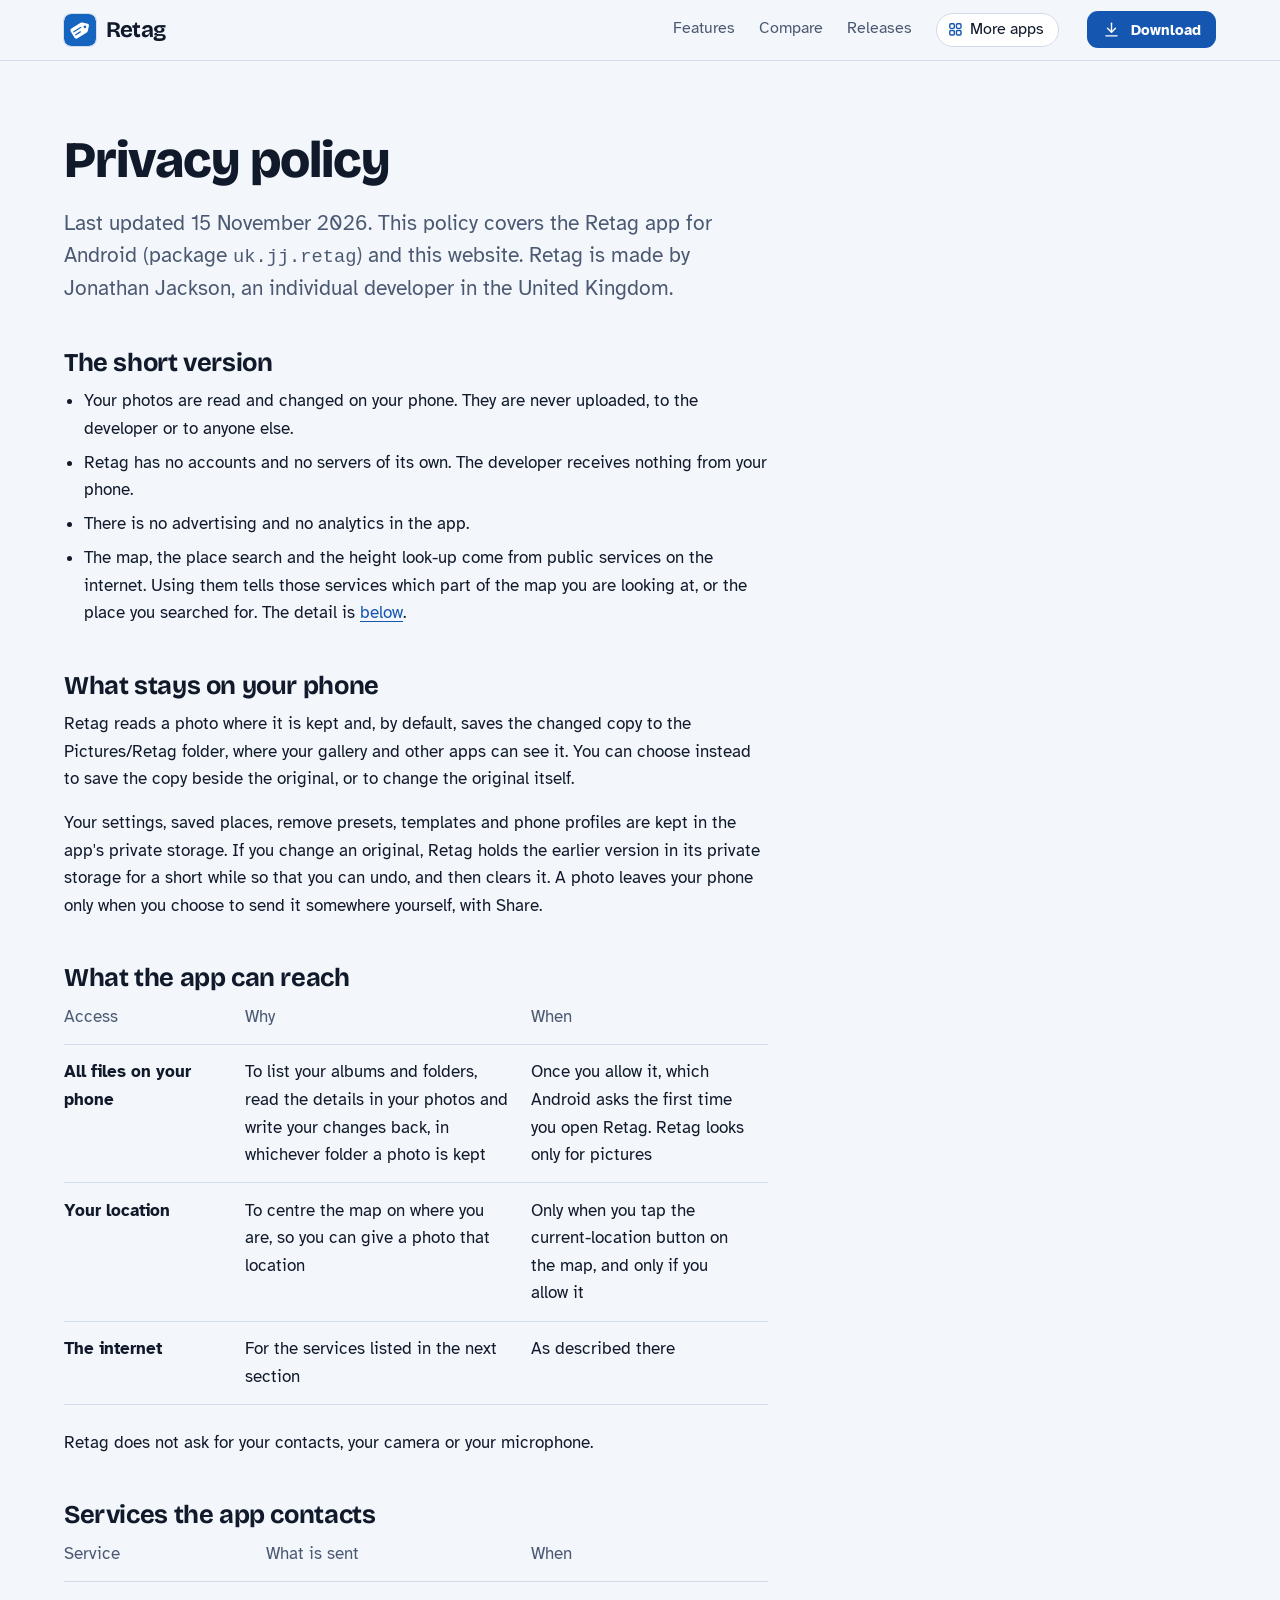
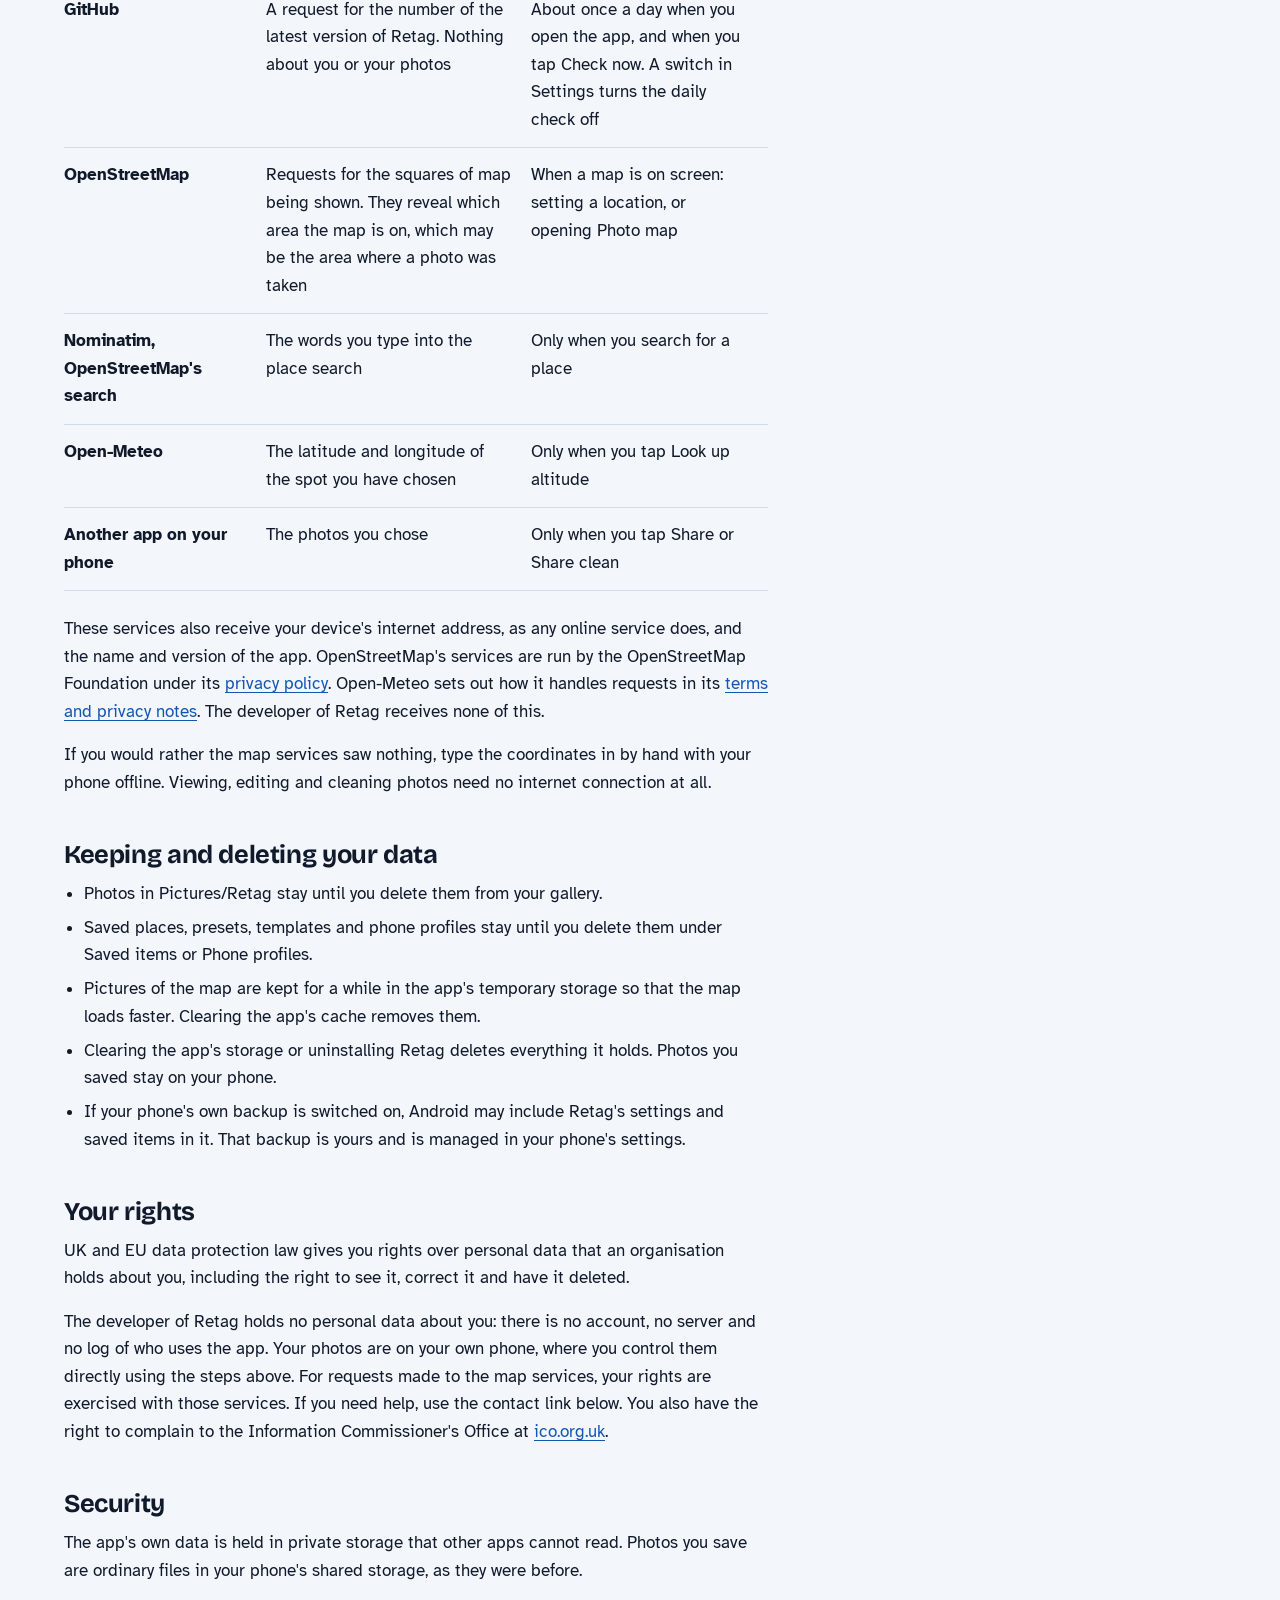
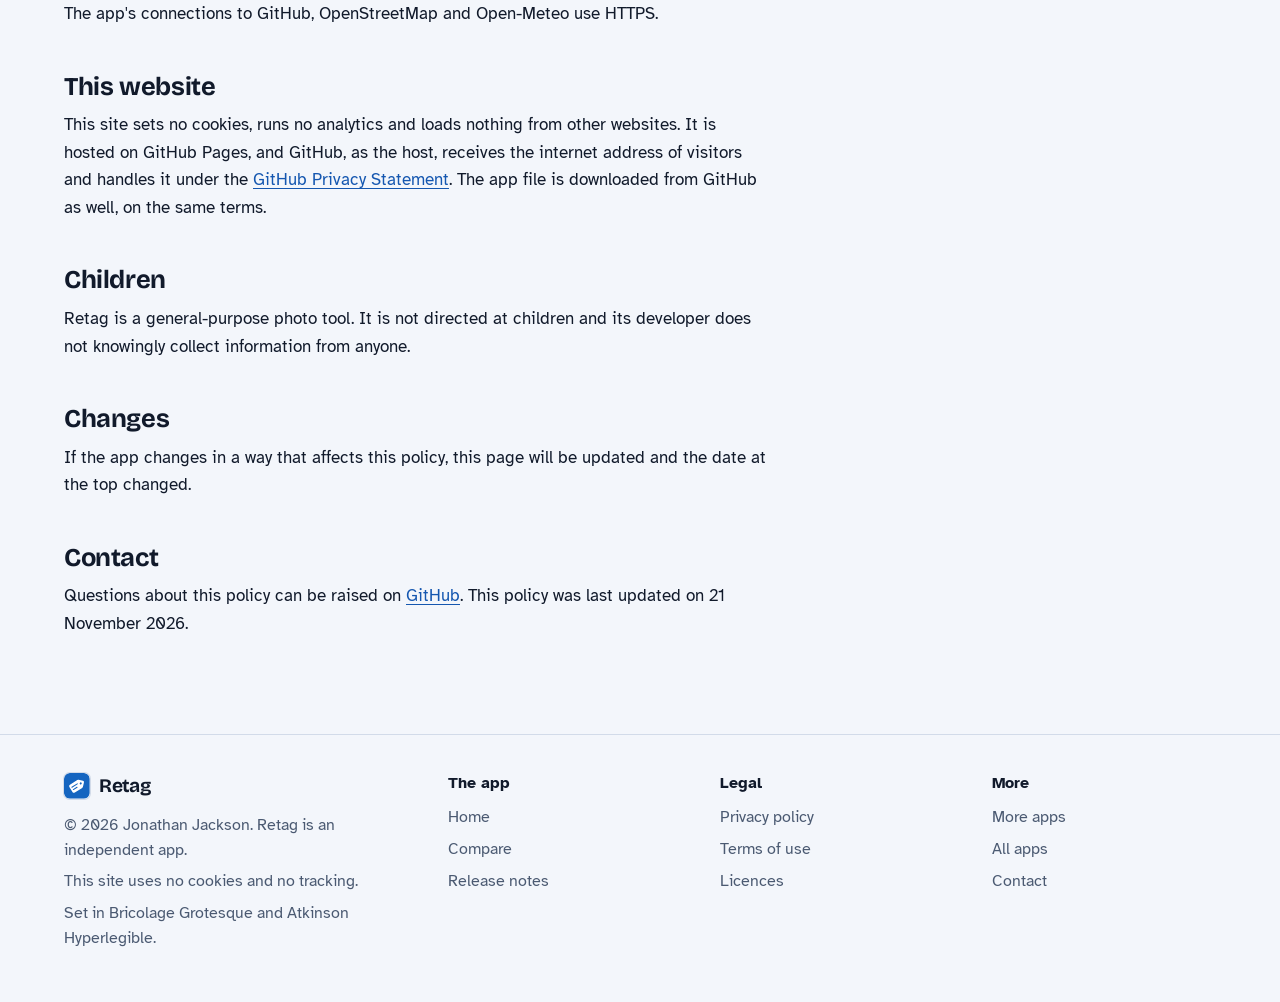
<file: privacy.html>
<!DOCTYPE html>
<html lang="en-GB">
<head>
<meta charset="utf-8">
<meta name="viewport" content="width=device-width, initial-scale=1">
<title>Retag privacy policy</title>
<meta name="description" content="What Retag does with your information: in short, it stays on your phone.">
<meta name="author" content="Jonathan Jackson">
<link rel="canonical" href="https://customgpter.github.io/retag/privacy.html">
<meta name="theme-color" content="#f3f6fb" media="(prefers-color-scheme: light)">
<meta name="theme-color" content="#0b111c" media="(prefers-color-scheme: dark)">
<meta property="og:type" content="website">
<meta property="og:site_name" content="Retag">
<meta property="og:title" content="Retag privacy policy">
<meta property="og:description" content="What Retag does with your information: in short, it stays on your phone.">
<meta property="og:url" content="https://customgpter.github.io/retag/privacy.html">
<meta property="og:image" content="https://customgpter.github.io/retag/assets/og.png">
<meta property="og:image:width" content="1200">
<meta property="og:image:height" content="630">
<meta property="og:image:alt" content="Retag&#x27;s editor showing a photo&#x27;s location, date and camera">
<meta property="og:locale" content="en_GB">
<meta name="twitter:card" content="summary_large_image">
<link rel="icon" href="./assets/favicon.svg" type="image/svg+xml">
<link rel="apple-touch-icon" href="./assets/apple-touch-icon.png">
<link rel="preload" href="./assets/fonts/bricolage-grotesque-latin.woff2" as="font" type="font/woff2" crossorigin>
<link rel="preload" href="./assets/fonts/atkinson-hyperlegible-latin-400-normal.woff2" as="font" type="font/woff2" crossorigin>
<link rel="stylesheet" href="./assets/site.css?v=1">
<link rel="stylesheet" href="./assets/house.css?v=1">
<link rel="stylesheet" href="./assets/apps-list.css?v=1">
<script src="./assets/apps-list.js?v=1" defer></script>
</head>
<body>
<a class="skip" href="#main">Skip to content</a>
<header class="masthead">
<div class="wrap">
<a class="brand" href="./" aria-label="Retag home"><svg viewBox="0 0 108 108" aria-hidden="true"><rect width="108" height="108" rx="24" fill="#1565c0"/><g transform="translate(54 54) scale(1.22) rotate(-32) translate(-54 -54)"><path fill="#fff" d="M36 38h30a6 6 0 0 1 4.2 1.8l11 11a4.5 4.5 0 0 1 0 6.4l-11 11a6 6 0 0 1-4.2 1.8H36a6 6 0 0 1-6-6V44a6 6 0 0 1 6-6z"/><circle cx="70" cy="54" r="3.6" fill="#1565c0"/><path fill="#1565c0" d="M37 47.5h22a1.75 1.75 0 0 1 0 3.5H37a1.75 1.75 0 0 1 0-3.5zM37 57h15a1.75 1.75 0 0 1 0 3.5H37a1.75 1.75 0 0 1 0-3.5z"/></g></svg><span>Retag</span></a>
<nav aria-label="Main"><ul><li><a href="./#features">Features</a></li><li><a href="./compare.html">Compare</a></li><li><a href="./releases.html">Releases</a></li><li><a class="more-apps" href="./more-apps.html"><svg class="ico" viewBox="0 0 24 24" aria-hidden="true"><rect x="4" y="4" width="6.5" height="6.5" rx="1.6"/><rect x="13.5" y="4" width="6.5" height="6.5" rx="1.6"/><rect x="4" y="13.5" width="6.5" height="6.5" rx="1.6"/><rect x="13.5" y="13.5" width="6.5" height="6.5" rx="1.6"/></svg>More apps</a></li></ul></nav>
<a class="button small" href="https://github.com/CustomGPTer/retag/releases/latest/download/Retag.apk"><svg class="ico" viewBox="0 0 24 24" aria-hidden="true"><path d="M12 4v11"/><path d="M7 10.5l5 5 5-5"/><path d="M5 20h14"/></svg>Download</a>
</div>
</header>
<main id="main" class="doc">
<div class="wrap">
<div class="measure">
<h1>Privacy policy</h1>
<p class="lede">Last updated 15 November 2026. This policy covers the Retag app for Android (package <code>uk.jj.retag</code>) and this website. Retag is made by Jonathan Jackson, an individual developer in the United Kingdom.</p>
<h2 id="short">The short version</h2><ul>
<li>Your photos are read and changed on your phone. They are never uploaded, to the developer or to anyone else.</li>
<li>Retag has no accounts and no servers of its own. The developer receives nothing from your phone.</li>
<li>There is no advertising and no analytics in the app.</li>
<li>The map, the place search and the height look-up come from public services on the internet. Using them tells those services which part of the map you are looking at, or the place you searched for. The detail is <a href="#services">below</a>.</li>
</ul><h2 id="device">What stays on your phone</h2><p>Retag reads a photo where it is kept and, by default, saves the changed copy to the Pictures/Retag folder, where your gallery and other apps can see it. You can choose instead to save the copy beside the original, or to change the original itself.</p>
<p>Your settings, saved places, remove presets, templates and phone profiles are kept in the app's private storage. If you change an original, Retag holds the earlier version in its private storage for a short while so that you can undo, and then clears it. A photo leaves your phone only when you choose to send it somewhere yourself, with Share.</p><h2 id="access">What the app can reach</h2><table>
<thead><tr><th scope="col">Access</th><th scope="col">Why</th><th scope="col">When</th></tr></thead>
<tbody>
<tr><th scope="row">All files on your phone</th><td>To list your albums and folders, read the details in your photos and write your changes back, in whichever folder a photo is kept</td><td>Once you allow it, which Android asks the first time you open Retag. Retag looks only for pictures</td></tr>
<tr><th scope="row">Your location</th><td>To centre the map on where you are, so you can give a photo that location</td><td>Only when you tap the current-location button on the map, and only if you allow it</td></tr>
<tr><th scope="row">The internet</th><td>For the services listed in the next section</td><td>As described there</td></tr>
</tbody>
</table>
<p class="after-table">Retag does not ask for your contacts, your camera or your microphone.</p><h2 id="services">Services the app contacts</h2><table>
<thead><tr><th scope="col">Service</th><th scope="col">What is sent</th><th scope="col">When</th></tr></thead>
<tbody>
<tr><th scope="row">GitHub</th><td>A request for the number of the latest version of Retag. Nothing about you or your photos</td><td>About once a day when you open the app, and when you tap Check now. A switch in Settings turns the daily check off</td></tr>
<tr><th scope="row">OpenStreetMap</th><td>Requests for the squares of map being shown. They reveal which area the map is on, which may be the area where a photo was taken</td><td>When a map is on screen: setting a location, or opening Photo map</td></tr>
<tr><th scope="row">Nominatim, OpenStreetMap's search</th><td>The words you type into the place search</td><td>Only when you search for a place</td></tr>
<tr><th scope="row">Open-Meteo</th><td>The latitude and longitude of the spot you have chosen</td><td>Only when you tap Look up altitude</td></tr>
<tr><th scope="row">Another app on your phone</th><td>The photos you chose</td><td>Only when you tap Share or Share clean</td></tr>
</tbody>
</table>
<p class="after-table">These services also receive your device's internet address, as any online service does, and the name and version of the app. OpenStreetMap's services are run by the OpenStreetMap Foundation under its <a href="https://osmfoundation.org/wiki/Privacy_Policy">privacy policy</a>. Open-Meteo sets out how it handles requests in its <a href="https://open-meteo.com/en/terms">terms and privacy notes</a>. The developer of Retag receives none of this.</p>
<p>If you would rather the map services saw nothing, type the coordinates in by hand with your phone offline. Viewing, editing and cleaning photos need no internet connection at all.</p><h2 id="deleting">Keeping and deleting your data</h2><ul>
<li>Photos in Pictures/Retag stay until you delete them from your gallery.</li>
<li>Saved places, presets, templates and phone profiles stay until you delete them under Saved items or Phone profiles.</li>
<li>Pictures of the map are kept for a while in the app's temporary storage so that the map loads faster. Clearing the app's cache removes them.</li>
<li>Clearing the app's storage or uninstalling Retag deletes everything it holds. Photos you saved stay on your phone.</li>
<li>If your phone's own backup is switched on, Android may include Retag's settings and saved items in it. That backup is yours and is managed in your phone's settings.</li>
</ul><h2 id="rights">Your rights</h2><p>UK and EU data protection law gives you rights over personal data that an organisation holds about you, including the right to see it, correct it and have it deleted.</p>
<p>The developer of Retag holds no personal data about you: there is no account, no server and no log of who uses the app. Your photos are on your own phone, where you control them directly using the steps above. For requests made to the map services, your rights are exercised with those services. If you need help, use the contact link below. You also have the right to complain to the Information Commissioner's Office at <a href="https://ico.org.uk">ico.org.uk</a>.</p><h2 id="security">Security</h2><p>The app's own data is held in private storage that other apps cannot read. Photos you save are ordinary files in your phone's shared storage, as they were before.</p>
<p>The app's connections to GitHub, OpenStreetMap and Open-Meteo use HTTPS.</p><h2 id="website">This website</h2><p>This site sets no cookies, runs no analytics and loads nothing from other websites. It is hosted on GitHub Pages, and GitHub, as the host, receives the internet address of visitors and handles it under the <a href="https://docs.github.com/site-policy/privacy-policies/github-general-privacy-statement">GitHub Privacy Statement</a>. The app file is downloaded from GitHub as well, on the same terms.</p><h2 id="children">Children</h2><p>Retag is a general-purpose photo tool. It is not directed at children and its developer does not knowingly collect information from anyone.</p><h2 id="changes">Changes</h2><p>If the app changes in a way that affects this policy, this page will be updated and the date at the top changed.</p>
<h2 id="contact">Contact</h2>
<p>Questions about this policy can be raised on <a href="https://github.com/CustomGPTer/retag/issues">GitHub</a>. This policy was last updated on 21 November 2026.</p>
</div>
</div>
</main>
<footer class="colophon">
<div class="wrap">
<div>
<a class="brand" href="./" aria-label="Retag home"><svg viewBox="0 0 108 108" aria-hidden="true"><rect width="108" height="108" rx="24" fill="#1565c0"/><g transform="translate(54 54) scale(1.22) rotate(-32) translate(-54 -54)"><path fill="#fff" d="M36 38h30a6 6 0 0 1 4.2 1.8l11 11a4.5 4.5 0 0 1 0 6.4l-11 11a6 6 0 0 1-4.2 1.8H36a6 6 0 0 1-6-6V44a6 6 0 0 1 6-6z"/><circle cx="70" cy="54" r="3.6" fill="#1565c0"/><path fill="#1565c0" d="M37 47.5h22a1.75 1.75 0 0 1 0 3.5H37a1.75 1.75 0 0 1 0-3.5zM37 57h15a1.75 1.75 0 0 1 0 3.5H37a1.75 1.75 0 0 1 0-3.5z"/></g></svg><span>Retag</span></a>
<p>&copy; 2026 Jonathan Jackson. Retag is an independent app.</p>
<p>This site uses no cookies and no tracking.</p>
<p>Set in Bricolage Grotesque and Atkinson Hyperlegible.</p>
</div>
<nav aria-label="The app"><h2>The app</h2><ul>
<li><a href="./">Home</a></li>
<li><a href="./compare.html">Compare</a></li>
<li><a href="./releases.html">Release notes</a></li>
</ul></nav>
<nav aria-label="Legal"><h2>Legal</h2><ul>
<li><a href="./privacy.html">Privacy policy</a></li>
<li><a href="./terms.html">Terms of use</a></li>
<li><a href="./licences.html">Licences</a></li>
</ul></nav>
<nav aria-label="More"><h2>More</h2><ul>
<li><a href="./more-apps.html">More apps</a></li>
<li><a href="https://customgpter.github.io/">All apps</a></li>
<li><a href="https://github.com/CustomGPTer/retag/issues">Contact</a></li>
</ul></nav>
</div>
</footer>
</body>
</html>
</file>
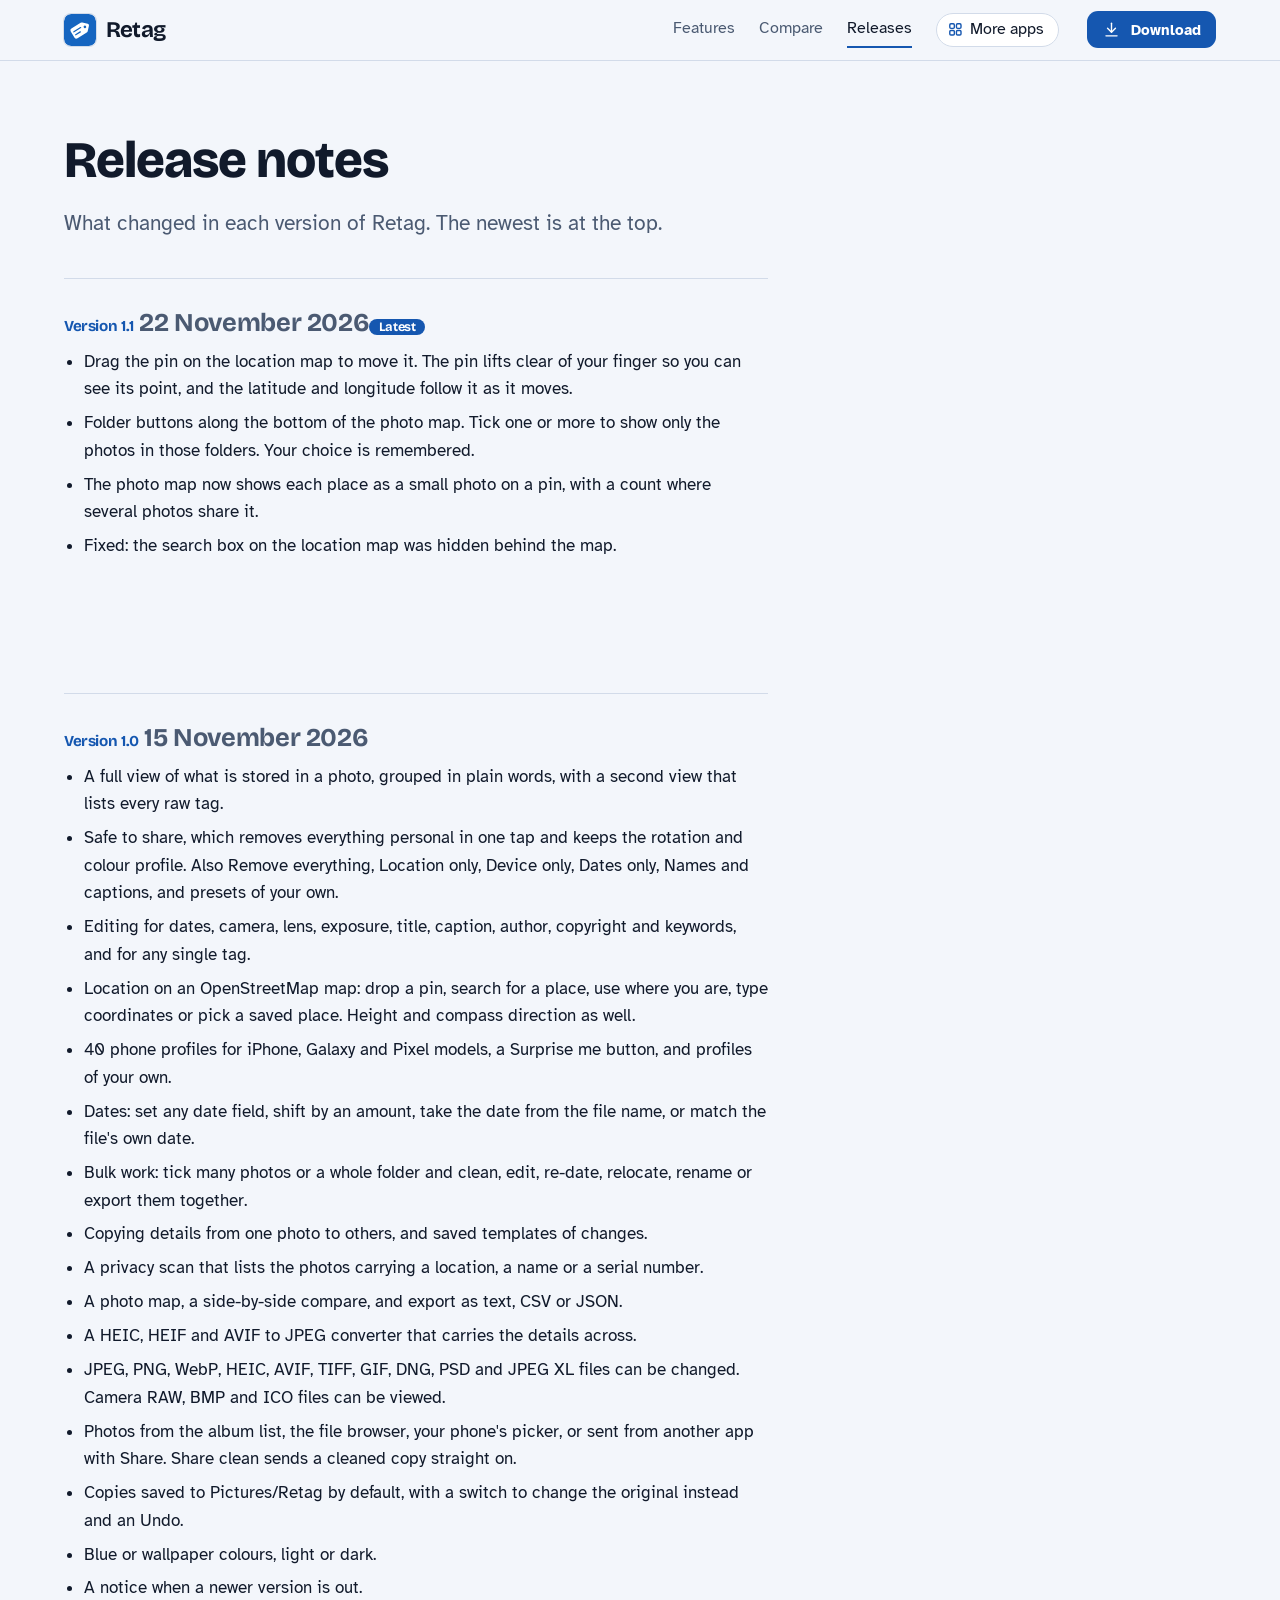
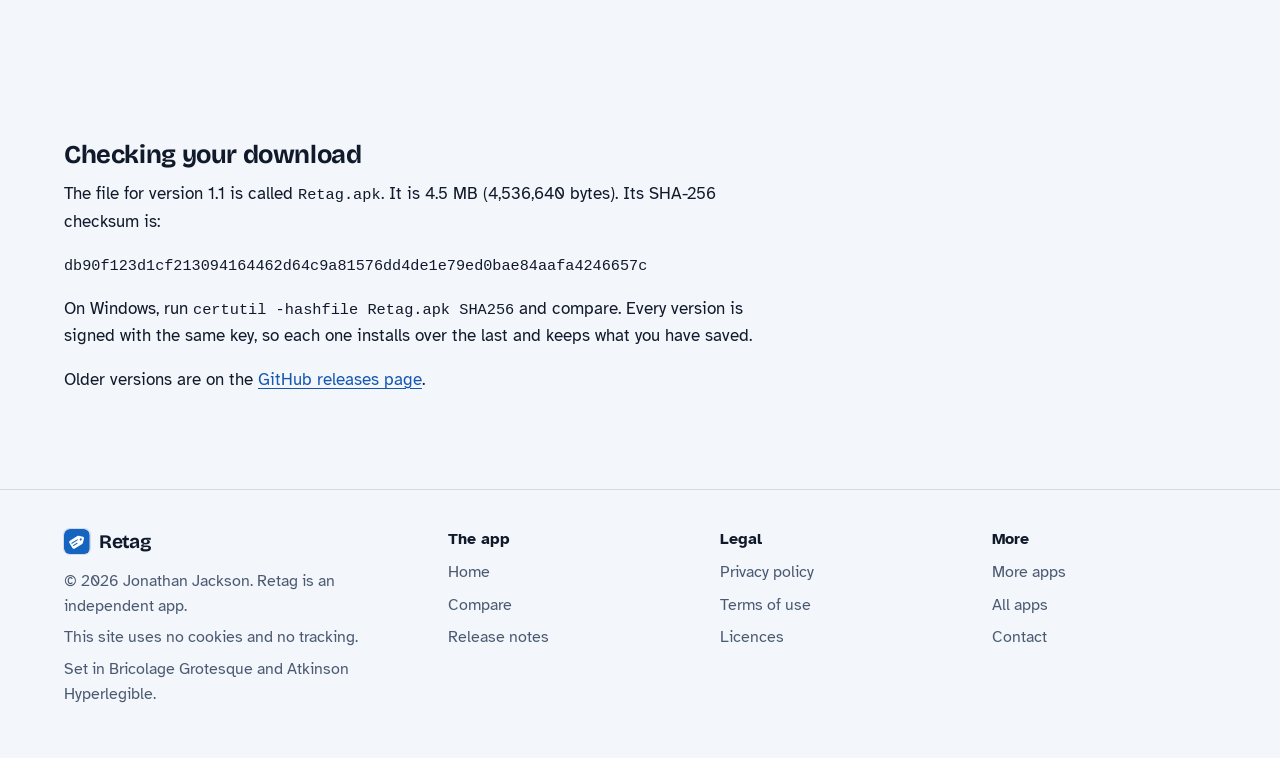
<file: releases.html>
<!DOCTYPE html>
<html lang="en-GB">
<head>
<meta charset="utf-8">
<meta name="viewport" content="width=device-width, initial-scale=1">
<title>Retag release notes</title>
<meta name="description" content="What changed in each version of Retag, with the file size and checksum to check your download.">
<meta name="author" content="Jonathan Jackson">
<link rel="canonical" href="https://customgpter.github.io/retag/releases.html">
<meta name="theme-color" content="#f3f6fb" media="(prefers-color-scheme: light)">
<meta name="theme-color" content="#0b111c" media="(prefers-color-scheme: dark)">
<meta property="og:type" content="website">
<meta property="og:site_name" content="Retag">
<meta property="og:title" content="Retag release notes">
<meta property="og:description" content="What changed in each version of Retag, with the file size and checksum to check your download.">
<meta property="og:url" content="https://customgpter.github.io/retag/releases.html">
<meta property="og:image" content="https://customgpter.github.io/retag/assets/og.png">
<meta property="og:image:width" content="1200">
<meta property="og:image:height" content="630">
<meta property="og:image:alt" content="Retag&#x27;s editor showing a photo&#x27;s location, date and camera">
<meta property="og:locale" content="en_GB">
<meta name="twitter:card" content="summary_large_image">
<link rel="icon" href="./assets/favicon.svg" type="image/svg+xml">
<link rel="apple-touch-icon" href="./assets/apple-touch-icon.png">
<link rel="preload" href="./assets/fonts/bricolage-grotesque-latin.woff2" as="font" type="font/woff2" crossorigin>
<link rel="preload" href="./assets/fonts/atkinson-hyperlegible-latin-400-normal.woff2" as="font" type="font/woff2" crossorigin>
<link rel="stylesheet" href="./assets/site.css?v=1">
<link rel="stylesheet" href="./assets/house.css?v=1">
<link rel="stylesheet" href="./assets/apps-list.css?v=1">
<script src="./assets/apps-list.js?v=1" defer></script>
</head>
<body>
<a class="skip" href="#main">Skip to content</a>
<header class="masthead">
<div class="wrap">
<a class="brand" href="./" aria-label="Retag home"><svg viewBox="0 0 108 108" aria-hidden="true"><rect width="108" height="108" rx="24" fill="#1565c0"/><g transform="translate(54 54) scale(1.22) rotate(-32) translate(-54 -54)"><path fill="#fff" d="M36 38h30a6 6 0 0 1 4.2 1.8l11 11a4.5 4.5 0 0 1 0 6.4l-11 11a6 6 0 0 1-4.2 1.8H36a6 6 0 0 1-6-6V44a6 6 0 0 1 6-6z"/><circle cx="70" cy="54" r="3.6" fill="#1565c0"/><path fill="#1565c0" d="M37 47.5h22a1.75 1.75 0 0 1 0 3.5H37a1.75 1.75 0 0 1 0-3.5zM37 57h15a1.75 1.75 0 0 1 0 3.5H37a1.75 1.75 0 0 1 0-3.5z"/></g></svg><span>Retag</span></a>
<nav aria-label="Main"><ul><li><a href="./#features">Features</a></li><li><a href="./compare.html">Compare</a></li><li><a href="./releases.html" aria-current="page">Releases</a></li><li><a class="more-apps" href="./more-apps.html"><svg class="ico" viewBox="0 0 24 24" aria-hidden="true"><rect x="4" y="4" width="6.5" height="6.5" rx="1.6"/><rect x="13.5" y="4" width="6.5" height="6.5" rx="1.6"/><rect x="4" y="13.5" width="6.5" height="6.5" rx="1.6"/><rect x="13.5" y="13.5" width="6.5" height="6.5" rx="1.6"/></svg>More apps</a></li></ul></nav>
<a class="button small" href="https://github.com/CustomGPTer/retag/releases/latest/download/Retag.apk"><svg class="ico" viewBox="0 0 24 24" aria-hidden="true"><path d="M12 4v11"/><path d="M7 10.5l5 5 5-5"/><path d="M5 20h14"/></svg>Download</a>
</div>
</header>
<main id="main" class="doc">
<div class="wrap">
<div class="measure">
<h1>Release notes</h1>
<p class="lede">What changed in each version of Retag. The newest is at the top.</p>
<section class="release" id="v1.1"><h2><span class="ver">Version 1.1</span> <span class="when">22 November 2026</span><span class="tag">Latest</span></h2><ul><li>Drag the pin on the location map to move it. The pin lifts clear of your finger so you can see its point, and the latitude and longitude follow it as it moves.</li><li>Folder buttons along the bottom of the photo map. Tick one or more to show only the photos in those folders. Your choice is remembered.</li><li>The photo map now shows each place as a small photo on a pin, with a count where several photos share it.</li><li>Fixed: the search box on the location map was hidden behind the map.</li></ul></section>
<section class="release" id="v1.0"><h2><span class="ver">Version 1.0</span> <span class="when">15 November 2026</span></h2><ul><li>A full view of what is stored in a photo, grouped in plain words, with a second view that lists every raw tag.</li><li>Safe to share, which removes everything personal in one tap and keeps the rotation and colour profile. Also Remove everything, Location only, Device only, Dates only, Names and captions, and presets of your own.</li><li>Editing for dates, camera, lens, exposure, title, caption, author, copyright and keywords, and for any single tag.</li><li>Location on an OpenStreetMap map: drop a pin, search for a place, use where you are, type coordinates or pick a saved place. Height and compass direction as well.</li><li>40 phone profiles for iPhone, Galaxy and Pixel models, a Surprise me button, and profiles of your own.</li><li>Dates: set any date field, shift by an amount, take the date from the file name, or match the file's own date.</li><li>Bulk work: tick many photos or a whole folder and clean, edit, re-date, relocate, rename or export them together.</li><li>Copying details from one photo to others, and saved templates of changes.</li><li>A privacy scan that lists the photos carrying a location, a name or a serial number.</li><li>A photo map, a side-by-side compare, and export as text, CSV or JSON.</li><li>A HEIC, HEIF and AVIF to JPEG converter that carries the details across.</li><li>JPEG, PNG, WebP, HEIC, AVIF, TIFF, GIF, DNG, PSD and JPEG XL files can be changed. Camera RAW, BMP and ICO files can be viewed.</li><li>Photos from the album list, the file browser, your phone's picker, or sent from another app with Share. Share clean sends a cleaned copy straight on.</li><li>Copies saved to Pictures/Retag by default, with a switch to change the original instead and an Undo.</li><li>Blue or wallpaper colours, light or dark.</li><li>A notice when a newer version is out.</li></ul></section>
<h2 id="checking">Checking your download</h2>
<p>The file for version 1.1 is called <code>Retag.apk</code>. It is 4.5 MB (4,536,640 bytes). Its SHA-256 checksum is:</p>
<p><code class="sum">db90f123d1cf213094164462d64c9a81576dd4de1e79ed0bae84aafa4246657c</code></p>
<p>On Windows, run <code>certutil -hashfile Retag.apk SHA256</code> and compare. Every version is signed with the same key, so each one installs over the last and keeps what you have saved.</p>
<p>Older versions are on the <a href="https://github.com/CustomGPTer/retag/releases">GitHub releases page</a>.</p>
</div>
</div>
</main>
<footer class="colophon">
<div class="wrap">
<div>
<a class="brand" href="./" aria-label="Retag home"><svg viewBox="0 0 108 108" aria-hidden="true"><rect width="108" height="108" rx="24" fill="#1565c0"/><g transform="translate(54 54) scale(1.22) rotate(-32) translate(-54 -54)"><path fill="#fff" d="M36 38h30a6 6 0 0 1 4.2 1.8l11 11a4.5 4.5 0 0 1 0 6.4l-11 11a6 6 0 0 1-4.2 1.8H36a6 6 0 0 1-6-6V44a6 6 0 0 1 6-6z"/><circle cx="70" cy="54" r="3.6" fill="#1565c0"/><path fill="#1565c0" d="M37 47.5h22a1.75 1.75 0 0 1 0 3.5H37a1.75 1.75 0 0 1 0-3.5zM37 57h15a1.75 1.75 0 0 1 0 3.5H37a1.75 1.75 0 0 1 0-3.5z"/></g></svg><span>Retag</span></a>
<p>&copy; 2026 Jonathan Jackson. Retag is an independent app.</p>
<p>This site uses no cookies and no tracking.</p>
<p>Set in Bricolage Grotesque and Atkinson Hyperlegible.</p>
</div>
<nav aria-label="The app"><h2>The app</h2><ul>
<li><a href="./">Home</a></li>
<li><a href="./compare.html">Compare</a></li>
<li><a href="./releases.html">Release notes</a></li>
</ul></nav>
<nav aria-label="Legal"><h2>Legal</h2><ul>
<li><a href="./privacy.html">Privacy policy</a></li>
<li><a href="./terms.html">Terms of use</a></li>
<li><a href="./licences.html">Licences</a></li>
</ul></nav>
<nav aria-label="More"><h2>More</h2><ul>
<li><a href="./more-apps.html">More apps</a></li>
<li><a href="https://customgpter.github.io/">All apps</a></li>
<li><a href="https://github.com/CustomGPTer/retag/issues">Contact</a></li>
</ul></nav>
</div>
</footer>
</body>
</html>
</file>
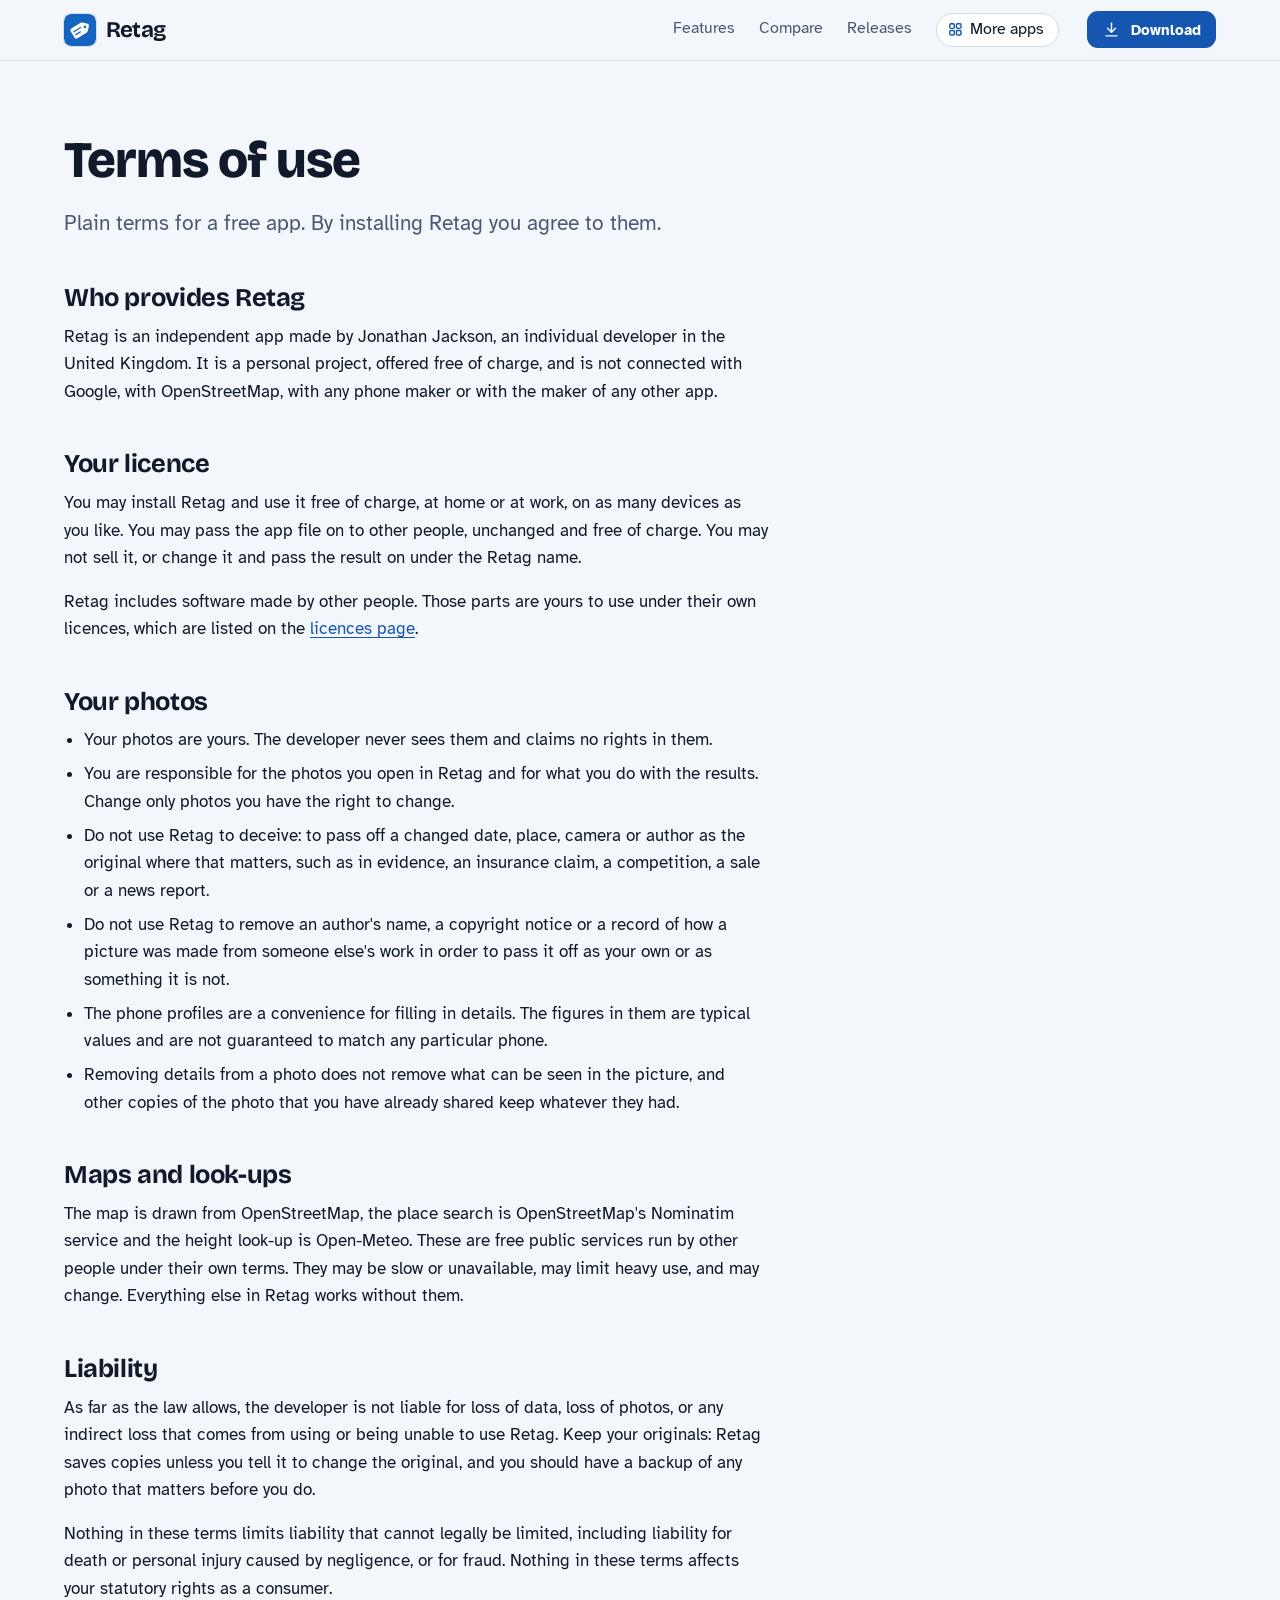
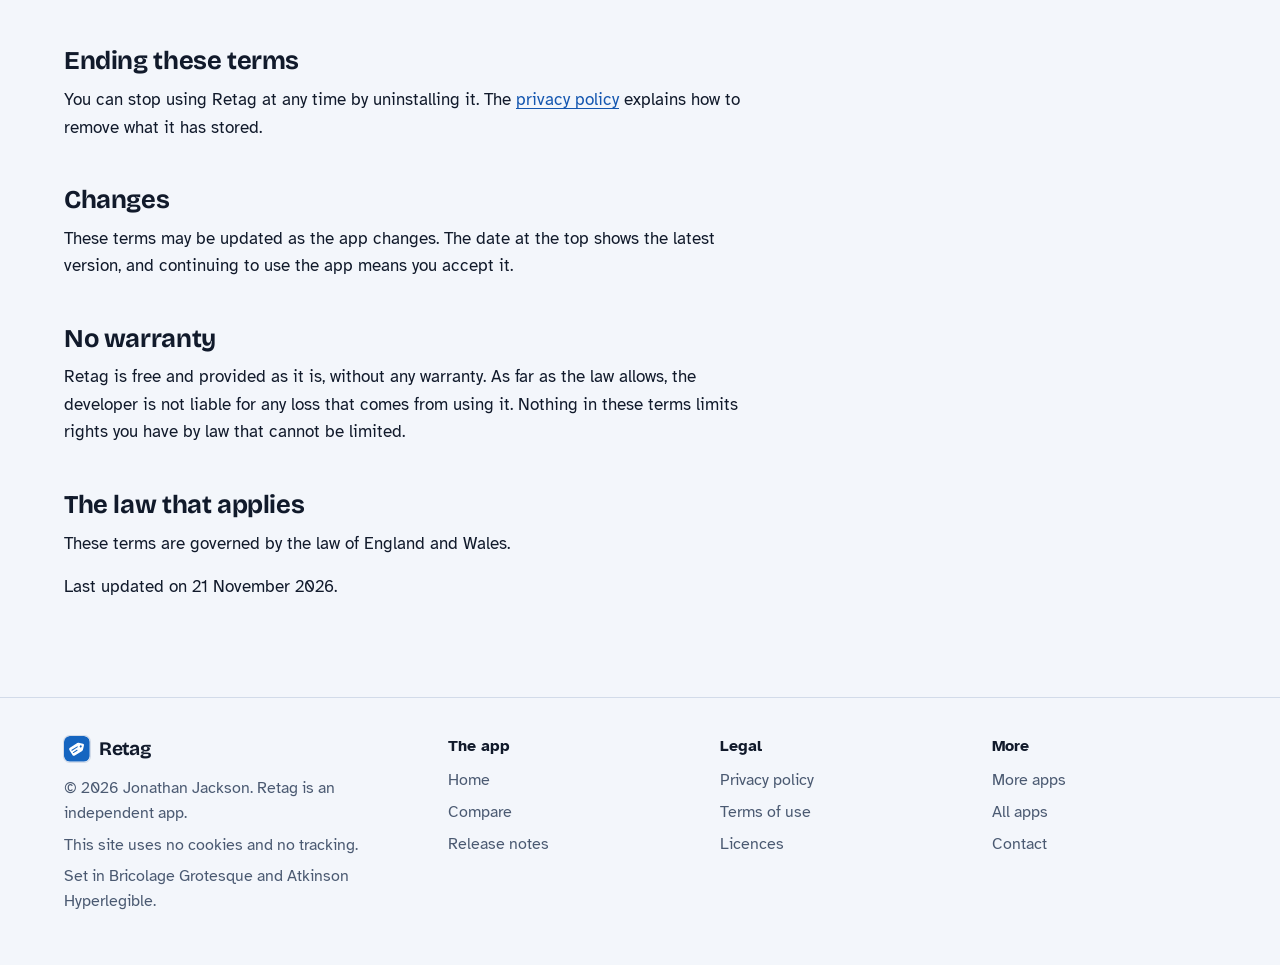
<file: terms.html>
<!DOCTYPE html>
<html lang="en-GB">
<head>
<meta charset="utf-8">
<meta name="viewport" content="width=device-width, initial-scale=1">
<title>Retag terms of use</title>
<meta name="description" content="The terms for using Retag.">
<meta name="author" content="Jonathan Jackson">
<link rel="canonical" href="https://customgpter.github.io/retag/terms.html">
<meta name="theme-color" content="#f3f6fb" media="(prefers-color-scheme: light)">
<meta name="theme-color" content="#0b111c" media="(prefers-color-scheme: dark)">
<meta property="og:type" content="website">
<meta property="og:site_name" content="Retag">
<meta property="og:title" content="Retag terms of use">
<meta property="og:description" content="The terms for using Retag.">
<meta property="og:url" content="https://customgpter.github.io/retag/terms.html">
<meta property="og:image" content="https://customgpter.github.io/retag/assets/og.png">
<meta property="og:image:width" content="1200">
<meta property="og:image:height" content="630">
<meta property="og:image:alt" content="Retag&#x27;s editor showing a photo&#x27;s location, date and camera">
<meta property="og:locale" content="en_GB">
<meta name="twitter:card" content="summary_large_image">
<link rel="icon" href="./assets/favicon.svg" type="image/svg+xml">
<link rel="apple-touch-icon" href="./assets/apple-touch-icon.png">
<link rel="preload" href="./assets/fonts/bricolage-grotesque-latin.woff2" as="font" type="font/woff2" crossorigin>
<link rel="preload" href="./assets/fonts/atkinson-hyperlegible-latin-400-normal.woff2" as="font" type="font/woff2" crossorigin>
<link rel="stylesheet" href="./assets/site.css?v=1">
<link rel="stylesheet" href="./assets/house.css?v=1">
<link rel="stylesheet" href="./assets/apps-list.css?v=1">
<script src="./assets/apps-list.js?v=1" defer></script>
</head>
<body>
<a class="skip" href="#main">Skip to content</a>
<header class="masthead">
<div class="wrap">
<a class="brand" href="./" aria-label="Retag home"><svg viewBox="0 0 108 108" aria-hidden="true"><rect width="108" height="108" rx="24" fill="#1565c0"/><g transform="translate(54 54) scale(1.22) rotate(-32) translate(-54 -54)"><path fill="#fff" d="M36 38h30a6 6 0 0 1 4.2 1.8l11 11a4.5 4.5 0 0 1 0 6.4l-11 11a6 6 0 0 1-4.2 1.8H36a6 6 0 0 1-6-6V44a6 6 0 0 1 6-6z"/><circle cx="70" cy="54" r="3.6" fill="#1565c0"/><path fill="#1565c0" d="M37 47.5h22a1.75 1.75 0 0 1 0 3.5H37a1.75 1.75 0 0 1 0-3.5zM37 57h15a1.75 1.75 0 0 1 0 3.5H37a1.75 1.75 0 0 1 0-3.5z"/></g></svg><span>Retag</span></a>
<nav aria-label="Main"><ul><li><a href="./#features">Features</a></li><li><a href="./compare.html">Compare</a></li><li><a href="./releases.html">Releases</a></li><li><a class="more-apps" href="./more-apps.html"><svg class="ico" viewBox="0 0 24 24" aria-hidden="true"><rect x="4" y="4" width="6.5" height="6.5" rx="1.6"/><rect x="13.5" y="4" width="6.5" height="6.5" rx="1.6"/><rect x="4" y="13.5" width="6.5" height="6.5" rx="1.6"/><rect x="13.5" y="13.5" width="6.5" height="6.5" rx="1.6"/></svg>More apps</a></li></ul></nav>
<a class="button small" href="https://github.com/CustomGPTer/retag/releases/latest/download/Retag.apk"><svg class="ico" viewBox="0 0 24 24" aria-hidden="true"><path d="M12 4v11"/><path d="M7 10.5l5 5 5-5"/><path d="M5 20h14"/></svg>Download</a>
</div>
</header>
<main id="main" class="doc">
<div class="wrap">
<div class="measure">
<h1>Terms of use</h1>
<p class="lede">Plain terms for a free app. By installing Retag you agree to them.</p>
<h2 id="who">Who provides Retag</h2><p>Retag is an independent app made by Jonathan Jackson, an individual developer in the United Kingdom. It is a personal project, offered free of charge, and is not connected with Google, with OpenStreetMap, with any phone maker or with the maker of any other app.</p><h2 id="licence">Your licence</h2><p>You may install Retag and use it free of charge, at home or at work, on as many devices as you like. You may pass the app file on to other people, unchanged and free of charge. You may not sell it, or change it and pass the result on under the Retag name.</p>
<p>Retag includes software made by other people. Those parts are yours to use under their own licences, which are listed on the <a href="licences.html">licences page</a>.</p><h2 id="photos">Your photos</h2><ul>
<li>Your photos are yours. The developer never sees them and claims no rights in them.</li>
<li>You are responsible for the photos you open in Retag and for what you do with the results. Change only photos you have the right to change.</li>
<li>Do not use Retag to deceive: to pass off a changed date, place, camera or author as the original where that matters, such as in evidence, an insurance claim, a competition, a sale or a news report.</li>
<li>Do not use Retag to remove an author's name, a copyright notice or a record of how a picture was made from someone else's work in order to pass it off as your own or as something it is not.</li>
<li>The phone profiles are a convenience for filling in details. The figures in them are typical values and are not guaranteed to match any particular phone.</li>
<li>Removing details from a photo does not remove what can be seen in the picture, and other copies of the photo that you have already shared keep whatever they had.</li>
</ul><h2 id="others">Maps and look-ups</h2><p>The map is drawn from OpenStreetMap, the place search is OpenStreetMap's Nominatim service and the height look-up is Open-Meteo. These are free public services run by other people under their own terms. They may be slow or unavailable, may limit heavy use, and may change. Everything else in Retag works without them.</p><h2 id="liability">Liability</h2><p>As far as the law allows, the developer is not liable for loss of data, loss of photos, or any indirect loss that comes from using or being unable to use Retag. Keep your originals: Retag saves copies unless you tell it to change the original, and you should have a backup of any photo that matters before you do.</p>
<p>Nothing in these terms limits liability that cannot legally be limited, including liability for death or personal injury caused by negligence, or for fraud. Nothing in these terms affects your statutory rights as a consumer.</p><h2 id="ending">Ending these terms</h2><p>You can stop using Retag at any time by uninstalling it. The <a href="privacy.html#deleting">privacy policy</a> explains how to remove what it has stored.</p><h2 id="changes">Changes</h2><p>These terms may be updated as the app changes. The date at the top shows the latest version, and continuing to use the app means you accept it.</p>
<h2 id="no-warranty">No warranty</h2>
<p>Retag is free and provided as it is, without any warranty. As far as the law allows, the developer is not liable for any loss that comes from using it. Nothing in these terms limits rights you have by law that cannot be limited.</p>
<h2 id="governing">The law that applies</h2>
<p>These terms are governed by the law of England and Wales.</p>
<p>Last updated on 21 November 2026.</p>
</div>
</div>
</main>
<footer class="colophon">
<div class="wrap">
<div>
<a class="brand" href="./" aria-label="Retag home"><svg viewBox="0 0 108 108" aria-hidden="true"><rect width="108" height="108" rx="24" fill="#1565c0"/><g transform="translate(54 54) scale(1.22) rotate(-32) translate(-54 -54)"><path fill="#fff" d="M36 38h30a6 6 0 0 1 4.2 1.8l11 11a4.5 4.5 0 0 1 0 6.4l-11 11a6 6 0 0 1-4.2 1.8H36a6 6 0 0 1-6-6V44a6 6 0 0 1 6-6z"/><circle cx="70" cy="54" r="3.6" fill="#1565c0"/><path fill="#1565c0" d="M37 47.5h22a1.75 1.75 0 0 1 0 3.5H37a1.75 1.75 0 0 1 0-3.5zM37 57h15a1.75 1.75 0 0 1 0 3.5H37a1.75 1.75 0 0 1 0-3.5z"/></g></svg><span>Retag</span></a>
<p>&copy; 2026 Jonathan Jackson. Retag is an independent app.</p>
<p>This site uses no cookies and no tracking.</p>
<p>Set in Bricolage Grotesque and Atkinson Hyperlegible.</p>
</div>
<nav aria-label="The app"><h2>The app</h2><ul>
<li><a href="./">Home</a></li>
<li><a href="./compare.html">Compare</a></li>
<li><a href="./releases.html">Release notes</a></li>
</ul></nav>
<nav aria-label="Legal"><h2>Legal</h2><ul>
<li><a href="./privacy.html">Privacy policy</a></li>
<li><a href="./terms.html">Terms of use</a></li>
<li><a href="./licences.html">Licences</a></li>
</ul></nav>
<nav aria-label="More"><h2>More</h2><ul>
<li><a href="./more-apps.html">More apps</a></li>
<li><a href="https://customgpter.github.io/">All apps</a></li>
<li><a href="https://github.com/CustomGPTer/retag/issues">Contact</a></li>
</ul></nav>
</div>
</footer>
</body>
</html>
</file>
<file: assets/site.css>
@font-face{font-family:"Bricolage Grotesque";src:url("fonts/bricolage-grotesque-latin.woff2") format("woff2");font-weight:200 800;font-style:normal;font-display:swap}
@font-face{font-family:"Atkinson Hyperlegible";src:url("fonts/atkinson-hyperlegible-latin-400-normal.woff2") format("woff2");font-weight:400;font-style:normal;font-display:swap}
@font-face{font-family:"Atkinson Hyperlegible";src:url("fonts/atkinson-hyperlegible-latin-700-normal.woff2") format("woff2");font-weight:700;font-style:normal;font-display:swap}

/* Daylight page, night-time camera. The lamp colour is kept for the one thing to press and for what the camera has seen. */
:root{
  --page:#f2f5f9; --panel:#ffffff; --raised:#e8edf3; --ink:#0d1a2b; --soft:#465468; --rule:#d2dae4;
  --accent:#0a6a55; --accent-ink:#ffffff; --warn:#8a5200; --rec:#d3302f;
  --lamp:#ffb347; --lamp-ink:#231400; --lamp-text:#8a5200;
  --night:#09111e; --night-2:#111d30; --night-3:#1a2a43; --night-ink:#eaf0f8; --night-soft:#9fb0c7; --night-rule:#24364f; --iris:#55d6ab;
  --display:"Bricolage Grotesque","Atkinson Hyperlegible",system-ui,sans-serif;
  --sans:"Atkinson Hyperlegible",system-ui,-apple-system,"Segoe UI",Roboto,sans-serif;
  --mono:ui-monospace,SFMono-Regular,Menlo,Consolas,"Liberation Mono",monospace;
  color-scheme:light dark;
}
@media (prefers-color-scheme:dark){
  :root{--page:#0a111b; --panel:#111a27; --raised:#182434; --ink:#e9eef5; --soft:#a0aec0; --rule:#243247;
    --accent:#55d6ab; --accent-ink:#00281d; --warn:#ffb347; --rec:#ff6163; --lamp-text:#ffb347}
}

*,*::before,*::after{box-sizing:border-box}
html{-webkit-text-size-adjust:100%;scroll-behavior:smooth;scroll-padding-top:5.5rem}
@media (prefers-reduced-motion:reduce){html{scroll-behavior:auto}}
body{margin:0;background:var(--page);color:var(--ink);font:400 1.0625rem/1.62 var(--sans);text-rendering:optimizeLegibility;-webkit-font-smoothing:antialiased}
img,svg{max-width:100%;display:block}
a{color:var(--accent);text-decoration-thickness:.07em;text-underline-offset:.2em}
a:hover{text-decoration-thickness:.13em}
:focus-visible{outline:3px solid var(--lamp);outline-offset:3px;border-radius:6px}
code{font:.9em/1 var(--mono);overflow-wrap:anywhere}
h1,h2,h3{font-family:var(--display);font-weight:700;letter-spacing:-.015em;line-height:1.08;margin:0;text-wrap:balance}
p{margin:0 0 1rem}
.skip{position:absolute;left:-999px;top:0;background:var(--ink);color:var(--page);padding:.6rem 1rem;z-index:30;border-radius:0 0 8px 0}
.skip:focus{left:0}
.sr{position:absolute;width:1px;height:1px;overflow:hidden;clip-path:inset(50%);white-space:nowrap}
.wrap{width:min(72rem,100% - 2.5rem);margin-inline:auto}
.measure{max-width:44rem}
.ico{width:1.25em;height:1.25em;flex:none;fill:none;stroke:currentColor;stroke-width:1.75;stroke-linecap:round;stroke-linejoin:round}

/* ---------- masthead */
.masthead{position:sticky;top:0;z-index:20;background:color-mix(in srgb,var(--page) 88%,transparent);-webkit-backdrop-filter:blur(14px) saturate(1.3);backdrop-filter:blur(14px) saturate(1.3);border-bottom:1px solid var(--rule)}
.masthead .wrap{display:flex;flex-wrap:wrap;align-items:center;gap:.35rem 1.75rem;padding-block:.7rem}
.brand{display:inline-flex;align-items:center;gap:.6rem;font:700 1.4rem/1 var(--display);letter-spacing:-.03em;color:var(--ink);text-decoration:none;margin-right:auto}
.brand svg{width:2rem;height:2rem;flex:none;border-radius:.5rem;box-shadow:0 0 0 1px var(--rule)}
.masthead nav ul{display:flex;flex-wrap:wrap;align-items:center;gap:.15rem 1.5rem;list-style:none;margin:0;padding:0;font-size:1rem;line-height:1.3}
.masthead nav a{display:inline-flex;align-items:center;gap:.4rem;color:var(--soft);text-decoration:none;padding-block:.45rem;border-bottom:2px solid transparent}
.masthead nav a:hover{color:var(--ink)}
.masthead nav a[aria-current="page"]{color:var(--ink);border-bottom-color:var(--lamp)}
.masthead nav a.more-apps{color:var(--ink);border:1px solid var(--rule);border-radius:999px;padding:.34rem .85rem .34rem .65rem;background:var(--panel)}
.masthead nav a.more-apps .ico{width:1.05em;height:1.05em;color:var(--accent);stroke-width:2}
.masthead nav a.more-apps:hover,.masthead nav a.more-apps[aria-current="page"]{border-color:var(--accent)}
.button{display:inline-flex;align-items:center;gap:.6rem;background:var(--lamp);color:var(--lamp-ink);font:700 1.08rem/1.2 var(--sans);text-decoration:none;padding:.95rem 1.5rem;border-radius:14px;box-shadow:0 1px 0 rgba(255,255,255,.45) inset,0 12px 24px -14px rgba(138,82,0,.9)}
.button:hover{background:#ffc56e}
.button:active{transform:translateY(1px)}
.button.small{font-size:.95rem;padding:.55rem .95rem;border-radius:11px;box-shadow:none}
.button.quiet{background:none;box-shadow:none;border:1px solid var(--rule);color:var(--ink)}
.button.quiet:hover{border-color:var(--ink);background:none}
@media (max-width:52rem){
  .masthead nav{order:3;flex:1 0 100%}
  .masthead nav ul{gap:.1rem .85rem;font-size:.95rem}
  .masthead nav .wide{display:none}
}
@media (max-width:24rem){.masthead nav a.more-apps .ico{display:none}.masthead nav a.more-apps{padding-inline:.7rem}}

/* ---------- hero */
.hero{padding-block:clamp(2.2rem,6vw,4.75rem) clamp(2.5rem,6vw,4.5rem);overflow:hidden}
.hero-grid{display:grid;gap:clamp(2.25rem,5vw,4rem);align-items:center}
@media (min-width:62rem){.hero-grid{grid-template-columns:minmax(0,11fr) minmax(0,10fr)}}
.hero h1{font-size:clamp(2.6rem,6vw,4.25rem);font-weight:800;line-height:1;letter-spacing:-.022em;margin-bottom:1.5rem}
.lede{font-size:clamp(1.14rem,2vw,1.3rem);line-height:1.55;color:var(--soft);margin:0 0 1rem;max-width:34rem}
.get{display:flex;flex-wrap:wrap;align-items:center;gap:.9rem 1.5rem;margin:1.8rem 0 1.1rem}
.get .aside{font-weight:700;color:var(--ink)}
.facts{font-size:.98rem;line-height:1.5;color:var(--soft);margin:0 0 .5rem;max-width:36rem}
.pills{display:flex;flex-wrap:wrap;gap:.45rem;list-style:none;margin:0 0 1rem;padding:0;font-size:.95rem}
.pills li{border:1px solid var(--rule);border-radius:999px;padding:.22rem .8rem;background:var(--panel);color:var(--soft)}

/* the monitor: the camera's view, the day beneath it, and the alert it sends */
.monitor{position:relative;max-width:36rem;margin-inline:auto;width:100%;padding-bottom:3.1rem}
@media (min-width:62rem){.monitor{margin-inline:auto 0}}
.screen{position:relative;background:var(--night);border-radius:22px;padding:.6rem;box-shadow:0 0 0 1px var(--night-rule),0 30px 60px -30px rgba(9,17,30,.75)}
.cam{position:relative;border-radius:15px;overflow:hidden;aspect-ratio:16/10;background:#0b1626}
.cam svg{width:100%;height:100%}
.cam text{font:700 15px var(--sans);fill:#231400}
.hud{position:absolute;display:inline-flex;align-items:center;gap:.4rem;font:700 .76rem/1 var(--sans);color:var(--night-ink);background:rgba(6,12,22,.62);border-radius:999px;padding:.38rem .65rem;letter-spacing:.01em}
.hud i{width:.5rem;height:.5rem;border-radius:50%;background:var(--iris)}
.hud.watching{left:.7rem;top:.7rem}
.hud.rec{right:.7rem;top:.7rem}
.hud.rec i{background:#ff5a5c}
.hud.stamp{left:.7rem;bottom:.7rem;font:400 .74rem/1 var(--mono);border-radius:6px;color:#d5deea}
.hud.place{right:.7rem;bottom:.7rem;border-radius:6px;font-weight:400;color:#d5deea}
.day{padding:.85rem .55rem 2rem;color:var(--night-soft);font-size:.8rem;line-height:1.2}
.day-head{display:flex;justify-content:space-between;margin-bottom:.6rem}
.day-head b{color:var(--night-ink)}
.track{position:relative;height:1.5rem;border-radius:7px;background:repeating-linear-gradient(90deg,var(--night-3) 0 1px,transparent 1px calc(100% / 24)),var(--night-2);box-shadow:inset 0 0 0 1px var(--night-rule)}
.ev{position:absolute;top:3px;bottom:3px;width:max(5px,1.1%);border-radius:3px;background:var(--iris);left:var(--at)}
.ev.seen{background:var(--lamp)}
.now{position:absolute;top:-4px;bottom:-4px;left:var(--at);width:2px;background:var(--night-ink);border-radius:2px}
.hours{display:flex;justify-content:space-between;margin-top:.4rem;font-size:.72rem}
.alert{position:absolute;right:-.4rem;bottom:0;display:flex;align-items:center;gap:.75rem;width:min(19rem,88%);background:var(--panel);color:var(--ink);border:1px solid var(--rule);border-radius:16px;padding:.65rem .8rem;box-shadow:0 18px 36px -18px rgba(9,17,30,.55)}
.alert .thumb{flex:none;width:3.1rem;height:3.1rem;border-radius:10px;background:linear-gradient(160deg,#16263d,#0b1626);position:relative;overflow:hidden}
.alert .thumb::before{content:"";position:absolute;left:50%;bottom:0;width:38%;height:62%;translate:-50% 0;border-radius:40% 40% 0 0;background:#6f86a6}
.alert .thumb::after{content:"";position:absolute;left:50%;top:14%;width:26%;aspect-ratio:1;translate:-50% 0;border-radius:50%;background:#8ea4c2}
.alert b{display:block;font-size:.98rem;line-height:1.25}
.alert span{display:block;font-size:.86rem;color:var(--soft);line-height:1.3}
.alert .dot{flex:none;width:.6rem;height:.6rem;border-radius:50%;background:var(--lamp);margin-left:auto;box-shadow:0 0 0 4px color-mix(in srgb,var(--lamp) 25%,transparent)}
@media (max-width:26rem){.alert{right:0}}
@media (prefers-reduced-motion:no-preference){
  .cam .spill{animation:vg-in .9s ease-out .25s both}
  .cam .who{animation:vg-step .9s cubic-bezier(.2,.8,.25,1) .9s both}
  .cam .mark{animation:vg-lock .45s cubic-bezier(.3,1.4,.5,1) 1.7s both;transform-box:fill-box;transform-origin:center}
  .hud.rec{animation:vg-in .3s ease-out 2.05s both}
  .hud.rec i{animation:vg-blink 1.2s steps(2,jump-none) 2.3s 4}
  .ev.seen,.now{animation:vg-pop .4s cubic-bezier(.3,1.5,.5,1) 2.4s both}
  .alert{animation:vg-rise .6s cubic-bezier(.2,.8,.25,1) 2.9s both}
  @keyframes vg-in{from{opacity:0}to{opacity:1}}
  @keyframes vg-step{from{opacity:0;transform:translateX(18px)}to{opacity:1;transform:none}}
  @keyframes vg-lock{from{opacity:0;transform:scale(1.12)}to{opacity:1;transform:none}}
  @keyframes vg-blink{from{opacity:1}to{opacity:.25}}
  @keyframes vg-pop{from{opacity:0;transform:scaleY(.2)}to{opacity:1;transform:none}}
  @keyframes vg-rise{from{opacity:0;transform:translateY(14px)}to{opacity:1;transform:none}}
}

/* ---------- sections */
section{padding-block:clamp(3rem,7vw,5.5rem)}
section + section{border-top:1px solid var(--rule)}
h2{font-size:clamp(1.8rem,3.6vw,2.6rem);margin-bottom:.9rem}
h3{font:700 1.1rem/1.3 var(--sans);letter-spacing:0;margin:0 0 .3rem}
.intro{color:var(--soft);max-width:40rem;margin-bottom:2.2rem;font-size:1.1rem}

.promises{padding-block:0;border-block:1px solid var(--rule);background:var(--panel)}
.promises ul{list-style:none;margin:0;padding:0;display:grid;grid-template-columns:repeat(auto-fit,minmax(min(100%,14rem),1fr))}
.promises li{display:flex;gap:.8rem;align-items:flex-start;padding:1.4rem 1.5rem 1.4rem 0}
.promises .ico{width:1.6rem;height:1.6rem;color:var(--accent);margin-top:.1rem}
.promises b{display:block;line-height:1.3}
.promises span{color:var(--soft);font-size:.96rem;line-height:1.45;display:block}
.hero + .promises{border-top:1px solid var(--rule)}

.steps{list-style:none;counter-reset:s;margin:0;padding:0;display:grid;gap:1.25rem}
@media (min-width:52rem){.steps{grid-template-columns:repeat(3,minmax(0,1fr))}}
.steps li{counter-increment:s;background:var(--panel);border:1px solid var(--rule);border-radius:18px;padding:1.4rem 1.4rem 1.5rem}
.steps li::before{content:counter(s);display:grid;place-items:center;width:2rem;height:2rem;border-radius:50%;background:var(--ink);color:var(--page);font:700 1rem/1 var(--display);margin-bottom:1rem}
.steps p{margin:0;color:var(--soft)}

.notices{display:grid;gap:1.25rem}
@media (min-width:52rem){.notices{grid-template-columns:repeat(2,minmax(0,1fr))}}
.sense{background:var(--night);color:var(--night-ink);border-radius:20px;padding:1.5rem 1.5rem 1.6rem;box-shadow:0 0 0 1px var(--night-rule)}
.sense h3{font:700 1.35rem/1.2 var(--display);letter-spacing:-.02em;margin-bottom:.35rem}
.sense p{color:var(--night-soft);margin-bottom:1.1rem}
.chips{display:flex;flex-wrap:wrap;gap:.5rem;list-style:none;margin:0;padding:0}
.chips li{display:inline-flex;align-items:center;gap:.45rem;border:1px solid var(--night-rule);background:var(--night-2);border-radius:10px;padding:.42rem .75rem .42rem .6rem;font-size:.98rem;line-height:1.2}
.chips .ico{color:var(--lamp)}

.groups{display:grid;gap:0}
.group{display:grid;gap:.4rem 3rem;padding-block:1.6rem;border-top:1px solid var(--rule)}
.group:last-child{border-bottom:1px solid var(--rule)}
@media (min-width:56rem){.group{grid-template-columns:13rem minmax(0,1fr)}}
.group > h3{font:700 1.3rem/1.2 var(--display);letter-spacing:-.02em;color:var(--ink)}
.group dl{margin:0;display:grid;gap:1.1rem 2.5rem}
@media (min-width:40rem){.group dl{grid-template-columns:repeat(2,minmax(0,1fr))}}
.group dt{font-weight:700;line-height:1.35}
.group dd{margin:.2rem 0 0;color:var(--soft)}

.setups{display:grid;gap:1.25rem}
@media (min-width:52rem){.setups{grid-template-columns:repeat(2,minmax(0,1fr))}}
.setup{background:var(--panel);border:1px solid var(--rule);border-radius:20px;padding:1.5rem}
.setup h3{font:700 1.35rem/1.2 var(--display);letter-spacing:-.02em;margin-bottom:.9rem}
.setup .kit{display:flex;align-items:center;gap:.6rem;color:var(--soft);font-size:.95rem;margin-bottom:1rem}
.setup .kit .ico{width:1.9rem;height:1.9rem;color:var(--ink);stroke-width:1.5}
.setup .kit .to{width:1.2rem;height:1.2rem;color:var(--soft)}
.ticks{list-style:none;margin:0;padding:0;display:grid;gap:.5rem}
.ticks li{position:relative;padding-left:1.7rem;color:var(--soft)}
.ticks li::before{content:"";position:absolute;left:.15rem;top:.42em;width:.75rem;height:.42rem;border-left:2.5px solid var(--accent);border-bottom:2.5px solid var(--accent);rotate:-45deg}

.modes{list-style:none;margin:0;padding:0;display:grid;gap:1.25rem}
@media (min-width:52rem){.modes{grid-template-columns:repeat(3,minmax(0,1fr))}}
.modes li{border-top:3px solid var(--ink);padding-top:1rem}
.modes p{color:var(--soft);margin:0}

.scroll{overflow-x:auto}
table{width:100%;border-collapse:collapse}
th,td{text-align:left;vertical-align:top;padding:.85rem 1.2rem .85rem 0;border-top:1px solid var(--rule)}
thead th{border-top:0;color:var(--soft);font-weight:400;padding-top:0}
tbody th{font-weight:700;min-width:11rem}
tr:last-child>*{border-bottom:1px solid var(--rule)}
.after-table{margin-top:1.5rem}
/* On a phone a table becomes a stack: the row's name, then its cells side by side. */
@media (max-width:40rem){
  table:not(.cmp),table:not(.cmp) thead,table:not(.cmp) tbody{display:block}
  table:not(.cmp) tr{display:flex;flex-wrap:wrap;gap:.3rem 1.1rem;padding:.9rem 0;border-top:1px solid var(--rule)}
  table:not(.cmp) thead tr{border-top:0;padding-top:0}
  table:not(.cmp) tbody tr:last-child{border-bottom:1px solid var(--rule)}
  table:not(.cmp) th,table:not(.cmp) td{display:block;border:0;padding:0;flex:1 1 0;min-width:0;overflow-wrap:break-word}
  table:not(.cmp) tr>:first-child{flex:0 0 100%;min-width:0}
}

.plain{list-style:none;margin:0;padding:0;display:grid;gap:1.6rem 3rem}
@media (min-width:52rem){.plain{grid-template-columns:repeat(3,minmax(0,1fr))}}
.plain p{color:var(--soft);margin:0}

.faq{display:grid;gap:0 3rem;align-items:start}
@media (min-width:56rem){.faq{grid-template-columns:repeat(2,minmax(0,1fr))}}
.faq details{border-top:1px solid var(--rule);padding:.15rem 0}
.faq summary{cursor:pointer;list-style:none;display:flex;align-items:flex-start;justify-content:space-between;gap:1rem;font-weight:700;padding:.85rem 0;line-height:1.35}
.faq summary::-webkit-details-marker{display:none}
.faq summary::after{content:"";flex:none;width:.6rem;height:.6rem;margin:.3rem .25rem 0 0;border-right:2px solid var(--soft);border-bottom:2px solid var(--soft);rotate:45deg;transition:rotate .15s}
.faq details[open] summary::after{rotate:-135deg;margin-top:.55rem}
.faq details p{color:var(--soft);margin:0 0 1.1rem;max-width:36rem}
@media (prefers-reduced-motion:reduce){.faq summary::after{transition:none}}

.closing{background:var(--night);color:var(--night-ink);border-top:0}
.closing .wrap{display:grid;gap:1.5rem 3rem;align-items:center}
@media (min-width:52rem){.closing .wrap{grid-template-columns:minmax(0,1fr) auto}}
.closing h2{margin-bottom:.5rem}
.closing p{color:var(--night-soft);margin:0;max-width:36rem}
.closing a:not(.button){color:var(--iris)}
section + .closing{border-top:0}

/* ---------- document pages */
.doc{padding-block:clamp(2.5rem,6vw,4.5rem) clamp(3rem,7vw,5rem)}
.doc h1{font-size:clamp(2.2rem,5vw,3.2rem);font-weight:800;letter-spacing:-.02em;margin-bottom:1.2rem}
.doc .lede{max-width:none}
.doc h2{font-size:1.6rem;margin-top:2.8rem;margin-bottom:.7rem;scroll-margin-top:5.5rem}
.doc h3{margin-top:1.6rem}
.doc ul{padding-left:1.25rem;margin:0 0 1rem}
.doc li{margin:.4rem 0}
.doc a{overflow-wrap:anywhere}
.contents{border-block:1px solid var(--rule);padding-block:1rem;margin-block:2rem}
.contents ul{list-style:none;margin:.4rem 0 0;padding:0;columns:2 14rem;column-gap:2rem}
.contents li{margin:.2rem 0;break-inside:avoid}
.note{border-left:3px solid var(--lamp);padding:.2rem 0 .2rem 1.1rem;color:var(--soft)}
.key{font-size:.95rem;line-height:1.55;color:var(--soft);margin:0 0 .6rem}
.sum{font-size:.95rem;overflow-wrap:anywhere}

/* ---------- compare */
.cmp{min-width:44rem;margin:1.4rem 0 1rem}
.cmp th,.cmp td{padding:.85rem .9rem}
.cmp thead th{color:var(--ink);font-weight:700;vertical-align:bottom;padding-top:.85rem}
.cmp small{display:block;font-weight:400;font-size:.84rem;line-height:1.35;color:var(--soft)}
.cmp tbody th{min-width:13rem;padding-left:0}
.cmp thead th:first-child{padding-left:0}
.cmp .ours{background:var(--panel);box-shadow:inset 1px 0 var(--rule),inset -1px 0 var(--rule)}
.yes{color:var(--accent);font-weight:700}
.pay{color:var(--lamp-text);font-weight:700}
.na{color:var(--soft)}
.cmp .app{display:none}
@media (max-width:54rem){
  .cmp{min-width:0}
  .cmp thead{position:absolute;width:1px;height:1px;overflow:hidden;clip-path:inset(50%)}
  .cmp tbody,.cmp tr,.cmp th,.cmp td{display:block}
  .cmp tr{padding:1rem 0;border-top:1px solid var(--rule)}
  .cmp th,.cmp td{border:0;padding:0}
  .cmp tbody th{min-width:0;margin-bottom:.55rem}
  .cmp td{display:grid;grid-template-columns:7.5rem 1fr;gap:.75rem;padding:.22rem 0}
  .cmp .app{display:block;font-weight:400;color:var(--soft)}
  .cmp .ours{background:none;box-shadow:none}
  .cmp .ours .app{color:var(--ink);font-weight:700}
}

/* ---------- release notes */
.release{border-top:1px solid var(--rule);margin-top:2.4rem;padding-top:1.9rem;scroll-margin-top:5.5rem}
.doc .release h2{margin-top:0}
.contents + .release{border-top:0;margin-top:0;padding-top:.4rem}
.ver{font-weight:700;font-size:.95rem;color:var(--lamp-text);margin:0 0 .5rem}
.when{color:var(--soft);margin:-.2rem 0 .2rem}
.tag{display:inline-block;background:var(--accent);color:var(--accent-ink);border-radius:999px;font-weight:700;font-size:.8rem;padding:.08rem .6rem;margin-right:.6rem}
.doc .release h3{font-size:1rem;color:var(--ink);margin:1.3rem 0 .2rem}
.release ul{margin-bottom:0}

/* ---------- more apps */
.mapps{list-style:none;margin:2.2rem 0 0;padding:0;display:grid;gap:1.4rem}
@media (min-width:50rem){.mapps{grid-template-columns:repeat(2,minmax(0,1fr))}}
.doc .mapps{padding-left:0}
.doc .mapp{margin:0}
.mapp{display:flex;flex-direction:column;background:var(--panel);border:1px solid var(--rule);border-radius:20px;overflow:hidden}
.mapp-cover{position:relative;height:6.5rem;background:linear-gradient(135deg,var(--b),var(--b2));overflow:hidden}
.mapp-cover svg{position:absolute;right:-1.2rem;top:-1.6rem;width:11rem;height:11rem;max-width:none;opacity:.22}
.mapp-body{display:flex;flex-direction:column;flex:1;padding:0 1.4rem 1.4rem}
.mapp-icon{width:4.25rem;height:4.25rem;border-radius:1rem;margin-top:-2.1rem;position:relative;box-shadow:0 0 0 4px var(--panel)}
.mapp h2{font-size:1.6rem;margin:.85rem 0 .1rem}
.mapp-kind{color:var(--soft);margin:0 0 .7rem}
.mapp-say{margin:0 0 1.1rem}
.mapp-go{display:flex;flex-wrap:wrap;align-items:center;gap:.7rem 1.3rem;margin:auto 0 0}
.mapp-go .button{padding:.75rem 1.15rem;font-size:1rem;border-radius:12px}
.mapp-site{font-weight:700}
.mapp-needs{font-size:.9rem;color:var(--soft);margin:.9rem 0 0}

/* ---------- colophon */
.colophon{border-top:1px solid var(--rule);color:var(--soft);font-size:.98rem;line-height:1.6}
.colophon .wrap{display:grid;gap:2rem 3rem;padding-block:2.4rem 2.8rem}
@media (min-width:52rem){.colophon .wrap{grid-template-columns:minmax(0,1.5fr) repeat(3,minmax(0,1fr))}}
.colophon p{margin:0 0 .4rem;max-width:26rem}
.colophon .brand{font-size:1.2rem;margin-bottom:.9rem}
.colophon .brand svg{width:1.6rem;height:1.6rem}
.colophon h2{font:700 .98rem/1.3 var(--sans);letter-spacing:0;color:var(--ink);margin:0 0 .5rem}
.colophon ul{list-style:none;margin:0;padding:0}
.colophon li a{display:inline-block;padding-block:.22rem;color:var(--soft);text-decoration:none}
.colophon li a:hover{color:var(--ink);text-decoration:underline}
</file>
<file: assets/house.css>
:root{--page:#f3f6fb;--panel:#ffffff;--raised:#e6ecf5;--ink:#111a2b;--soft:#4b5a72;--rule:#d2dbe9;--accent:#1557b0;--accent-ink:#ffffff;--lamp:#1557b0;--lamp-ink:#ffffff;--lamp-text:#1557b0}
@media (prefers-color-scheme:dark){:root{--page:#0b111c;--panel:#131b29;--raised:#1b2536;--ink:#e7edf7;--soft:#a3b2c9;--rule:#243049;--accent:#9cc4ff;--accent-ink:#06182e;--lamp:#9cc4ff;--lamp-ink:#06182e;--lamp-text:#9cc4ff}}
/* House additions: phone frames, the screens gallery, the lawful-use box and test-build labels. */
.brand svg{border-radius:22%}
.hero-phone{display:flex;justify-content:center}
.phone{position:relative;width:min(100%,19rem);aspect-ratio:393/852;padding:.55rem;border-radius:2.6rem;background:#0b0d12;box-shadow:0 0 0 1px rgba(255,255,255,.06) inset,0 1px 0 rgba(255,255,255,.12) inset,0 30px 60px -28px rgba(10,20,40,.55),0 12px 24px -12px rgba(10,20,40,.35)}
.phone img{display:block;width:100%;height:100%;object-fit:cover;object-position:top;border-radius:2.1rem;background:#111}
.gallery{display:flex;gap:clamp(1rem,3vw,1.75rem);overflow-x:auto;scroll-snap-type:x mandatory;padding:.5rem .25rem 1.25rem;margin:1.75rem -.25rem 0;scrollbar-width:thin;overscroll-behavior-x:contain}
.gallery:focus-visible{outline-offset:6px}
.shot{flex:0 0 auto;width:min(72vw,15.5rem);margin:0;scroll-snap-align:start}
.shot .phone{width:100%;border-radius:2.2rem;padding:.45rem}
.shot .phone img{border-radius:1.8rem}
.shot .shot figcaption{margin:.85rem .2rem 0;font-size:.98rem;line-height:1.4;color:var(--soft)}
.gate-scope{margin:0 0 .25rem}
.law-box{margin:0 0 1rem;padding:.9rem 1rem;max-width:34rem;border:1px solid #e0b450;background:#fff8e6;color:#3d2a00;border-radius:14px}
.law-box label{display:flex;gap:.65rem;align-items:flex-start;font-weight:700;cursor:pointer;font-size:1.02rem}
.law-box input{width:1.25rem;height:1.25rem;margin:.12rem 0 0;flex:none;accent-color:#8a5200}
.law-box p{margin:.5rem 0 0;font-size:.95rem}
.law-box a{color:#6b4000;font-weight:700}
.gate-scope a[aria-disabled="true"]{opacity:.45;cursor:not-allowed;pointer-events:none;filter:grayscale(.4);box-shadow:none}
.law-band{background:var(--raised)}
.beta-tag{display:inline-block;margin-left:-.9rem;font-size:.72rem;font-weight:700;letter-spacing:.05em;text-transform:uppercase;padding:.3rem .5rem;border-radius:6px;background:#ffe7b3;color:#5c3b00;border:1px solid #e0b450}
.beta-note{max-width:34rem;padding:.8rem 1rem;border-radius:12px;background:#ffe7b3;color:#3d2a00;border:1px solid #e0b450}
.mapp-soon{display:inline-block;padding:.85rem 1.3rem;border:1px dashed var(--rule);border-radius:14px;color:var(--soft);font-weight:700}
code.sum{word-break:break-all}
@media (prefers-color-scheme:dark){
  .law-box,.beta-note{background:#2a2108;color:#ffe9b8;border-color:#7a5c14}
  .law-box a{color:#ffd27a}
  .law-box input{accent-color:#ffb347}
  .beta-tag{background:#4a3500;color:#ffe2a3;border-color:#8a6a1c}
  .phone{box-shadow:0 0 0 1px rgba(255,255,255,.1) inset,0 30px 60px -28px rgba(0,0,0,.8)}
}
@media (max-width:40rem){.hero-phone .phone{width:min(78%,17rem)}}
</file>
<file: assets/apps-list.css>
/* The full app list on More apps pages and the hub. Works alongside each site's own card styles. */
.mapps-jump{margin:1.8rem 0 0}
.mapps-jump ul{list-style:none;margin:0;padding:0;display:flex;flex-wrap:wrap;gap:.5rem}
.mapps-jump a{display:inline-block;padding:.45rem .85rem;border:1px solid var(--rule,#d2dae4);border-radius:999px;font-size:.95rem;font-weight:700;text-decoration:none;color:inherit;background:var(--panel,#fff)}
.mapps-jump a:hover,.mapps-jump a:focus-visible{border-color:currentColor}
.mapps-group{margin:2.6rem 0 0;scroll-margin-top:5rem}
.mapps-cat{font-size:1.45rem;margin:0;padding:0 0 .6rem;border-bottom:1px solid var(--rule,#d2dae4)}
.mapps-group .mapps{margin-top:1.4rem}
.mapp h3{font-size:1.5rem;line-height:1.2;margin:.85rem 0 .1rem;display:flex;flex-wrap:wrap;align-items:center;gap:.5rem}
.mapp-badge{display:inline-block;font-size:.75rem;font-weight:700;letter-spacing:.04em;text-transform:uppercase;line-height:1;padding:.35rem .55rem;border-radius:6px;vertical-align:middle}
.mapp-badge.beta{background:#ffe7b3;color:#5c3b00;border:1px solid #e0b450}
.mapp-badge.here{background:transparent;color:var(--soft,#465468);border:1px solid var(--rule,#d2dae4)}
.mapp-soon{display:inline-block;padding:.7rem 1.1rem;border:1px dashed var(--rule,#b9c4d1);border-radius:12px;color:var(--soft,#465468);font-weight:700}
.mapp-go .button.ghost{background:transparent;color:inherit;border:2px solid currentColor;box-shadow:none}
.mapp-also{font-size:.9rem;color:var(--soft,#465468);margin:.6rem 0 0}
.mapp-law{margin:0 0 1rem;padding:.8rem .9rem;border:1px solid #e0b450;background:#fff8e6;color:#3d2a00;border-radius:12px;font-size:.95rem}
.mapp-law label{display:flex;gap:.6rem;align-items:flex-start;font-weight:700;cursor:pointer}
.mapp-law input{width:1.2rem;height:1.2rem;margin:.1rem 0 0;flex:none;accent-color:#8a5200}
.mapp-law p{margin:.45rem 0 0}
.mapp-law a{color:#6b4000;font-weight:700}
.mapp a[aria-disabled="true"]{opacity:.45;cursor:not-allowed;pointer-events:none;filter:grayscale(.4)}
@media (prefers-color-scheme:dark){
  .mapp-badge.beta{background:#4a3500;color:#ffe2a3;border-color:#8a6a1c}
  .mapp-law{background:#2a2108;color:#ffe9b8;border-color:#7a5c14}
  .mapp-law a{color:#ffd27a}
  .mapp-law input{accent-color:#ffb347}
}
:where(.mapp a.button){display:inline-flex;align-items:center;gap:.5rem;padding:.75rem 1.15rem;border-radius:12px;background:var(--accent,#1f5fa8);color:var(--accent-ink,#fff);font-weight:700;text-decoration:none;border:2px solid transparent}
:where(.mapp a.button.ghost){background:transparent;color:inherit;border-color:currentColor}
:where(.mapps){list-style:none;padding:0;display:grid;gap:1.4rem}
.gate-scope{margin:0 0 .25rem}
.law-box{margin:0 0 1rem;padding:.9rem 1rem;max-width:34rem;border:1px solid #e0b450;background:#fff8e6;color:#3d2a00;border-radius:14px}
.law-box label{display:flex;gap:.65rem;align-items:flex-start;font-weight:700;cursor:pointer;font-size:1.02rem}
.law-box input{width:1.25rem;height:1.25rem;margin:.12rem 0 0;flex:none;accent-color:#8a5200}
.law-box p{margin:.5rem 0 0;font-size:.95rem}
.law-box a{color:#6b4000;font-weight:700}
.gate-scope a[aria-disabled="true"]{opacity:.45;cursor:not-allowed;pointer-events:none;filter:grayscale(.4);box-shadow:none}
@media (prefers-color-scheme:dark){
  .law-box{background:#2a2108;color:#ffe9b8;border-color:#7a5c14}
  .law-box a{color:#ffd27a}
  .law-box input{accent-color:#ffb347}
}
</file>
